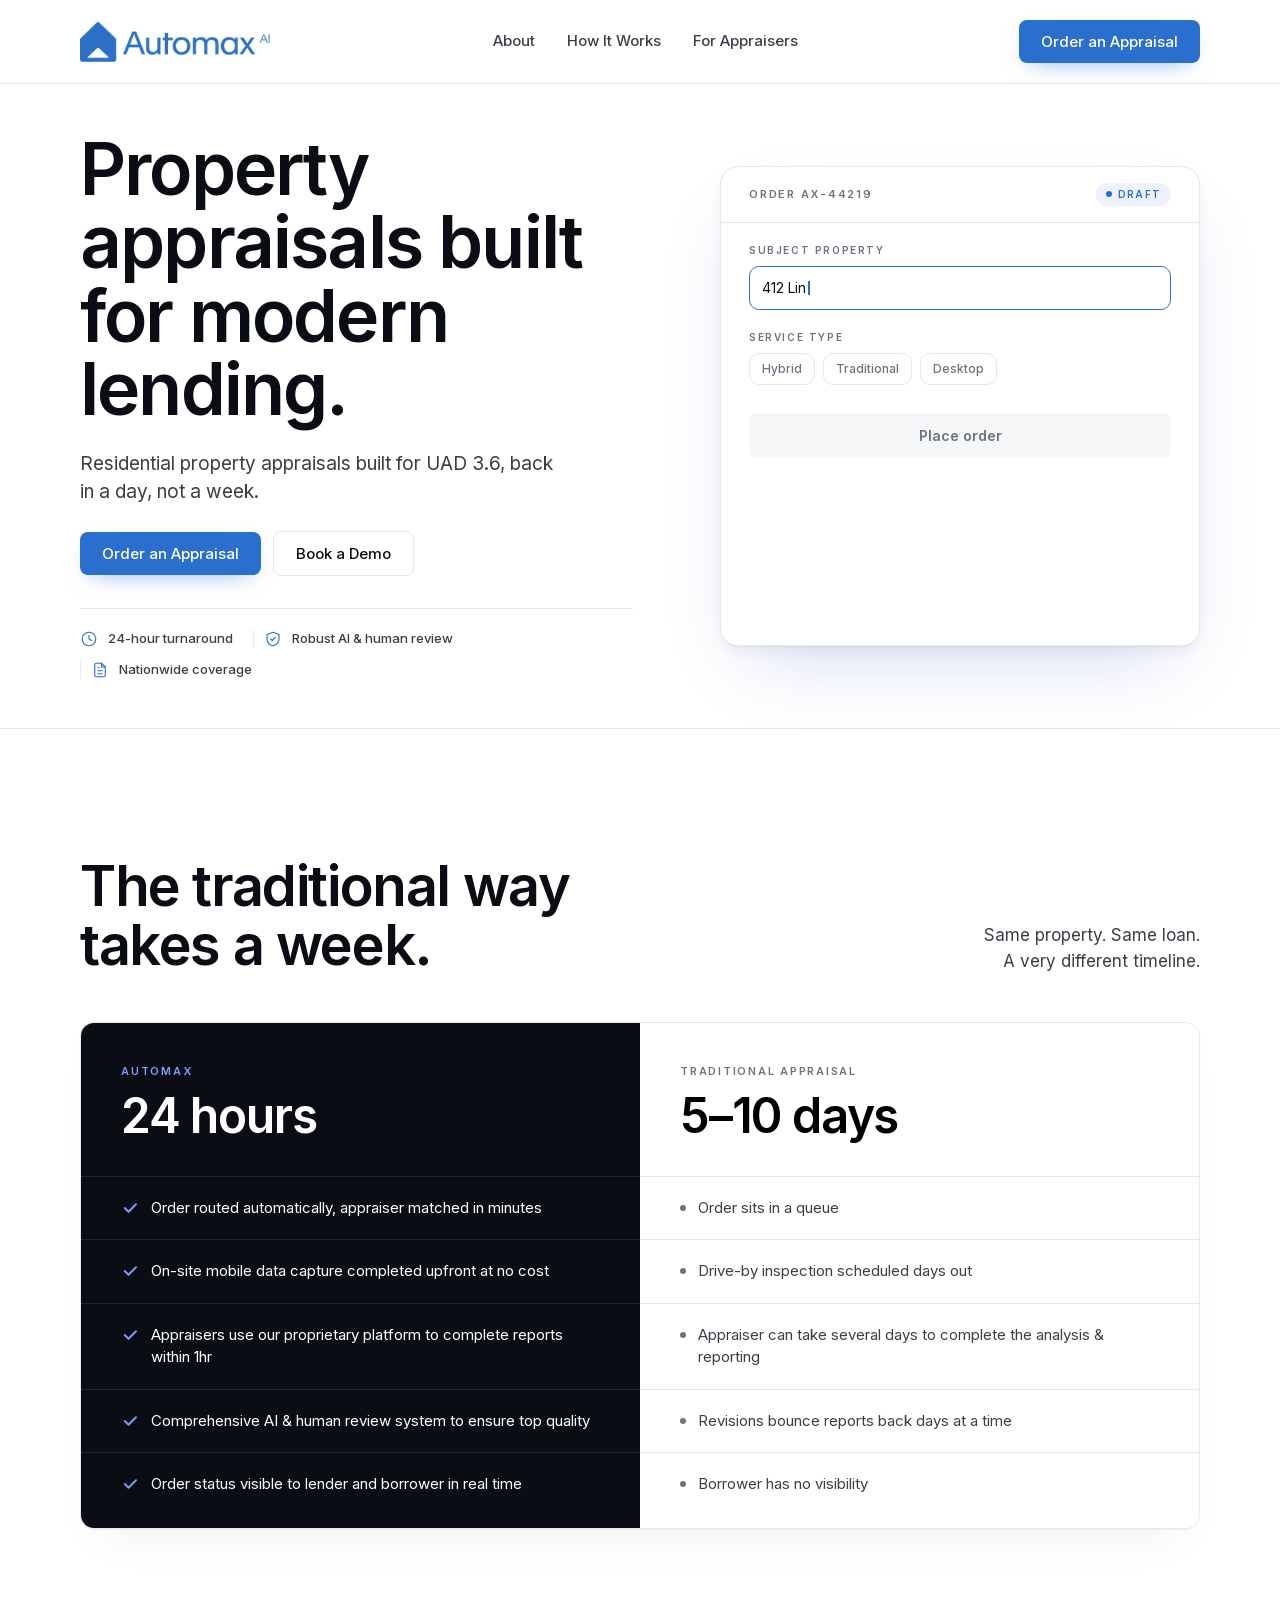
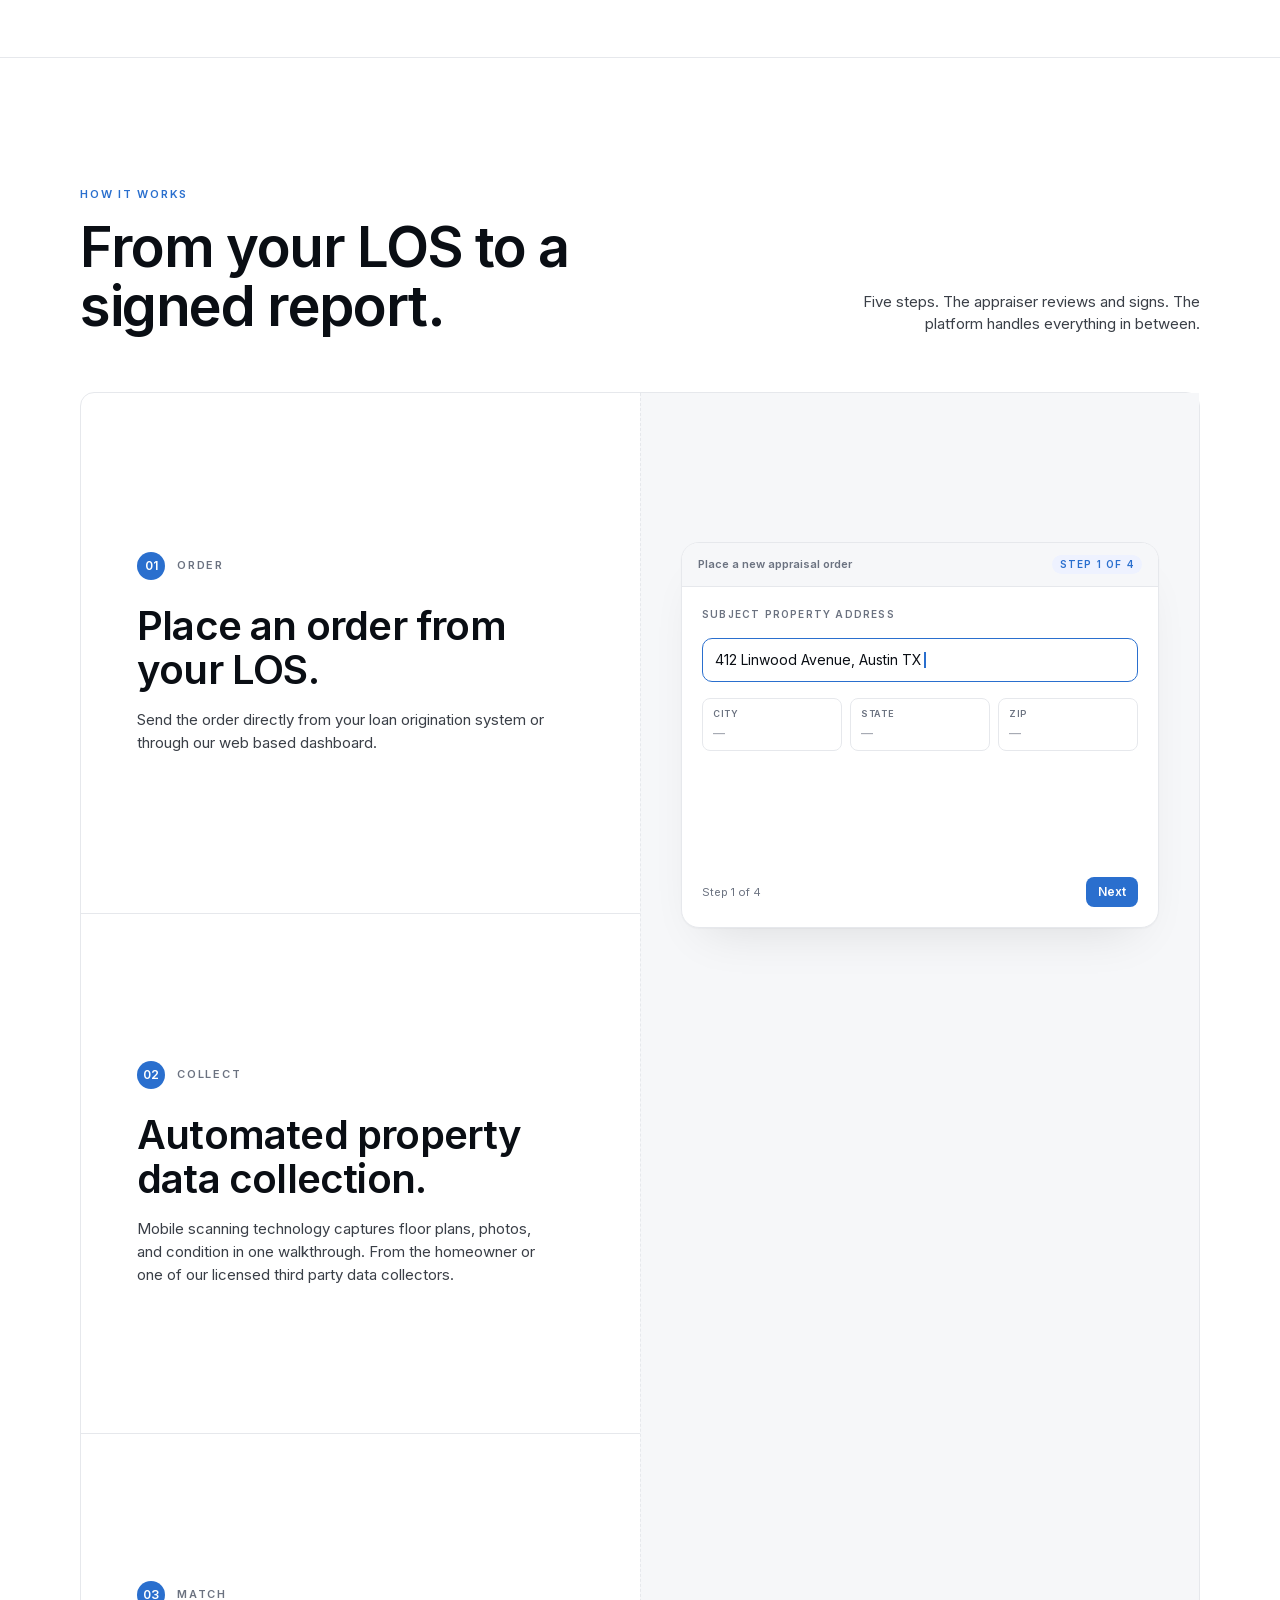
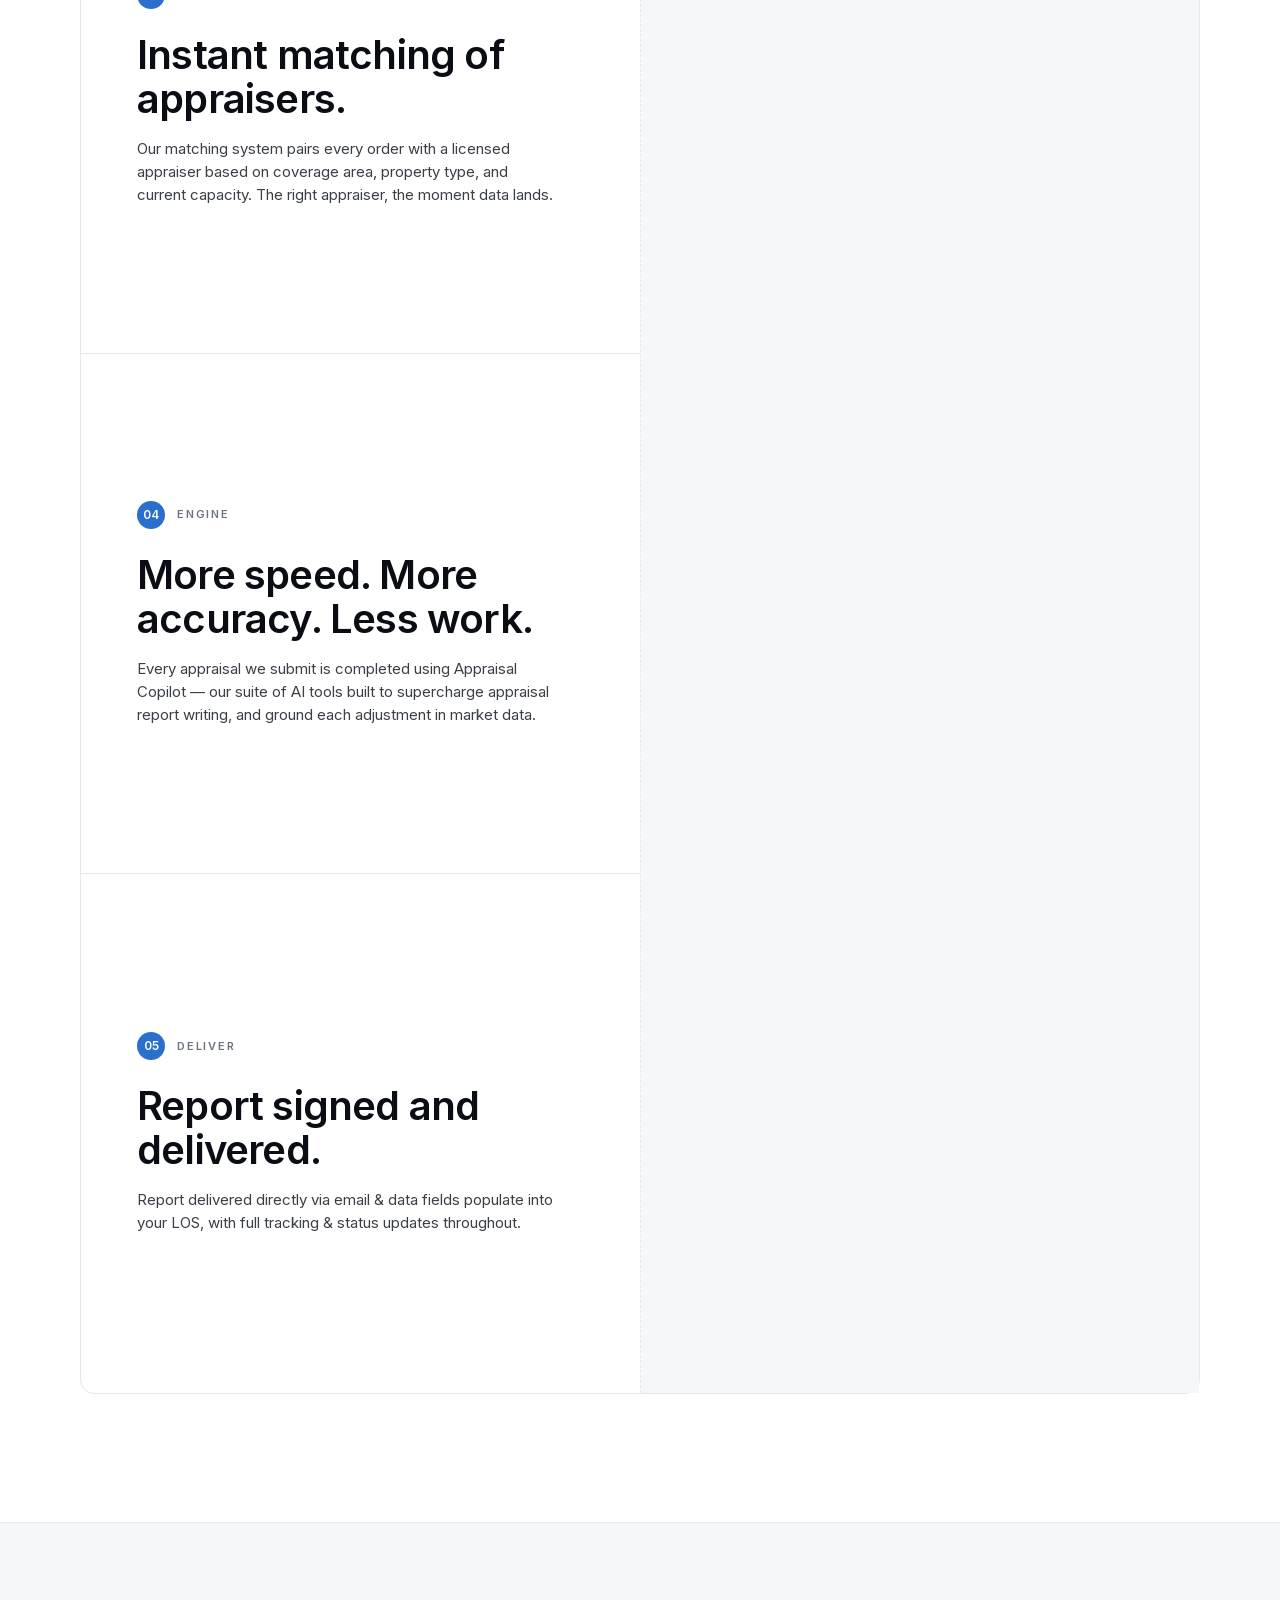
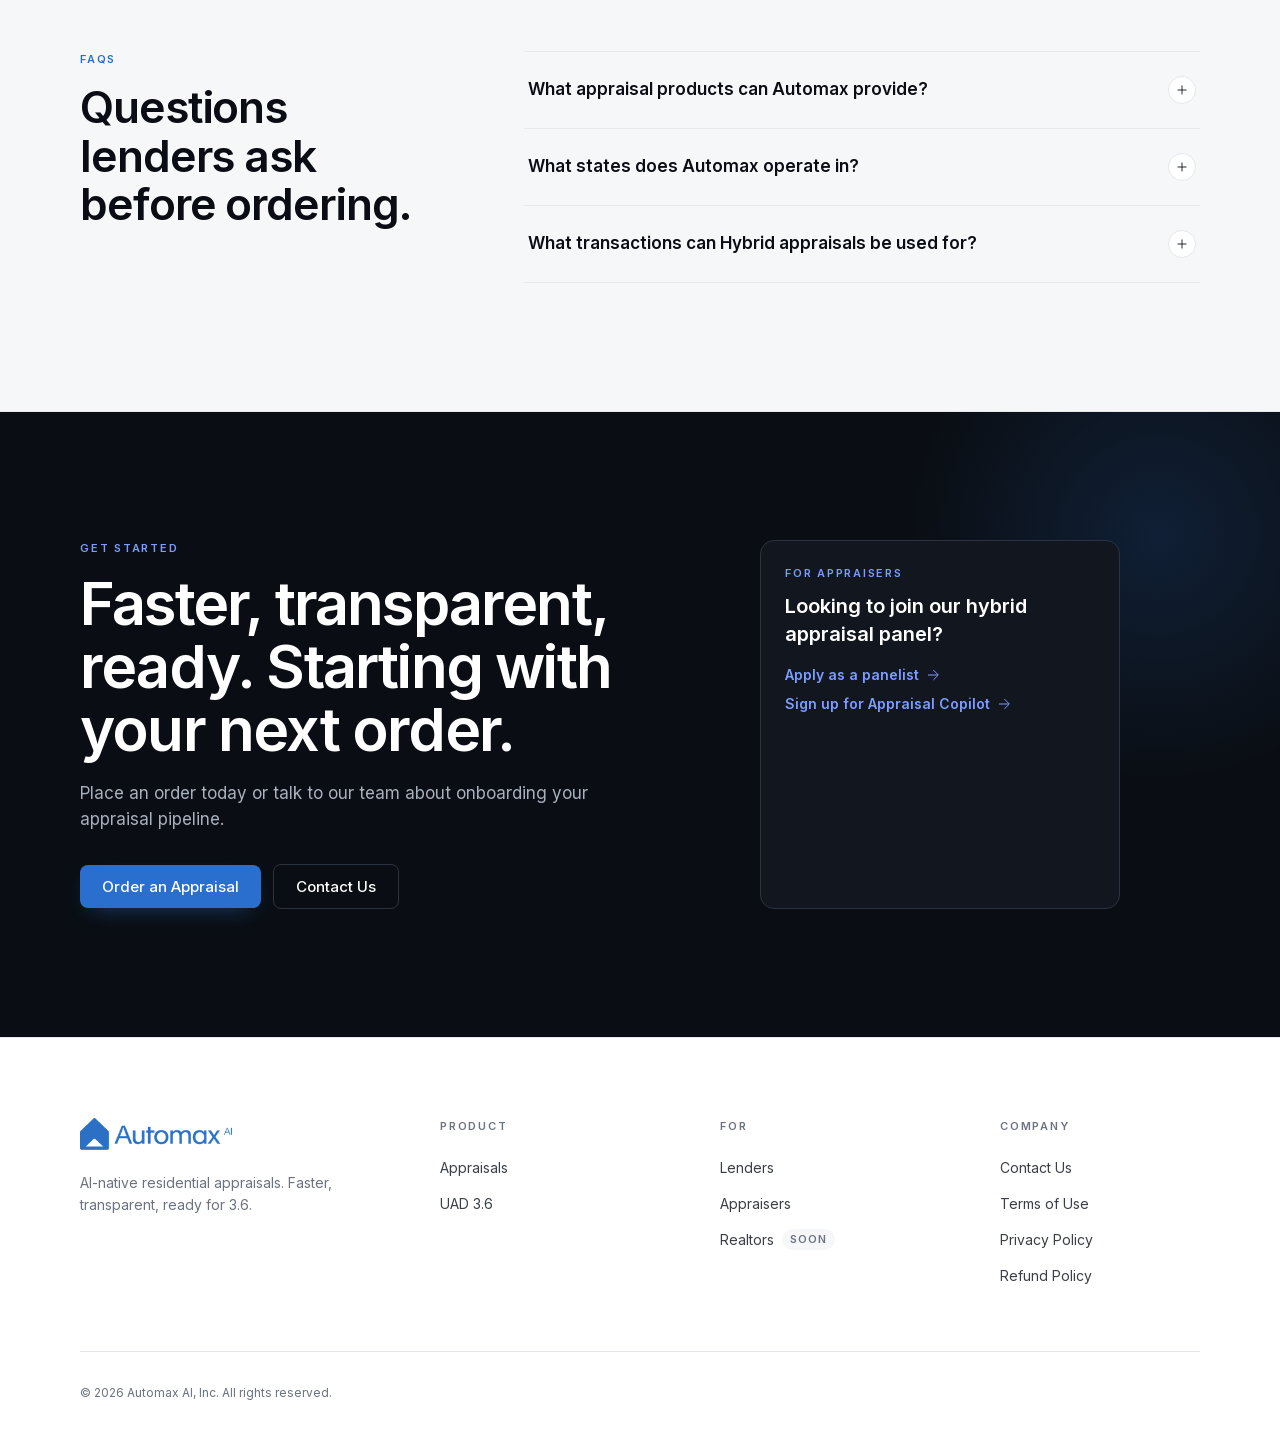
<file: index.html>
<!DOCTYPE html><html lang="en" class="inter_2fe1ab3d-module__-T-KAq__variable antialiased"><head><meta charset="utf-8"><meta name="viewport" content="width=device-width, initial-scale=1"><link rel="preload" href="assets/83afe278b6a6bb3c-s.p.0q-301v4kxxnr.woff2" as="font" crossorigin="" type="font/woff2"><link rel="preload" as="image" imagesrcset="assets/logo_256.png 1x, assets/logo_384.png 2x"><link rel="preload" as="image" imagesrcset="assets/page-01_640.png 640w, assets/page-01_750.png 750w, assets/page-01_828.png 828w, assets/page-01_1080.png 1080w, assets/page-01_1200.png 1200w, assets/page-01_1920.png 1920w, assets/page-01_2048.png 2048w, assets/page-01_3840.png 3840w" imagesizes="(min-width: 1024px) 760px, 100vw"><link rel="stylesheet" href="assets/120.5--c.7.uj.css" data-precedence="next"><link rel="preload" as="script" fetchpriority="low" href="assets/0x__2zp_lruqr.js"><script src="assets/0dgq26a5_oy.a.js" async=""></script><script src="assets/0m_p1bxtorv5i.js" async=""></script><script src="assets/02g3221oh_3le.js" async=""></script><script src="assets/turbopack-0g-m6sc5iikhi.js" async=""></script><script src="assets/0at0qasdhg6ej.js" async=""></script><script src="assets/0he_j2pdr4xqu.js" async=""></script><script src="assets/0d3shmwh5_nmn.js" async=""></script><script src="assets/157ujq-8259s4.js" async=""></script><script src="assets/0pr3nz14hlzcp.js" async=""></script><meta name="next-size-adjust" content=""><title>Automax AI</title><meta name="description" content="AI-assisted analysis. Licensed appraiser review. Ready for UAD 3.6. Order from your LOS and get signed residential appraisals back in days, not weeks."><meta name="application-name" content="Automax AI"><meta name="author" content="Automax AI"><meta name="keywords" content="residential appraisal,AI appraisal,hybrid appraisal,UAD 3.6,appraisal management,mortgage lending,AMC"><meta name="robots" content="index, follow"><meta name="googlebot" content="index, follow, max-video-preview:-1, max-image-preview:large, max-snippet:-1"><link rel="canonical" href="https://automax.ai"><meta property="og:title" content="Automax AI · Property appraisals built for modern lending."><meta property="og:description" content="AI-native residential appraisals. Faster, transparent, ready for 3.6."><meta property="og:url" content="https://automax.ai"><meta property="og:site_name" content="Automax AI"><meta property="og:image" content="https://automax.ai/og.png"><meta property="og:image:width" content="1200"><meta property="og:image:height" content="630"><meta property="og:image:alt" content="Automax AI — AI-native residential appraisals"><meta property="og:type" content="website"><meta name="twitter:card" content="summary_large_image"><meta name="twitter:title" content="Automax AI · Property appraisals built for modern lending."><meta name="twitter:description" content="AI-native residential appraisals. Faster, transparent, ready for 3.6."><meta name="twitter:image" content="https://automax.ai/og.png"><link rel="shortcut icon" href="assets/favicon-96x96.png"><link rel="icon" href="assets/favicon-96x96.png" type="image/png" sizes="96x96"><link rel="apple-touch-icon" href="assets/apple-touch-icon.png" sizes="256x256"><script src="assets/03_yq9q893hmn.js" nomodule=""></script><script src="assets/0nkdokzg2n6ad.js"></script><script src="assets/0-zvjyue1-io_.js"></script><script src="assets/17cfi-ds8s8f7.js"></script><script src="assets/03ubbsim4p4nb.js"></script></head><body class="min-h-screen bg-white text-body"><div hidden=""><!--$--><!--/$--></div><a href="#main-content" class="skip-link">Skip to content</a><header class="sticky top-0 z-50 border-b border-hairline bg-white/90 backdrop-blur-sm" style="opacity: 1; transform: none;"><div class="mx-auto flex w-full max-w-[1440px] items-center justify-between gap-6 px-6 py-4 lg:px-20 lg:py-5"><div class="flex items-center gap-3"><a class="inline-flex shrink-0 items-center" style="width:191px;height:40px" aria-label="Automax AI home" href="index.html"><img alt="Automax AI" width="191" height="40" decoding="async" data-nimg="1" class="block shrink-0" style="color:transparent;width:191px;height:40px" srcset="assets/logo_256.png 1x, assets/logo_384.png 2x" src="assets/logo_384.png"></a></div><nav aria-label="Primary" class="hidden items-center gap-8 text-[15px] font-medium text-body lg:flex"><a class="transition-colors hover:text-ink" href="index.html">About</a><a class="transition-colors hover:text-ink" href="index.html">How It Works</a><a class="transition-colors hover:text-ink" href="appraisers.html">For Appraisers</a></nav><div class="flex shrink-0 items-center gap-3"><button type="button" class="inline-flex items-center gap-2 rounded-button font-medium leading-none transition-colors duration-150 focus-visible:outline-none focus-visible:ring-2 focus-visible:ring-cobalt focus-visible:ring-offset-2 bg-cobalt text-white hover:bg-cobalt-ink shadow-[0_8px_24px_-12px_rgba(42,111,206,0.7)] px-[18px] py-[10px] text-[14px] whitespace-nowrap md:px-[22px] md:py-[14px] md:text-[15px]"><span class="md:hidden">Order</span><span class="hidden md:inline">Order an Appraisal</span></button><button type="button" aria-label="Open menu" aria-expanded="false" class="inline-flex h-10 w-10 items-center justify-center rounded-md border border-hairline text-ink lg:hidden"><svg width="20" height="20" viewBox="0 0 24 24" fill="none" stroke="currentColor" stroke-width="1.5" stroke-linecap="round" stroke-linejoin="round" aria-hidden="true" focusable="false"><path d="M4 7h16M4 12h16M4 17h16"></path></svg></button></div></div></header><main id="main-content"><section class="border-b border-hairline bg-white" aria-labelledby="hero-heading"><div class="mx-auto w-full max-w-[1440px] px-6 py-8 lg:px-20 lg:py-12"><div class="flex flex-col items-start gap-8 lg:flex-row lg:items-center lg:gap-16"><div class="flex w-full flex-col gap-6 lg:flex-[1.1]"><h1 id="hero-heading" class="font-semibold tracking-[-0.025em] text-ink" style="font-size:clamp(40px, 6vw, 72px);line-height:1.02">Property appraisals built for modern lending.</h1><p class="max-w-[480px] text-[19px] leading-[1.5] text-body">Residential property appraisals built for UAD 3.6, back in a day, not a week.</p><div class="flex flex-wrap items-center gap-3"><button type="button" class="inline-flex items-center gap-2 rounded-button font-medium leading-none transition-colors duration-150 focus-visible:outline-none focus-visible:ring-2 focus-visible:ring-cobalt focus-visible:ring-offset-2 bg-cobalt text-white hover:bg-cobalt-ink shadow-[0_8px_24px_-12px_rgba(42,111,206,0.7)] px-[22px] py-[14px] text-[15px]">Order an Appraisal</button><button type="button" class="inline-flex items-center gap-2 rounded-button font-medium leading-none transition-colors duration-150 focus-visible:outline-none focus-visible:ring-2 focus-visible:ring-cobalt focus-visible:ring-offset-2 bg-white text-ink border border-hairline hover:border-cobalt hover:text-cobalt px-[22px] py-[14px] text-[15px]">Book a Demo</button></div><div class="mt-2 flex flex-wrap items-center gap-x-5 gap-y-3 border-t border-hairline pt-5"><div class="flex items-center gap-2.5"><svg width="18" height="18" viewBox="0 0 24 24" fill="none" stroke="currentColor" stroke-width="1.5" stroke-linecap="round" stroke-linejoin="round" aria-hidden="true" focusable="false" class="text-cobalt"><circle cx="12" cy="12" r="9"></circle><path d="M12 7v5l3.5 2"></path></svg><span class="text-[13px] font-medium text-body">24-hour turnaround</span></div><div class="flex items-center gap-2.5"><span class="h-[18px] w-px bg-hairline" aria-hidden="true"></span><svg width="18" height="18" viewBox="0 0 24 24" fill="none" stroke="currentColor" stroke-width="1.5" stroke-linecap="round" stroke-linejoin="round" aria-hidden="true" focusable="false" class="text-cobalt"><path d="M12 3 4 6v6c0 4.5 3.4 8.4 8 9 4.6-.6 8-4.5 8-9V6l-8-3Z"></path><path d="m9 12 2 2 4-4"></path></svg><span class="text-[13px] font-medium text-body">Robust AI &amp; human review</span></div><div class="flex items-center gap-2.5"><span class="h-[18px] w-px bg-hairline" aria-hidden="true"></span><svg width="18" height="18" viewBox="0 0 24 24" fill="none" stroke="currentColor" stroke-width="1.5" stroke-linecap="round" stroke-linejoin="round" aria-hidden="true" focusable="false" class="text-cobalt"><path d="M14 3H7a2 2 0 0 0-2 2v14a2 2 0 0 0 2 2h10a2 2 0 0 0 2-2V8l-5-5Z"></path><path d="M14 3v5h5"></path><path d="M9 13h6M9 17h6M9 9h2"></path></svg><span class="text-[13px] font-medium text-body">Nationwide coverage</span></div></div></div><div class="w-full lg:flex-1"><div class="flex w-full justify-center lg:justify-end"><div class="relative w-full max-w-[480px]" aria-label="Order workflow animation"><div class="relative w-full overflow-hidden rounded-panel border border-hairline bg-white" style="box-shadow:0 1px 2px rgba(10,14,20,0.04), 0 8px 16px -4px rgba(10,14,20,0.06), 0 32px 80px -32px rgba(15,45,184,0.22);min-height:480px"><div class="flex items-center justify-between border-b border-hairline px-7 py-4"><span class="text-[11px] font-semibold uppercase tracking-[0.16em] text-muted">Order AX-44219</span><span class="inline-flex items-center gap-1.5 rounded-full bg-tint px-2.5 py-1 text-[10px] font-semibold uppercase tracking-[0.12em] text-cobalt"><span class="block shrink-0 grow-0 self-center rounded-full bg-cobalt" style="width:6px;height:6px" aria-hidden="true"></span>Draft</span></div><div class="relative"><div class="px-7 pb-7 pt-5" style="opacity: 1; transform: none;"><div class="flex flex-col gap-5"><div class="flex flex-col gap-2"><div class="text-[10px] font-semibold uppercase tracking-[0.16em] text-muted">Subject property</div><div class="flex h-11 items-center rounded-[10px] bg-white px-3 text-[14px] text-ink" style="border-style: solid; border-color: rgb(42, 111, 206); border-width: 1.5px;"><span>412 Lin</span><span aria-hidden="true" class="inline-block h-[14px] w-[1.5px] bg-cobalt ml-0.5" style="opacity: 1;"></span></div></div><div class="flex flex-col gap-2"><div class="text-[10px] font-semibold uppercase tracking-[0.16em] text-muted">Service type</div><div class="flex flex-wrap gap-2"><span class="inline-block rounded-pill px-3 py-1.5 text-[12px]" style="border-style: solid; background-color: rgb(255, 255, 255); border-color: rgb(230, 232, 236); border-width: 1px; color: rgb(107, 114, 128); font-weight: 500; transform: none;">Hybrid</span><span class="inline-block rounded-pill px-3 py-1.5 text-[12px]" style="border-style: solid; background-color: rgb(255, 255, 255); border-color: rgb(230, 232, 236); border-width: 1px; color: rgb(107, 114, 128); font-weight: 500; transform: none;">Traditional</span><span class="inline-block rounded-pill px-3 py-1.5 text-[12px]" style="border-style: solid; background-color: rgb(255, 255, 255); border-color: rgb(230, 232, 236); border-width: 1px; color: rgb(107, 114, 128); font-weight: 500; transform: none;">Desktop</span></div></div><button type="button" disabled="" class="mt-2 inline-flex w-full items-center justify-center gap-2 rounded-button px-4 py-3 text-[14px] font-semibold" style="background-color: rgb(246, 247, 249); color: rgb(107, 114, 128); box-shadow: rgba(0, 0, 0, 0) 0px 0px 0px; transform: none;">Place order</button></div></div></div></div></div></div></div></div></div></section><section class="border-b border-hairline bg-white" aria-labelledby="compare-heading"><div class="mx-auto w-full max-w-[1440px] px-6 py-24 lg:px-20 lg:py-32"><div class="flex flex-col items-start justify-between gap-6 md:flex-row md:items-end"><h2 id="compare-heading" class="max-w-[640px] font-semibold tracking-[-0.025em] text-ink" style="font-size:clamp(36px, 5vw, 56px);line-height:1.05">The traditional way takes a week.</h2><p class="max-w-[340px] text-[17px] leading-[1.5] text-body md:text-right">Same property. Same loan. A&nbsp;very&nbsp;different&nbsp;timeline.</p></div><div class="mt-12 grid grid-cols-1 overflow-hidden rounded-card border border-hairline md:grid-cols-2" style="box-shadow:0 1px 2px rgba(10,14,20,0.04), 0 24px 48px -24px rgba(10,14,20,0.08)"><div class="bg-dark-bg text-white"><div class="px-10 pt-10 pb-9"><div class="text-[11px] font-semibold uppercase tracking-[0.16em] text-cobalt-light">Automax</div><div class="mt-3 text-[48px] font-semibold leading-none tracking-[-0.025em] text-white">24 hours</div></div><ul class="border-t border-dark-hairline"><li class="flex items-start gap-3 px-10 py-5 border-b border-dark-hairline"><svg width="18" height="18" viewBox="0 0 24 24" fill="none" stroke="currentColor" stroke-width="2.5" stroke-linecap="round" stroke-linejoin="round" aria-hidden="true" focusable="false" class="mt-0.5 shrink-0 text-cobalt-light"><path d="m5 12 5 5L20 7"></path></svg><span class="text-[15px] leading-[1.5] text-white">Order routed automatically, appraiser matched in minutes</span></li><li class="flex items-start gap-3 px-10 py-5 border-b border-dark-hairline"><svg width="18" height="18" viewBox="0 0 24 24" fill="none" stroke="currentColor" stroke-width="2.5" stroke-linecap="round" stroke-linejoin="round" aria-hidden="true" focusable="false" class="mt-0.5 shrink-0 text-cobalt-light"><path d="m5 12 5 5L20 7"></path></svg><span class="text-[15px] leading-[1.5] text-white">On-site mobile data capture completed upfront at no cost</span></li><li class="flex items-start gap-3 px-10 py-5 border-b border-dark-hairline"><svg width="18" height="18" viewBox="0 0 24 24" fill="none" stroke="currentColor" stroke-width="2.5" stroke-linecap="round" stroke-linejoin="round" aria-hidden="true" focusable="false" class="mt-0.5 shrink-0 text-cobalt-light"><path d="m5 12 5 5L20 7"></path></svg><span class="text-[15px] leading-[1.5] text-white">Appraisers use our proprietary platform to complete reports within 1hr</span></li><li class="flex items-start gap-3 px-10 py-5 border-b border-dark-hairline"><svg width="18" height="18" viewBox="0 0 24 24" fill="none" stroke="currentColor" stroke-width="2.5" stroke-linecap="round" stroke-linejoin="round" aria-hidden="true" focusable="false" class="mt-0.5 shrink-0 text-cobalt-light"><path d="m5 12 5 5L20 7"></path></svg><span class="text-[15px] leading-[1.5] text-white">Comprehensive AI &amp; human review system to ensure top quality</span></li><li class="flex items-start gap-3 px-10 py-5 pb-8"><svg width="18" height="18" viewBox="0 0 24 24" fill="none" stroke="currentColor" stroke-width="2.5" stroke-linecap="round" stroke-linejoin="round" aria-hidden="true" focusable="false" class="mt-0.5 shrink-0 text-cobalt-light"><path d="m5 12 5 5L20 7"></path></svg><span class="text-[15px] leading-[1.5] text-white">Order status visible to lender and borrower in real time</span></li></ul></div><div style="background-color:#FFFFFF"><div class="px-10 pt-10 pb-9"><div class="text-[11px] font-semibold uppercase tracking-[0.16em] text-muted">Traditional appraisal</div><div class="mt-3 text-[48px] font-semibold leading-none tracking-[-0.025em] text-black">5–10 days</div></div><ul class="border-t border-hairline"><li class="flex items-start gap-3 px-10 py-5 border-b border-hairline"><span class="mt-2 h-1.5 w-1.5 shrink-0 rounded-full bg-muted" aria-hidden="true"></span><span class="text-[15px] leading-[1.5] text-body">Order sits in a queue</span></li><li class="flex items-start gap-3 px-10 py-5 border-b border-hairline"><span class="mt-2 h-1.5 w-1.5 shrink-0 rounded-full bg-muted" aria-hidden="true"></span><span class="text-[15px] leading-[1.5] text-body">Drive-by inspection scheduled days out</span></li><li class="flex items-start gap-3 px-10 py-5 border-b border-hairline"><span class="mt-2 h-1.5 w-1.5 shrink-0 rounded-full bg-muted" aria-hidden="true"></span><span class="text-[15px] leading-[1.5] text-body">Appraiser can take several days to complete the analysis &amp; reporting</span></li><li class="flex items-start gap-3 px-10 py-5 border-b border-hairline"><span class="mt-2 h-1.5 w-1.5 shrink-0 rounded-full bg-muted" aria-hidden="true"></span><span class="text-[15px] leading-[1.5] text-body">Revisions bounce reports back days at a time</span></li><li class="flex items-start gap-3 px-10 py-5 pb-8"><span class="mt-2 h-1.5 w-1.5 shrink-0 rounded-full bg-muted" aria-hidden="true"></span><span class="text-[15px] leading-[1.5] text-body">Borrower has no visibility</span></li></ul></div></div></div></section><section id="how-it-works" class="border-b border-hairline bg-white" aria-labelledby="hiw-heading"><div class="mx-auto w-full max-w-[1440px] px-6 py-24 lg:px-20 lg:py-32"><div class="flex flex-col items-start justify-between gap-6 md:flex-row md:items-end"><div><div class="text-[11px] font-semibold uppercase tracking-[0.16em] text-cobalt">How it works</div><h2 id="hiw-heading" class="mt-4 max-w-[640px] font-semibold tracking-[-0.025em] text-ink" style="font-size:clamp(36px, 5vw, 56px);line-height:1.05">From your LOS to a signed report.</h2></div><p class="max-w-[340px] text-[15px] leading-[1.5] text-body md:text-right">Five steps. The appraiser reviews and signs. The platform handles everything in between.</p></div><div class="mt-14 rounded-card border border-hairline"><div class="grid grid-cols-1 lg:grid-cols-2"><div><div class="flex flex-col justify-center px-6 py-12 lg:min-h-[520px] lg:px-14 lg:py-18 "><div class="flex items-center gap-3"><span class="flex h-7 w-7 items-center justify-center rounded-full bg-cobalt text-[12px] font-semibold text-white">01</span><span class="text-[11px] font-semibold uppercase tracking-[0.16em] text-muted">Order</span></div><h3 class="mt-6 max-w-[420px] font-semibold tracking-[-0.02em] text-ink" style="font-size:clamp(26px, 3.2vw, 40px);line-height:1.1">Place an order from your LOS.</h3><p class="mt-4 max-w-[420px] text-[15px] leading-[1.55] text-body">Send the order directly from your loan origination system or through our web based dashboard.</p><div class="mt-8 lg:hidden"><div class="mx-auto" style="width:480px;zoom:0.625"><div class="overflow-hidden rounded-panel border border-hairline bg-white" style="box-shadow:0 1px 2px rgba(10,14,20,0.04), 0 24px 48px -24px rgba(10,14,20,0.12)"><header class="flex items-center justify-between border-b border-hairline bg-surface px-4 py-3"><span class="text-[11px] font-semibold text-muted">Place a new appraisal order</span><span class="inline-flex items-center gap-1.5 rounded-full bg-tint px-2 py-0.5 text-[10px] font-semibold uppercase tracking-[0.12em] text-cobalt">Submitted</span></header><div class="relative min-h-[340px]"><div class="absolute inset-0 flex flex-col" style="opacity: 1; transform: none;"><div class="flex flex-1 flex-col items-center justify-center gap-3 px-6 py-10 text-center"><div class="relative flex items-center justify-center rounded-full" style="width:64px;height:64px"><svg width="64" height="64" viewBox="0 0 64 64"><circle cx="32" cy="32" r="30" fill="rgba(42,111,206,0.10)"></circle><circle cx="32" cy="32" r="30" fill="none" stroke="#2A6FCE" stroke-width="2.5" stroke-linecap="round" stroke-dasharray="188.49555921538757" stroke-dashoffset="0" style="transform:rotate(-90deg);transform-origin:center"></circle></svg><span class="absolute inline-flex text-cobalt" style="transform:none"><svg width="26" height="26" viewBox="0 0 24 24" fill="none" stroke="currentColor" stroke-width="3" stroke-linecap="round" stroke-linejoin="round" aria-hidden="true" focusable="false"><path d="m5 12 5 5L20 7"></path></svg></span></div><div class="flex flex-col gap-0.5"><span class="text-[15px] font-semibold text-ink">Order placed</span><span class="text-[12px] text-muted">Order AX-44219 · routing to capture team</span></div></div></div></div></div></div></div></div><div class="flex flex-col justify-center px-6 py-12 lg:min-h-[520px] lg:px-14 lg:py-18 border-t border-hairline"><div class="flex items-center gap-3"><span class="flex h-7 w-7 items-center justify-center rounded-full bg-cobalt text-[12px] font-semibold text-white">02</span><span class="text-[11px] font-semibold uppercase tracking-[0.16em] text-muted">Collect</span></div><h3 class="mt-6 max-w-[420px] font-semibold tracking-[-0.02em] text-ink" style="font-size:clamp(26px, 3.2vw, 40px);line-height:1.1">Automated property data collection.</h3><p class="mt-4 max-w-[420px] text-[15px] leading-[1.55] text-body">Mobile scanning technology captures floor plans, photos, and condition in one walkthrough. From the homeowner or one of our licensed third party data collectors.</p><div class="mt-8 lg:hidden"><div class="mx-auto" style="max-width:220px"><div class="rounded-panel border border-hairline p-3" style="background-color:#dee2e7;box-shadow:0 1px 2px rgba(10,14,20,0.04), 0 24px 48px -24px rgba(10,14,20,0.16)"><div class="relative overflow-hidden rounded-[14px] border border-hairline bg-black" style="aspect-ratio:540 / 1176"><img alt="Automated property data collection." loading="lazy" decoding="async" data-nimg="fill" class="object-cover" style="position:absolute;height:100%;width:100%;left:0;top:0;right:0;bottom:0;color:transparent" sizes="220px" srcset="assets/inspection-poster_32.jpg 32w, assets/inspection-poster_48.jpg 48w, assets/inspection-poster_64.jpg 64w, assets/inspection-poster_96.jpg 96w, assets/inspection-poster_128.jpg 128w, assets/inspection-poster_256.jpg 256w, assets/inspection-poster_384.jpg 384w, assets/inspection-poster_640.jpg 640w, assets/inspection-poster_750.jpg 750w, assets/inspection-poster_828.jpg 828w, assets/inspection-poster_1080.jpg 1080w, assets/inspection-poster_1200.jpg 1200w, assets/inspection-poster_1920.jpg 1920w, assets/inspection-poster_2048.jpg 2048w, assets/inspection-poster_3840.jpg 3840w" src="assets/inspection-poster_3840.jpg"></div></div></div></div></div><div class="flex flex-col justify-center px-6 py-12 lg:min-h-[520px] lg:px-14 lg:py-18 border-t border-hairline"><div class="flex items-center gap-3"><span class="flex h-7 w-7 items-center justify-center rounded-full bg-cobalt text-[12px] font-semibold text-white">03</span><span class="text-[11px] font-semibold uppercase tracking-[0.16em] text-muted">Match</span></div><h3 class="mt-6 max-w-[420px] font-semibold tracking-[-0.02em] text-ink" style="font-size:clamp(26px, 3.2vw, 40px);line-height:1.1">Instant matching of appraisers.</h3><p class="mt-4 max-w-[420px] text-[15px] leading-[1.55] text-body">Our matching system pairs every order with a licensed appraiser based on coverage area, property type, and current capacity. The right appraiser, the moment data lands.</p><div class="mt-8 lg:hidden"><div class="mx-auto" style="width:560px;zoom:0.5357142857142857"><div class="overflow-hidden rounded-panel border border-hairline bg-white" style="box-shadow:0 1px 2px rgba(10,14,20,0.04), 0 24px 48px -24px rgba(10,14,20,0.12)"><header class="flex items-center justify-between border-b border-hairline bg-surface px-4 py-3"><span class="text-[11px] font-semibold text-muted">Your Appraisals</span><span class="inline-flex items-center gap-1.5 rounded-full bg-tint px-2 py-0.5 text-[10px] font-semibold uppercase tracking-[0.12em] text-cobalt" style="opacity: 1; transform: none;"><span aria-hidden="true" class="inline-block rounded-full bg-cobalt" style="width:5px;height:5px"></span>0<!-- --> <!-- -->Offered</span></header><div class="relative flex flex-col gap-3 bg-[#fafbfc] p-3"><div class="overflow-hidden rounded-[12px] border border-hairline bg-white" style="border-left-color:#F59E0B;border-left-width:0"><div class="flex items-center gap-2 border-b border-hairline px-3 py-2.5"><span aria-hidden="true" class="inline-block rounded-full" style="width:7px;height:7px;background-color:#F59E0B"></span><span class="text-[12px] font-semibold text-ink">Offered Orders</span><span class="inline-flex h-4 min-w-[16px] items-center justify-center rounded-full bg-surface px-1 text-[10px] font-semibold tabular-nums text-muted" style="opacity: 1; transform: none;">0</span></div><div class="grid items-center gap-3 border-b border-hairline/60 bg-[#fafbfc] px-3 py-1.5" style="grid-template-columns:minmax(0, 1.4fr) auto auto auto auto"><span class="truncate whitespace-nowrap text-[9px] font-semibold uppercase tracking-[0.08em] text-muted">Address</span><span class="truncate whitespace-nowrap text-[9px] font-semibold uppercase tracking-[0.08em] text-muted">Report Type</span><span class="truncate whitespace-nowrap text-[9px] font-semibold uppercase tracking-[0.08em] text-muted">Appraisal Type</span><span class="truncate whitespace-nowrap text-[9px] font-semibold uppercase tracking-[0.08em] text-muted">Due Date</span><span class="truncate whitespace-nowrap text-[9px] font-semibold uppercase tracking-[0.08em] text-muted">Actions</span></div><div class="relative"><div style="pointer-events:none;opacity:0;transform:translateY(-12px)"><div class="grid items-center gap-3 border-l-[3px] px-3 py-2.5" style="border-left-color:#F59E0B;grid-template-columns:minmax(0, 1.4fr) auto auto auto auto"><div class="flex min-w-0 items-center gap-1.5"><span class="truncate text-[11.5px] font-semibold text-ink">412 Linwood Avenue</span><span class="shrink-0 text-muted/70" aria-hidden="true"><svg width="11" height="11" viewBox="0 0 24 24" fill="none" stroke="currentColor" stroke-width="1.8" stroke-linecap="round" stroke-linejoin="round" aria-hidden="true"><rect x="8" y="8" width="12" height="12" rx="2"></rect><path d="M16 8V6a2 2 0 0 0-2-2H6a2 2 0 0 0-2 2v8a2 2 0 0 0 2 2h2"></path></svg></span></div><div class="flex items-center gap-1.5 whitespace-nowrap"><span class="shrink-0 text-cobalt" aria-hidden="true"><svg width="12" height="12" viewBox="0 0 24 24" fill="currentColor" aria-hidden="true"><path d="M12 3 3 11h2v8h6v-5h2v5h6v-8h2L12 3Z"></path></svg></span><span class="text-[11px] text-ink">GP Form</span></div><span class="whitespace-nowrap text-[11px] text-ink">Hybrid Appraisal</span><span class="whitespace-nowrap text-[11px] text-muted">—</span><div class="flex items-center gap-1.5"><div class="relative"><span aria-hidden="true" class="absolute inset-0 rounded-[6px] ring-2 ring-cobalt/60" style="opacity:0;transform:none"></span><button type="button" aria-label="Accept" tabindex="-1" class="inline-flex items-center gap-1 rounded-[6px] bg-[#E8F6EE] px-2 py-1 text-[10px] font-semibold text-[#0F8A5F]" style="transform: none;"><svg width="10" height="10" viewBox="0 0 24 24" fill="none" stroke="currentColor" stroke-width="3" stroke-linecap="round" stroke-linejoin="round" aria-hidden="true"><path d="m5 12 5 5L20 7"></path></svg>Accept</button></div><span class="inline-flex items-center gap-1 rounded-[6px] bg-[#FCE9E9] px-2 py-1 text-[10px] font-semibold text-[#B43A3A]"><svg width="10" height="10" viewBox="0 0 24 24" fill="none" stroke="currentColor" stroke-width="3" stroke-linecap="round" stroke-linejoin="round" aria-hidden="true"><path d="M6 6l12 12M18 6 6 18"></path></svg>Decline</span></div></div></div></div></div><div class="overflow-hidden rounded-[12px] border border-hairline bg-white" style="border-left-color:var(--color-cobalt);border-left-width:0"><div class="flex items-center gap-2 border-b border-hairline px-3 py-2.5"><span aria-hidden="true" class="inline-block rounded-full" style="width:7px;height:7px;background-color:var(--color-cobalt)"></span><span class="text-[12px] font-semibold text-ink">Assigned Appraisals</span><span class="inline-flex h-4 min-w-[16px] items-center justify-center rounded-full bg-surface px-1 text-[10px] font-semibold tabular-nums text-muted" style="opacity: 1; transform: none;">1</span></div><div class="grid items-center gap-3 border-b border-hairline/60 bg-[#fafbfc] px-3 py-1.5" style="grid-template-columns:minmax(0, 1.4fr) auto auto auto auto auto"><span class="truncate whitespace-nowrap text-[9px] font-semibold uppercase tracking-[0.08em] text-muted">Address</span><span class="truncate whitespace-nowrap text-[9px] font-semibold uppercase tracking-[0.08em] text-muted">Report Type</span><span class="truncate whitespace-nowrap text-[9px] font-semibold uppercase tracking-[0.08em] text-muted">Appraisal Type</span><span class="truncate whitespace-nowrap text-[9px] font-semibold uppercase tracking-[0.08em] text-muted">Due Date</span><span class="truncate whitespace-nowrap text-[9px] font-semibold uppercase tracking-[0.08em] text-muted">Status</span><span class="truncate whitespace-nowrap text-[9px] font-semibold uppercase tracking-[0.08em] text-muted">Created</span></div><div class="relative min-h-[48px]"><div class="absolute inset-0 flex items-center justify-center px-3 py-3 text-[11px] text-muted" style="pointer-events:none;opacity:0">No assigned appraisals yet</div><div style="pointer-events:auto;opacity:1;transform:none"><div class="grid items-center gap-3 border-l-[3px] border-cobalt px-3 py-2.5" style="grid-template-columns:minmax(0, 1.4fr) auto auto auto auto auto;background-color:rgba(238,242,255,0)"><div class="flex min-w-0 items-center gap-1.5"><span class="truncate text-[11.5px] font-semibold text-ink">412 Linwood Avenue</span><span class="shrink-0 text-muted/70" aria-hidden="true"><svg width="11" height="11" viewBox="0 0 24 24" fill="none" stroke="currentColor" stroke-width="1.8" stroke-linecap="round" stroke-linejoin="round" aria-hidden="true"><rect x="8" y="8" width="12" height="12" rx="2"></rect><path d="M16 8V6a2 2 0 0 0-2-2H6a2 2 0 0 0-2 2v8a2 2 0 0 0 2 2h2"></path></svg></span></div><div class="flex items-center gap-1.5 whitespace-nowrap"><span class="shrink-0 text-cobalt" aria-hidden="true"><svg width="12" height="12" viewBox="0 0 24 24" fill="currentColor" aria-hidden="true"><path d="M12 3 3 11h2v8h6v-5h2v5h6v-8h2L12 3Z"></path></svg></span><span class="text-[11px] text-ink">GP Form</span></div><span class="whitespace-nowrap text-[11px] text-ink">Hybrid Appraisal</span><span class="whitespace-nowrap text-[11px] text-muted">—</span><div class="flex items-center gap-1.5 whitespace-nowrap"><span class="inline-flex items-center rounded-full bg-[#FFF1E0] px-1.5 py-0.5 text-[9.5px] font-semibold text-[#B45A0B]">Pending</span><span class="inline-flex items-center rounded-full bg-tint px-1.5 py-0.5 text-[9.5px] font-semibold text-cobalt">Inspected</span></div><div class="flex items-center gap-1.5 whitespace-nowrap"><svg width="12" height="12" viewBox="0 0 24 24" fill="none" stroke="currentColor" stroke-width="1.8" stroke-linecap="round" stroke-linejoin="round" aria-hidden="true" class="text-muted"><path d="M12 3v12"></path><path d="m7 10 5 5 5-5"></path><path d="M5 21h14"></path></svg><span class="text-[11px] text-ink">Apr 14, 2026</span><span class="ml-1 text-[#B43A3A]"><svg width="11" height="11" viewBox="0 0 24 24" fill="none" stroke="currentColor" stroke-width="1.8" stroke-linecap="round" stroke-linejoin="round" aria-hidden="true"><path d="M4 7h16"></path><path d="M10 11v6M14 11v6"></path><path d="M6 7v13a1 1 0 0 0 1 1h10a1 1 0 0 0 1-1V7"></path><path d="M9 7V4h6v3"></path></svg></span></div></div></div></div></div></div></div></div></div></div><div class="flex flex-col justify-center px-6 py-12 lg:min-h-[520px] lg:px-14 lg:py-18 border-t border-hairline"><div class="flex items-center gap-3"><span class="flex h-7 w-7 items-center justify-center rounded-full bg-cobalt text-[12px] font-semibold text-white">04</span><span class="text-[11px] font-semibold uppercase tracking-[0.16em] text-muted">Engine</span></div><h3 class="mt-6 max-w-[420px] font-semibold tracking-[-0.02em] text-ink" style="font-size:clamp(26px, 3.2vw, 40px);line-height:1.1">More speed. More accuracy. Less work.</h3><p class="mt-4 max-w-[420px] text-[15px] leading-[1.55] text-body">Every appraisal we submit is completed using Appraisal Copilot — our suite of AI tools built to supercharge appraisal report writing, and ground each adjustment in market data.</p><div class="mt-8 lg:hidden"><div class="mx-auto" style="width:520px;zoom:0.5769230769230769"><div class="overflow-hidden rounded-panel border border-hairline bg-white" style="box-shadow:0 1px 2px rgba(10,14,20,0.04), 0 24px 48px -24px rgba(10,14,20,0.12)"><header class="flex items-center justify-between border-b border-hairline bg-surface px-4 py-3"><span class="text-[11px] font-semibold text-muted">Analyze</span><span class="inline-flex items-center gap-1.5 rounded-full bg-tint px-2 py-0.5 text-[10px] font-semibold uppercase tracking-[0.12em] text-cobalt"><span class="inline-block rounded-full bg-cobalt" style="width:5px;height:5px" aria-hidden="true"></span>Cost approach</span></header><div class="overflow-hidden rounded-[10px] border border-hairline bg-white"><div class="px-3 py-3"><div class="grid grid-cols-[1.1fr_0.9fr_0.9fr_0.9fr_0.9fr] gap-1 border-b border-hairline pb-1.5 text-[9px] font-semibold uppercase tracking-[0.08em] text-muted"><span>Feature</span><span class="rounded-t-[6px] bg-tint/60 px-1.5 py-0.5 text-cobalt">Subject</span><span class="px-1.5">Comp 1</span><span class="px-1.5">Comp 2</span><span class="px-1.5">Comp 3</span></div><div class="flex flex-col"><div class="grid grid-cols-[1.1fr_0.9fr_0.9fr_0.9fr_0.9fr] items-start gap-1 py-2 border-b border-hairline/60" style="opacity:1;transform:none"><span class="px-0.5 text-[10px] font-semibold uppercase tracking-[0.05em] text-muted">Address</span><div class="flex flex-col gap-1 rounded-[6px] bg-tint/40 px-1.5 py-1"><span class="truncate text-[11px] font-medium tabular-nums text-ink" title="412 Linwood Ave">412 Linwood Ave</span></div><div class="flex flex-col gap-1 rounded-[6px] bg-white px-1.5 py-1"><span class="truncate text-[11px] font-medium tabular-nums text-ink" title="933 W Ferry St">933 W Ferry St</span></div><div class="flex flex-col gap-1 rounded-[6px] bg-white px-1.5 py-1"><span class="truncate text-[11px] font-medium tabular-nums text-ink" title="355 Linwood Ave">355 Linwood Ave</span></div><div class="flex flex-col gap-1 rounded-[6px] bg-white px-1.5 py-1"><span class="truncate text-[11px] font-medium tabular-nums text-ink" title="50 Chapin Pkwy">50 Chapin Pkwy</span></div></div><div class="grid grid-cols-[1.1fr_0.9fr_0.9fr_0.9fr_0.9fr] items-start gap-1 py-2 border-b border-hairline/60" style="opacity:1;transform:none"><span class="px-0.5 text-[10px] font-semibold uppercase tracking-[0.05em] text-muted">Sale Price</span><div class="flex flex-col gap-1 rounded-[6px] bg-tint/40 px-1.5 py-1"><span class="truncate text-[11px] font-medium tabular-nums text-muted" title="—">—</span></div><div class="flex flex-col gap-1 rounded-[6px] bg-white px-1.5 py-1"><span class="truncate text-[11px] font-medium tabular-nums text-ink" title="$210,000">$210,000</span></div><div class="flex flex-col gap-1 rounded-[6px] bg-white px-1.5 py-1"><span class="truncate text-[11px] font-medium tabular-nums text-ink" title="$915,000">$915,000</span></div><div class="flex flex-col gap-1 rounded-[6px] bg-white px-1.5 py-1"><span class="truncate text-[11px] font-medium tabular-nums text-ink" title="$1,046,000">$1,046,000</span></div></div><div class="grid grid-cols-[1.1fr_0.9fr_0.9fr_0.9fr_0.9fr] items-start gap-1 py-2 border-b border-hairline/60" style="opacity:1;transform:none"><span class="px-0.5 text-[10px] font-semibold uppercase tracking-[0.05em] text-muted">GLA</span><div class="flex flex-col gap-1 rounded-[6px] bg-tint/40 px-1.5 py-1"><span class="truncate text-[11px] font-medium tabular-nums text-ink" title="5,247 sf">5,247 sf</span></div><div class="flex flex-col gap-1 rounded-[6px] bg-white px-1.5 py-1"><span class="truncate text-[11px] font-medium tabular-nums text-ink" title="3,534 sf">3,534 sf</span><span class="inline-flex w-fit items-center rounded-full px-1.5 py-0.5 text-[9px] font-semibold tabular-nums bg-[#E8F6EE] text-[#0F8A5F]" style="opacity:1;transform:none">+$442,301</span></div><div class="flex flex-col gap-1 rounded-[6px] bg-white px-1.5 py-1"><span class="truncate text-[11px] font-medium tabular-nums text-ink" title="4,041 sf">4,041 sf</span><span class="inline-flex w-fit items-center rounded-full px-1.5 py-0.5 text-[9px] font-semibold tabular-nums bg-[#E8F6EE] text-[#0F8A5F]" style="opacity:1;transform:none">+$881,503</span></div><div class="flex flex-col gap-1 rounded-[6px] bg-white px-1.5 py-1"><span class="truncate text-[11px] font-medium tabular-nums text-ink" title="4,147 sf">4,147 sf</span><span class="inline-flex w-fit items-center rounded-full px-1.5 py-0.5 text-[9px] font-semibold tabular-nums bg-[#E8F6EE] text-[#0F8A5F]" style="opacity:1;transform:none">+$825,483</span></div></div><div class="grid grid-cols-[1.1fr_0.9fr_0.9fr_0.9fr_0.9fr] items-start gap-1 py-2 border-b border-hairline/60" style="opacity:1;transform:none"><span class="px-0.5 text-[10px] font-semibold uppercase tracking-[0.05em] text-muted">Full Baths</span><div class="flex flex-col gap-1 rounded-[6px] bg-tint/40 px-1.5 py-1"><span class="truncate text-[11px] font-medium tabular-nums text-ink" title="3">3</span></div><div class="flex flex-col gap-1 rounded-[6px] bg-white px-1.5 py-1"><span class="truncate text-[11px] font-medium tabular-nums text-ink" title="0">0</span></div><div class="flex flex-col gap-1 rounded-[6px] bg-white px-1.5 py-1"><span class="truncate text-[11px] font-medium tabular-nums text-ink" title="3">3</span><span class="inline-flex w-fit items-center rounded-full px-1.5 py-0.5 text-[9px] font-semibold tabular-nums bg-[#E8F6EE] text-[#0F8A5F]" style="opacity:1;transform:none">+$46,942</span></div><div class="flex flex-col gap-1 rounded-[6px] bg-white px-1.5 py-1"><span class="truncate text-[11px] font-medium tabular-nums text-ink" title="4">4</span><span class="inline-flex w-fit items-center rounded-full px-1.5 py-0.5 text-[9px] font-semibold tabular-nums bg-[#E8F6EE] text-[#0F8A5F]" style="opacity:1;transform:none">+$61,186</span></div></div><div class="grid grid-cols-[1.1fr_0.9fr_0.9fr_0.9fr_0.9fr] items-start gap-1 py-2 border-b border-hairline/60" style="opacity:1;transform:none"><span class="px-0.5 text-[10px] font-semibold uppercase tracking-[0.05em] text-muted">Quality</span><div class="flex flex-col gap-1 rounded-[6px] bg-tint/40 px-1.5 py-1"><span class="truncate text-[11px] font-medium tabular-nums text-ink" title="Q1.0">Q1.0</span></div><div class="flex flex-col gap-1 rounded-[6px] bg-white px-1.5 py-1"><span class="truncate text-[11px] font-medium tabular-nums text-ink" title="Q4.0">Q4.0</span></div><div class="flex flex-col gap-1 rounded-[6px] bg-white px-1.5 py-1"><span class="truncate text-[11px] font-medium tabular-nums text-ink" title="Q2.4">Q2.4</span></div><div class="flex flex-col gap-1 rounded-[6px] bg-white px-1.5 py-1"><span class="truncate text-[11px] font-medium tabular-nums text-ink" title="Q2.6">Q2.6</span></div></div><div class="grid grid-cols-[1.1fr_0.9fr_0.9fr_0.9fr_0.9fr] items-start gap-1 py-2 border-b border-hairline/60" style="opacity:1;transform:none"><span class="px-0.5 text-[10px] font-semibold uppercase tracking-[0.05em] text-muted">Site Value</span><div class="flex flex-col gap-1 rounded-[6px] bg-tint/40 px-1.5 py-1"><span class="truncate text-[11px] font-medium tabular-nums text-muted" title="—">—</span></div><div class="flex flex-col gap-1 rounded-[6px] bg-white px-1.5 py-1"><span class="truncate text-[11px] font-medium tabular-nums text-ink" title="$210,000">$210,000</span></div><div class="flex flex-col gap-1 rounded-[6px] bg-white px-1.5 py-1"><span class="truncate text-[11px] font-medium tabular-nums text-ink" title="$143,097">$143,097</span></div><div class="flex flex-col gap-1 rounded-[6px] bg-white px-1.5 py-1"><span class="truncate text-[11px] font-medium tabular-nums text-ink" title="$313,675">$313,675</span></div></div><div class="grid grid-cols-[1.1fr_0.9fr_0.9fr_0.9fr_0.9fr] items-start gap-1 py-2 mt-1 border-t border-hairline pt-3" style="opacity:1;transform:none"><span class="px-0.5 text-[10px] font-semibold uppercase tracking-[0.05em] text-muted">Indicated Cost Value</span><div class="flex flex-col gap-1 rounded-[6px] bg-tint/40 px-1.5 py-1"><span class="truncate text-[13px] font-bold tabular-nums text-cobalt" title="$2,424,743">$2,424,743</span></div><div class="flex flex-col gap-1 rounded-[6px] bg-white px-1.5 py-1"><span class="truncate text-[13px] font-bold tabular-nums text-ink" title="$210,000">$210,000</span></div><div class="flex flex-col gap-1 rounded-[6px] bg-white px-1.5 py-1"><span class="truncate text-[13px] font-bold tabular-nums text-ink" title="$915,000">$915,000</span></div><div class="flex flex-col gap-1 rounded-[6px] bg-white px-1.5 py-1"><span class="truncate text-[13px] font-bold tabular-nums text-ink" title="$1,046,000">$1,046,000</span></div></div></div></div></div></div></div></div></div><div class="flex flex-col justify-center px-6 py-12 lg:min-h-[520px] lg:px-14 lg:py-18 border-t border-hairline"><div class="flex items-center gap-3"><span class="flex h-7 w-7 items-center justify-center rounded-full bg-cobalt text-[12px] font-semibold text-white">05</span><span class="text-[11px] font-semibold uppercase tracking-[0.16em] text-muted">Deliver</span></div><h3 class="mt-6 max-w-[420px] font-semibold tracking-[-0.02em] text-ink" style="font-size:clamp(26px, 3.2vw, 40px);line-height:1.1">Report signed and delivered.</h3><p class="mt-4 max-w-[420px] text-[15px] leading-[1.55] text-body">Report delivered directly via email &amp; data fields populate into your LOS, with full tracking &amp; status updates throughout.</p><div class="mt-8 lg:hidden"><div class="mx-auto" style="width:600px;zoom:0.5"><div class="relative overflow-hidden rounded-panel border border-hairline bg-white" style="box-shadow:0 1px 2px rgba(10,14,20,0.04), 0 24px 48px -24px rgba(10,14,20,0.12)"><header class="flex items-center justify-between border-b border-hairline bg-surface px-4 py-3"><span class="text-[11px] font-semibold text-muted">Signed report</span><span class="inline-flex items-center gap-1.5 rounded-full bg-[#E7F6EE] px-2 py-0.5 text-[10px] font-semibold uppercase tracking-[0.12em] text-[#0B5C40]"><span aria-hidden="true" class="inline-block rounded-full bg-success" style="width:5px;height:5px"></span>Delivered</span></header><div class="relative overflow-hidden" style="height:380px;background-color:#ffffff"><div class="flex flex-col" aria-label="Signed residential appraisal report — pages 1 through 3" style="opacity:0;transform:translateY(-1440px)"><img alt="Signed appraisal report page 1" draggable="false" width="1275" height="1650" decoding="async" data-nimg="1" class="block h-auto w-full select-none" style="color:transparent" sizes="(min-width: 1024px) 760px, 100vw" srcset="assets/page-01_640.png 640w, assets/page-01_750.png 750w, assets/page-01_828.png 828w, assets/page-01_1080.png 1080w, assets/page-01_1200.png 1200w, assets/page-01_1920.png 1920w, assets/page-01_2048.png 2048w, assets/page-01_3840.png 3840w" src="assets/page-01_3840.png"><img alt="Signed appraisal report page 2" draggable="false" loading="lazy" width="1275" height="1650" decoding="async" data-nimg="1" class="block h-auto w-full select-none" style="color:transparent" sizes="(min-width: 1024px) 760px, 100vw" srcset="assets/page-02_640.png 640w, assets/page-02_750.png 750w, assets/page-02_828.png 828w, assets/page-02_1080.png 1080w, assets/page-02_1200.png 1200w, assets/page-02_1920.png 1920w, assets/page-02_2048.png 2048w, assets/page-02_3840.png 3840w" src="assets/page-02_3840.png"><img alt="Signed appraisal report page 3" draggable="false" loading="lazy" width="1275" height="1650" decoding="async" data-nimg="1" class="block h-auto w-full select-none" style="color:transparent" sizes="(min-width: 1024px) 760px, 100vw" srcset="assets/page-03_640.png 640w, assets/page-03_750.png 750w, assets/page-03_828.png 828w, assets/page-03_1080.png 1080w, assets/page-03_1200.png 1200w, assets/page-03_1920.png 1920w, assets/page-03_2048.png 2048w, assets/page-03_3840.png 3840w" src="assets/page-03_3840.png"></div><div class="absolute inset-0 flex flex-col items-center justify-center bg-white px-6 text-center" style="pointer-events:auto;opacity:1"><div class="relative flex items-end justify-center" style="width:160px;height:140px" aria-hidden="true"><span class="absolute left-1/2 top-0 -translate-x-1/2" style="width:2px;height:56px;background:linear-gradient(to bottom, rgba(42,111,206,0) 0%, rgba(42,111,206,0.55) 100%);border-radius:1px;opacity:0"></span><span class="absolute bottom-0 left-0 right-0" style="height:3px;background:#0a0e14;border-radius:1.5px"></span><div class="relative" style="width:140px;height:92px;margin-bottom:8px;opacity:1;transform:none"><svg width="140" height="92" viewBox="0 0 140 92" aria-hidden="true" style="filter:drop-shadow(0 6px 16px rgba(10,14,20,0.10))"><rect x="0.75" y="0.75" width="138.5" height="90.5" rx="6" ry="6" fill="#ffffff" stroke="#0a0e14" stroke-width="1.5"></rect><path d="M0.75 0.75 L70 64 L139.25 0.75" fill="none" stroke="#0a0e14" stroke-width="1.5" stroke-linejoin="round"></path></svg><div class="absolute" style="width:40px;height:40px;right:-10px;bottom:-10px;transform:none"><div class="flex h-full w-full items-center justify-center rounded-full bg-success text-white" style="border:3px solid #ffffff;box-shadow:0 6px 16px -2px rgba(15,138,95,0.45)"><svg width="18" height="18" viewBox="0 0 24 24" fill="none" stroke="currentColor" stroke-width="3" stroke-linecap="round" stroke-linejoin="round" aria-hidden="true" focusable="false"><path d="m5 12 5 5L20 7"></path></svg></div></div></div></div><div class="mt-3 text-[22px] font-semibold tracking-tight text-ink">Signed and delivered.</div><div class="mt-1 text-[13px] text-muted">Licensed appraiser review · final report</div></div></div></div></div></div></div></div><div class="relative hidden border-l border-dashed border-hairline bg-surface lg:block"><div class="sticky top-[14vh] flex h-[76vh] items-center justify-center p-10"><div class="w-full" style="max-width: 560px;"><div style="opacity: 1; transform: none;"><div class="overflow-hidden rounded-panel border border-hairline bg-white" style="box-shadow: rgba(10, 14, 20, 0.04) 0px 1px 2px, rgba(10, 14, 20, 0.12) 0px 24px 48px -24px;"><header class="flex items-center justify-between border-b border-hairline bg-surface px-4 py-3"><span class="text-[11px] font-semibold text-muted">Place a new appraisal order</span><span class="inline-flex items-center gap-1.5 rounded-full bg-tint px-2 py-0.5 text-[10px] font-semibold uppercase tracking-[0.12em] text-cobalt">Step 1 of 4</span></header><div class="relative min-h-[340px]"><div class="absolute inset-0 flex flex-col" style="opacity: 1; transform: none;"><div class="flex flex-1 flex-col gap-4 p-5"><span class="text-[10px] font-semibold uppercase tracking-[0.12em] text-muted">Subject property address</span><div class="flex h-11 items-center rounded-[10px] border border-cobalt bg-white px-3 text-[14px] text-ink"><span>412 Linwood Avenue, Austin TX</span><span class="ml-0.5 inline-block h-[16px] w-[1.5px] bg-cobalt" aria-hidden="true" style="animation: 1s steps(1) 0s infinite normal none running ax-blink;"></span></div><div class="grid grid-cols-3 gap-2"><div class="flex flex-col gap-1 rounded-[8px] border border-hairline bg-white px-2.5 py-2"><span class="text-[9px] font-semibold uppercase tracking-[0.08em] text-muted">City</span><span class="text-[12px] font-medium text-ink"><span class="text-muted/60">—</span></span></div><div class="flex flex-col gap-1 rounded-[8px] border border-hairline bg-white px-2.5 py-2"><span class="text-[9px] font-semibold uppercase tracking-[0.08em] text-muted">State</span><span class="text-[12px] font-medium text-ink"><span class="text-muted/60">—</span></span></div><div class="flex flex-col gap-1 rounded-[8px] border border-hairline bg-white px-2.5 py-2"><span class="text-[9px] font-semibold uppercase tracking-[0.08em] text-muted">Zip</span><span class="text-[12px] font-medium text-ink"><span class="text-muted/60">—</span></span></div></div><div class="mt-auto flex items-center justify-between gap-2 pt-2"><span class="text-[11px] text-muted">Step 1 of 4</span><span class="inline-flex items-center gap-1.5 rounded-[8px] px-3 py-1.5 text-[12px] font-semibold bg-cobalt text-white" style="transform: none;">Next</span></div></div></div></div></div></div></div></div></div></div></div></div></section><section id="faqs" class="border-b border-hairline bg-surface" aria-labelledby="faq-heading"><div class="mx-auto w-full max-w-[1440px] px-6 py-24 lg:px-20 lg:py-32"><div class="grid grid-cols-1 gap-16 lg:grid-cols-[0.7fr_1.3fr] lg:gap-20"><div><div class="text-[11px] font-semibold uppercase tracking-[0.16em] text-cobalt">FAQs</div><h2 id="faq-heading" class="mt-4 max-w-[420px] font-semibold tracking-[-0.025em] text-ink" style="font-size:clamp(32px, 4.5vw, 44px);line-height:1.1">Questions lenders ask before ordering.</h2></div><ul><li class="border-t border-hairline"><h3><button id="faq-button-0" type="button" aria-expanded="false" aria-controls="faq-panel-0" class="flex w-full items-center justify-between gap-4 border-b border-hairline px-1 py-6 text-left text-[17px] font-semibold leading-snug text-ink transition-colors hover:text-cobalt"><span>What appraisal products can Automax provide?</span><span class="flex h-7 w-7 shrink-0 items-center justify-center rounded-full border border-hairline bg-white text-ink" aria-hidden="true"><svg width="14" height="14" viewBox="0 0 24 24" fill="none" stroke="currentColor" stroke-width="1.5" stroke-linecap="round" stroke-linejoin="round" aria-hidden="true" focusable="false"><path d="M12 5v14M5 12h14"></path></svg></span></button></h3></li><li class=""><h3><button id="faq-button-1" type="button" aria-expanded="false" aria-controls="faq-panel-1" class="flex w-full items-center justify-between gap-4 border-b border-hairline px-1 py-6 text-left text-[17px] font-semibold leading-snug text-ink transition-colors hover:text-cobalt"><span>What states does Automax operate in?</span><span class="flex h-7 w-7 shrink-0 items-center justify-center rounded-full border border-hairline bg-white text-ink" aria-hidden="true"><svg width="14" height="14" viewBox="0 0 24 24" fill="none" stroke="currentColor" stroke-width="1.5" stroke-linecap="round" stroke-linejoin="round" aria-hidden="true" focusable="false"><path d="M12 5v14M5 12h14"></path></svg></span></button></h3></li><li class=""><h3><button id="faq-button-2" type="button" aria-expanded="false" aria-controls="faq-panel-2" class="flex w-full items-center justify-between gap-4 border-b border-hairline px-1 py-6 text-left text-[17px] font-semibold leading-snug text-ink transition-colors hover:text-cobalt"><span>What transactions can Hybrid appraisals be used for?</span><span class="flex h-7 w-7 shrink-0 items-center justify-center rounded-full border border-hairline bg-white text-ink" aria-hidden="true"><svg width="14" height="14" viewBox="0 0 24 24" fill="none" stroke="currentColor" stroke-width="1.5" stroke-linecap="round" stroke-linejoin="round" aria-hidden="true" focusable="false"><path d="M12 5v14M5 12h14"></path></svg></span></button></h3></li></ul></div></div></section><section id="contact" class="relative overflow-hidden bg-dark-bg text-white" aria-labelledby="cta-heading"><div aria-hidden="true" class="pointer-events-none absolute -right-32 -top-32 h-[500px] w-[500px] rounded-full" style="background:radial-gradient(circle, rgba(42,111,206,0.18) 0%, rgba(42,111,206,0) 70%)"></div><div class="relative mx-auto w-full max-w-[1440px] px-6 py-24 lg:px-20 lg:py-32"><div class="grid grid-cols-1 gap-12 lg:grid-cols-[1.4fr_1fr] lg:gap-16"><div><div class="text-[11px] font-semibold uppercase tracking-[0.16em] text-cobalt-light">Get started</div><h2 id="cta-heading" class="mt-4 max-w-[720px] font-semibold tracking-[-0.03em] text-white" style="font-size:clamp(40px, 5.5vw, 60px);line-height:1.05">Faster, transparent, ready. Starting with your next order.</h2><p class="mt-5 max-w-[520px] text-[17px] leading-[1.5] text-dark-body">Place an order today or talk to our team about onboarding your appraisal pipeline.</p><div class="mt-8 flex flex-wrap items-center gap-3"><button type="button" class="inline-flex items-center gap-2 rounded-button font-medium leading-none transition-colors duration-150 focus-visible:outline-none focus-visible:ring-2 focus-visible:ring-cobalt focus-visible:ring-offset-2 bg-cobalt text-white hover:bg-cobalt-ink shadow-[0_8px_24px_-12px_rgba(42,111,206,0.7)] px-[22px] py-[14px] text-[15px]">Order an Appraisal</button><a class="inline-flex items-center gap-2 rounded-button font-medium leading-none transition-colors duration-150 focus-visible:outline-none focus-visible:ring-2 focus-visible:ring-cobalt focus-visible:ring-offset-2 bg-transparent text-white border border-dark-border hover:border-cobalt-light hover:text-cobalt-light px-[22px] py-[14px] text-[15px]" href="contact.html">Contact Us</a></div></div><aside class="flex w-full flex-col items-start rounded-card border border-dark-border bg-dark-surface p-6 lg:max-w-[360px]"><div class="text-[11px] font-semibold uppercase tracking-[0.16em] text-cobalt-light">For appraisers</div><h3 class="mt-3 text-[20px] font-semibold leading-snug text-white">Looking to join our hybrid appraisal panel?</h3><a class="mt-4 inline-flex items-center gap-1.5 text-[14px] font-semibold text-cobalt-light hover:text-white" href="appraisers.html">Apply as a panelist<svg width="16" height="16" viewBox="0 0 24 24" fill="none" stroke="currentColor" stroke-width="1.5" stroke-linecap="round" stroke-linejoin="round" aria-hidden="true" focusable="false"><path d="M5 12h14"></path><path d="m13 5 7 7-7 7"></path></svg></a><a href="https://appraisers.automax.ai/page_xm9pc/" class="mt-2 inline-flex items-center gap-1.5 text-[14px] font-semibold text-cobalt-light hover:text-white">Sign up for Appraisal Copilot<svg width="16" height="16" viewBox="0 0 24 24" fill="none" stroke="currentColor" stroke-width="1.5" stroke-linecap="round" stroke-linejoin="round" aria-hidden="true" focusable="false"><path d="M5 12h14"></path><path d="m13 5 7 7-7 7"></path></svg></a></aside></div></div></section></main><footer class="border-t border-hairline bg-white"><div class="mx-auto w-full max-w-[1440px] px-6 pt-20 pb-10 lg:px-20"><div class="grid grid-cols-1 gap-12 md:grid-cols-2 lg:grid-cols-[1.4fr_1fr_1fr_1fr] lg:gap-20"><div><span class="inline-flex shrink-0 items-center" style="width:153px;height:32px"><img alt="Automax AI" width="153" height="32" decoding="async" data-nimg="1" class="block shrink-0" style="color:transparent;width:153px;height:32px" srcset="assets/logo_256.png 1x, assets/logo_384.png 2x" src="assets/logo_384.png"></span><p class="mt-4 max-w-[280px] text-[14px] leading-[1.55] text-muted">AI-native residential appraisals. Faster, transparent, ready for 3.6.</p></div><div><div class="text-[11px] font-semibold uppercase tracking-[0.16em] text-muted">Product</div><ul class="mt-5 flex flex-col gap-3"><li><a class="inline-flex items-center gap-2 text-[14px] text-body transition-colors hover:text-ink" href="index.html">Appraisals</a></li><li><span class="inline-flex items-center gap-2 text-[14px] text-body">UAD 3.6</span></li></ul></div><div><div class="text-[11px] font-semibold uppercase tracking-[0.16em] text-muted">For</div><ul class="mt-5 flex flex-col gap-3"><li><a class="inline-flex items-center gap-2 text-[14px] text-body transition-colors hover:text-ink" href="index.html">Lenders</a></li><li><a class="inline-flex items-center gap-2 text-[14px] text-body transition-colors hover:text-ink" href="appraisers.html">Appraisers</a></li><li><a class="inline-flex items-center gap-2 text-[14px] text-body transition-colors hover:text-ink" href="index.html">Realtors<span class="rounded-full bg-surface px-2 py-0.5 text-[11px] font-semibold uppercase tracking-[0.08em] text-muted">Soon</span></a></li></ul></div><div><div class="text-[11px] font-semibold uppercase tracking-[0.16em] text-muted">Company</div><ul class="mt-5 flex flex-col gap-3"><li><a class="inline-flex items-center gap-2 text-[14px] text-body transition-colors hover:text-ink" href="contact.html">Contact Us</a></li><li><a class="inline-flex items-center gap-2 text-[14px] text-body transition-colors hover:text-ink" href="terms.html">Terms of Use</a></li><li><a class="inline-flex items-center gap-2 text-[14px] text-body transition-colors hover:text-ink" href="privacy.html">Privacy Policy</a></li><li><a class="inline-flex items-center gap-2 text-[14px] text-body transition-colors hover:text-ink" href="refund-policy.html">Refund Policy</a></li></ul></div></div><div class="mt-16 border-t border-hairline pt-8"><p class="text-[12px] text-muted">© 2026 Automax AI, Inc. All rights reserved.</p></div></div></footer><!--$--><!--/$--><script src="assets/0x__2zp_lruqr.js" id="_R_" async=""></script><script>(self.__next_f=self.__next_f||[]).push([0])</script><script>self.__next_f.push([1,"1:\"$Sreact.fragment\"\n2:I[62705,[\"/_next/static/chunks/0at0qasdhg6ej.js\",\"/_next/static/chunks/0he~j2pdr4xqu.js\",\"/_next/static/chunks/0d3shmwh5_nmn.js\",\"/_next/static/chunks/157ujq-8259s4.js\",\"/_next/static/chunks/0pr3nz14hlzcp.js\"],\"BookModalProvider\"]\n3:I[39756,[\"/_next/static/chunks/0at0qasdhg6ej.js\",\"/_next/static/chunks/0he~j2pdr4xqu.js\",\"/_next/static/chunks/0d3shmwh5_nmn.js\"],\"default\"]\n4:I[37457,[\"/_next/static/chunks/0at0qasdhg6ej.js\",\"/_next/static/chunks/0he~j2pdr4xqu.js\",\"/_next/static/chunks/0d3shmwh5_nmn.js\"],\"default\"]\n5:I[79520,[\"/_next/static/chunks/0at0qasdhg6ej.js\",\"/_next/static/chunks/0he~j2pdr4xqu.js\",\"/_next/static/chunks/0d3shmwh5_nmn.js\"],\"\"]\n6:I[84834,[\"/_next/static/chunks/0at0qasdhg6ej.js\",\"/_next/static/chunks/0he~j2pdr4xqu.js\",\"/_next/static/chunks/0d3shmwh5_nmn.js\",\"/_next/static/chunks/157ujq-8259s4.js\",\"/_next/static/chunks/0pr3nz14hlzcp.js\"],\"Nav\"]\n7:I[62705,[\"/_next/static/chunks/0at0qasdhg6ej.js\",\"/_next/static/chunks/0he~j2pdr4xqu.js\",\"/_next/static/chunks/0d3shmwh5_nmn.js\",\"/_next/static/chunks/157ujq-8259s4.js\",\"/_next/static/chunks/0pr3nz14hlzcp.js\"],\"BookButton\"]\n15:I[68027,[\"/_next/static/chunks/0at0qasdhg6ej.js\",\"/_next/static/chunks/0he~j2pdr4xqu.js\",\"/_next/static/chunks/0d3shmwh5_nmn.js\"],\"default\",1]\n:HL[\"/_next/static/chunks/120.5--c.7.uj.css\",\"style\"]\n:HL[\"/_next/static/media/83afe278b6a6bb3c-s.p.0q-301v4kxxnr.woff2\",\"font\",{\"crossOrigin\":\"\",\"type\":\"font/woff2\"}]\n"])</script><script>self.__next_f.push([1,"0:{\"P\":null,\"c\":[\"\",\"\"],\"q\":\"\",\"i\":false,\"f\":[[[\"\",{\"children\":[\"__PAGE__\",{}]},\"$undefined\",\"$undefined\",16],[[\"$\",\"$1\",\"c\",{\"children\":[[[\"$\",\"link\",\"0\",{\"rel\":\"stylesheet\",\"href\":\"/_next/static/chunks/120.5--c.7.uj.css\",\"precedence\":\"next\",\"crossOrigin\":\"$undefined\",\"nonce\":\"$undefined\"}],[\"$\",\"script\",\"script-0\",{\"src\":\"/_next/static/chunks/0at0qasdhg6ej.js\",\"async\":true,\"nonce\":\"$undefined\"}],[\"$\",\"script\",\"script-1\",{\"src\":\"/_next/static/chunks/0he~j2pdr4xqu.js\",\"async\":true,\"nonce\":\"$undefined\"}],[\"$\",\"script\",\"script-2\",{\"src\":\"/_next/static/chunks/0d3shmwh5_nmn.js\",\"async\":true,\"nonce\":\"$undefined\"}]],[\"$\",\"html\",null,{\"lang\":\"en\",\"className\":\"inter_2fe1ab3d-module__-T-KAq__variable antialiased\",\"children\":[\"$\",\"body\",null,{\"className\":\"min-h-screen bg-white text-body\",\"children\":[[\"$\",\"a\",null,{\"href\":\"#main-content\",\"className\":\"skip-link\",\"children\":\"Skip to content\"}],[\"$\",\"$L2\",null,{\"children\":[\"$\",\"$L3\",null,{\"parallelRouterKey\":\"children\",\"error\":\"$undefined\",\"errorStyles\":\"$undefined\",\"errorScripts\":\"$undefined\",\"template\":[\"$\",\"$L4\",null,{}],\"templateStyles\":\"$undefined\",\"templateScripts\":\"$undefined\",\"notFound\":[[[\"$\",\"title\",null,{\"children\":\"404: This page could not be found.\"}],[\"$\",\"div\",null,{\"style\":{\"fontFamily\":\"system-ui,\\\"Segoe UI\\\",Roboto,Helvetica,Arial,sans-serif,\\\"Apple Color Emoji\\\",\\\"Segoe UI Emoji\\\"\",\"height\":\"100vh\",\"textAlign\":\"center\",\"display\":\"flex\",\"flexDirection\":\"column\",\"alignItems\":\"center\",\"justifyContent\":\"center\"},\"children\":[\"$\",\"div\",null,{\"children\":[[\"$\",\"style\",null,{\"dangerouslySetInnerHTML\":{\"__html\":\"body{color:#000;background:#fff;margin:0}.next-error-h1{border-right:1px solid rgba(0,0,0,.3)}@media (prefers-color-scheme:dark){body{color:#fff;background:#000}.next-error-h1{border-right:1px solid rgba(255,255,255,.3)}}\"}}],[\"$\",\"h1\",null,{\"className\":\"next-error-h1\",\"style\":{\"display\":\"inline-block\",\"margin\":\"0 20px 0 0\",\"padding\":\"0 23px 0 0\",\"fontSize\":24,\"fontWeight\":500,\"verticalAlign\":\"top\",\"lineHeight\":\"49px\"},\"children\":404}],[\"$\",\"div\",null,{\"style\":{\"display\":\"inline-block\"},\"children\":[\"$\",\"h2\",null,{\"style\":{\"fontSize\":14,\"fontWeight\":400,\"lineHeight\":\"49px\",\"margin\":0},\"children\":\"This page could not be found.\"}]}]]}]}]],[]],\"forbidden\":\"$undefined\",\"unauthorized\":\"$undefined\"}]}],[\"$\",\"$L5\",null,{\"id\":\"ld-org\",\"type\":\"application/ld+json\",\"strategy\":\"afterInteractive\",\"dangerouslySetInnerHTML\":{\"__html\":\"{\\\"@context\\\":\\\"https://schema.org\\\",\\\"@type\\\":\\\"Organization\\\",\\\"name\\\":\\\"Automax AI\\\",\\\"url\\\":\\\"https://automax.ai\\\",\\\"logo\\\":\\\"https://automax.ai/logo.png\\\",\\\"description\\\":\\\"AI-native residential appraisals. Faster, transparent, ready for 3.6.\\\",\\\"sameAs\\\":[]}\"}}],[\"$\",\"$L5\",null,{\"id\":\"ld-service\",\"type\":\"application/ld+json\",\"strategy\":\"afterInteractive\",\"dangerouslySetInnerHTML\":{\"__html\":\"{\\\"@context\\\":\\\"https://schema.org\\\",\\\"@type\\\":\\\"Service\\\",\\\"serviceType\\\":\\\"Residential Appraisal\\\",\\\"provider\\\":{\\\"@type\\\":\\\"Organization\\\",\\\"name\\\":\\\"Automax AI\\\",\\\"url\\\":\\\"https://automax.ai\\\"},\\\"areaServed\\\":\\\"United States\\\",\\\"description\\\":\\\"AI-native residential property appraisal with licensed appraiser review, ranked comparables, and UAD 3.6 structured fields.\\\"}\"}}]]}]}]]}],{\"children\":[[\"$\",\"$1\",\"c\",{\"children\":[[[\"$\",\"$L6\",null,{\"variant\":\"lender\"}],[\"$\",\"main\",null,{\"id\":\"main-content\",\"children\":[[\"$\",\"section\",null,{\"className\":\"border-b border-hairline bg-white\",\"aria-labelledby\":\"hero-heading\",\"children\":[\"$\",\"div\",null,{\"className\":\"mx-auto w-full max-w-[1440px] px-6 py-8 lg:px-20 lg:py-12\",\"children\":[\"$\",\"div\",null,{\"className\":\"flex flex-col items-start gap-8 lg:flex-row lg:items-center lg:gap-16\",\"children\":[[\"$\",\"div\",null,{\"className\":\"flex w-full flex-col gap-6 lg:flex-[1.1]\",\"children\":[[\"$\",\"h1\",null,{\"id\":\"hero-heading\",\"className\":\"font-semibold tracking-[-0.025em] text-ink\",\"style\":{\"fontSize\":\"clamp(40px, 6vw, 72px)\",\"lineHeight\":1.02},\"children\":\"Property appraisals built for modern lending.\"}],[\"$\",\"p\",null,{\"className\":\"max-w-[480px] text-[19px] leading-[1.5] text-body\",\"children\":\"Residential property appraisals built for UAD 3.6, back in a day, not a week.\"}],[\"$\",\"div\",null,{\"className\":\"flex flex-wrap items-center gap-3\",\"children\":[[\"$\",\"$L7\",null,{\"size\":\"lg\",\"children\":\"Order an Appraisal\"}],[\"$\",\"$L7\",null,{\"size\":\"lg\",\"variant\":\"secondary\",\"children\":\"Book a Demo\"}]]}],[\"$\",\"div\",null,{\"className\":\"mt-2 flex flex-wrap items-center gap-x-5 gap-y-3 border-t border-hairline pt-5\",\"children\":[\"$L8\",\"$L9\",\"$La\"]}]]}],\"$Lb\"]}]}]}],\"$Lc\",\"$Ld\",\"$Le\",\"$Lf\"]}],\"$L10\"],[\"$L11\",\"$L12\"],\"$L13\"]}],{},null,false,null]},null,false,null],\"$L14\",false]],\"m\":\"$undefined\",\"G\":[\"$15\",[\"$L16\"]],\"S\":true,\"h\":null,\"s\":\"$undefined\",\"l\":\"$undefined\",\"p\":\"$undefined\",\"d\":\"$undefined\",\"b\":\"wehBBd65pN9GnnLqZyUw8\"}\n"])</script><script>self.__next_f.push([1,"17:I[4152,[\"/_next/static/chunks/0at0qasdhg6ej.js\",\"/_next/static/chunks/0he~j2pdr4xqu.js\",\"/_next/static/chunks/0d3shmwh5_nmn.js\",\"/_next/static/chunks/157ujq-8259s4.js\",\"/_next/static/chunks/0pr3nz14hlzcp.js\"],\"HeroOrderPanel\"]\n1b:I[46655,[\"/_next/static/chunks/0at0qasdhg6ej.js\",\"/_next/static/chunks/0he~j2pdr4xqu.js\",\"/_next/static/chunks/0d3shmwh5_nmn.js\",\"/_next/static/chunks/157ujq-8259s4.js\",\"/_next/static/chunks/0pr3nz14hlzcp.js\"],\"HowItWorks\"]\n1c:I[39961,[\"/_next/static/chunks/0at0qasdhg6ej.js\",\"/_next/static/chunks/0he~j2pdr4xqu.js\",\"/_next/static/chunks/0d3shmwh5_nmn.js\",\"/_next/static/chunks/157ujq-8259s4.js\",\"/_next/static/chunks/0pr3nz14hlzcp.js\"],\"FAQ\"]\n1d:I[22016,[\"/_next/static/chunks/0at0qasdhg6ej.js\",\"/_next/static/chunks/0he~j2pdr4xqu.js\",\"/_next/static/chunks/0d3shmwh5_nmn.js\",\"/_next/static/chunks/157ujq-8259s4.js\",\"/_next/static/chunks/0pr3nz14hlzcp.js\"],\"\"]\n1e:I[85437,[\"/_next/static/chunks/0at0qasdhg6ej.js\",\"/_next/static/chunks/0he~j2pdr4xqu.js\",\"/_next/static/chunks/0d3shmwh5_nmn.js\",\"/_next/static/chunks/157ujq-8259s4.js\",\"/_next/static/chunks/0pr3nz14hlzcp.js\"],\"Image\"]\n1f:I[97367,[\"/_next/static/chunks/0at0qasdhg6ej.js\",\"/_next/static/chunks/0he~j2pdr4xqu.js\",\"/_next/static/chunks/0d3shmwh5_nmn.js\"],\"OutletBoundary\"]\n20:\"$Sreact.suspense\"\n22:I[97367,[\"/_next/static/chunks/0at0qasdhg6ej.js\",\"/_next/static/chunks/0he~j2pdr4xqu.js\",\"/_next/static/chunks/0d3shmwh5_nmn.js\"],\"ViewportBoundary\"]\n24:I[97367,[\"/_next/static/chunks/0at0qasdhg6ej.js\",\"/_next/static/chunks/0he~j2pdr4xqu.js\",\"/_next/static/chunks/0d3shmwh5_nmn.js\"],\"MetadataBoundary\"]\n8:[\"$\",\"div\",\"24-hour turnaround\",{\"className\":\"flex items-center gap-2.5\",\"children\":[false,[\"$\",\"svg\",null,{\"width\":18,\"height\":18,\"viewBox\":\"0 0 24 24\",\"fill\":\"none\",\"stroke\":\"currentColor\",\"strokeWidth\":1.5,\"strokeLinecap\":\"round\",\"strokeLinejoin\":\"round\",\"aria-hidden\":true,\"focusable\":false,\"className\":\"text-cobalt\",\"children\":[[\"$\",\"circle\",null,{\"cx\":\"12\",\"cy\":\"12\",\"r\":\"9\"}],[\"$\",\"path\",null,{\"d\":\"M12 7v5l3.5 2\"}]]}],[\"$\",\"span\",null,{\"className\":\"text-[13px] font-medium text-body\",\"children\":\"24-hour turnaround\"}]]}]\n9:[\"$\",\"div\",\"Robust AI \u0026 human review\",{\"className\":\"flex items-center gap-2.5\",\"children\":[[\"$\",\"span\",null,{\"className\":\"h-[18px] w-px bg-hairline\",\"aria-hidden\":true}],[\"$\",\"svg\",null,{\"width\":18,\"height\":18,\"viewBox\":\"0 0 24 24\",\"fill\":\"none\",\"stroke\":\"currentColor\",\"strokeWidth\":1.5,\"strokeLinecap\":\"round\",\"strokeLinejoin\":\"round\",\"aria-hidden\":true,\"focusable\":false,\"className\":\"text-cobalt\",\"children\":[[\"$\",\"path\",null,{\"d\":\"M12 3 4 6v6c0 4.5 3.4 8.4 8 9 4.6-.6 8-4.5 8-9V6l-8-3Z\"}],[\"$\",\"path\",null,{\"d\":\"m9 12 2 2 4-4\"}]]}],[\"$\",\"span\",null,{\"className\":\"text-[13px] font-medium text-body\",\"children\":\"Robust AI \u0026 human review\"}]]}]\na:[\"$\",\"div\",\"Nationwide coverage\",{\"className\":\"flex items-center gap-2.5\",\"children\":[[\"$\",\"span\",null,{\"className\":\"h-[18px] w-px bg-hairline\",\"aria-hidden\":true}],[\"$\",\"svg\",null,{\"width\":18,\"height\":18,\"viewBox\":\"0 0 24 24\",\"fill\":\"none\",\"stroke\":\"currentColor\",\"strokeWidth\":1.5,\"strokeLinecap\":\"round\",\"strokeLinejoin\":\"round\",\"aria-hidden\":true,\"focusable\":false,\"className\":\"text-cobalt\",\"children\":[[\"$\",\"path\",null,{\"d\":\"M14 3H7a2 2 0 0 0-2 2v14a2 2 0 0 0 2 2h10a2 2 0 0 0 2-2V8l-5-5Z\"}],[\"$\",\"path\",null,{\"d\":\"M14 3v5h5\"}],[\"$\",\"path\",null,{\"d\":\"M9 13h6M9 17h6M9 9h2\"}]]}],[\"$\",\"span\",null,{\"className\":\"text-[13px] font-medium text-body\",\"children\":\"Nationwide coverage\"}]]}]\nb:[\"$\",\"div\",null,{\"className\":\"w-full lg:flex-1\",\"children\":[\"$\",\"div\",null,{\"className\":\"flex w-full justify-center lg:justify-end\",\"children\":[\"$\",\"$L17\",null,{}]}]}]\n"])</script><script>self.__next_f.push([1,"c:[\"$\",\"section\",null,{\"className\":\"border-b border-hairline bg-white\",\"aria-labelledby\":\"compare-heading\",\"children\":[\"$\",\"div\",null,{\"className\":\"mx-auto w-full max-w-[1440px] px-6 py-24 lg:px-20 lg:py-32\",\"children\":[[\"$\",\"div\",null,{\"className\":\"flex flex-col items-start justify-between gap-6 md:flex-row md:items-end\",\"children\":[[\"$\",\"h2\",null,{\"id\":\"compare-heading\",\"className\":\"max-w-[640px] font-semibold tracking-[-0.025em] text-ink\",\"style\":{\"fontSize\":\"clamp(36px, 5vw, 56px)\",\"lineHeight\":1.05},\"children\":\"The traditional way takes a week.\"}],[\"$\",\"p\",null,{\"className\":\"max-w-[340px] text-[17px] leading-[1.5] text-body md:text-right\",\"children\":\"Same property. Same loan. A very different timeline.\"}]]}],[\"$\",\"div\",null,{\"className\":\"mt-12 grid grid-cols-1 overflow-hidden rounded-card border border-hairline md:grid-cols-2\",\"style\":{\"boxShadow\":\"0 1px 2px rgba(10,14,20,0.04), 0 24px 48px -24px rgba(10,14,20,0.08)\"},\"children\":[[\"$\",\"div\",null,{\"className\":\"bg-dark-bg text-white\",\"children\":[[\"$\",\"div\",null,{\"className\":\"px-10 pt-10 pb-9\",\"children\":[[\"$\",\"div\",null,{\"className\":\"text-[11px] font-semibold uppercase tracking-[0.16em] text-cobalt-light\",\"children\":\"Automax\"}],[\"$\",\"div\",null,{\"className\":\"mt-3 text-[48px] font-semibold leading-none tracking-[-0.025em] text-white\",\"children\":\"24 hours\"}]]}],[\"$\",\"ul\",null,{\"className\":\"border-t border-dark-hairline\",\"children\":[[\"$\",\"li\",\"Order routed automatically, appraiser matched in minutes\",{\"className\":\"flex items-start gap-3 px-10 py-5 border-b border-dark-hairline\",\"children\":[[\"$\",\"svg\",null,{\"width\":18,\"height\":18,\"viewBox\":\"0 0 24 24\",\"fill\":\"none\",\"stroke\":\"currentColor\",\"strokeWidth\":2.5,\"strokeLinecap\":\"round\",\"strokeLinejoin\":\"round\",\"aria-hidden\":true,\"focusable\":false,\"className\":\"mt-0.5 shrink-0 text-cobalt-light\",\"children\":[\"$\",\"path\",null,{\"d\":\"m5 12 5 5L20 7\"}]}],[\"$\",\"span\",null,{\"className\":\"text-[15px] leading-[1.5] text-white\",\"children\":\"Order routed automatically, appraiser matched in minutes\"}]]}],[\"$\",\"li\",\"On-site mobile data capture completed upfront at no cost\",{\"className\":\"flex items-start gap-3 px-10 py-5 border-b border-dark-hairline\",\"children\":[[\"$\",\"svg\",null,{\"width\":18,\"height\":18,\"viewBox\":\"0 0 24 24\",\"fill\":\"none\",\"stroke\":\"currentColor\",\"strokeWidth\":2.5,\"strokeLinecap\":\"round\",\"strokeLinejoin\":\"round\",\"aria-hidden\":true,\"focusable\":false,\"className\":\"mt-0.5 shrink-0 text-cobalt-light\",\"children\":[\"$\",\"path\",null,{\"d\":\"m5 12 5 5L20 7\"}]}],[\"$\",\"span\",null,{\"className\":\"text-[15px] leading-[1.5] text-white\",\"children\":\"On-site mobile data capture completed upfront at no cost\"}]]}],[\"$\",\"li\",\"Appraisers use our proprietary platform to complete reports within 1hr\",{\"className\":\"flex items-start gap-3 px-10 py-5 border-b border-dark-hairline\",\"children\":[[\"$\",\"svg\",null,{\"width\":18,\"height\":18,\"viewBox\":\"0 0 24 24\",\"fill\":\"none\",\"stroke\":\"currentColor\",\"strokeWidth\":2.5,\"strokeLinecap\":\"round\",\"strokeLinejoin\":\"round\",\"aria-hidden\":true,\"focusable\":false,\"className\":\"mt-0.5 shrink-0 text-cobalt-light\",\"children\":[\"$\",\"path\",null,{\"d\":\"m5 12 5 5L20 7\"}]}],[\"$\",\"span\",null,{\"className\":\"text-[15px] leading-[1.5] text-white\",\"children\":\"Appraisers use our proprietary platform to complete reports within 1hr\"}]]}],[\"$\",\"li\",\"Comprehensive AI \u0026 human review system to ensure top quality\",{\"className\":\"flex items-start gap-3 px-10 py-5 border-b border-dark-hairline\",\"children\":[[\"$\",\"svg\",null,{\"width\":18,\"height\":18,\"viewBox\":\"0 0 24 24\",\"fill\":\"none\",\"stroke\":\"currentColor\",\"strokeWidth\":2.5,\"strokeLinecap\":\"round\",\"strokeLinejoin\":\"round\",\"aria-hidden\":true,\"focusable\":false,\"className\":\"mt-0.5 shrink-0 text-cobalt-light\",\"children\":[\"$\",\"path\",null,{\"d\":\"m5 12 5 5L20 7\"}]}],[\"$\",\"span\",null,{\"className\":\"text-[15px] leading-[1.5] text-white\",\"children\":\"Comprehensive AI \u0026 human review system to ensure top quality\"}]]}],[\"$\",\"li\",\"Order status visible to lender and borrower in real time\",{\"className\":\"flex items-start gap-3 px-10 py-5 pb-8\",\"children\":[[\"$\",\"svg\",null,{\"width\":18,\"height\":18,\"viewBox\":\"0 0 24 24\",\"fill\":\"none\",\"stroke\":\"currentColor\",\"strokeWidth\":2.5,\"strokeLinecap\":\"round\",\"strokeLinejoin\":\"round\",\"aria-hidden\":true,\"focusable\":false,\"className\":\"mt-0.5 shrink-0 text-cobalt-light\",\"children\":\"$L18\"}],\"$L19\"]}]]}]]}],\"$L1a\"]}]]}]}]\n"])</script><script>self.__next_f.push([1,"d:[\"$\",\"$L1b\",null,{}]\ne:[\"$\",\"$L1c\",null,{}]\n"])</script><script>self.__next_f.push([1,"f:[\"$\",\"section\",null,{\"id\":\"contact\",\"className\":\"relative overflow-hidden bg-dark-bg text-white\",\"aria-labelledby\":\"cta-heading\",\"children\":[[\"$\",\"div\",null,{\"aria-hidden\":true,\"className\":\"pointer-events-none absolute -right-32 -top-32 h-[500px] w-[500px] rounded-full\",\"style\":{\"background\":\"radial-gradient(circle, rgba(42,111,206,0.18) 0%, rgba(42,111,206,0) 70%)\"}}],[\"$\",\"div\",null,{\"className\":\"relative mx-auto w-full max-w-[1440px] px-6 py-24 lg:px-20 lg:py-32\",\"children\":[\"$\",\"div\",null,{\"className\":\"grid grid-cols-1 gap-12 lg:grid-cols-[1.4fr_1fr] lg:gap-16\",\"children\":[[\"$\",\"div\",null,{\"children\":[[\"$\",\"div\",null,{\"className\":\"text-[11px] font-semibold uppercase tracking-[0.16em] text-cobalt-light\",\"children\":\"Get started\"}],[\"$\",\"h2\",null,{\"id\":\"cta-heading\",\"className\":\"mt-4 max-w-[720px] font-semibold tracking-[-0.03em] text-white\",\"style\":{\"fontSize\":\"clamp(40px, 5.5vw, 60px)\",\"lineHeight\":1.05},\"children\":\"Faster, transparent, ready. Starting with your next order.\"}],[\"$\",\"p\",null,{\"className\":\"mt-5 max-w-[520px] text-[17px] leading-[1.5] text-dark-body\",\"children\":\"Place an order today or talk to our team about onboarding your appraisal pipeline.\"}],[\"$\",\"div\",null,{\"className\":\"mt-8 flex flex-wrap items-center gap-3\",\"children\":[[\"$\",\"$L7\",null,{\"size\":\"lg\",\"children\":\"Order an Appraisal\"}],[\"$\",\"$L1d\",null,{\"href\":\"/contact\",\"className\":\"inline-flex items-center gap-2 rounded-button font-medium leading-none transition-colors duration-150 focus-visible:outline-none focus-visible:ring-2 focus-visible:ring-cobalt focus-visible:ring-offset-2 bg-transparent text-white border border-dark-border hover:border-cobalt-light hover:text-cobalt-light px-[22px] py-[14px] text-[15px]\",\"children\":\"Contact Us\"}]]}]]}],[\"$\",\"aside\",null,{\"className\":\"flex w-full flex-col items-start rounded-card border border-dark-border bg-dark-surface p-6 lg:max-w-[360px]\",\"children\":[[\"$\",\"div\",null,{\"className\":\"text-[11px] font-semibold uppercase tracking-[0.16em] text-cobalt-light\",\"children\":\"For appraisers\"}],[\"$\",\"h3\",null,{\"className\":\"mt-3 text-[20px] font-semibold leading-snug text-white\",\"children\":\"Looking to join our hybrid appraisal panel?\"}],[\"$\",\"$L1d\",null,{\"href\":\"/appraisers\",\"className\":\"mt-4 inline-flex items-center gap-1.5 text-[14px] font-semibold text-cobalt-light hover:text-white\",\"children\":[\"Apply as a panelist\",[\"$\",\"svg\",null,{\"width\":16,\"height\":16,\"viewBox\":\"0 0 24 24\",\"fill\":\"none\",\"stroke\":\"currentColor\",\"strokeWidth\":1.5,\"strokeLinecap\":\"round\",\"strokeLinejoin\":\"round\",\"aria-hidden\":true,\"focusable\":false,\"children\":[[\"$\",\"path\",null,{\"d\":\"M5 12h14\"}],[\"$\",\"path\",null,{\"d\":\"m13 5 7 7-7 7\"}]]}]]}],[\"$\",\"a\",null,{\"href\":\"https://appraisers.automax.ai/page_xm9pc/\",\"className\":\"mt-2 inline-flex items-center gap-1.5 text-[14px] font-semibold text-cobalt-light hover:text-white\",\"children\":[\"Sign up for Appraisal Copilot\",[\"$\",\"svg\",null,{\"width\":16,\"height\":16,\"viewBox\":\"0 0 24 24\",\"fill\":\"none\",\"stroke\":\"currentColor\",\"strokeWidth\":1.5,\"strokeLinecap\":\"round\",\"strokeLinejoin\":\"round\",\"aria-hidden\":true,\"focusable\":false,\"children\":[[\"$\",\"path\",null,{\"d\":\"M5 12h14\"}],[\"$\",\"path\",null,{\"d\":\"m13 5 7 7-7 7\"}]]}]]}]]}]]}]}]]}]\n"])</script><script>self.__next_f.push([1,"10:[\"$\",\"footer\",null,{\"className\":\"border-t border-hairline bg-white\",\"children\":[\"$\",\"div\",null,{\"className\":\"mx-auto w-full max-w-[1440px] px-6 pt-20 pb-10 lg:px-20\",\"children\":[[\"$\",\"div\",null,{\"className\":\"grid grid-cols-1 gap-12 md:grid-cols-2 lg:grid-cols-[1.4fr_1fr_1fr_1fr] lg:gap-20\",\"children\":[[\"$\",\"div\",null,{\"children\":[[\"$\",\"span\",null,{\"className\":\"inline-flex shrink-0 items-center\",\"style\":{\"width\":153,\"height\":32},\"children\":[\"$\",\"$L1e\",null,{\"src\":\"/logo.png\",\"alt\":\"Automax AI\",\"width\":153,\"height\":32,\"priority\":true,\"className\":\"block shrink-0\",\"style\":{\"width\":153,\"height\":32}}]}],[\"$\",\"p\",null,{\"className\":\"mt-4 max-w-[280px] text-[14px] leading-[1.55] text-muted\",\"children\":\"AI-native residential appraisals. Faster, transparent, ready for 3.6.\"}]]}],[[\"$\",\"div\",\"Product\",{\"children\":[[\"$\",\"div\",null,{\"className\":\"text-[11px] font-semibold uppercase tracking-[0.16em] text-muted\",\"children\":\"Product\"}],[\"$\",\"ul\",null,{\"className\":\"mt-5 flex flex-col gap-3\",\"children\":[[\"$\",\"li\",\"Appraisals\",{\"children\":[\"$\",\"$L1d\",null,{\"href\":\"/\",\"className\":\"inline-flex items-center gap-2 text-[14px] text-body transition-colors hover:text-ink\",\"children\":[\"Appraisals\",null]}]}],[\"$\",\"li\",\"UAD 3.6\",{\"children\":[\"$\",\"span\",null,{\"className\":\"inline-flex items-center gap-2 text-[14px] text-body\",\"children\":[\"UAD 3.6\",null]}]}]]}]]}],[\"$\",\"div\",\"For\",{\"children\":[[\"$\",\"div\",null,{\"className\":\"text-[11px] font-semibold uppercase tracking-[0.16em] text-muted\",\"children\":\"For\"}],[\"$\",\"ul\",null,{\"className\":\"mt-5 flex flex-col gap-3\",\"children\":[[\"$\",\"li\",\"Lenders\",{\"children\":[\"$\",\"$L1d\",null,{\"href\":\"/\",\"className\":\"inline-flex items-center gap-2 text-[14px] text-body transition-colors hover:text-ink\",\"children\":[\"Lenders\",null]}]}],[\"$\",\"li\",\"Appraisers\",{\"children\":[\"$\",\"$L1d\",null,{\"href\":\"/appraisers\",\"className\":\"inline-flex items-center gap-2 text-[14px] text-body transition-colors hover:text-ink\",\"children\":[\"Appraisers\",null]}]}],[\"$\",\"li\",\"Realtors\",{\"children\":[\"$\",\"$L1d\",null,{\"href\":\"/\",\"className\":\"inline-flex items-center gap-2 text-[14px] text-body transition-colors hover:text-ink\",\"children\":[\"Realtors\",[\"$\",\"span\",null,{\"className\":\"rounded-full bg-surface px-2 py-0.5 text-[11px] font-semibold uppercase tracking-[0.08em] text-muted\",\"children\":\"Soon\"}]]}]}]]}]]}],[\"$\",\"div\",\"Company\",{\"children\":[[\"$\",\"div\",null,{\"className\":\"text-[11px] font-semibold uppercase tracking-[0.16em] text-muted\",\"children\":\"Company\"}],[\"$\",\"ul\",null,{\"className\":\"mt-5 flex flex-col gap-3\",\"children\":[[\"$\",\"li\",\"Contact Us\",{\"children\":[\"$\",\"$L1d\",null,{\"href\":\"/contact\",\"className\":\"inline-flex items-center gap-2 text-[14px] text-body transition-colors hover:text-ink\",\"children\":[\"Contact Us\",null]}]}],[\"$\",\"li\",\"Terms of Use\",{\"children\":[\"$\",\"$L1d\",null,{\"href\":\"/terms\",\"className\":\"inline-flex items-center gap-2 text-[14px] text-body transition-colors hover:text-ink\",\"children\":[\"Terms of Use\",null]}]}],[\"$\",\"li\",\"Privacy Policy\",{\"children\":[\"$\",\"$L1d\",null,{\"href\":\"/privacy\",\"className\":\"inline-flex items-center gap-2 text-[14px] text-body transition-colors hover:text-ink\",\"children\":[\"Privacy Policy\",null]}]}],[\"$\",\"li\",\"Refund Policy\",{\"children\":[\"$\",\"$L1d\",null,{\"href\":\"/refund-policy\",\"className\":\"inline-flex items-center gap-2 text-[14px] text-body transition-colors hover:text-ink\",\"children\":[\"Refund Policy\",null]}]}]]}]]}]]]}],[\"$\",\"div\",null,{\"className\":\"mt-16 border-t border-hairline pt-8\",\"children\":[\"$\",\"p\",null,{\"className\":\"text-[12px] text-muted\",\"children\":\"© 2026 Automax AI, Inc. All rights reserved.\"}]}]]}]}]\n"])</script><script>self.__next_f.push([1,"11:[\"$\",\"script\",\"script-0\",{\"src\":\"/_next/static/chunks/157ujq-8259s4.js\",\"async\":true,\"nonce\":\"$undefined\"}]\n12:[\"$\",\"script\",\"script-1\",{\"src\":\"/_next/static/chunks/0pr3nz14hlzcp.js\",\"async\":true,\"nonce\":\"$undefined\"}]\n13:[\"$\",\"$L1f\",null,{\"children\":[\"$\",\"$20\",null,{\"name\":\"Next.MetadataOutlet\",\"children\":\"$@21\"}]}]\n14:[\"$\",\"$1\",\"h\",{\"children\":[null,[\"$\",\"$L22\",null,{\"children\":\"$L23\"}],[\"$\",\"div\",null,{\"hidden\":true,\"children\":[\"$\",\"$L24\",null,{\"children\":[\"$\",\"$20\",null,{\"name\":\"Next.Metadata\",\"children\":\"$L25\"}]}]}],[\"$\",\"meta\",null,{\"name\":\"next-size-adjust\",\"content\":\"\"}]]}]\n16:[\"$\",\"link\",\"0\",{\"rel\":\"stylesheet\",\"href\":\"/_next/static/chunks/120.5--c.7.uj.css\",\"precedence\":\"next\",\"crossOrigin\":\"$undefined\",\"nonce\":\"$undefined\"}]\n"])</script><script>self.__next_f.push([1,"18:[\"$\",\"path\",null,{\"d\":\"m5 12 5 5L20 7\"}]\n19:[\"$\",\"span\",null,{\"className\":\"text-[15px] leading-[1.5] text-white\",\"children\":\"Order status visible to lender and borrower in real time\"}]\n"])</script><script>self.__next_f.push([1,"1a:[\"$\",\"div\",null,{\"style\":{\"backgroundColor\":\"#FFFFFF\"},\"children\":[[\"$\",\"div\",null,{\"className\":\"px-10 pt-10 pb-9\",\"children\":[[\"$\",\"div\",null,{\"className\":\"text-[11px] font-semibold uppercase tracking-[0.16em] text-muted\",\"children\":\"Traditional appraisal\"}],[\"$\",\"div\",null,{\"className\":\"mt-3 text-[48px] font-semibold leading-none tracking-[-0.025em] text-black\",\"children\":\"5–10 days\"}]]}],[\"$\",\"ul\",null,{\"className\":\"border-t border-hairline\",\"children\":[[\"$\",\"li\",\"Order sits in a queue\",{\"className\":\"flex items-start gap-3 px-10 py-5 border-b border-hairline\",\"children\":[[\"$\",\"span\",null,{\"className\":\"mt-2 h-1.5 w-1.5 shrink-0 rounded-full bg-muted\",\"aria-hidden\":true}],[\"$\",\"span\",null,{\"className\":\"text-[15px] leading-[1.5] text-body\",\"children\":\"Order sits in a queue\"}]]}],[\"$\",\"li\",\"Drive-by inspection scheduled days out\",{\"className\":\"flex items-start gap-3 px-10 py-5 border-b border-hairline\",\"children\":[[\"$\",\"span\",null,{\"className\":\"mt-2 h-1.5 w-1.5 shrink-0 rounded-full bg-muted\",\"aria-hidden\":true}],[\"$\",\"span\",null,{\"className\":\"text-[15px] leading-[1.5] text-body\",\"children\":\"Drive-by inspection scheduled days out\"}]]}],[\"$\",\"li\",\"Appraiser can take several days to complete the analysis \u0026 reporting\",{\"className\":\"flex items-start gap-3 px-10 py-5 border-b border-hairline\",\"children\":[[\"$\",\"span\",null,{\"className\":\"mt-2 h-1.5 w-1.5 shrink-0 rounded-full bg-muted\",\"aria-hidden\":true}],[\"$\",\"span\",null,{\"className\":\"text-[15px] leading-[1.5] text-body\",\"children\":\"Appraiser can take several days to complete the analysis \u0026 reporting\"}]]}],[\"$\",\"li\",\"Revisions bounce reports back days at a time\",{\"className\":\"flex items-start gap-3 px-10 py-5 border-b border-hairline\",\"children\":[[\"$\",\"span\",null,{\"className\":\"mt-2 h-1.5 w-1.5 shrink-0 rounded-full bg-muted\",\"aria-hidden\":true}],[\"$\",\"span\",null,{\"className\":\"text-[15px] leading-[1.5] text-body\",\"children\":\"Revisions bounce reports back days at a time\"}]]}],[\"$\",\"li\",\"Borrower has no visibility\",{\"className\":\"flex items-start gap-3 px-10 py-5 pb-8\",\"children\":[[\"$\",\"span\",null,{\"className\":\"mt-2 h-1.5 w-1.5 shrink-0 rounded-full bg-muted\",\"aria-hidden\":true}],[\"$\",\"span\",null,{\"className\":\"text-[15px] leading-[1.5] text-body\",\"children\":\"Borrower has no visibility\"}]]}]]}]]}]\n"])</script><script>self.__next_f.push([1,"23:[[\"$\",\"meta\",\"0\",{\"charSet\":\"utf-8\"}],[\"$\",\"meta\",\"1\",{\"name\":\"viewport\",\"content\":\"width=device-width, initial-scale=1\"}]]\n"])</script><script>self.__next_f.push([1,"26:I[27201,[\"/_next/static/chunks/0at0qasdhg6ej.js\",\"/_next/static/chunks/0he~j2pdr4xqu.js\",\"/_next/static/chunks/0d3shmwh5_nmn.js\"],\"IconMark\"]\n21:null\n"])</script><script>self.__next_f.push([1,"25:[[\"$\",\"title\",\"0\",{\"children\":\"Automax AI\"}],[\"$\",\"meta\",\"1\",{\"name\":\"description\",\"content\":\"AI-assisted analysis. Licensed appraiser review. Ready for UAD 3.6. Order from your LOS and get signed residential appraisals back in days, not weeks.\"}],[\"$\",\"meta\",\"2\",{\"name\":\"application-name\",\"content\":\"Automax AI\"}],[\"$\",\"meta\",\"3\",{\"name\":\"author\",\"content\":\"Automax AI\"}],[\"$\",\"meta\",\"4\",{\"name\":\"keywords\",\"content\":\"residential appraisal,AI appraisal,hybrid appraisal,UAD 3.6,appraisal management,mortgage lending,AMC\"}],[\"$\",\"meta\",\"5\",{\"name\":\"robots\",\"content\":\"index, follow\"}],[\"$\",\"meta\",\"6\",{\"name\":\"googlebot\",\"content\":\"index, follow, max-video-preview:-1, max-image-preview:large, max-snippet:-1\"}],[\"$\",\"link\",\"7\",{\"rel\":\"canonical\",\"href\":\"https://automax.ai\"}],[\"$\",\"meta\",\"8\",{\"property\":\"og:title\",\"content\":\"Automax AI · Property appraisals built for modern lending.\"}],[\"$\",\"meta\",\"9\",{\"property\":\"og:description\",\"content\":\"AI-native residential appraisals. Faster, transparent, ready for 3.6.\"}],[\"$\",\"meta\",\"10\",{\"property\":\"og:url\",\"content\":\"https://automax.ai\"}],[\"$\",\"meta\",\"11\",{\"property\":\"og:site_name\",\"content\":\"Automax AI\"}],[\"$\",\"meta\",\"12\",{\"property\":\"og:image\",\"content\":\"https://automax.ai/og.png\"}],[\"$\",\"meta\",\"13\",{\"property\":\"og:image:width\",\"content\":\"1200\"}],[\"$\",\"meta\",\"14\",{\"property\":\"og:image:height\",\"content\":\"630\"}],[\"$\",\"meta\",\"15\",{\"property\":\"og:image:alt\",\"content\":\"Automax AI — AI-native residential appraisals\"}],[\"$\",\"meta\",\"16\",{\"property\":\"og:type\",\"content\":\"website\"}],[\"$\",\"meta\",\"17\",{\"name\":\"twitter:card\",\"content\":\"summary_large_image\"}],[\"$\",\"meta\",\"18\",{\"name\":\"twitter:title\",\"content\":\"Automax AI · Property appraisals built for modern lending.\"}],[\"$\",\"meta\",\"19\",{\"name\":\"twitter:description\",\"content\":\"AI-native residential appraisals. Faster, transparent, ready for 3.6.\"}],[\"$\",\"meta\",\"20\",{\"name\":\"twitter:image\",\"content\":\"https://automax.ai/og.png\"}],[\"$\",\"link\",\"21\",{\"rel\":\"shortcut icon\",\"href\":\"/favicon-96x96.png\"}],[\"$\",\"link\",\"22\",{\"rel\":\"icon\",\"href\":\"/favicon-96x96.png\",\"type\":\"image/png\",\"sizes\":\"96x96\"}],[\"$\",\"link\",\"23\",{\"rel\":\"apple-touch-icon\",\"href\":\"/apple-touch-icon.png\",\"sizes\":\"256x256\"}],[\"$\",\"$L26\",\"24\",{}]]\n"])</script><script id="ld-org" type="application/ld+json" data-nscript="afterInteractive">{"@context":"https://schema.org","@type":"Organization","name":"Automax AI","url":"https://automax.ai","logo":"https://automax.ai/logo.png","description":"AI-native residential appraisals. Faster, transparent, ready for 3.6.","sameAs":[]}</script><script id="ld-service" type="application/ld+json" data-nscript="afterInteractive">{"@context":"https://schema.org","@type":"Service","serviceType":"Residential Appraisal","provider":{"@type":"Organization","name":"Automax AI","url":"https://automax.ai"},"areaServed":"United States","description":"AI-native residential property appraisal with licensed appraiser review, ranked comparables, and UAD 3.6 structured fields."}</script><next-route-announcer style="position: absolute;"></next-route-announcer></body></html>
</file>
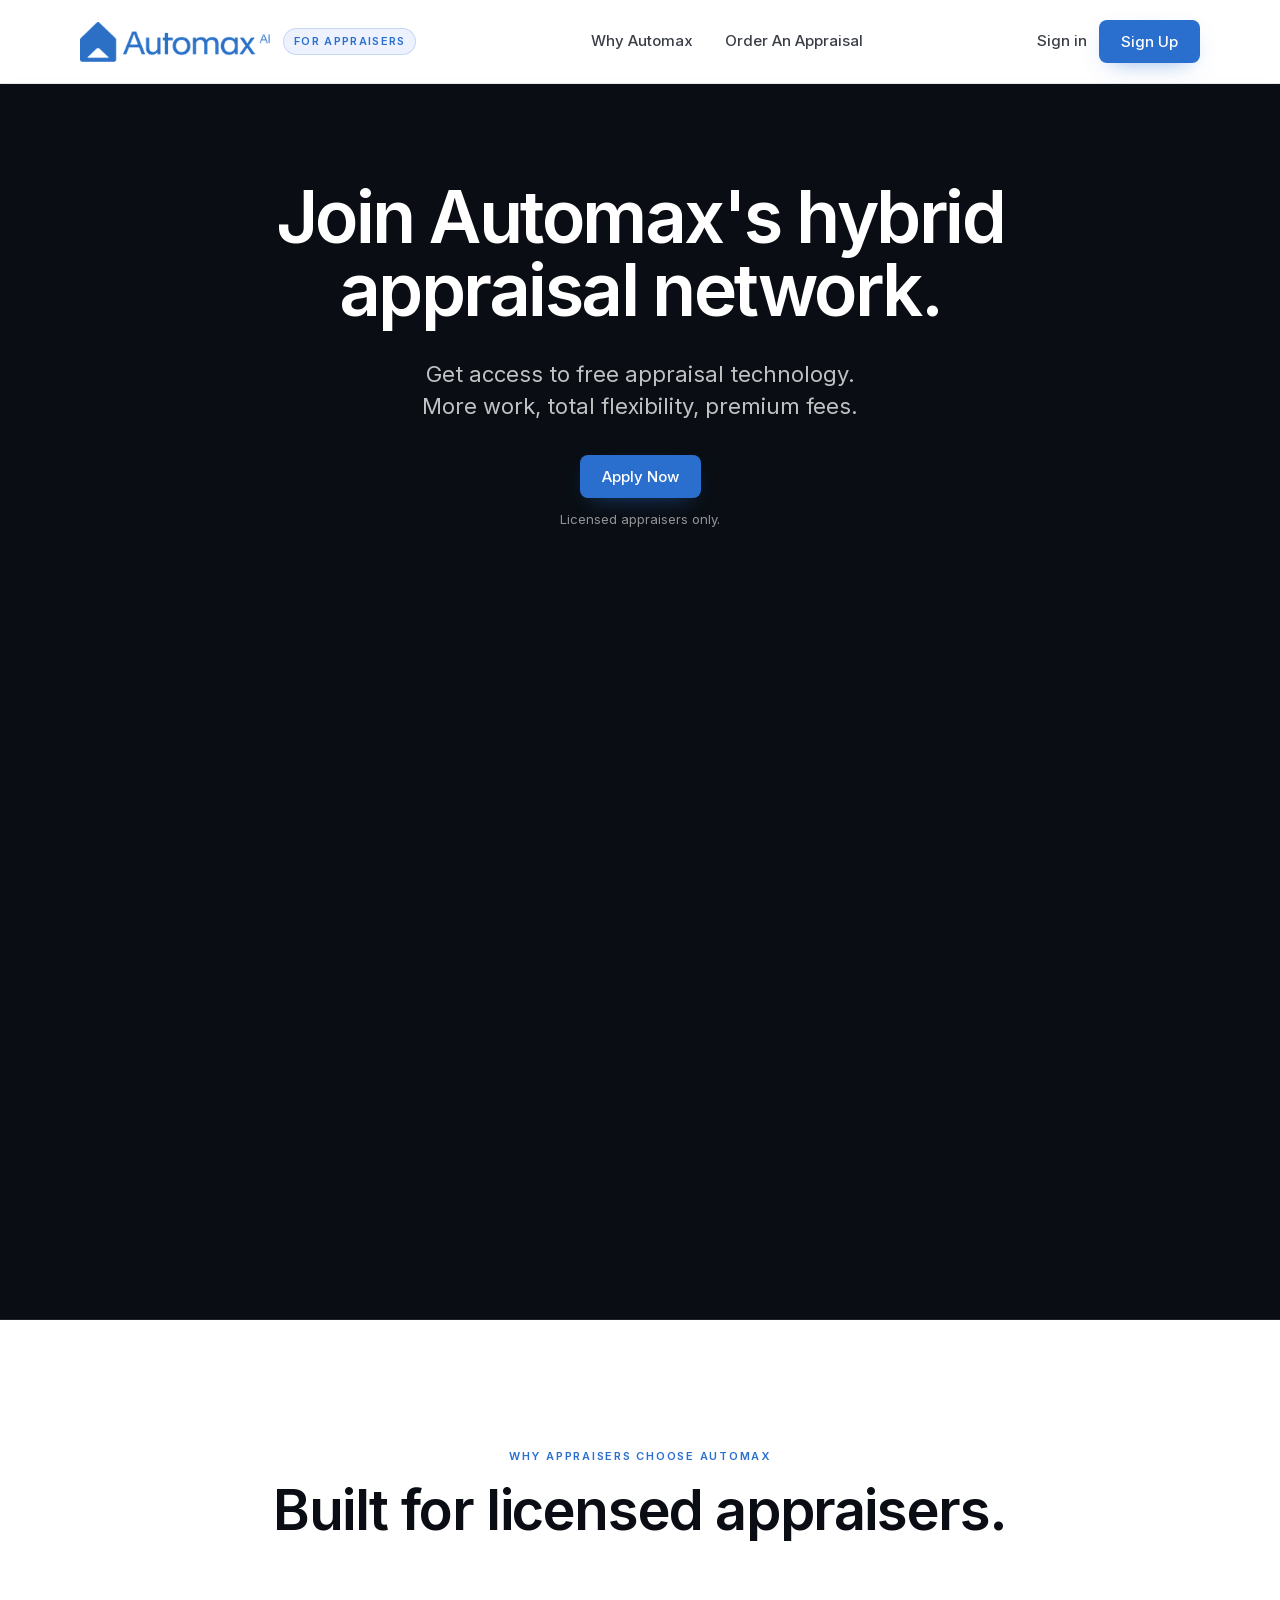
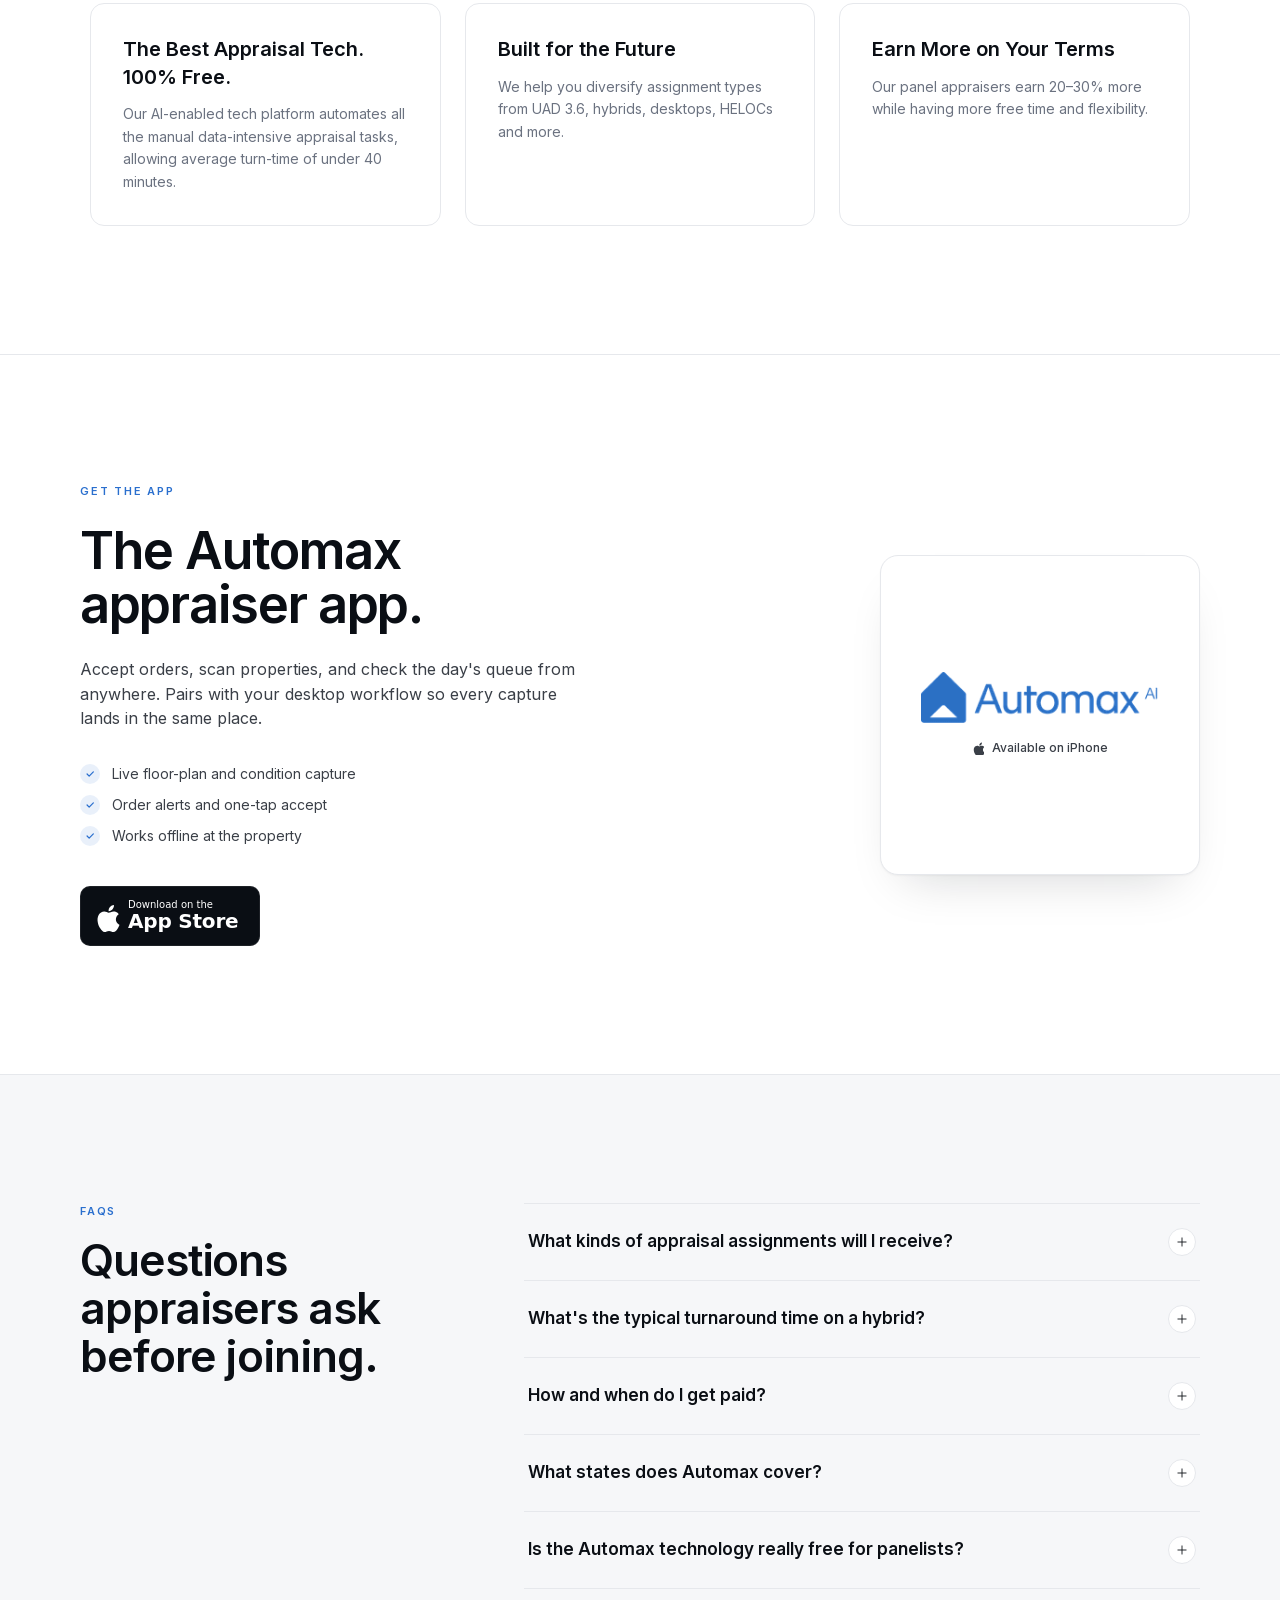
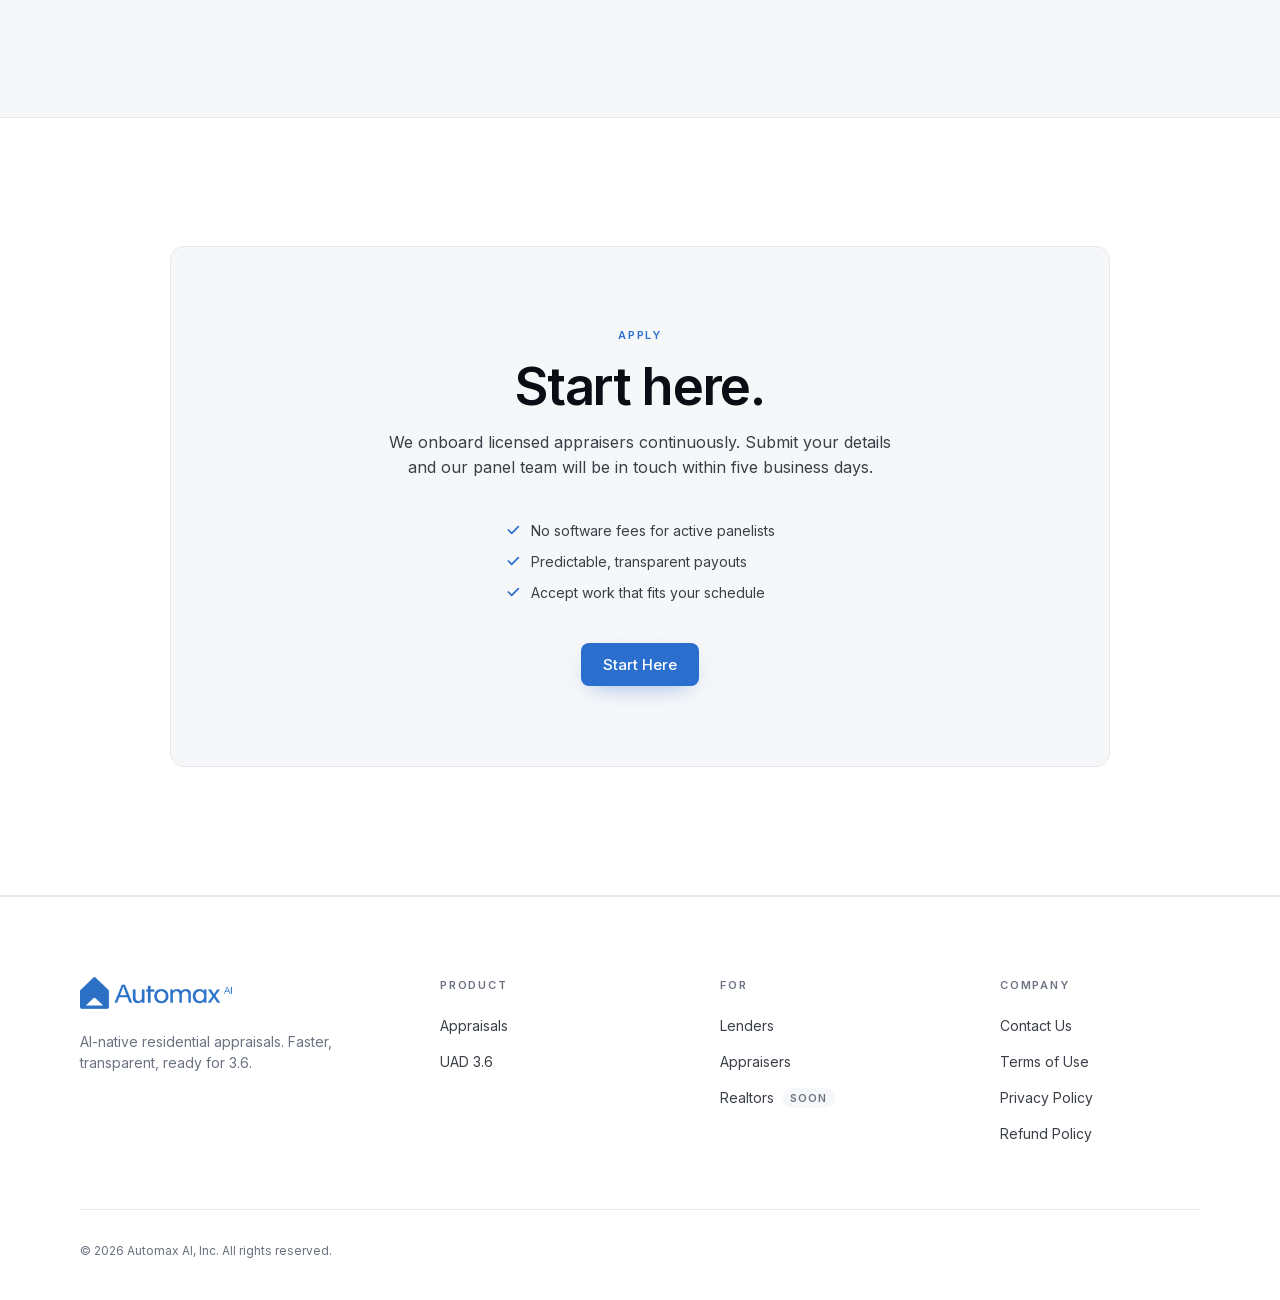
<file: appraisers.html>
<!DOCTYPE html><html lang="en" class="inter_2fe1ab3d-module__-T-KAq__variable antialiased"><head><meta charset="utf-8"><meta name="viewport" content="width=device-width, initial-scale=1"><link rel="preload" href="assets/83afe278b6a6bb3c-s.p.0q-301v4kxxnr.woff2" as="font" crossorigin="" type="font/woff2"><link rel="preload" as="image" imagesrcset="assets/logo_256.png 1x, assets/logo_384.png 2x"><link rel="stylesheet" href="assets/120.5--c.7.uj.css" data-precedence="next"><link rel="preload" as="script" fetchpriority="low" href="assets/0x__2zp_lruqr.js"><script src="assets/0dgq26a5_oy.a.js" async=""></script><script src="assets/0m_p1bxtorv5i.js" async=""></script><script src="assets/02g3221oh_3le.js" async=""></script><script src="assets/turbopack-0g-m6sc5iikhi.js" async=""></script><script src="assets/0at0qasdhg6ej.js" async=""></script><script src="assets/0he_j2pdr4xqu.js" async=""></script><script src="assets/0d3shmwh5_nmn.js" async=""></script><script src="assets/0nkdokzg2n6ad.js" async=""></script><meta name="next-size-adjust" content=""><title>Join Automax's hybrid appraisal network · Automax AI</title><meta name="description" content="Get access to free appraisal technology. More work, total flexibility, premium fees. Join the Automax AI hybrid appraisal panel — licensed appraisers only."><meta name="application-name" content="Automax AI"><meta name="author" content="Automax AI"><meta name="keywords" content="residential appraisal,AI appraisal,hybrid appraisal,UAD 3.6,appraisal management,mortgage lending,AMC"><meta name="robots" content="index, follow"><meta name="googlebot" content="index, follow, max-video-preview:-1, max-image-preview:large, max-snippet:-1"><link rel="canonical" href="https://automax.ai/appraisers"><meta property="og:title" content="Automax AI · Property appraisals built for modern lending."><meta property="og:description" content="AI-native residential appraisals. Faster, transparent, ready for 3.6."><meta property="og:url" content="https://automax.ai"><meta property="og:site_name" content="Automax AI"><meta property="og:image" content="https://automax.ai/og.png"><meta property="og:image:width" content="1200"><meta property="og:image:height" content="630"><meta property="og:image:alt" content="Automax AI — AI-native residential appraisals"><meta property="og:type" content="website"><meta name="twitter:card" content="summary_large_image"><meta name="twitter:title" content="Automax AI · Property appraisals built for modern lending."><meta name="twitter:description" content="AI-native residential appraisals. Faster, transparent, ready for 3.6."><meta name="twitter:image" content="https://automax.ai/og.png"><link rel="shortcut icon" href="assets/favicon-96x96.png"><link rel="icon" href="assets/favicon-96x96.png" type="image/png" sizes="96x96"><link rel="apple-touch-icon" href="assets/apple-touch-icon.png" sizes="256x256"><script src="assets/03_yq9q893hmn.js" nomodule=""></script><script src="assets/157ujq-8259s4.js"></script><script src="assets/0pr3nz14hlzcp.js"></script><script src="assets/0-zvjyue1-io_.js"></script><script src="assets/17cfi-ds8s8f7.js"></script><script src="assets/03ubbsim4p4nb.js"></script></head><body class="min-h-screen bg-white text-body"><div hidden=""><!--$--><!--/$--></div><a href="#main-content" class="skip-link">Skip to content</a><header class="sticky top-0 z-50 border-b border-hairline bg-white/90 backdrop-blur-sm" style="opacity: 1; transform: none;"><div class="mx-auto flex w-full max-w-[1440px] items-center justify-between gap-6 px-6 py-4 lg:px-20 lg:py-5"><div class="flex items-center gap-3"><a class="inline-flex shrink-0 items-center" style="width:191px;height:40px" aria-label="Automax AI home" href="index.html"><img alt="Automax AI" width="191" height="40" decoding="async" data-nimg="1" class="block shrink-0" style="color:transparent;width:191px;height:40px" srcset="assets/logo_256.png 1x, assets/logo_384.png 2x" src="assets/logo_384.png"></a><span class="hidden rounded-full border border-cobalt/20 bg-tint px-2.5 py-1 text-[11px] font-semibold uppercase tracking-[0.12em] text-cobalt md:inline-flex">For appraisers</span></div><nav aria-label="Primary" class="hidden items-center gap-8 text-[15px] font-medium text-body lg:flex"><a class="transition-colors hover:text-ink" href="appraisers.html">Why Automax</a><a class="transition-colors hover:text-ink" href="index.html">Order An Appraisal</a></nav><div class="flex shrink-0 items-center gap-3"><a target="_blank" rel="noopener noreferrer" class="hidden text-[15px] font-medium text-body transition-colors hover:text-ink md:inline-flex" href="https://copilot.automax.ai/">Sign in</a><a href="https://appraisers.automax.ai/page_xm9pc/" class="inline-flex items-center gap-2 rounded-button font-medium leading-none transition-colors duration-150 focus-visible:outline-none focus-visible:ring-2 focus-visible:ring-cobalt focus-visible:ring-offset-2 bg-cobalt text-white hover:bg-cobalt-ink shadow-[0_8px_24px_-12px_rgba(42,111,206,0.7)] px-[18px] py-[10px] text-[14px] whitespace-nowrap md:px-[22px] md:py-[14px] md:text-[15px]">Sign Up</a><button type="button" aria-label="Open menu" aria-expanded="false" class="inline-flex h-10 w-10 items-center justify-center rounded-md border border-hairline text-ink lg:hidden"><svg width="20" height="20" viewBox="0 0 24 24" fill="none" stroke="currentColor" stroke-width="1.5" stroke-linecap="round" stroke-linejoin="round" aria-hidden="true" focusable="false"><path d="M4 7h16M4 12h16M4 17h16"></path></svg></button></div></div></header><main id="main-content"><section class="border-b border-dark-hairline bg-dark-bg" aria-labelledby="appraiser-hero-heading"><div class="mx-auto w-full max-w-[1440px] px-6 pt-20 pb-16 lg:px-20 lg:pt-24 lg:pb-20"><div class="mx-auto flex w-full max-w-[900px] flex-col items-center gap-8 text-center"><h1 id="appraiser-hero-heading" class="font-semibold tracking-[-0.035em] text-white" style="font-size:clamp(40px, 6.5vw, 72px);line-height:1.02">Join Automax's hybrid appraisal network.</h1><p class="whitespace-pre-line text-white/75" style="font-size:clamp(17px, 2vw, 22px);line-height:1.45;max-width:720px">Get access to free appraisal technology.
More work, total flexibility, premium fees.</p><div class="flex flex-col items-center gap-3"><a href="https://appraisers.automax.ai/page_xm9pc/" class="inline-flex items-center gap-2 rounded-button font-medium leading-none transition-colors duration-150 focus-visible:outline-none focus-visible:ring-2 focus-visible:ring-cobalt focus-visible:ring-offset-2 bg-cobalt text-white hover:bg-cobalt-ink shadow-[0_8px_24px_-12px_rgba(42,111,206,0.7)] px-[22px] py-[14px] text-[15px]">Apply Now</a><p class="text-[13px] text-white/55">Licensed appraisers only.</p></div></div><div class="relative mx-auto mt-14 overflow-hidden rounded-panel lg:mt-20" style="aspect-ratio:16 / 9;max-width:1180px"><video src="assets/appraiser-platform.mp4" muted="" loop="" playsinline="" preload="metadata" aria-label="Walkthrough of the Automax appraiser platform showing market analysis, cost approach, and the tabbed workflow." class="absolute inset-0 h-full w-full" style="object-fit:cover"></video></div></div></section><section id="benefits" class="border-b border-hairline bg-white" aria-labelledby="appraiser-benefits-heading"><div class="mx-auto w-full max-w-[1440px] px-6 py-24 lg:px-20 lg:py-32"><div class="flex flex-col items-center gap-4 text-center"><span class="text-[11px] font-semibold uppercase tracking-[0.16em] text-cobalt">Why appraisers choose Automax</span><h2 id="appraiser-benefits-heading" class="max-w-[760px] font-semibold tracking-[-0.025em] text-ink" style="font-size:clamp(36px, 5vw, 56px);line-height:1.05">Built for licensed appraisers.</h2></div><div class="mx-auto mt-16 grid max-w-[1100px] grid-cols-1 gap-6 md:grid-cols-3"><div class="flex flex-col gap-3 rounded-card border border-hairline bg-white p-8"><h3 class="text-[20px] font-semibold leading-snug text-ink">The Best Appraisal Tech. 100% Free.</h3><p class="text-[14px] leading-[1.6] text-muted">Our AI-enabled tech platform automates all the manual data-intensive appraisal tasks, allowing average turn-time of under 40 minutes.</p></div><div class="flex flex-col gap-3 rounded-card border border-hairline bg-white p-8"><h3 class="text-[20px] font-semibold leading-snug text-ink">Built for the Future</h3><p class="text-[14px] leading-[1.6] text-muted">We help you diversify assignment types from UAD 3.6, hybrids, desktops, HELOCs and more.</p></div><div class="flex flex-col gap-3 rounded-card border border-hairline bg-white p-8"><h3 class="text-[20px] font-semibold leading-snug text-ink">Earn More on Your Terms</h3><p class="text-[14px] leading-[1.6] text-muted">Our panel appraisers earn 20–30% more while having more free time and flexibility.</p></div></div></div></section><section id="download" class="border-b border-hairline bg-white" aria-labelledby="appraiser-download-heading"><div class="mx-auto w-full max-w-[1440px] px-6 py-24 lg:px-20 lg:py-32"><div class="mx-auto grid max-w-[1180px] grid-cols-1 items-center gap-12 lg:grid-cols-[1fr_auto] lg:gap-20"><div class="flex flex-col items-start gap-6"><span class="text-[11px] font-semibold uppercase tracking-[0.16em] text-cobalt">Get the app</span><h2 id="appraiser-download-heading" class="max-w-[640px] text-balance font-semibold tracking-[-0.025em] text-ink" style="font-size:clamp(34px, 4.6vw, 52px);line-height:1.05">The Automax appraiser app.</h2><p class="max-w-[520px] text-[16px] leading-[1.55] text-body">Accept orders, scan properties, and check the day's queue from anywhere. Pairs with your desktop workflow so every capture lands in the same place.</p><ul class="mt-2 flex flex-col gap-2.5"><li class="flex items-center gap-3 text-[14px] text-body"><span aria-hidden="true" class="flex h-5 w-5 shrink-0 items-center justify-center rounded-full bg-cobalt/10 text-cobalt"><svg width="10" height="10" viewBox="0 0 24 24" fill="none" stroke="currentColor" stroke-width="3" stroke-linecap="round" stroke-linejoin="round"><path d="m5 12 5 5L20 7"></path></svg></span>Live floor-plan and condition capture</li><li class="flex items-center gap-3 text-[14px] text-body"><span aria-hidden="true" class="flex h-5 w-5 shrink-0 items-center justify-center rounded-full bg-cobalt/10 text-cobalt"><svg width="10" height="10" viewBox="0 0 24 24" fill="none" stroke="currentColor" stroke-width="3" stroke-linecap="round" stroke-linejoin="round"><path d="m5 12 5 5L20 7"></path></svg></span>Order alerts and one-tap accept</li><li class="flex items-center gap-3 text-[14px] text-body"><span aria-hidden="true" class="flex h-5 w-5 shrink-0 items-center justify-center rounded-full bg-cobalt/10 text-cobalt"><svg width="10" height="10" viewBox="0 0 24 24" fill="none" stroke="currentColor" stroke-width="3" stroke-linecap="round" stroke-linejoin="round"><path d="m5 12 5 5L20 7"></path></svg></span>Works offline at the property</li></ul><a href="https://apps.apple.com/us/app/automax-ai/id6751785889" target="_blank" rel="noopener noreferrer" aria-label="Download on the App Store" class="mt-4 inline-flex transition-transform hover:scale-[1.02]"><svg width="180" height="60" viewBox="0 0 180 60" xmlns="http://www.w3.org/2000/svg" role="img" aria-hidden="true"><rect x="0" y="0" width="180" height="60" rx="10" ry="10" fill="#0A0E14"></rect><rect x="0.5" y="0.5" width="179" height="59" rx="9.5" ry="9.5" fill="none" stroke="#FFFFFF" stroke-opacity="0.08"></rect><g transform="translate(14, 16)" fill="#FFFFFF"><path d="M21.94 17.36c-.03-3.42 2.79-5.06 2.92-5.14-1.59-2.33-4.07-2.65-4.95-2.69-2.11-.21-4.11 1.24-5.18 1.24-1.08 0-2.72-1.21-4.47-1.18-2.3.03-4.42 1.34-5.6 3.4-2.39 4.14-.61 10.27 1.71 13.63 1.13 1.65 2.48 3.5 4.24 3.43 1.71-.07 2.35-1.1 4.42-1.1 2.06 0 2.65 1.1 4.46 1.06 1.84-.03 3-1.66 4.12-3.32 1.3-1.9 1.84-3.75 1.87-3.85-.04-.02-3.58-1.37-3.62-5.47Zm-3.39-10.04c.93-1.14 1.56-2.71 1.39-4.29-1.34.05-2.97.89-3.93 2.01-.85 1-1.6 2.6-1.4 4.14 1.5.12 3.02-.76 3.94-1.86Z"></path></g><text x="48" y="22" fill="#FFFFFF" font-family="-apple-system, system-ui, sans-serif" font-size="10" font-weight="400">Download on the</text><text x="48" y="42" fill="#FFFFFF" font-family="-apple-system, system-ui, sans-serif" font-size="20" font-weight="600" letter-spacing="-0.01em">App Store</text></svg></a></div><div class="flex flex-col items-center justify-center gap-4 rounded-panel border border-hairline bg-white p-10" style="width:320px;height:320px;box-shadow:0 1px 2px rgba(10,14,20,0.04), 0 24px 48px -24px rgba(10,14,20,0.18)"><img alt="Automax AI" draggable="false" loading="lazy" width="1080" height="205" decoding="async" data-nimg="1" class="block h-auto w-[240px] select-none" style="color:transparent" sizes="240px" srcset="assets/logo_32.png 32w, assets/logo_48.png 48w, assets/logo_64.png 64w, assets/logo_96.png 96w, assets/logo_128.png 128w, assets/logo_256.png 256w, assets/logo_384.png 384w, assets/logo_640.png 640w, assets/logo_750.png 750w, assets/logo_828.png 828w, assets/logo_1080.png 1080w, assets/logo_1200.png 1200w, assets/logo_1920.png 1920w, assets/logo_2048.png 2048w, assets/logo_3840.png 3840w" src="assets/logo_3840.png"><div class="flex items-center gap-2 text-[12px] font-medium text-body"><svg width="12" height="14" viewBox="0 0 24 28" fill="currentColor" aria-hidden="true"><path d="M21.94 17.36c-.03-3.42 2.79-5.06 2.92-5.14-1.59-2.33-4.07-2.65-4.95-2.69-2.11-.21-4.11 1.24-5.18 1.24-1.08 0-2.72-1.21-4.47-1.18-2.3.03-4.42 1.34-5.6 3.4-2.39 4.14-.61 10.27 1.71 13.63 1.13 1.65 2.48 3.5 4.24 3.43 1.71-.07 2.35-1.1 4.42-1.1 2.06 0 2.65 1.1 4.46 1.06 1.84-.03 3-1.66 4.12-3.32 1.3-1.9 1.84-3.75 1.87-3.85-.04-.02-3.58-1.37-3.62-5.47Zm-3.39-10.04c.93-1.14 1.56-2.71 1.39-4.29-1.34.05-2.97.89-3.93 2.01-.85 1-1.6 2.6-1.4 4.14 1.5.12 3.02-.76 3.94-1.86Z"></path></svg>Available on iPhone</div></div></div></div></section><section id="faqs" class="border-b border-hairline bg-surface" aria-labelledby="appraiser-faq-heading"><div class="mx-auto w-full max-w-[1440px] px-6 py-24 lg:px-20 lg:py-32"><div class="grid grid-cols-1 gap-16 lg:grid-cols-[0.7fr_1.3fr] lg:gap-20"><div><div class="text-[11px] font-semibold uppercase tracking-[0.16em] text-cobalt">FAQs</div><h2 id="appraiser-faq-heading" class="mt-4 max-w-[420px] font-semibold tracking-[-0.025em] text-ink" style="font-size:clamp(32px, 4.5vw, 44px);line-height:1.1">Questions appraisers ask before joining.</h2></div><ul><li class="border-t border-hairline"><h3><button id="appraiser-faq-button-0" type="button" aria-expanded="false" aria-controls="appraiser-faq-panel-0" class="flex w-full items-center justify-between gap-4 border-b border-hairline px-1 py-6 text-left text-[17px] font-semibold leading-snug text-ink transition-colors hover:text-cobalt"><span>What kinds of appraisal assignments will I receive?</span><span class="flex h-7 w-7 shrink-0 items-center justify-center rounded-full border border-hairline bg-white text-ink" aria-hidden="true"><svg width="14" height="14" viewBox="0 0 24 24" fill="none" stroke="currentColor" stroke-width="1.5" stroke-linecap="round" stroke-linejoin="round" aria-hidden="true" focusable="false"><path d="M12 5v14M5 12h14"></path></svg></span></button></h3></li><li class=""><h3><button id="appraiser-faq-button-1" type="button" aria-expanded="false" aria-controls="appraiser-faq-panel-1" class="flex w-full items-center justify-between gap-4 border-b border-hairline px-1 py-6 text-left text-[17px] font-semibold leading-snug text-ink transition-colors hover:text-cobalt"><span>What's the typical turnaround time on a hybrid?</span><span class="flex h-7 w-7 shrink-0 items-center justify-center rounded-full border border-hairline bg-white text-ink" aria-hidden="true"><svg width="14" height="14" viewBox="0 0 24 24" fill="none" stroke="currentColor" stroke-width="1.5" stroke-linecap="round" stroke-linejoin="round" aria-hidden="true" focusable="false"><path d="M12 5v14M5 12h14"></path></svg></span></button></h3></li><li class=""><h3><button id="appraiser-faq-button-2" type="button" aria-expanded="false" aria-controls="appraiser-faq-panel-2" class="flex w-full items-center justify-between gap-4 border-b border-hairline px-1 py-6 text-left text-[17px] font-semibold leading-snug text-ink transition-colors hover:text-cobalt"><span>How and when do I get paid?</span><span class="flex h-7 w-7 shrink-0 items-center justify-center rounded-full border border-hairline bg-white text-ink" aria-hidden="true"><svg width="14" height="14" viewBox="0 0 24 24" fill="none" stroke="currentColor" stroke-width="1.5" stroke-linecap="round" stroke-linejoin="round" aria-hidden="true" focusable="false"><path d="M12 5v14M5 12h14"></path></svg></span></button></h3></li><li class=""><h3><button id="appraiser-faq-button-3" type="button" aria-expanded="false" aria-controls="appraiser-faq-panel-3" class="flex w-full items-center justify-between gap-4 border-b border-hairline px-1 py-6 text-left text-[17px] font-semibold leading-snug text-ink transition-colors hover:text-cobalt"><span>What states does Automax cover?</span><span class="flex h-7 w-7 shrink-0 items-center justify-center rounded-full border border-hairline bg-white text-ink" aria-hidden="true"><svg width="14" height="14" viewBox="0 0 24 24" fill="none" stroke="currentColor" stroke-width="1.5" stroke-linecap="round" stroke-linejoin="round" aria-hidden="true" focusable="false"><path d="M12 5v14M5 12h14"></path></svg></span></button></h3></li><li class=""><h3><button id="appraiser-faq-button-4" type="button" aria-expanded="false" aria-controls="appraiser-faq-panel-4" class="flex w-full items-center justify-between gap-4 border-b border-hairline px-1 py-6 text-left text-[17px] font-semibold leading-snug text-ink transition-colors hover:text-cobalt"><span>Is the Automax technology really free for panelists?</span><span class="flex h-7 w-7 shrink-0 items-center justify-center rounded-full border border-hairline bg-white text-ink" aria-hidden="true"><svg width="14" height="14" viewBox="0 0 24 24" fill="none" stroke="currentColor" stroke-width="1.5" stroke-linecap="round" stroke-linejoin="round" aria-hidden="true" focusable="false"><path d="M12 5v14M5 12h14"></path></svg></span></button></h3></li></ul></div></div></section><section id="apply" class="border-b border-hairline bg-white" aria-labelledby="apply-heading"><div class="mx-auto w-full max-w-[1100px] px-6 py-24 lg:px-20 lg:py-32"><div class="flex flex-col items-center gap-10 rounded-card border border-hairline bg-surface px-8 py-16 text-center lg:px-16 lg:py-20"><div class="flex flex-col items-center gap-4"><span class="text-[11px] font-semibold uppercase tracking-[0.16em] text-cobalt">Apply</span><h2 id="apply-heading" class="max-w-[640px] font-semibold tracking-[-0.025em] text-ink" style="font-size:clamp(32px, 4.4vw, 52px);line-height:1.05">Start here.</h2><p class="max-w-[520px] text-[16px] leading-[1.55] text-body">We onboard licensed appraisers continuously. Submit your details and our panel team will be in touch within five business days.</p></div><ul class="flex flex-col items-start gap-2.5"><li class="flex items-center gap-2.5 text-[14px] text-body"><svg width="16" height="16" viewBox="0 0 24 24" fill="none" stroke="currentColor" stroke-width="2.5" stroke-linecap="round" stroke-linejoin="round" aria-hidden="true" focusable="false" class="shrink-0 text-cobalt"><path d="m5 12 5 5L20 7"></path></svg>No software fees for active panelists</li><li class="flex items-center gap-2.5 text-[14px] text-body"><svg width="16" height="16" viewBox="0 0 24 24" fill="none" stroke="currentColor" stroke-width="2.5" stroke-linecap="round" stroke-linejoin="round" aria-hidden="true" focusable="false" class="shrink-0 text-cobalt"><path d="m5 12 5 5L20 7"></path></svg>Predictable, transparent payouts</li><li class="flex items-center gap-2.5 text-[14px] text-body"><svg width="16" height="16" viewBox="0 0 24 24" fill="none" stroke="currentColor" stroke-width="2.5" stroke-linecap="round" stroke-linejoin="round" aria-hidden="true" focusable="false" class="shrink-0 text-cobalt"><path d="m5 12 5 5L20 7"></path></svg>Accept work that fits your schedule</li></ul><a href="https://appraisers.automax.ai/page_xm9pc/" class="inline-flex items-center gap-2 rounded-button font-medium leading-none transition-colors duration-150 focus-visible:outline-none focus-visible:ring-2 focus-visible:ring-cobalt focus-visible:ring-offset-2 bg-cobalt text-white hover:bg-cobalt-ink shadow-[0_8px_24px_-12px_rgba(42,111,206,0.7)] px-[22px] py-[14px] text-[15px]">Start Here</a></div></div></section></main><footer class="border-t border-hairline bg-white"><div class="mx-auto w-full max-w-[1440px] px-6 pt-20 pb-10 lg:px-20"><div class="grid grid-cols-1 gap-12 md:grid-cols-2 lg:grid-cols-[1.4fr_1fr_1fr_1fr] lg:gap-20"><div><span class="inline-flex shrink-0 items-center" style="width:153px;height:32px"><img alt="Automax AI" width="153" height="32" decoding="async" data-nimg="1" class="block shrink-0" style="color:transparent;width:153px;height:32px" srcset="assets/logo_256.png 1x, assets/logo_384.png 2x" src="assets/logo_384.png"></span><p class="mt-4 max-w-[280px] text-[14px] leading-[1.55] text-muted">AI-native residential appraisals. Faster, transparent, ready for 3.6.</p></div><div><div class="text-[11px] font-semibold uppercase tracking-[0.16em] text-muted">Product</div><ul class="mt-5 flex flex-col gap-3"><li><a class="inline-flex items-center gap-2 text-[14px] text-body transition-colors hover:text-ink" href="index.html">Appraisals</a></li><li><span class="inline-flex items-center gap-2 text-[14px] text-body">UAD 3.6</span></li></ul></div><div><div class="text-[11px] font-semibold uppercase tracking-[0.16em] text-muted">For</div><ul class="mt-5 flex flex-col gap-3"><li><a class="inline-flex items-center gap-2 text-[14px] text-body transition-colors hover:text-ink" href="index.html">Lenders</a></li><li><a class="inline-flex items-center gap-2 text-[14px] text-body transition-colors hover:text-ink" href="appraisers.html">Appraisers</a></li><li><a class="inline-flex items-center gap-2 text-[14px] text-body transition-colors hover:text-ink" href="index.html">Realtors<span class="rounded-full bg-surface px-2 py-0.5 text-[11px] font-semibold uppercase tracking-[0.08em] text-muted">Soon</span></a></li></ul></div><div><div class="text-[11px] font-semibold uppercase tracking-[0.16em] text-muted">Company</div><ul class="mt-5 flex flex-col gap-3"><li><a class="inline-flex items-center gap-2 text-[14px] text-body transition-colors hover:text-ink" href="contact.html">Contact Us</a></li><li><a class="inline-flex items-center gap-2 text-[14px] text-body transition-colors hover:text-ink" href="terms.html">Terms of Use</a></li><li><a class="inline-flex items-center gap-2 text-[14px] text-body transition-colors hover:text-ink" href="privacy.html">Privacy Policy</a></li><li><a class="inline-flex items-center gap-2 text-[14px] text-body transition-colors hover:text-ink" href="refund-policy.html">Refund Policy</a></li></ul></div></div><div class="mt-16 border-t border-hairline pt-8"><p class="text-[12px] text-muted">© 2026 Automax AI, Inc. All rights reserved.</p></div></div></footer><!--$--><!--/$--><script src="assets/0x__2zp_lruqr.js" id="_R_" async=""></script><script>(self.__next_f=self.__next_f||[]).push([0])</script><script>self.__next_f.push([1,"1:\"$Sreact.fragment\"\n2:I[62705,[\"/_next/static/chunks/0at0qasdhg6ej.js\",\"/_next/static/chunks/0he~j2pdr4xqu.js\",\"/_next/static/chunks/0d3shmwh5_nmn.js\"],\"BookModalProvider\"]\n3:I[39756,[\"/_next/static/chunks/0at0qasdhg6ej.js\",\"/_next/static/chunks/0he~j2pdr4xqu.js\",\"/_next/static/chunks/0d3shmwh5_nmn.js\"],\"default\"]\n4:I[37457,[\"/_next/static/chunks/0at0qasdhg6ej.js\",\"/_next/static/chunks/0he~j2pdr4xqu.js\",\"/_next/static/chunks/0d3shmwh5_nmn.js\"],\"default\"]\n5:I[79520,[\"/_next/static/chunks/0at0qasdhg6ej.js\",\"/_next/static/chunks/0he~j2pdr4xqu.js\",\"/_next/static/chunks/0d3shmwh5_nmn.js\"],\"\"]\n6:I[84834,[\"/_next/static/chunks/0at0qasdhg6ej.js\",\"/_next/static/chunks/0he~j2pdr4xqu.js\",\"/_next/static/chunks/0d3shmwh5_nmn.js\",\"/_next/static/chunks/0nkdokzg2n6ad.js\"],\"Nav\"]\n7:I[59677,[\"/_next/static/chunks/0at0qasdhg6ej.js\",\"/_next/static/chunks/0he~j2pdr4xqu.js\",\"/_next/static/chunks/0d3shmwh5_nmn.js\",\"/_next/static/chunks/0nkdokzg2n6ad.js\"],\"AppraiserHero\"]\n14:I[68027,[\"/_next/static/chunks/0at0qasdhg6ej.js\",\"/_next/static/chunks/0he~j2pdr4xqu.js\",\"/_next/static/chunks/0d3shmwh5_nmn.js\"],\"default\",1]\n:HL[\"/_next/static/chunks/120.5--c.7.uj.css\",\"style\"]\n:HL[\"/_next/static/media/83afe278b6a6bb3c-s.p.0q-301v4kxxnr.woff2\",\"font\",{\"crossOrigin\":\"\",\"type\":\"font/woff2\"}]\n"])</script><script>self.__next_f.push([1,"0:{\"P\":null,\"c\":[\"\",\"appraisers\"],\"q\":\"\",\"i\":false,\"f\":[[[\"\",{\"children\":[\"appraisers\",{\"children\":[\"__PAGE__\",{}]}]},\"$undefined\",\"$undefined\",16],[[\"$\",\"$1\",\"c\",{\"children\":[[[\"$\",\"link\",\"0\",{\"rel\":\"stylesheet\",\"href\":\"/_next/static/chunks/120.5--c.7.uj.css\",\"precedence\":\"next\",\"crossOrigin\":\"$undefined\",\"nonce\":\"$undefined\"}],[\"$\",\"script\",\"script-0\",{\"src\":\"/_next/static/chunks/0at0qasdhg6ej.js\",\"async\":true,\"nonce\":\"$undefined\"}],[\"$\",\"script\",\"script-1\",{\"src\":\"/_next/static/chunks/0he~j2pdr4xqu.js\",\"async\":true,\"nonce\":\"$undefined\"}],[\"$\",\"script\",\"script-2\",{\"src\":\"/_next/static/chunks/0d3shmwh5_nmn.js\",\"async\":true,\"nonce\":\"$undefined\"}]],[\"$\",\"html\",null,{\"lang\":\"en\",\"className\":\"inter_2fe1ab3d-module__-T-KAq__variable antialiased\",\"children\":[\"$\",\"body\",null,{\"className\":\"min-h-screen bg-white text-body\",\"children\":[[\"$\",\"a\",null,{\"href\":\"#main-content\",\"className\":\"skip-link\",\"children\":\"Skip to content\"}],[\"$\",\"$L2\",null,{\"children\":[\"$\",\"$L3\",null,{\"parallelRouterKey\":\"children\",\"error\":\"$undefined\",\"errorStyles\":\"$undefined\",\"errorScripts\":\"$undefined\",\"template\":[\"$\",\"$L4\",null,{}],\"templateStyles\":\"$undefined\",\"templateScripts\":\"$undefined\",\"notFound\":[[[\"$\",\"title\",null,{\"children\":\"404: This page could not be found.\"}],[\"$\",\"div\",null,{\"style\":{\"fontFamily\":\"system-ui,\\\"Segoe UI\\\",Roboto,Helvetica,Arial,sans-serif,\\\"Apple Color Emoji\\\",\\\"Segoe UI Emoji\\\"\",\"height\":\"100vh\",\"textAlign\":\"center\",\"display\":\"flex\",\"flexDirection\":\"column\",\"alignItems\":\"center\",\"justifyContent\":\"center\"},\"children\":[\"$\",\"div\",null,{\"children\":[[\"$\",\"style\",null,{\"dangerouslySetInnerHTML\":{\"__html\":\"body{color:#000;background:#fff;margin:0}.next-error-h1{border-right:1px solid rgba(0,0,0,.3)}@media (prefers-color-scheme:dark){body{color:#fff;background:#000}.next-error-h1{border-right:1px solid rgba(255,255,255,.3)}}\"}}],[\"$\",\"h1\",null,{\"className\":\"next-error-h1\",\"style\":{\"display\":\"inline-block\",\"margin\":\"0 20px 0 0\",\"padding\":\"0 23px 0 0\",\"fontSize\":24,\"fontWeight\":500,\"verticalAlign\":\"top\",\"lineHeight\":\"49px\"},\"children\":404}],[\"$\",\"div\",null,{\"style\":{\"display\":\"inline-block\"},\"children\":[\"$\",\"h2\",null,{\"style\":{\"fontSize\":14,\"fontWeight\":400,\"lineHeight\":\"49px\",\"margin\":0},\"children\":\"This page could not be found.\"}]}]]}]}]],[]],\"forbidden\":\"$undefined\",\"unauthorized\":\"$undefined\"}]}],[\"$\",\"$L5\",null,{\"id\":\"ld-org\",\"type\":\"application/ld+json\",\"strategy\":\"afterInteractive\",\"dangerouslySetInnerHTML\":{\"__html\":\"{\\\"@context\\\":\\\"https://schema.org\\\",\\\"@type\\\":\\\"Organization\\\",\\\"name\\\":\\\"Automax AI\\\",\\\"url\\\":\\\"https://automax.ai\\\",\\\"logo\\\":\\\"https://automax.ai/logo.png\\\",\\\"description\\\":\\\"AI-native residential appraisals. Faster, transparent, ready for 3.6.\\\",\\\"sameAs\\\":[]}\"}}],[\"$\",\"$L5\",null,{\"id\":\"ld-service\",\"type\":\"application/ld+json\",\"strategy\":\"afterInteractive\",\"dangerouslySetInnerHTML\":{\"__html\":\"{\\\"@context\\\":\\\"https://schema.org\\\",\\\"@type\\\":\\\"Service\\\",\\\"serviceType\\\":\\\"Residential Appraisal\\\",\\\"provider\\\":{\\\"@type\\\":\\\"Organization\\\",\\\"name\\\":\\\"Automax AI\\\",\\\"url\\\":\\\"https://automax.ai\\\"},\\\"areaServed\\\":\\\"United States\\\",\\\"description\\\":\\\"AI-native residential property appraisal with licensed appraiser review, ranked comparables, and UAD 3.6 structured fields.\\\"}\"}}]]}]}]]}],{\"children\":[[\"$\",\"$1\",\"c\",{\"children\":[null,[\"$\",\"$L3\",null,{\"parallelRouterKey\":\"children\",\"error\":\"$undefined\",\"errorStyles\":\"$undefined\",\"errorScripts\":\"$undefined\",\"template\":[\"$\",\"$L4\",null,{}],\"templateStyles\":\"$undefined\",\"templateScripts\":\"$undefined\",\"notFound\":\"$undefined\",\"forbidden\":\"$undefined\",\"unauthorized\":\"$undefined\"}]]}],{\"children\":[[\"$\",\"$1\",\"c\",{\"children\":[[[\"$\",\"$L6\",null,{\"variant\":\"appraiser\"}],[\"$\",\"main\",null,{\"id\":\"main-content\",\"children\":[[\"$\",\"$L7\",null,{}],[\"$\",\"section\",null,{\"id\":\"benefits\",\"className\":\"border-b border-hairline bg-white\",\"aria-labelledby\":\"appraiser-benefits-heading\",\"children\":[\"$\",\"div\",null,{\"className\":\"mx-auto w-full max-w-[1440px] px-6 py-24 lg:px-20 lg:py-32\",\"children\":[[\"$\",\"div\",null,{\"className\":\"flex flex-col items-center gap-4 text-center\",\"children\":[[\"$\",\"span\",null,{\"className\":\"text-[11px] font-semibold uppercase tracking-[0.16em] text-cobalt\",\"children\":\"Why appraisers choose Automax\"}],[\"$\",\"h2\",null,{\"id\":\"appraiser-benefits-heading\",\"className\":\"max-w-[760px] font-semibold tracking-[-0.025em] text-ink\",\"style\":{\"fontSize\":\"clamp(36px, 5vw, 56px)\",\"lineHeight\":1.05},\"children\":\"Built for licensed appraisers.\"}]]}],[\"$\",\"div\",null,{\"className\":\"mx-auto mt-16 grid max-w-[1100px] grid-cols-1 gap-6 md:grid-cols-3\",\"children\":[[\"$\",\"div\",\"The Best Appraisal Tech. 100% Free.\",{\"className\":\"flex flex-col gap-3 rounded-card border border-hairline bg-white p-8\",\"children\":[\"$L8\",\"$L9\"]}],\"$La\",\"$Lb\"]}]]}]}],\"$Lc\",\"$Ld\",\"$Le\"]}],\"$Lf\"],[\"$L10\"],\"$L11\"]}],{},null,false,null]},null,false,\"$@12\"]},null,false,null],\"$L13\",false]],\"m\":\"$undefined\",\"G\":[\"$14\",[\"$L15\"]],\"S\":true,\"h\":null,\"s\":\"$undefined\",\"l\":\"$undefined\",\"p\":\"$undefined\",\"d\":\"$undefined\",\"b\":\"wehBBd65pN9GnnLqZyUw8\"}\n"])</script><script>self.__next_f.push([1,"17:I[55509,[\"/_next/static/chunks/0at0qasdhg6ej.js\",\"/_next/static/chunks/0he~j2pdr4xqu.js\",\"/_next/static/chunks/0d3shmwh5_nmn.js\",\"/_next/static/chunks/0nkdokzg2n6ad.js\"],\"AppraiserFAQ\"]\n18:I[50981,[\"/_next/static/chunks/0at0qasdhg6ej.js\",\"/_next/static/chunks/0he~j2pdr4xqu.js\",\"/_next/static/chunks/0d3shmwh5_nmn.js\",\"/_next/static/chunks/0nkdokzg2n6ad.js\"],\"ApplyNowButton\"]\n19:I[85437,[\"/_next/static/chunks/0at0qasdhg6ej.js\",\"/_next/static/chunks/0he~j2pdr4xqu.js\",\"/_next/static/chunks/0d3shmwh5_nmn.js\",\"/_next/static/chunks/0nkdokzg2n6ad.js\"],\"Image\"]\n1a:I[22016,[\"/_next/static/chunks/0at0qasdhg6ej.js\",\"/_next/static/chunks/0he~j2pdr4xqu.js\",\"/_next/static/chunks/0d3shmwh5_nmn.js\",\"/_next/static/chunks/0nkdokzg2n6ad.js\"],\"\"]\n1b:I[97367,[\"/_next/static/chunks/0at0qasdhg6ej.js\",\"/_next/static/chunks/0he~j2pdr4xqu.js\",\"/_next/static/chunks/0d3shmwh5_nmn.js\"],\"OutletBoundary\"]\n1c:\"$Sreact.suspense\"\n1f:I[97367,[\"/_next/static/chunks/0at0qasdhg6ej.js\",\"/_next/static/chunks/0he~j2pdr4xqu.js\",\"/_next/static/chunks/0d3shmwh5_nmn.js\"],\"ViewportBoundary\"]\n21:I[97367,[\"/_next/static/chunks/0at0qasdhg6ej.js\",\"/_next/static/chunks/0he~j2pdr4xqu.js\",\"/_next/static/chunks/0d3shmwh5_nmn.js\"],\"MetadataBoundary\"]\n8:[\"$\",\"h3\",null,{\"className\":\"text-[20px] font-semibold leading-snug text-ink\",\"children\":\"The Best Appraisal Tech. 100% Free.\"}]\n9:[\"$\",\"p\",null,{\"className\":\"text-[14px] leading-[1.6] text-muted\",\"children\":\"Our AI-enabled tech platform automates all the manual data-intensive appraisal tasks, allowing average turn-time of under 40 minutes.\"}]\na:[\"$\",\"div\",\"Built for the Future\",{\"className\":\"flex flex-col gap-3 rounded-card border border-hairline bg-white p-8\",\"children\":[[\"$\",\"h3\",null,{\"className\":\"text-[20px] font-semibold leading-snug text-ink\",\"children\":\"Built for the Future\"}],[\"$\",\"p\",null,{\"className\":\"text-[14px] leading-[1.6] text-muted\",\"children\":\"We help you diversify assignment types from UAD 3.6, hybrids, desktops, HELOCs and more.\"}]]}]\nb:[\"$\",\"div\",\"Earn More on Your Terms\",{\"className\":\"flex flex-col gap-3 rounded-card border border-hairline bg-white p-8\",\"children\":[[\"$\",\"h3\",null,{\"className\":\"text-[20px] font-semibold leading-snug text-ink\",\"children\":\"Earn More on Your Terms\"}],[\"$\",\"p\",null,{\"className\":\"text-[14px] leading-[1.6] text-muted\",\"children\":\"Our panel appraisers earn 20–30% more while having more free time and flexibility.\"}]]}]\n"])</script><script>self.__next_f.push([1,"c:[\"$\",\"section\",null,{\"id\":\"download\",\"className\":\"border-b border-hairline bg-white\",\"aria-labelledby\":\"appraiser-download-heading\",\"children\":[\"$\",\"div\",null,{\"className\":\"mx-auto w-full max-w-[1440px] px-6 py-24 lg:px-20 lg:py-32\",\"children\":[\"$\",\"div\",null,{\"className\":\"mx-auto grid max-w-[1180px] grid-cols-1 items-center gap-12 lg:grid-cols-[1fr_auto] lg:gap-20\",\"children\":[[\"$\",\"div\",null,{\"className\":\"flex flex-col items-start gap-6\",\"children\":[[\"$\",\"span\",null,{\"className\":\"text-[11px] font-semibold uppercase tracking-[0.16em] text-cobalt\",\"children\":\"Get the app\"}],[\"$\",\"h2\",null,{\"id\":\"appraiser-download-heading\",\"className\":\"max-w-[640px] text-balance font-semibold tracking-[-0.025em] text-ink\",\"style\":{\"fontSize\":\"clamp(34px, 4.6vw, 52px)\",\"lineHeight\":1.05},\"children\":\"The Automax appraiser app.\"}],[\"$\",\"p\",null,{\"className\":\"max-w-[520px] text-[16px] leading-[1.55] text-body\",\"children\":\"Accept orders, scan properties, and check the day's queue from anywhere. Pairs with your desktop workflow so every capture lands in the same place.\"}],[\"$\",\"ul\",null,{\"className\":\"mt-2 flex flex-col gap-2.5\",\"children\":[[\"$\",\"li\",\"Live floor-plan and condition capture\",{\"className\":\"flex items-center gap-3 text-[14px] text-body\",\"children\":[[\"$\",\"span\",null,{\"aria-hidden\":true,\"className\":\"flex h-5 w-5 shrink-0 items-center justify-center rounded-full bg-cobalt/10 text-cobalt\",\"children\":[\"$\",\"svg\",null,{\"width\":10,\"height\":10,\"viewBox\":\"0 0 24 24\",\"fill\":\"none\",\"stroke\":\"currentColor\",\"strokeWidth\":3,\"strokeLinecap\":\"round\",\"strokeLinejoin\":\"round\",\"children\":[\"$\",\"path\",null,{\"d\":\"m5 12 5 5L20 7\"}]}]}],\"Live floor-plan and condition capture\"]}],[\"$\",\"li\",\"Order alerts and one-tap accept\",{\"className\":\"flex items-center gap-3 text-[14px] text-body\",\"children\":[[\"$\",\"span\",null,{\"aria-hidden\":true,\"className\":\"flex h-5 w-5 shrink-0 items-center justify-center rounded-full bg-cobalt/10 text-cobalt\",\"children\":[\"$\",\"svg\",null,{\"width\":10,\"height\":10,\"viewBox\":\"0 0 24 24\",\"fill\":\"none\",\"stroke\":\"currentColor\",\"strokeWidth\":3,\"strokeLinecap\":\"round\",\"strokeLinejoin\":\"round\",\"children\":[\"$\",\"path\",null,{\"d\":\"m5 12 5 5L20 7\"}]}]}],\"Order alerts and one-tap accept\"]}],[\"$\",\"li\",\"Works offline at the property\",{\"className\":\"flex items-center gap-3 text-[14px] text-body\",\"children\":[[\"$\",\"span\",null,{\"aria-hidden\":true,\"className\":\"flex h-5 w-5 shrink-0 items-center justify-center rounded-full bg-cobalt/10 text-cobalt\",\"children\":[\"$\",\"svg\",null,{\"width\":10,\"height\":10,\"viewBox\":\"0 0 24 24\",\"fill\":\"none\",\"stroke\":\"currentColor\",\"strokeWidth\":3,\"strokeLinecap\":\"round\",\"strokeLinejoin\":\"round\",\"children\":[\"$\",\"path\",null,{\"d\":\"m5 12 5 5L20 7\"}]}]}],\"Works offline at the property\"]}]]}],[\"$\",\"a\",null,{\"href\":\"https://apps.apple.com/us/app/automax-ai/id6751785889\",\"target\":\"_blank\",\"rel\":\"noopener noreferrer\",\"aria-label\":\"Download on the App Store\",\"className\":\"mt-4 inline-flex transition-transform hover:scale-[1.02]\",\"children\":[\"$\",\"svg\",null,{\"width\":180,\"height\":60,\"viewBox\":\"0 0 180 60\",\"xmlns\":\"http://www.w3.org/2000/svg\",\"role\":\"img\",\"aria-hidden\":\"true\",\"children\":[[\"$\",\"rect\",null,{\"x\":0,\"y\":0,\"width\":180,\"height\":60,\"rx\":10,\"ry\":10,\"fill\":\"#0A0E14\"}],[\"$\",\"rect\",null,{\"x\":0.5,\"y\":0.5,\"width\":179,\"height\":59,\"rx\":9.5,\"ry\":9.5,\"fill\":\"none\",\"stroke\":\"#FFFFFF\",\"strokeOpacity\":0.08}],[\"$\",\"g\",null,{\"transform\":\"translate(14, 16)\",\"fill\":\"#FFFFFF\",\"children\":[\"$\",\"path\",null,{\"d\":\"M21.94 17.36c-.03-3.42 2.79-5.06 2.92-5.14-1.59-2.33-4.07-2.65-4.95-2.69-2.11-.21-4.11 1.24-5.18 1.24-1.08 0-2.72-1.21-4.47-1.18-2.3.03-4.42 1.34-5.6 3.4-2.39 4.14-.61 10.27 1.71 13.63 1.13 1.65 2.48 3.5 4.24 3.43 1.71-.07 2.35-1.1 4.42-1.1 2.06 0 2.65 1.1 4.46 1.06 1.84-.03 3-1.66 4.12-3.32 1.3-1.9 1.84-3.75 1.87-3.85-.04-.02-3.58-1.37-3.62-5.47Zm-3.39-10.04c.93-1.14 1.56-2.71 1.39-4.29-1.34.05-2.97.89-3.93 2.01-.85 1-1.6 2.6-1.4 4.14 1.5.12 3.02-.76 3.94-1.86Z\"}]}],[\"$\",\"text\",null,{\"x\":48,\"y\":22,\"fill\":\"#FFFFFF\",\"fontFamily\":\"-apple-system, system-ui, sans-serif\",\"fontSize\":10,\"fontWeight\":400,\"children\":\"Download on the\"}],[\"$\",\"text\",null,{\"x\":48,\"y\":42,\"fill\":\"#FFFFFF\",\"fontFamily\":\"-apple-system, system-ui, sans-serif\",\"fontSize\":20,\"fontWeight\":600,\"letterSpacing\":\"-0.01em\",\"children\":\"App Store\"}]]}]}]]}],\"$L16\"]}]}]}]\n"])</script><script>self.__next_f.push([1,"d:[\"$\",\"$L17\",null,{}]\n"])</script><script>self.__next_f.push([1,"e:[\"$\",\"section\",null,{\"id\":\"apply\",\"className\":\"border-b border-hairline bg-white\",\"aria-labelledby\":\"apply-heading\",\"children\":[\"$\",\"div\",null,{\"className\":\"mx-auto w-full max-w-[1100px] px-6 py-24 lg:px-20 lg:py-32\",\"children\":[\"$\",\"div\",null,{\"className\":\"flex flex-col items-center gap-10 rounded-card border border-hairline bg-surface px-8 py-16 text-center lg:px-16 lg:py-20\",\"children\":[[\"$\",\"div\",null,{\"className\":\"flex flex-col items-center gap-4\",\"children\":[[\"$\",\"span\",null,{\"className\":\"text-[11px] font-semibold uppercase tracking-[0.16em] text-cobalt\",\"children\":\"Apply\"}],[\"$\",\"h2\",null,{\"id\":\"apply-heading\",\"className\":\"max-w-[640px] font-semibold tracking-[-0.025em] text-ink\",\"style\":{\"fontSize\":\"clamp(32px, 4.4vw, 52px)\",\"lineHeight\":1.05},\"children\":\"Start here.\"}],[\"$\",\"p\",null,{\"className\":\"max-w-[520px] text-[16px] leading-[1.55] text-body\",\"children\":\"We onboard licensed appraisers continuously. Submit your details and our panel team will be in touch within five business days.\"}]]}],[\"$\",\"ul\",null,{\"className\":\"flex flex-col items-start gap-2.5\",\"children\":[[\"$\",\"li\",\"No software fees for active panelists\",{\"className\":\"flex items-center gap-2.5 text-[14px] text-body\",\"children\":[[\"$\",\"svg\",null,{\"width\":16,\"height\":16,\"viewBox\":\"0 0 24 24\",\"fill\":\"none\",\"stroke\":\"currentColor\",\"strokeWidth\":2.5,\"strokeLinecap\":\"round\",\"strokeLinejoin\":\"round\",\"aria-hidden\":true,\"focusable\":false,\"className\":\"shrink-0 text-cobalt\",\"children\":[\"$\",\"path\",null,{\"d\":\"m5 12 5 5L20 7\"}]}],\"No software fees for active panelists\"]}],[\"$\",\"li\",\"Predictable, transparent payouts\",{\"className\":\"flex items-center gap-2.5 text-[14px] text-body\",\"children\":[[\"$\",\"svg\",null,{\"width\":16,\"height\":16,\"viewBox\":\"0 0 24 24\",\"fill\":\"none\",\"stroke\":\"currentColor\",\"strokeWidth\":2.5,\"strokeLinecap\":\"round\",\"strokeLinejoin\":\"round\",\"aria-hidden\":true,\"focusable\":false,\"className\":\"shrink-0 text-cobalt\",\"children\":[\"$\",\"path\",null,{\"d\":\"m5 12 5 5L20 7\"}]}],\"Predictable, transparent payouts\"]}],[\"$\",\"li\",\"Accept work that fits your schedule\",{\"className\":\"flex items-center gap-2.5 text-[14px] text-body\",\"children\":[[\"$\",\"svg\",null,{\"width\":16,\"height\":16,\"viewBox\":\"0 0 24 24\",\"fill\":\"none\",\"stroke\":\"currentColor\",\"strokeWidth\":2.5,\"strokeLinecap\":\"round\",\"strokeLinejoin\":\"round\",\"aria-hidden\":true,\"focusable\":false,\"className\":\"shrink-0 text-cobalt\",\"children\":[\"$\",\"path\",null,{\"d\":\"m5 12 5 5L20 7\"}]}],\"Accept work that fits your schedule\"]}]]}],[\"$\",\"$L18\",null,{\"size\":\"lg\",\"children\":\"Start Here\"}]]}]}]}]\n"])</script><script>self.__next_f.push([1,"f:[\"$\",\"footer\",null,{\"className\":\"border-t border-hairline bg-white\",\"children\":[\"$\",\"div\",null,{\"className\":\"mx-auto w-full max-w-[1440px] px-6 pt-20 pb-10 lg:px-20\",\"children\":[[\"$\",\"div\",null,{\"className\":\"grid grid-cols-1 gap-12 md:grid-cols-2 lg:grid-cols-[1.4fr_1fr_1fr_1fr] lg:gap-20\",\"children\":[[\"$\",\"div\",null,{\"children\":[[\"$\",\"span\",null,{\"className\":\"inline-flex shrink-0 items-center\",\"style\":{\"width\":153,\"height\":32},\"children\":[\"$\",\"$L19\",null,{\"src\":\"/logo.png\",\"alt\":\"Automax AI\",\"width\":153,\"height\":32,\"priority\":true,\"className\":\"block shrink-0\",\"style\":{\"width\":153,\"height\":32}}]}],[\"$\",\"p\",null,{\"className\":\"mt-4 max-w-[280px] text-[14px] leading-[1.55] text-muted\",\"children\":\"AI-native residential appraisals. Faster, transparent, ready for 3.6.\"}]]}],[[\"$\",\"div\",\"Product\",{\"children\":[[\"$\",\"div\",null,{\"className\":\"text-[11px] font-semibold uppercase tracking-[0.16em] text-muted\",\"children\":\"Product\"}],[\"$\",\"ul\",null,{\"className\":\"mt-5 flex flex-col gap-3\",\"children\":[[\"$\",\"li\",\"Appraisals\",{\"children\":[\"$\",\"$L1a\",null,{\"href\":\"/\",\"className\":\"inline-flex items-center gap-2 text-[14px] text-body transition-colors hover:text-ink\",\"children\":[\"Appraisals\",null]}]}],[\"$\",\"li\",\"UAD 3.6\",{\"children\":[\"$\",\"span\",null,{\"className\":\"inline-flex items-center gap-2 text-[14px] text-body\",\"children\":[\"UAD 3.6\",null]}]}]]}]]}],[\"$\",\"div\",\"For\",{\"children\":[[\"$\",\"div\",null,{\"className\":\"text-[11px] font-semibold uppercase tracking-[0.16em] text-muted\",\"children\":\"For\"}],[\"$\",\"ul\",null,{\"className\":\"mt-5 flex flex-col gap-3\",\"children\":[[\"$\",\"li\",\"Lenders\",{\"children\":[\"$\",\"$L1a\",null,{\"href\":\"/\",\"className\":\"inline-flex items-center gap-2 text-[14px] text-body transition-colors hover:text-ink\",\"children\":[\"Lenders\",null]}]}],[\"$\",\"li\",\"Appraisers\",{\"children\":[\"$\",\"$L1a\",null,{\"href\":\"/appraisers\",\"className\":\"inline-flex items-center gap-2 text-[14px] text-body transition-colors hover:text-ink\",\"children\":[\"Appraisers\",null]}]}],[\"$\",\"li\",\"Realtors\",{\"children\":[\"$\",\"$L1a\",null,{\"href\":\"/\",\"className\":\"inline-flex items-center gap-2 text-[14px] text-body transition-colors hover:text-ink\",\"children\":[\"Realtors\",[\"$\",\"span\",null,{\"className\":\"rounded-full bg-surface px-2 py-0.5 text-[11px] font-semibold uppercase tracking-[0.08em] text-muted\",\"children\":\"Soon\"}]]}]}]]}]]}],[\"$\",\"div\",\"Company\",{\"children\":[[\"$\",\"div\",null,{\"className\":\"text-[11px] font-semibold uppercase tracking-[0.16em] text-muted\",\"children\":\"Company\"}],[\"$\",\"ul\",null,{\"className\":\"mt-5 flex flex-col gap-3\",\"children\":[[\"$\",\"li\",\"Contact Us\",{\"children\":[\"$\",\"$L1a\",null,{\"href\":\"/contact\",\"className\":\"inline-flex items-center gap-2 text-[14px] text-body transition-colors hover:text-ink\",\"children\":[\"Contact Us\",null]}]}],[\"$\",\"li\",\"Terms of Use\",{\"children\":[\"$\",\"$L1a\",null,{\"href\":\"/terms\",\"className\":\"inline-flex items-center gap-2 text-[14px] text-body transition-colors hover:text-ink\",\"children\":[\"Terms of Use\",null]}]}],[\"$\",\"li\",\"Privacy Policy\",{\"children\":[\"$\",\"$L1a\",null,{\"href\":\"/privacy\",\"className\":\"inline-flex items-center gap-2 text-[14px] text-body transition-colors hover:text-ink\",\"children\":[\"Privacy Policy\",null]}]}],[\"$\",\"li\",\"Refund Policy\",{\"children\":[\"$\",\"$L1a\",null,{\"href\":\"/refund-policy\",\"className\":\"inline-flex items-center gap-2 text-[14px] text-body transition-colors hover:text-ink\",\"children\":[\"Refund Policy\",null]}]}]]}]]}]]]}],[\"$\",\"div\",null,{\"className\":\"mt-16 border-t border-hairline pt-8\",\"children\":[\"$\",\"p\",null,{\"className\":\"text-[12px] text-muted\",\"children\":\"© 2026 Automax AI, Inc. All rights reserved.\"}]}]]}]}]\n"])</script><script>self.__next_f.push([1,"10:[\"$\",\"script\",\"script-0\",{\"src\":\"/_next/static/chunks/0nkdokzg2n6ad.js\",\"async\":true,\"nonce\":\"$undefined\"}]\n11:[\"$\",\"$L1b\",null,{\"children\":[\"$\",\"$1c\",null,{\"name\":\"Next.MetadataOutlet\",\"children\":\"$@1d\"}]}]\n1e:[]\n12:\"$W1e\"\n13:[\"$\",\"$1\",\"h\",{\"children\":[null,[\"$\",\"$L1f\",null,{\"children\":\"$L20\"}],[\"$\",\"div\",null,{\"hidden\":true,\"children\":[\"$\",\"$L21\",null,{\"children\":[\"$\",\"$1c\",null,{\"name\":\"Next.Metadata\",\"children\":\"$L22\"}]}]}],[\"$\",\"meta\",null,{\"name\":\"next-size-adjust\",\"content\":\"\"}]]}]\n15:[\"$\",\"link\",\"0\",{\"rel\":\"stylesheet\",\"href\":\"/_next/static/chunks/120.5--c.7.uj.css\",\"precedence\":\"next\",\"crossOrigin\":\"$undefined\",\"nonce\":\"$undefined\"}]\n"])</script><script>self.__next_f.push([1,"16:[\"$\",\"div\",null,{\"className\":\"flex flex-col items-center justify-center gap-4 rounded-panel border border-hairline bg-white p-10\",\"style\":{\"width\":320,\"height\":320,\"boxShadow\":\"0 1px 2px rgba(10,14,20,0.04), 0 24px 48px -24px rgba(10,14,20,0.18)\"},\"children\":[[\"$\",\"$L19\",null,{\"src\":\"/logo.png\",\"alt\":\"Automax AI\",\"width\":1080,\"height\":205,\"priority\":false,\"sizes\":\"240px\",\"className\":\"block h-auto w-[240px] select-none\",\"draggable\":false}],[\"$\",\"div\",null,{\"className\":\"flex items-center gap-2 text-[12px] font-medium text-body\",\"children\":[[\"$\",\"svg\",null,{\"width\":12,\"height\":14,\"viewBox\":\"0 0 24 28\",\"fill\":\"currentColor\",\"aria-hidden\":true,\"children\":[\"$\",\"path\",null,{\"d\":\"M21.94 17.36c-.03-3.42 2.79-5.06 2.92-5.14-1.59-2.33-4.07-2.65-4.95-2.69-2.11-.21-4.11 1.24-5.18 1.24-1.08 0-2.72-1.21-4.47-1.18-2.3.03-4.42 1.34-5.6 3.4-2.39 4.14-.61 10.27 1.71 13.63 1.13 1.65 2.48 3.5 4.24 3.43 1.71-.07 2.35-1.1 4.42-1.1 2.06 0 2.65 1.1 4.46 1.06 1.84-.03 3-1.66 4.12-3.32 1.3-1.9 1.84-3.75 1.87-3.85-.04-.02-3.58-1.37-3.62-5.47Zm-3.39-10.04c.93-1.14 1.56-2.71 1.39-4.29-1.34.05-2.97.89-3.93 2.01-.85 1-1.6 2.6-1.4 4.14 1.5.12 3.02-.76 3.94-1.86Z\"}]}],\"Available on iPhone\"]}]]}]\n"])</script><script>self.__next_f.push([1,"20:[[\"$\",\"meta\",\"0\",{\"charSet\":\"utf-8\"}],[\"$\",\"meta\",\"1\",{\"name\":\"viewport\",\"content\":\"width=device-width, initial-scale=1\"}]]\n"])</script><script>self.__next_f.push([1,"23:I[27201,[\"/_next/static/chunks/0at0qasdhg6ej.js\",\"/_next/static/chunks/0he~j2pdr4xqu.js\",\"/_next/static/chunks/0d3shmwh5_nmn.js\"],\"IconMark\"]\n1d:null\n"])</script><script>self.__next_f.push([1,"22:[[\"$\",\"title\",\"0\",{\"children\":\"Join Automax's hybrid appraisal network · Automax AI\"}],[\"$\",\"meta\",\"1\",{\"name\":\"description\",\"content\":\"Get access to free appraisal technology. More work, total flexibility, premium fees. Join the Automax AI hybrid appraisal panel — licensed appraisers only.\"}],[\"$\",\"meta\",\"2\",{\"name\":\"application-name\",\"content\":\"Automax AI\"}],[\"$\",\"meta\",\"3\",{\"name\":\"author\",\"content\":\"Automax AI\"}],[\"$\",\"meta\",\"4\",{\"name\":\"keywords\",\"content\":\"residential appraisal,AI appraisal,hybrid appraisal,UAD 3.6,appraisal management,mortgage lending,AMC\"}],[\"$\",\"meta\",\"5\",{\"name\":\"robots\",\"content\":\"index, follow\"}],[\"$\",\"meta\",\"6\",{\"name\":\"googlebot\",\"content\":\"index, follow, max-video-preview:-1, max-image-preview:large, max-snippet:-1\"}],[\"$\",\"link\",\"7\",{\"rel\":\"canonical\",\"href\":\"https://automax.ai/appraisers\"}],[\"$\",\"meta\",\"8\",{\"property\":\"og:title\",\"content\":\"Automax AI · Property appraisals built for modern lending.\"}],[\"$\",\"meta\",\"9\",{\"property\":\"og:description\",\"content\":\"AI-native residential appraisals. Faster, transparent, ready for 3.6.\"}],[\"$\",\"meta\",\"10\",{\"property\":\"og:url\",\"content\":\"https://automax.ai\"}],[\"$\",\"meta\",\"11\",{\"property\":\"og:site_name\",\"content\":\"Automax AI\"}],[\"$\",\"meta\",\"12\",{\"property\":\"og:image\",\"content\":\"https://automax.ai/og.png\"}],[\"$\",\"meta\",\"13\",{\"property\":\"og:image:width\",\"content\":\"1200\"}],[\"$\",\"meta\",\"14\",{\"property\":\"og:image:height\",\"content\":\"630\"}],[\"$\",\"meta\",\"15\",{\"property\":\"og:image:alt\",\"content\":\"Automax AI — AI-native residential appraisals\"}],[\"$\",\"meta\",\"16\",{\"property\":\"og:type\",\"content\":\"website\"}],[\"$\",\"meta\",\"17\",{\"name\":\"twitter:card\",\"content\":\"summary_large_image\"}],[\"$\",\"meta\",\"18\",{\"name\":\"twitter:title\",\"content\":\"Automax AI · Property appraisals built for modern lending.\"}],[\"$\",\"meta\",\"19\",{\"name\":\"twitter:description\",\"content\":\"AI-native residential appraisals. Faster, transparent, ready for 3.6.\"}],[\"$\",\"meta\",\"20\",{\"name\":\"twitter:image\",\"content\":\"https://automax.ai/og.png\"}],[\"$\",\"link\",\"21\",{\"rel\":\"shortcut icon\",\"href\":\"/favicon-96x96.png\"}],[\"$\",\"link\",\"22\",{\"rel\":\"icon\",\"href\":\"/favicon-96x96.png\",\"type\":\"image/png\",\"sizes\":\"96x96\"}],[\"$\",\"link\",\"23\",{\"rel\":\"apple-touch-icon\",\"href\":\"/apple-touch-icon.png\",\"sizes\":\"256x256\"}],[\"$\",\"$L23\",\"24\",{}]]\n"])</script><script id="ld-org" type="application/ld+json" data-nscript="afterInteractive">{"@context":"https://schema.org","@type":"Organization","name":"Automax AI","url":"https://automax.ai","logo":"https://automax.ai/logo.png","description":"AI-native residential appraisals. Faster, transparent, ready for 3.6.","sameAs":[]}</script><script id="ld-service" type="application/ld+json" data-nscript="afterInteractive">{"@context":"https://schema.org","@type":"Service","serviceType":"Residential Appraisal","provider":{"@type":"Organization","name":"Automax AI","url":"https://automax.ai"},"areaServed":"United States","description":"AI-native residential property appraisal with licensed appraiser review, ranked comparables, and UAD 3.6 structured fields."}</script><next-route-announcer style="position: absolute;"></next-route-announcer></body></html>
</file>
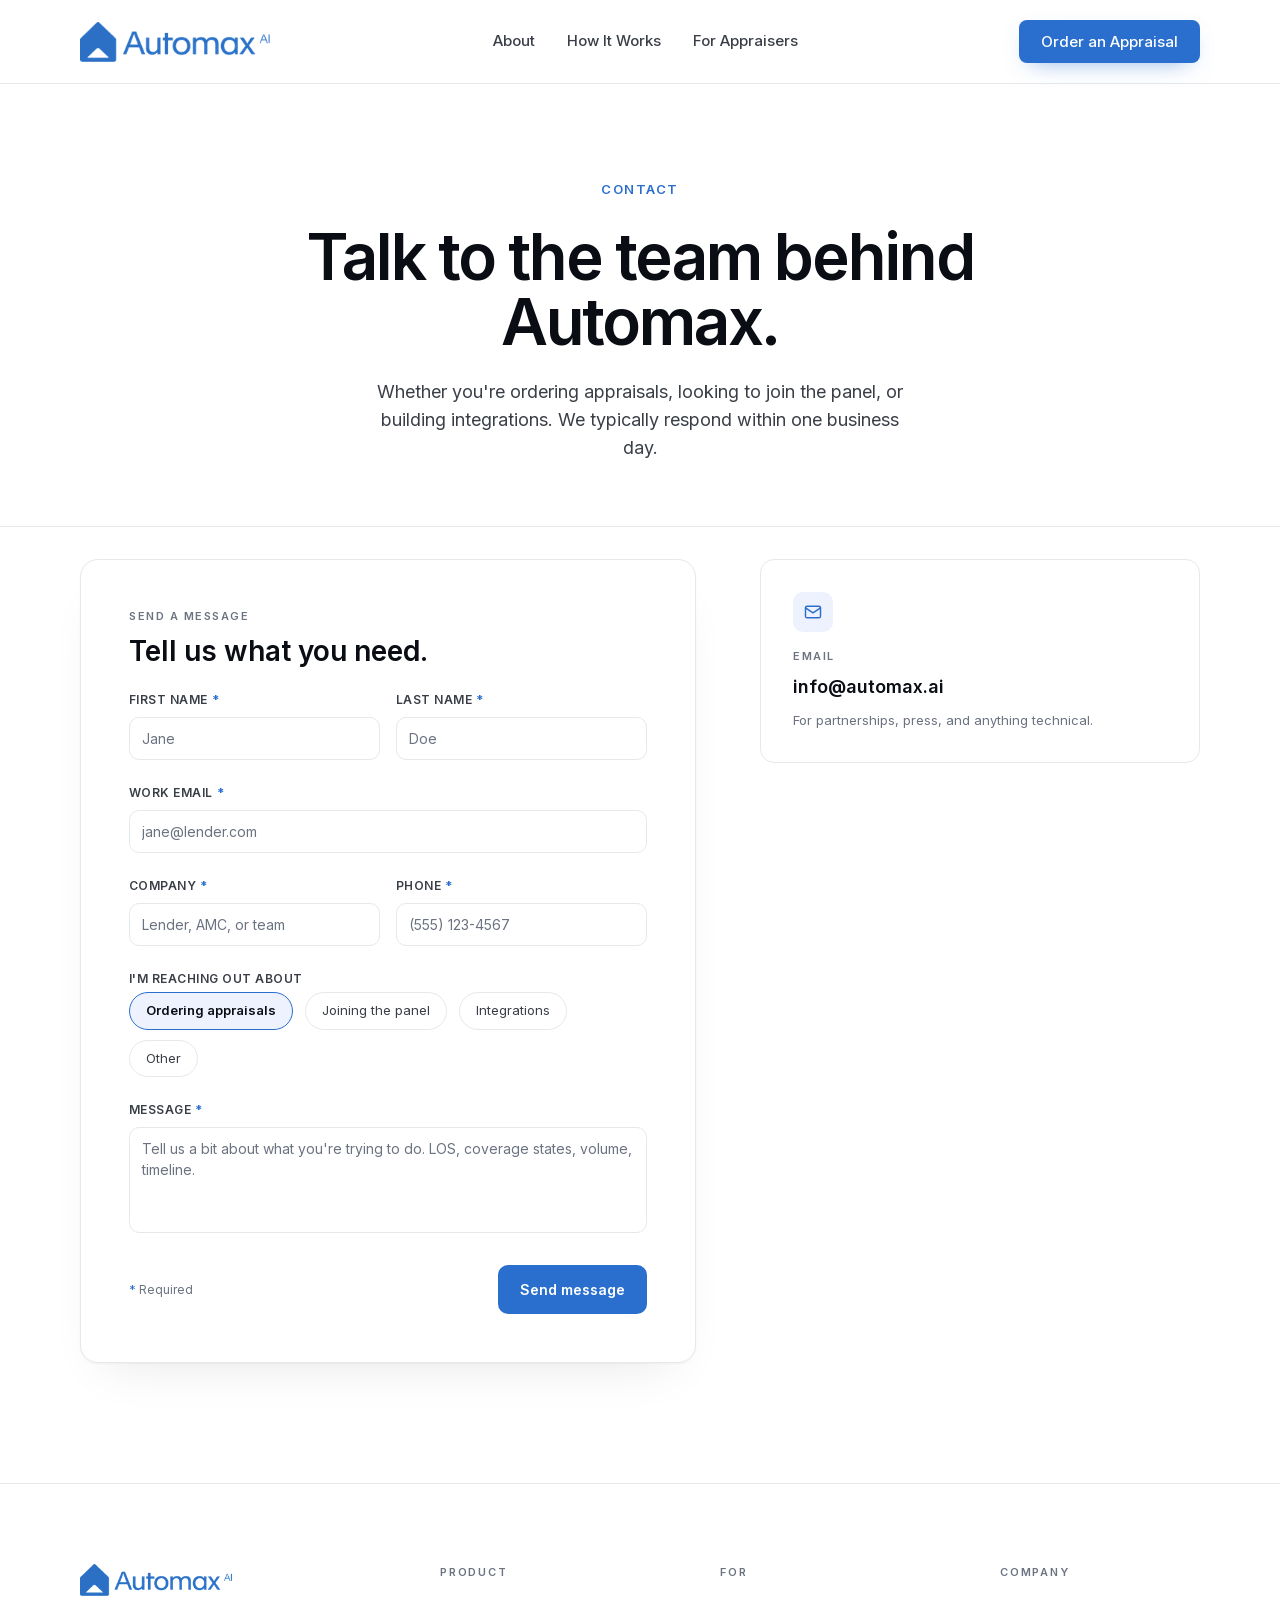
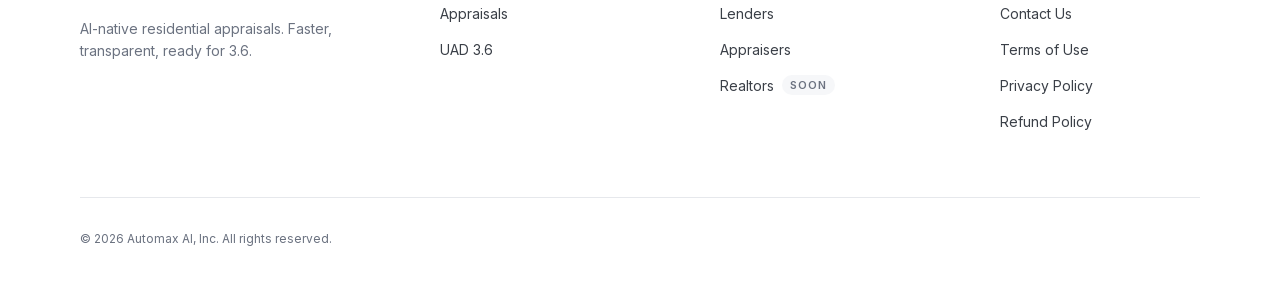
<file: contact.html>
<!DOCTYPE html><html lang="en" class="inter_2fe1ab3d-module__-T-KAq__variable antialiased"><head><meta charset="utf-8"><meta name="viewport" content="width=device-width, initial-scale=1"><link rel="preload" href="assets/83afe278b6a6bb3c-s.p.0q-301v4kxxnr.woff2" as="font" crossorigin="" type="font/woff2"><link rel="preload" as="image" imagesrcset="assets/logo_256.png 1x, assets/logo_384.png 2x"><link rel="stylesheet" href="assets/120.5--c.7.uj.css" data-precedence="next"><link rel="preload" as="script" fetchpriority="low" href="assets/0x__2zp_lruqr.js"><script src="assets/0dgq26a5_oy.a.js" async=""></script><script src="assets/0m_p1bxtorv5i.js" async=""></script><script src="assets/02g3221oh_3le.js" async=""></script><script src="assets/turbopack-0g-m6sc5iikhi.js" async=""></script><script src="assets/0at0qasdhg6ej.js" async=""></script><script src="assets/0he_j2pdr4xqu.js" async=""></script><script src="assets/0d3shmwh5_nmn.js" async=""></script><script src="assets/17cfi-ds8s8f7.js" async=""></script><script src="assets/03ubbsim4p4nb.js" async=""></script><meta name="next-size-adjust" content=""><title>Contact · Automax AI</title><meta name="description" content="Talk to the team behind Automax. Ordering appraisals, joining the panel, or building integrations — we typically respond within one business day."><meta name="application-name" content="Automax AI"><meta name="author" content="Automax AI"><meta name="keywords" content="residential appraisal,AI appraisal,hybrid appraisal,UAD 3.6,appraisal management,mortgage lending,AMC"><meta name="robots" content="index, follow"><meta name="googlebot" content="index, follow, max-video-preview:-1, max-image-preview:large, max-snippet:-1"><link rel="canonical" href="https://automax.ai/contact"><meta property="og:title" content="Automax AI · Property appraisals built for modern lending."><meta property="og:description" content="AI-native residential appraisals. Faster, transparent, ready for 3.6."><meta property="og:url" content="https://automax.ai"><meta property="og:site_name" content="Automax AI"><meta property="og:image" content="https://automax.ai/og.png"><meta property="og:image:width" content="1200"><meta property="og:image:height" content="630"><meta property="og:image:alt" content="Automax AI — AI-native residential appraisals"><meta property="og:type" content="website"><meta name="twitter:card" content="summary_large_image"><meta name="twitter:title" content="Automax AI · Property appraisals built for modern lending."><meta name="twitter:description" content="AI-native residential appraisals. Faster, transparent, ready for 3.6."><meta name="twitter:image" content="https://automax.ai/og.png"><link rel="shortcut icon" href="assets/favicon-96x96.png"><link rel="icon" href="assets/favicon-96x96.png" type="image/png" sizes="96x96"><link rel="apple-touch-icon" href="assets/apple-touch-icon.png" sizes="256x256"><script src="assets/03_yq9q893hmn.js" nomodule=""></script><script src="assets/157ujq-8259s4.js"></script><script src="assets/0pr3nz14hlzcp.js"></script><script src="assets/0nkdokzg2n6ad.js"></script><script src="assets/0-zvjyue1-io_.js"></script></head><body class="min-h-screen bg-white text-body"><div hidden=""><!--$--><!--/$--></div><a href="#main-content" class="skip-link">Skip to content</a><header class="sticky top-0 z-50 border-b border-hairline bg-white/90 backdrop-blur-sm" style="opacity: 1; transform: none;"><div class="mx-auto flex w-full max-w-[1440px] items-center justify-between gap-6 px-6 py-4 lg:px-20 lg:py-5"><div class="flex items-center gap-3"><a class="inline-flex shrink-0 items-center" style="width:191px;height:40px" aria-label="Automax AI home" href="index.html"><img alt="Automax AI" width="191" height="40" decoding="async" data-nimg="1" class="block shrink-0" style="color:transparent;width:191px;height:40px" srcset="assets/logo_256.png 1x, assets/logo_384.png 2x" src="assets/logo_384.png"></a></div><nav aria-label="Primary" class="hidden items-center gap-8 text-[15px] font-medium text-body lg:flex"><a class="transition-colors hover:text-ink" href="index.html">About</a><a class="transition-colors hover:text-ink" href="index.html">How It Works</a><a class="transition-colors hover:text-ink" href="appraisers.html">For Appraisers</a></nav><div class="flex shrink-0 items-center gap-3"><button type="button" class="inline-flex items-center gap-2 rounded-button font-medium leading-none transition-colors duration-150 focus-visible:outline-none focus-visible:ring-2 focus-visible:ring-cobalt focus-visible:ring-offset-2 bg-cobalt text-white hover:bg-cobalt-ink shadow-[0_8px_24px_-12px_rgba(42,111,206,0.7)] px-[18px] py-[10px] text-[14px] whitespace-nowrap md:px-[22px] md:py-[14px] md:text-[15px]"><span class="md:hidden">Order</span><span class="hidden md:inline">Order an Appraisal</span></button><button type="button" aria-label="Open menu" aria-expanded="false" class="inline-flex h-10 w-10 items-center justify-center rounded-md border border-hairline text-ink lg:hidden"><svg width="20" height="20" viewBox="0 0 24 24" fill="none" stroke="currentColor" stroke-width="1.5" stroke-linecap="round" stroke-linejoin="round" aria-hidden="true" focusable="false"><path d="M4 7h16M4 12h16M4 17h16"></path></svg></button></div></div></header><main id="main-content" class="bg-white"><section class="border-b border-hairline" aria-labelledby="contact-heading"><div class="mx-auto flex w-full max-w-[1440px] flex-col items-center gap-6 px-6 pt-16 pb-12 text-center lg:px-20 lg:pt-24 lg:pb-16"><div class="text-[13px] font-semibold uppercase tracking-[0.12em] text-cobalt">Contact</div><h1 id="contact-heading" class="max-w-[760px] font-semibold tracking-[-0.035em] text-ink" style="font-size:clamp(36px, 5.5vw, 64px);line-height:1.02">Talk to the team behind Automax.</h1><p class="max-w-[540px] text-[18px] leading-[1.55] text-body">Whether you're ordering appraisals, looking to join the panel, or building integrations. We typically respond within one business day.</p></div></section><section class="bg-white" aria-labelledby="contact-form-heading"><div class="mx-auto flex w-full max-w-[1440px] flex-col gap-12 px-6 pt-8 pb-24 lg:flex-row lg:gap-16 lg:px-20 lg:pt-8 lg:pb-[120px]"><div class="lg:flex-[1.4]"><form class="flex flex-col gap-6 rounded-[18px] border border-hairline bg-white p-8 md:p-12" style="box-shadow:0 1px 2px rgba(10,14,20,0.04), 0 24px 48px -24px rgba(10,14,20,0.10)"><header class="flex flex-col gap-3"><div class="text-[11px] font-semibold uppercase tracking-[0.14em] text-muted">Send a message</div><h2 id="contact-form-heading" class="text-[28px] font-semibold leading-[1.1] text-ink">Tell us what you need.</h2></header><div class="grid grid-cols-1 gap-4 md:grid-cols-2"><label class="flex flex-col gap-2"><span class="text-[12px] font-semibold uppercase tracking-[0.04em] text-body">First name<span class="ml-1 text-cobalt">*</span></span><input type="text" required="" autocomplete="given-name" placeholder="Jane" class="rounded-[10px] border bg-white px-3 py-2.5 text-[14px] text-ink placeholder:text-muted focus:outline-none border-hairline focus:border-cobalt" name="firstName"></label><label class="flex flex-col gap-2"><span class="text-[12px] font-semibold uppercase tracking-[0.04em] text-body">Last name<span class="ml-1 text-cobalt">*</span></span><input type="text" required="" autocomplete="family-name" placeholder="Doe" class="rounded-[10px] border bg-white px-3 py-2.5 text-[14px] text-ink placeholder:text-muted focus:outline-none border-hairline focus:border-cobalt" name="lastName"></label></div><label class="flex flex-col gap-2"><span class="text-[12px] font-semibold uppercase tracking-[0.04em] text-body">Work email<span class="ml-1 text-cobalt">*</span></span><input type="email" required="" autocomplete="email" placeholder="jane@lender.com" class="rounded-[10px] border bg-white px-3 py-2.5 text-[14px] text-ink placeholder:text-muted focus:outline-none border-hairline focus:border-cobalt" name="email" value=""></label><div class="grid grid-cols-1 gap-4 md:grid-cols-2"><label class="flex flex-col gap-2"><span class="text-[12px] font-semibold uppercase tracking-[0.04em] text-body">Company<span class="ml-1 text-cobalt">*</span></span><input type="text" required="" autocomplete="organization" placeholder="Lender, AMC, or team" class="rounded-[10px] border bg-white px-3 py-2.5 text-[14px] text-ink placeholder:text-muted focus:outline-none border-hairline focus:border-cobalt" name="company"></label><label class="flex flex-col gap-2"><span class="text-[12px] font-semibold uppercase tracking-[0.04em] text-body">Phone<span class="ml-1 text-cobalt">*</span></span><input type="tel" required="" autocomplete="tel" placeholder="(555) 123-4567" class="rounded-[10px] border bg-white px-3 py-2.5 text-[14px] text-ink placeholder:text-muted focus:outline-none border-hairline focus:border-cobalt" name="phone" value=""></label></div><fieldset class="flex flex-col gap-4"><legend class="mb-1 text-[12px] font-semibold uppercase tracking-[0.04em] text-body">I'm reaching out about</legend><div class="flex flex-wrap gap-x-3 gap-y-2.5"><label class="inline-flex cursor-pointer items-center rounded-full px-4 py-2.5 text-[13px] leading-[1.2] transition-colors focus-within:outline-none focus-within:ring-2 focus-within:ring-cobalt focus-within:ring-offset-2 border-[1.5px] border-cobalt bg-tint font-semibold text-ink"><input type="radio" class="sr-only" name="reason" checked="" value="Ordering appraisals">Ordering appraisals</label><label class="inline-flex cursor-pointer items-center rounded-full px-4 py-2.5 text-[13px] leading-[1.2] transition-colors focus-within:outline-none focus-within:ring-2 focus-within:ring-cobalt focus-within:ring-offset-2 border border-hairline bg-white text-body hover:border-cobalt/40 hover:text-ink"><input type="radio" class="sr-only" name="reason" value="Joining the panel">Joining the panel</label><label class="inline-flex cursor-pointer items-center rounded-full px-4 py-2.5 text-[13px] leading-[1.2] transition-colors focus-within:outline-none focus-within:ring-2 focus-within:ring-cobalt focus-within:ring-offset-2 border border-hairline bg-white text-body hover:border-cobalt/40 hover:text-ink"><input type="radio" class="sr-only" name="reason" value="Integrations">Integrations</label><label class="inline-flex cursor-pointer items-center rounded-full px-4 py-2.5 text-[13px] leading-[1.2] transition-colors focus-within:outline-none focus-within:ring-2 focus-within:ring-cobalt focus-within:ring-offset-2 border border-hairline bg-white text-body hover:border-cobalt/40 hover:text-ink"><input type="radio" class="sr-only" name="reason" value="Other">Other</label></div></fieldset><label class="flex flex-col gap-2"><span class="text-[12px] font-semibold uppercase tracking-[0.04em]" style="color:#3A3F47">Message <span class="text-cobalt">*</span></span><textarea name="message" rows="4" required="" placeholder="Tell us a bit about what you're trying to do. LOS, coverage states, volume, timeline." class="resize-none rounded-[10px] border border-hairline bg-white px-3 py-2.5 text-[14px] text-ink placeholder:text-muted focus:border-cobalt focus:outline-none"></textarea></label><input type="checkbox" tabindex="-1" autocomplete="off" aria-hidden="true" class="hidden" name="botcheck"><div class="mt-2 flex flex-col-reverse items-stretch justify-between gap-4 sm:flex-row sm:items-center"><p class="text-[12px] text-muted"><span class="text-cobalt">*</span> Required</p><button type="submit" class="inline-flex items-center justify-center gap-2 rounded-[10px] bg-cobalt px-[22px] py-[14px] text-[14px] font-semibold text-white transition-colors hover:bg-cobalt-ink focus-visible:outline-none focus-visible:ring-2 focus-visible:ring-cobalt focus-visible:ring-offset-2 disabled:cursor-not-allowed disabled:opacity-60">Send message</button></div></form></div><aside class="flex flex-col gap-5 lg:flex-1" aria-label="Contact details"><div class="flex flex-col gap-3 rounded-[14px] border border-hairline bg-white p-8"><div class="mb-1 inline-flex h-10 w-10 items-center justify-center rounded-[10px] bg-tint"><svg width="20" height="20" viewBox="0 0 24 24" fill="none" stroke="currentColor" stroke-width="1.75" stroke-linecap="round" stroke-linejoin="round" aria-hidden="true" focusable="false" class="text-cobalt"><rect x="3" y="5" width="18" height="14" rx="2"></rect><path d="m3 7 9 6 9-6"></path></svg></div><div class="text-[11px] font-semibold uppercase tracking-[0.14em] text-muted">Email</div><a href="mailto:info@automax.ai" class="text-[18px] font-semibold leading-tight text-ink transition-colors hover:text-cobalt">info@automax.ai</a><p class="text-[13px] leading-[1.5] text-muted">For partnerships, press, and anything technical.</p></div></aside></div></section></main><footer class="border-t border-hairline bg-white"><div class="mx-auto w-full max-w-[1440px] px-6 pt-20 pb-10 lg:px-20"><div class="grid grid-cols-1 gap-12 md:grid-cols-2 lg:grid-cols-[1.4fr_1fr_1fr_1fr] lg:gap-20"><div><span class="inline-flex shrink-0 items-center" style="width:153px;height:32px"><img alt="Automax AI" width="153" height="32" decoding="async" data-nimg="1" class="block shrink-0" style="color:transparent;width:153px;height:32px" srcset="assets/logo_256.png 1x, assets/logo_384.png 2x" src="assets/logo_384.png"></span><p class="mt-4 max-w-[280px] text-[14px] leading-[1.55] text-muted">AI-native residential appraisals. Faster, transparent, ready for 3.6.</p></div><div><div class="text-[11px] font-semibold uppercase tracking-[0.16em] text-muted">Product</div><ul class="mt-5 flex flex-col gap-3"><li><a class="inline-flex items-center gap-2 text-[14px] text-body transition-colors hover:text-ink" href="index.html">Appraisals</a></li><li><span class="inline-flex items-center gap-2 text-[14px] text-body">UAD 3.6</span></li></ul></div><div><div class="text-[11px] font-semibold uppercase tracking-[0.16em] text-muted">For</div><ul class="mt-5 flex flex-col gap-3"><li><a class="inline-flex items-center gap-2 text-[14px] text-body transition-colors hover:text-ink" href="index.html">Lenders</a></li><li><a class="inline-flex items-center gap-2 text-[14px] text-body transition-colors hover:text-ink" href="appraisers.html">Appraisers</a></li><li><a class="inline-flex items-center gap-2 text-[14px] text-body transition-colors hover:text-ink" href="index.html">Realtors<span class="rounded-full bg-surface px-2 py-0.5 text-[11px] font-semibold uppercase tracking-[0.08em] text-muted">Soon</span></a></li></ul></div><div><div class="text-[11px] font-semibold uppercase tracking-[0.16em] text-muted">Company</div><ul class="mt-5 flex flex-col gap-3"><li><a class="inline-flex items-center gap-2 text-[14px] text-body transition-colors hover:text-ink" href="contact.html">Contact Us</a></li><li><a class="inline-flex items-center gap-2 text-[14px] text-body transition-colors hover:text-ink" href="terms.html">Terms of Use</a></li><li><a class="inline-flex items-center gap-2 text-[14px] text-body transition-colors hover:text-ink" href="privacy.html">Privacy Policy</a></li><li><a class="inline-flex items-center gap-2 text-[14px] text-body transition-colors hover:text-ink" href="refund-policy.html">Refund Policy</a></li></ul></div></div><div class="mt-16 border-t border-hairline pt-8"><p class="text-[12px] text-muted">© 2026 Automax AI, Inc. All rights reserved.</p></div></div></footer><!--$--><!--/$--><script src="assets/0x__2zp_lruqr.js" id="_R_" async=""></script><script>(self.__next_f=self.__next_f||[]).push([0])</script><script>self.__next_f.push([1,"1:\"$Sreact.fragment\"\n2:I[62705,[\"/_next/static/chunks/0at0qasdhg6ej.js\",\"/_next/static/chunks/0he~j2pdr4xqu.js\",\"/_next/static/chunks/0d3shmwh5_nmn.js\"],\"BookModalProvider\"]\n3:I[39756,[\"/_next/static/chunks/0at0qasdhg6ej.js\",\"/_next/static/chunks/0he~j2pdr4xqu.js\",\"/_next/static/chunks/0d3shmwh5_nmn.js\"],\"default\"]\n4:I[37457,[\"/_next/static/chunks/0at0qasdhg6ej.js\",\"/_next/static/chunks/0he~j2pdr4xqu.js\",\"/_next/static/chunks/0d3shmwh5_nmn.js\"],\"default\"]\n5:I[79520,[\"/_next/static/chunks/0at0qasdhg6ej.js\",\"/_next/static/chunks/0he~j2pdr4xqu.js\",\"/_next/static/chunks/0d3shmwh5_nmn.js\"],\"\"]\n6:I[84834,[\"/_next/static/chunks/0at0qasdhg6ej.js\",\"/_next/static/chunks/0he~j2pdr4xqu.js\",\"/_next/static/chunks/0d3shmwh5_nmn.js\",\"/_next/static/chunks/17cfi-ds8s8f7.js\",\"/_next/static/chunks/03ubbsim4p4nb.js\"],\"Nav\"]\ne:I[68027,[\"/_next/static/chunks/0at0qasdhg6ej.js\",\"/_next/static/chunks/0he~j2pdr4xqu.js\",\"/_next/static/chunks/0d3shmwh5_nmn.js\"],\"default\",1]\n:HL[\"/_next/static/chunks/120.5--c.7.uj.css\",\"style\"]\n:HL[\"/_next/static/media/83afe278b6a6bb3c-s.p.0q-301v4kxxnr.woff2\",\"font\",{\"crossOrigin\":\"\",\"type\":\"font/woff2\"}]\n"])</script><script>self.__next_f.push([1,"0:{\"P\":null,\"c\":[\"\",\"contact\"],\"q\":\"\",\"i\":false,\"f\":[[[\"\",{\"children\":[\"contact\",{\"children\":[\"__PAGE__\",{}]}]},\"$undefined\",\"$undefined\",16],[[\"$\",\"$1\",\"c\",{\"children\":[[[\"$\",\"link\",\"0\",{\"rel\":\"stylesheet\",\"href\":\"/_next/static/chunks/120.5--c.7.uj.css\",\"precedence\":\"next\",\"crossOrigin\":\"$undefined\",\"nonce\":\"$undefined\"}],[\"$\",\"script\",\"script-0\",{\"src\":\"/_next/static/chunks/0at0qasdhg6ej.js\",\"async\":true,\"nonce\":\"$undefined\"}],[\"$\",\"script\",\"script-1\",{\"src\":\"/_next/static/chunks/0he~j2pdr4xqu.js\",\"async\":true,\"nonce\":\"$undefined\"}],[\"$\",\"script\",\"script-2\",{\"src\":\"/_next/static/chunks/0d3shmwh5_nmn.js\",\"async\":true,\"nonce\":\"$undefined\"}]],[\"$\",\"html\",null,{\"lang\":\"en\",\"className\":\"inter_2fe1ab3d-module__-T-KAq__variable antialiased\",\"children\":[\"$\",\"body\",null,{\"className\":\"min-h-screen bg-white text-body\",\"children\":[[\"$\",\"a\",null,{\"href\":\"#main-content\",\"className\":\"skip-link\",\"children\":\"Skip to content\"}],[\"$\",\"$L2\",null,{\"children\":[\"$\",\"$L3\",null,{\"parallelRouterKey\":\"children\",\"error\":\"$undefined\",\"errorStyles\":\"$undefined\",\"errorScripts\":\"$undefined\",\"template\":[\"$\",\"$L4\",null,{}],\"templateStyles\":\"$undefined\",\"templateScripts\":\"$undefined\",\"notFound\":[[[\"$\",\"title\",null,{\"children\":\"404: This page could not be found.\"}],[\"$\",\"div\",null,{\"style\":{\"fontFamily\":\"system-ui,\\\"Segoe UI\\\",Roboto,Helvetica,Arial,sans-serif,\\\"Apple Color Emoji\\\",\\\"Segoe UI Emoji\\\"\",\"height\":\"100vh\",\"textAlign\":\"center\",\"display\":\"flex\",\"flexDirection\":\"column\",\"alignItems\":\"center\",\"justifyContent\":\"center\"},\"children\":[\"$\",\"div\",null,{\"children\":[[\"$\",\"style\",null,{\"dangerouslySetInnerHTML\":{\"__html\":\"body{color:#000;background:#fff;margin:0}.next-error-h1{border-right:1px solid rgba(0,0,0,.3)}@media (prefers-color-scheme:dark){body{color:#fff;background:#000}.next-error-h1{border-right:1px solid rgba(255,255,255,.3)}}\"}}],[\"$\",\"h1\",null,{\"className\":\"next-error-h1\",\"style\":{\"display\":\"inline-block\",\"margin\":\"0 20px 0 0\",\"padding\":\"0 23px 0 0\",\"fontSize\":24,\"fontWeight\":500,\"verticalAlign\":\"top\",\"lineHeight\":\"49px\"},\"children\":404}],[\"$\",\"div\",null,{\"style\":{\"display\":\"inline-block\"},\"children\":[\"$\",\"h2\",null,{\"style\":{\"fontSize\":14,\"fontWeight\":400,\"lineHeight\":\"49px\",\"margin\":0},\"children\":\"This page could not be found.\"}]}]]}]}]],[]],\"forbidden\":\"$undefined\",\"unauthorized\":\"$undefined\"}]}],[\"$\",\"$L5\",null,{\"id\":\"ld-org\",\"type\":\"application/ld+json\",\"strategy\":\"afterInteractive\",\"dangerouslySetInnerHTML\":{\"__html\":\"{\\\"@context\\\":\\\"https://schema.org\\\",\\\"@type\\\":\\\"Organization\\\",\\\"name\\\":\\\"Automax AI\\\",\\\"url\\\":\\\"https://automax.ai\\\",\\\"logo\\\":\\\"https://automax.ai/logo.png\\\",\\\"description\\\":\\\"AI-native residential appraisals. Faster, transparent, ready for 3.6.\\\",\\\"sameAs\\\":[]}\"}}],[\"$\",\"$L5\",null,{\"id\":\"ld-service\",\"type\":\"application/ld+json\",\"strategy\":\"afterInteractive\",\"dangerouslySetInnerHTML\":{\"__html\":\"{\\\"@context\\\":\\\"https://schema.org\\\",\\\"@type\\\":\\\"Service\\\",\\\"serviceType\\\":\\\"Residential Appraisal\\\",\\\"provider\\\":{\\\"@type\\\":\\\"Organization\\\",\\\"name\\\":\\\"Automax AI\\\",\\\"url\\\":\\\"https://automax.ai\\\"},\\\"areaServed\\\":\\\"United States\\\",\\\"description\\\":\\\"AI-native residential property appraisal with licensed appraiser review, ranked comparables, and UAD 3.6 structured fields.\\\"}\"}}]]}]}]]}],{\"children\":[[\"$\",\"$1\",\"c\",{\"children\":[null,[\"$\",\"$L3\",null,{\"parallelRouterKey\":\"children\",\"error\":\"$undefined\",\"errorStyles\":\"$undefined\",\"errorScripts\":\"$undefined\",\"template\":[\"$\",\"$L4\",null,{}],\"templateStyles\":\"$undefined\",\"templateScripts\":\"$undefined\",\"notFound\":\"$undefined\",\"forbidden\":\"$undefined\",\"unauthorized\":\"$undefined\"}]]}],{\"children\":[[\"$\",\"$1\",\"c\",{\"children\":[[[\"$\",\"$L6\",null,{\"variant\":\"lender\"}],[\"$\",\"main\",null,{\"id\":\"main-content\",\"className\":\"bg-white\",\"children\":[[\"$\",\"section\",null,{\"className\":\"border-b border-hairline\",\"aria-labelledby\":\"contact-heading\",\"children\":[\"$\",\"div\",null,{\"className\":\"mx-auto flex w-full max-w-[1440px] flex-col items-center gap-6 px-6 pt-16 pb-12 text-center lg:px-20 lg:pt-24 lg:pb-16\",\"children\":[[\"$\",\"div\",null,{\"className\":\"text-[13px] font-semibold uppercase tracking-[0.12em] text-cobalt\",\"children\":\"Contact\"}],[\"$\",\"h1\",null,{\"id\":\"contact-heading\",\"className\":\"max-w-[760px] font-semibold tracking-[-0.035em] text-ink\",\"style\":{\"fontSize\":\"clamp(36px, 5.5vw, 64px)\",\"lineHeight\":1.02},\"children\":\"Talk to the team behind Automax.\"}],[\"$\",\"p\",null,{\"className\":\"max-w-[540px] text-[18px] leading-[1.55] text-body\",\"children\":\"Whether you're ordering appraisals, looking to join the panel, or building integrations. We typically respond within one business day.\"}]]}]}],\"$L7\"]}],\"$L8\"],[\"$L9\",\"$La\"],\"$Lb\"]}],{},null,false,null]},null,false,\"$@c\"]},null,false,null],\"$Ld\",false]],\"m\":\"$undefined\",\"G\":[\"$e\",[\"$Lf\"]],\"S\":true,\"h\":null,\"s\":\"$undefined\",\"l\":\"$undefined\",\"p\":\"$undefined\",\"d\":\"$undefined\",\"b\":\"wehBBd65pN9GnnLqZyUw8\"}\n"])</script><script>self.__next_f.push([1,"10:I[4381,[\"/_next/static/chunks/0at0qasdhg6ej.js\",\"/_next/static/chunks/0he~j2pdr4xqu.js\",\"/_next/static/chunks/0d3shmwh5_nmn.js\",\"/_next/static/chunks/17cfi-ds8s8f7.js\",\"/_next/static/chunks/03ubbsim4p4nb.js\"],\"ContactBody\"]\n11:I[85437,[\"/_next/static/chunks/0at0qasdhg6ej.js\",\"/_next/static/chunks/0he~j2pdr4xqu.js\",\"/_next/static/chunks/0d3shmwh5_nmn.js\",\"/_next/static/chunks/17cfi-ds8s8f7.js\",\"/_next/static/chunks/03ubbsim4p4nb.js\"],\"Image\"]\n12:I[22016,[\"/_next/static/chunks/0at0qasdhg6ej.js\",\"/_next/static/chunks/0he~j2pdr4xqu.js\",\"/_next/static/chunks/0d3shmwh5_nmn.js\",\"/_next/static/chunks/17cfi-ds8s8f7.js\",\"/_next/static/chunks/03ubbsim4p4nb.js\"],\"\"]\n13:I[97367,[\"/_next/static/chunks/0at0qasdhg6ej.js\",\"/_next/static/chunks/0he~j2pdr4xqu.js\",\"/_next/static/chunks/0d3shmwh5_nmn.js\"],\"OutletBoundary\"]\n14:\"$Sreact.suspense\"\n17:I[97367,[\"/_next/static/chunks/0at0qasdhg6ej.js\",\"/_next/static/chunks/0he~j2pdr4xqu.js\",\"/_next/static/chunks/0d3shmwh5_nmn.js\"],\"ViewportBoundary\"]\n19:I[97367,[\"/_next/static/chunks/0at0qasdhg6ej.js\",\"/_next/static/chunks/0he~j2pdr4xqu.js\",\"/_next/static/chunks/0d3shmwh5_nmn.js\"],\"MetadataBoundary\"]\n7:[\"$\",\"$L10\",null,{}]\n"])</script><script>self.__next_f.push([1,"8:[\"$\",\"footer\",null,{\"className\":\"border-t border-hairline bg-white\",\"children\":[\"$\",\"div\",null,{\"className\":\"mx-auto w-full max-w-[1440px] px-6 pt-20 pb-10 lg:px-20\",\"children\":[[\"$\",\"div\",null,{\"className\":\"grid grid-cols-1 gap-12 md:grid-cols-2 lg:grid-cols-[1.4fr_1fr_1fr_1fr] lg:gap-20\",\"children\":[[\"$\",\"div\",null,{\"children\":[[\"$\",\"span\",null,{\"className\":\"inline-flex shrink-0 items-center\",\"style\":{\"width\":153,\"height\":32},\"children\":[\"$\",\"$L11\",null,{\"src\":\"/logo.png\",\"alt\":\"Automax AI\",\"width\":153,\"height\":32,\"priority\":true,\"className\":\"block shrink-0\",\"style\":{\"width\":153,\"height\":32}}]}],[\"$\",\"p\",null,{\"className\":\"mt-4 max-w-[280px] text-[14px] leading-[1.55] text-muted\",\"children\":\"AI-native residential appraisals. Faster, transparent, ready for 3.6.\"}]]}],[[\"$\",\"div\",\"Product\",{\"children\":[[\"$\",\"div\",null,{\"className\":\"text-[11px] font-semibold uppercase tracking-[0.16em] text-muted\",\"children\":\"Product\"}],[\"$\",\"ul\",null,{\"className\":\"mt-5 flex flex-col gap-3\",\"children\":[[\"$\",\"li\",\"Appraisals\",{\"children\":[\"$\",\"$L12\",null,{\"href\":\"/\",\"className\":\"inline-flex items-center gap-2 text-[14px] text-body transition-colors hover:text-ink\",\"children\":[\"Appraisals\",null]}]}],[\"$\",\"li\",\"UAD 3.6\",{\"children\":[\"$\",\"span\",null,{\"className\":\"inline-flex items-center gap-2 text-[14px] text-body\",\"children\":[\"UAD 3.6\",null]}]}]]}]]}],[\"$\",\"div\",\"For\",{\"children\":[[\"$\",\"div\",null,{\"className\":\"text-[11px] font-semibold uppercase tracking-[0.16em] text-muted\",\"children\":\"For\"}],[\"$\",\"ul\",null,{\"className\":\"mt-5 flex flex-col gap-3\",\"children\":[[\"$\",\"li\",\"Lenders\",{\"children\":[\"$\",\"$L12\",null,{\"href\":\"/\",\"className\":\"inline-flex items-center gap-2 text-[14px] text-body transition-colors hover:text-ink\",\"children\":[\"Lenders\",null]}]}],[\"$\",\"li\",\"Appraisers\",{\"children\":[\"$\",\"$L12\",null,{\"href\":\"/appraisers\",\"className\":\"inline-flex items-center gap-2 text-[14px] text-body transition-colors hover:text-ink\",\"children\":[\"Appraisers\",null]}]}],[\"$\",\"li\",\"Realtors\",{\"children\":[\"$\",\"$L12\",null,{\"href\":\"/\",\"className\":\"inline-flex items-center gap-2 text-[14px] text-body transition-colors hover:text-ink\",\"children\":[\"Realtors\",[\"$\",\"span\",null,{\"className\":\"rounded-full bg-surface px-2 py-0.5 text-[11px] font-semibold uppercase tracking-[0.08em] text-muted\",\"children\":\"Soon\"}]]}]}]]}]]}],[\"$\",\"div\",\"Company\",{\"children\":[[\"$\",\"div\",null,{\"className\":\"text-[11px] font-semibold uppercase tracking-[0.16em] text-muted\",\"children\":\"Company\"}],[\"$\",\"ul\",null,{\"className\":\"mt-5 flex flex-col gap-3\",\"children\":[[\"$\",\"li\",\"Contact Us\",{\"children\":[\"$\",\"$L12\",null,{\"href\":\"/contact\",\"className\":\"inline-flex items-center gap-2 text-[14px] text-body transition-colors hover:text-ink\",\"children\":[\"Contact Us\",null]}]}],[\"$\",\"li\",\"Terms of Use\",{\"children\":[\"$\",\"$L12\",null,{\"href\":\"/terms\",\"className\":\"inline-flex items-center gap-2 text-[14px] text-body transition-colors hover:text-ink\",\"children\":[\"Terms of Use\",null]}]}],[\"$\",\"li\",\"Privacy Policy\",{\"children\":[\"$\",\"$L12\",null,{\"href\":\"/privacy\",\"className\":\"inline-flex items-center gap-2 text-[14px] text-body transition-colors hover:text-ink\",\"children\":[\"Privacy Policy\",null]}]}],[\"$\",\"li\",\"Refund Policy\",{\"children\":[\"$\",\"$L12\",null,{\"href\":\"/refund-policy\",\"className\":\"inline-flex items-center gap-2 text-[14px] text-body transition-colors hover:text-ink\",\"children\":[\"Refund Policy\",null]}]}]]}]]}]]]}],[\"$\",\"div\",null,{\"className\":\"mt-16 border-t border-hairline pt-8\",\"children\":[\"$\",\"p\",null,{\"className\":\"text-[12px] text-muted\",\"children\":\"© 2026 Automax AI, Inc. All rights reserved.\"}]}]]}]}]\n"])</script><script>self.__next_f.push([1,"9:[\"$\",\"script\",\"script-0\",{\"src\":\"/_next/static/chunks/17cfi-ds8s8f7.js\",\"async\":true,\"nonce\":\"$undefined\"}]\na:[\"$\",\"script\",\"script-1\",{\"src\":\"/_next/static/chunks/03ubbsim4p4nb.js\",\"async\":true,\"nonce\":\"$undefined\"}]\nb:[\"$\",\"$L13\",null,{\"children\":[\"$\",\"$14\",null,{\"name\":\"Next.MetadataOutlet\",\"children\":\"$@15\"}]}]\n16:[]\nc:\"$W16\"\nd:[\"$\",\"$1\",\"h\",{\"children\":[null,[\"$\",\"$L17\",null,{\"children\":\"$L18\"}],[\"$\",\"div\",null,{\"hidden\":true,\"children\":[\"$\",\"$L19\",null,{\"children\":[\"$\",\"$14\",null,{\"name\":\"Next.Metadata\",\"children\":\"$L1a\"}]}]}],[\"$\",\"meta\",null,{\"name\":\"next-size-adjust\",\"content\":\"\"}]]}]\nf:[\"$\",\"link\",\"0\",{\"rel\":\"stylesheet\",\"href\":\"/_next/static/chunks/120.5--c.7.uj.css\",\"precedence\":\"next\",\"crossOrigin\":\"$undefined\",\"nonce\":\"$undefined\"}]\n"])</script><script>self.__next_f.push([1,"18:[[\"$\",\"meta\",\"0\",{\"charSet\":\"utf-8\"}],[\"$\",\"meta\",\"1\",{\"name\":\"viewport\",\"content\":\"width=device-width, initial-scale=1\"}]]\n"])</script><script>self.__next_f.push([1,"1b:I[27201,[\"/_next/static/chunks/0at0qasdhg6ej.js\",\"/_next/static/chunks/0he~j2pdr4xqu.js\",\"/_next/static/chunks/0d3shmwh5_nmn.js\"],\"IconMark\"]\n15:null\n"])</script><script>self.__next_f.push([1,"1a:[[\"$\",\"title\",\"0\",{\"children\":\"Contact · Automax AI\"}],[\"$\",\"meta\",\"1\",{\"name\":\"description\",\"content\":\"Talk to the team behind Automax. Ordering appraisals, joining the panel, or building integrations — we typically respond within one business day.\"}],[\"$\",\"meta\",\"2\",{\"name\":\"application-name\",\"content\":\"Automax AI\"}],[\"$\",\"meta\",\"3\",{\"name\":\"author\",\"content\":\"Automax AI\"}],[\"$\",\"meta\",\"4\",{\"name\":\"keywords\",\"content\":\"residential appraisal,AI appraisal,hybrid appraisal,UAD 3.6,appraisal management,mortgage lending,AMC\"}],[\"$\",\"meta\",\"5\",{\"name\":\"robots\",\"content\":\"index, follow\"}],[\"$\",\"meta\",\"6\",{\"name\":\"googlebot\",\"content\":\"index, follow, max-video-preview:-1, max-image-preview:large, max-snippet:-1\"}],[\"$\",\"link\",\"7\",{\"rel\":\"canonical\",\"href\":\"https://automax.ai/contact\"}],[\"$\",\"meta\",\"8\",{\"property\":\"og:title\",\"content\":\"Automax AI · Property appraisals built for modern lending.\"}],[\"$\",\"meta\",\"9\",{\"property\":\"og:description\",\"content\":\"AI-native residential appraisals. Faster, transparent, ready for 3.6.\"}],[\"$\",\"meta\",\"10\",{\"property\":\"og:url\",\"content\":\"https://automax.ai\"}],[\"$\",\"meta\",\"11\",{\"property\":\"og:site_name\",\"content\":\"Automax AI\"}],[\"$\",\"meta\",\"12\",{\"property\":\"og:image\",\"content\":\"https://automax.ai/og.png\"}],[\"$\",\"meta\",\"13\",{\"property\":\"og:image:width\",\"content\":\"1200\"}],[\"$\",\"meta\",\"14\",{\"property\":\"og:image:height\",\"content\":\"630\"}],[\"$\",\"meta\",\"15\",{\"property\":\"og:image:alt\",\"content\":\"Automax AI — AI-native residential appraisals\"}],[\"$\",\"meta\",\"16\",{\"property\":\"og:type\",\"content\":\"website\"}],[\"$\",\"meta\",\"17\",{\"name\":\"twitter:card\",\"content\":\"summary_large_image\"}],[\"$\",\"meta\",\"18\",{\"name\":\"twitter:title\",\"content\":\"Automax AI · Property appraisals built for modern lending.\"}],[\"$\",\"meta\",\"19\",{\"name\":\"twitter:description\",\"content\":\"AI-native residential appraisals. Faster, transparent, ready for 3.6.\"}],[\"$\",\"meta\",\"20\",{\"name\":\"twitter:image\",\"content\":\"https://automax.ai/og.png\"}],[\"$\",\"link\",\"21\",{\"rel\":\"shortcut icon\",\"href\":\"/favicon-96x96.png\"}],[\"$\",\"link\",\"22\",{\"rel\":\"icon\",\"href\":\"/favicon-96x96.png\",\"type\":\"image/png\",\"sizes\":\"96x96\"}],[\"$\",\"link\",\"23\",{\"rel\":\"apple-touch-icon\",\"href\":\"/apple-touch-icon.png\",\"sizes\":\"256x256\"}],[\"$\",\"$L1b\",\"24\",{}]]\n"])</script><script id="ld-org" type="application/ld+json" data-nscript="afterInteractive">{"@context":"https://schema.org","@type":"Organization","name":"Automax AI","url":"https://automax.ai","logo":"https://automax.ai/logo.png","description":"AI-native residential appraisals. Faster, transparent, ready for 3.6.","sameAs":[]}</script><script id="ld-service" type="application/ld+json" data-nscript="afterInteractive">{"@context":"https://schema.org","@type":"Service","serviceType":"Residential Appraisal","provider":{"@type":"Organization","name":"Automax AI","url":"https://automax.ai"},"areaServed":"United States","description":"AI-native residential property appraisal with licensed appraiser review, ranked comparables, and UAD 3.6 structured fields."}</script><next-route-announcer style="position: absolute;"></next-route-announcer></body></html>
</file>
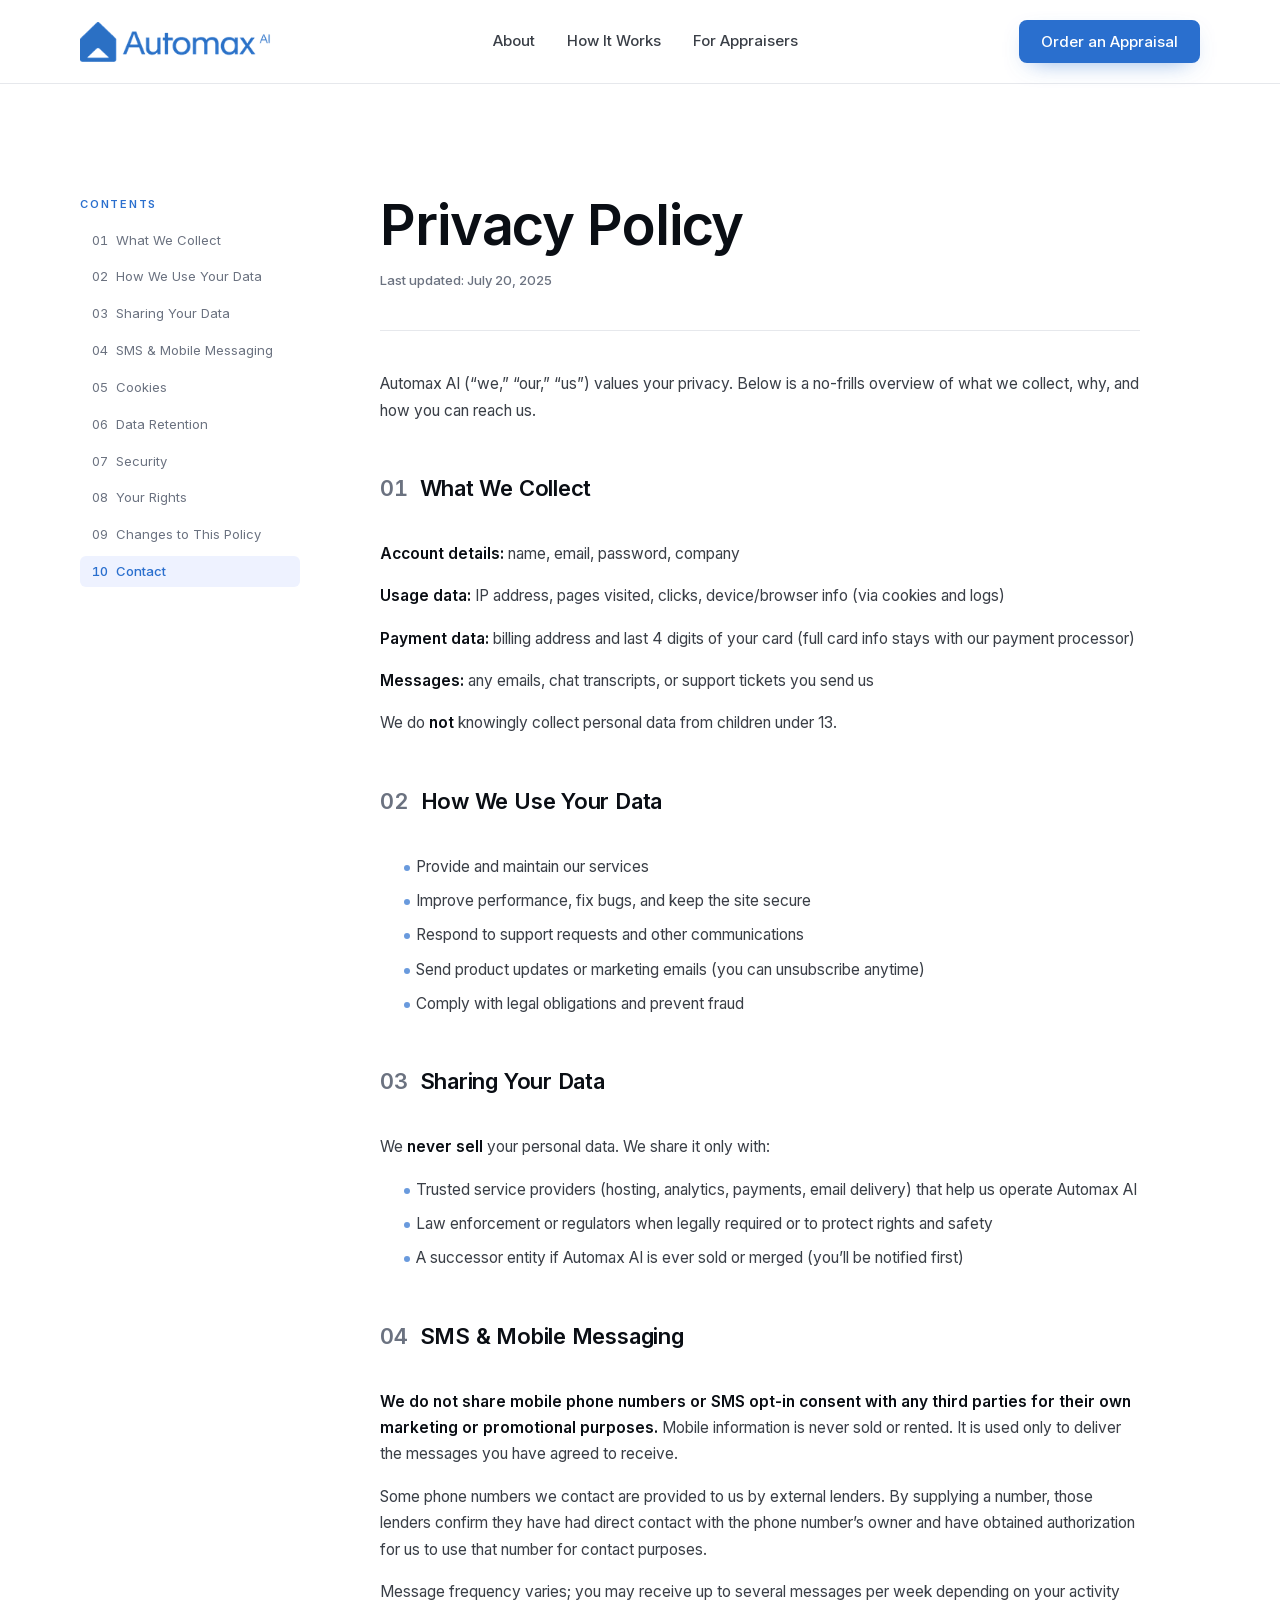
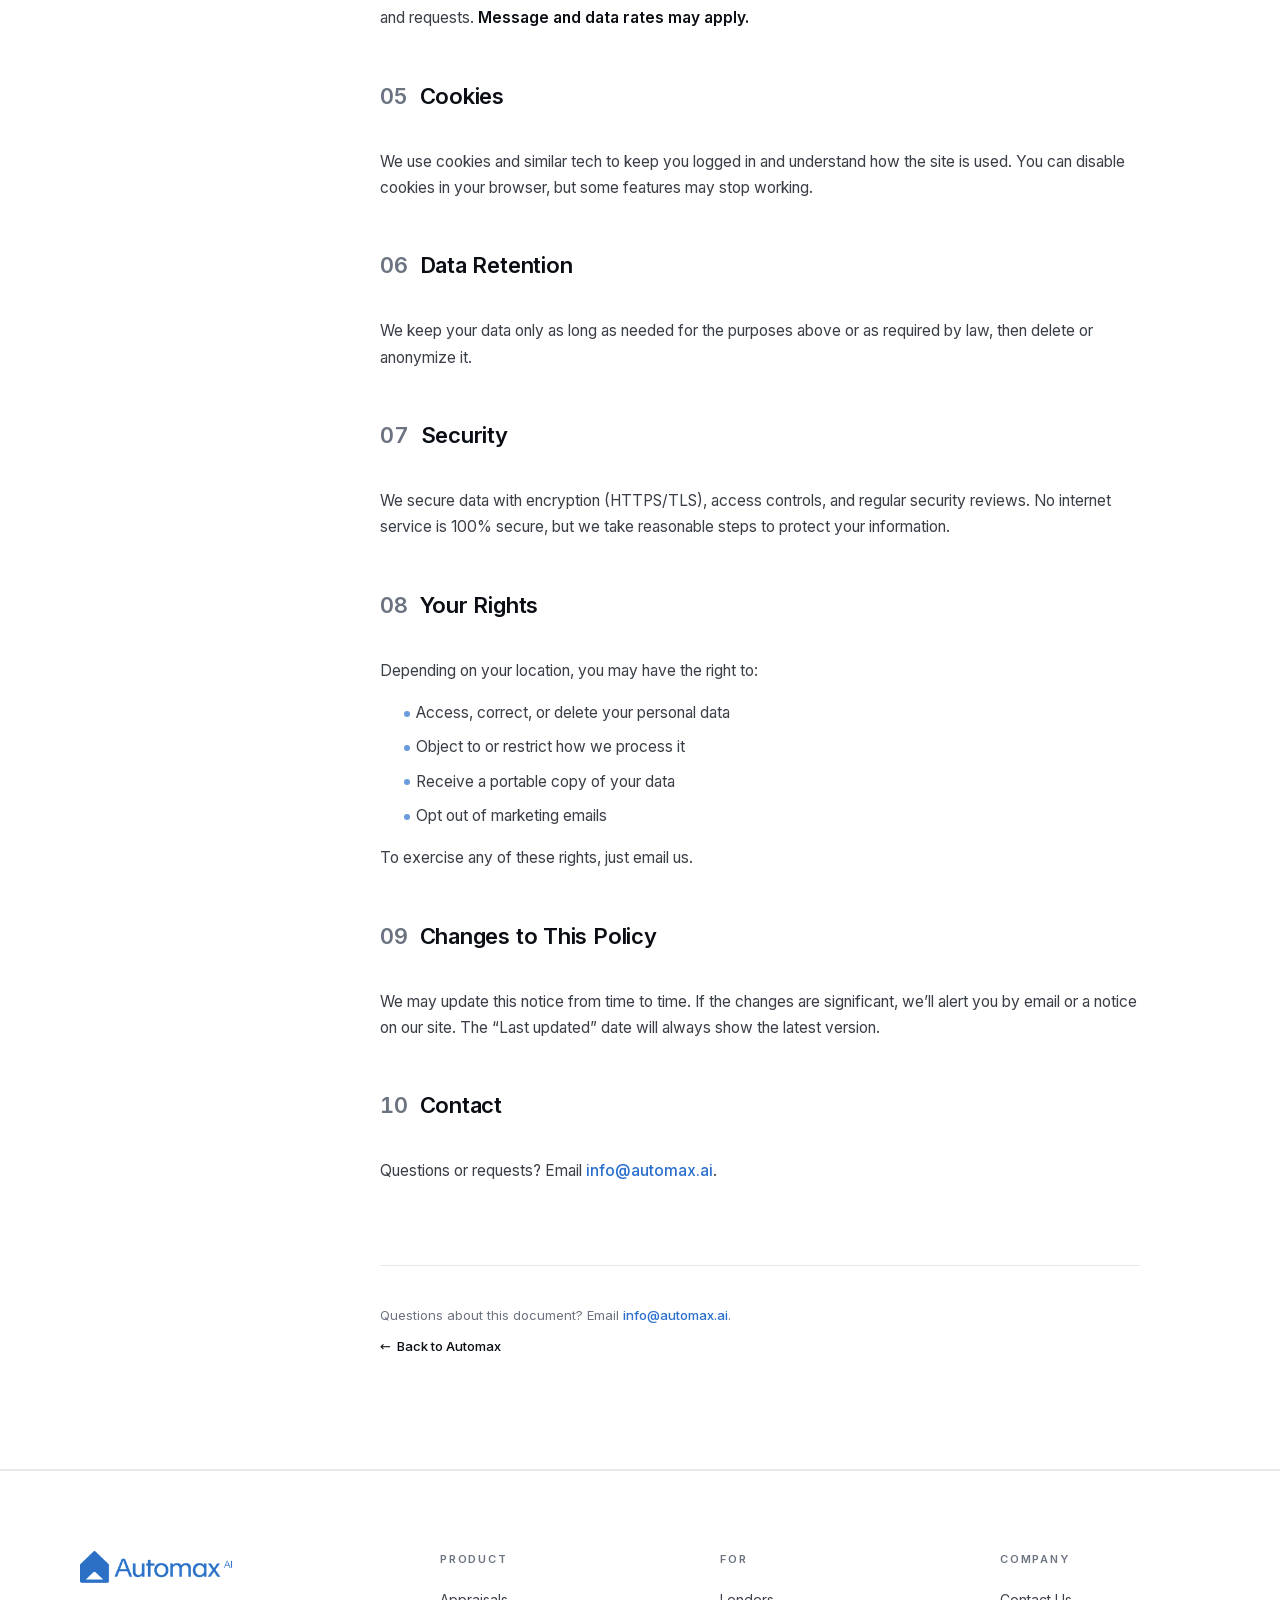
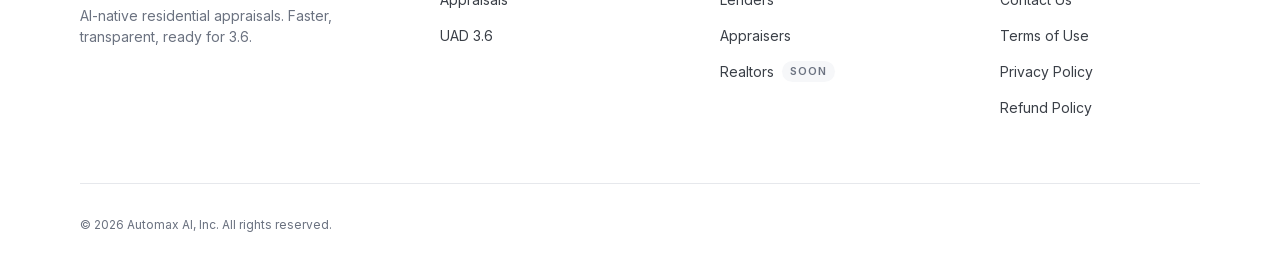
<file: privacy.html>
<!DOCTYPE html><html lang="en" class="inter_2fe1ab3d-module__-T-KAq__variable antialiased"><head><meta charset="utf-8"><meta name="viewport" content="width=device-width, initial-scale=1"><link rel="preload" href="assets/83afe278b6a6bb3c-s.p.0q-301v4kxxnr.woff2" as="font" crossorigin="" type="font/woff2"><link rel="preload" as="image" imagesrcset="assets/logo_256.png 1x, assets/logo_384.png 2x"><link rel="stylesheet" href="assets/120.5--c.7.uj.css" data-precedence="next"><link rel="preload" as="script" fetchpriority="low" href="assets/0x__2zp_lruqr.js"><script src="assets/0dgq26a5_oy.a.js" async=""></script><script src="assets/0m_p1bxtorv5i.js" async=""></script><script src="assets/02g3221oh_3le.js" async=""></script><script src="assets/turbopack-0g-m6sc5iikhi.js" async=""></script><script src="assets/0at0qasdhg6ej.js" async=""></script><script src="assets/0he_j2pdr4xqu.js" async=""></script><script src="assets/0d3shmwh5_nmn.js" async=""></script><script src="assets/0-zvjyue1-io_.js" async=""></script><meta name="next-size-adjust" content=""><title>Privacy Policy · Automax AI</title><meta name="description" content="How Automax AI collects, uses, shares, and protects your information."><meta name="application-name" content="Automax AI"><meta name="author" content="Automax AI"><meta name="keywords" content="residential appraisal,AI appraisal,hybrid appraisal,UAD 3.6,appraisal management,mortgage lending,AMC"><meta name="robots" content="index, follow"><meta name="googlebot" content="index, follow, max-video-preview:-1, max-image-preview:large, max-snippet:-1"><link rel="canonical" href="https://automax.ai/privacy"><meta property="og:title" content="Automax AI · Property appraisals built for modern lending."><meta property="og:description" content="AI-native residential appraisals. Faster, transparent, ready for 3.6."><meta property="og:url" content="https://automax.ai"><meta property="og:site_name" content="Automax AI"><meta property="og:image" content="https://automax.ai/og.png"><meta property="og:image:width" content="1200"><meta property="og:image:height" content="630"><meta property="og:image:alt" content="Automax AI — AI-native residential appraisals"><meta property="og:type" content="website"><meta name="twitter:card" content="summary_large_image"><meta name="twitter:title" content="Automax AI · Property appraisals built for modern lending."><meta name="twitter:description" content="AI-native residential appraisals. Faster, transparent, ready for 3.6."><meta name="twitter:image" content="https://automax.ai/og.png"><link rel="shortcut icon" href="assets/favicon-96x96.png"><link rel="icon" href="assets/favicon-96x96.png" type="image/png" sizes="96x96"><link rel="apple-touch-icon" href="assets/apple-touch-icon.png" sizes="256x256"><script src="assets/03_yq9q893hmn.js" nomodule=""></script><script src="assets/157ujq-8259s4.js"></script><script src="assets/0pr3nz14hlzcp.js"></script><script src="assets/0nkdokzg2n6ad.js"></script><script src="assets/17cfi-ds8s8f7.js"></script><script src="assets/03ubbsim4p4nb.js"></script></head><body class="min-h-screen bg-white text-body"><div hidden=""><!--$--><!--/$--></div><a href="#main-content" class="skip-link">Skip to content</a><header class="sticky top-0 z-50 border-b border-hairline bg-white/90 backdrop-blur-sm" style="opacity: 1; transform: none;"><div class="mx-auto flex w-full max-w-[1440px] items-center justify-between gap-6 px-6 py-4 lg:px-20 lg:py-5"><div class="flex items-center gap-3"><a class="inline-flex shrink-0 items-center" style="width:191px;height:40px" aria-label="Automax AI home" href="index.html"><img alt="Automax AI" width="191" height="40" decoding="async" data-nimg="1" class="block shrink-0" style="color:transparent;width:191px;height:40px" srcset="assets/logo_256.png 1x, assets/logo_384.png 2x" src="assets/logo_384.png"></a></div><nav aria-label="Primary" class="hidden items-center gap-8 text-[15px] font-medium text-body lg:flex"><a class="transition-colors hover:text-ink" href="index.html">About</a><a class="transition-colors hover:text-ink" href="index.html">How It Works</a><a class="transition-colors hover:text-ink" href="appraisers.html">For Appraisers</a></nav><div class="flex shrink-0 items-center gap-3"><button type="button" class="inline-flex items-center gap-2 rounded-button font-medium leading-none transition-colors duration-150 focus-visible:outline-none focus-visible:ring-2 focus-visible:ring-cobalt focus-visible:ring-offset-2 bg-cobalt text-white hover:bg-cobalt-ink shadow-[0_8px_24px_-12px_rgba(42,111,206,0.7)] px-[18px] py-[10px] text-[14px] whitespace-nowrap md:px-[22px] md:py-[14px] md:text-[15px]"><span class="md:hidden">Order</span><span class="hidden md:inline">Order an Appraisal</span></button><button type="button" aria-label="Open menu" aria-expanded="false" class="inline-flex h-10 w-10 items-center justify-center rounded-md border border-hairline text-ink lg:hidden"><svg width="20" height="20" viewBox="0 0 24 24" fill="none" stroke="currentColor" stroke-width="1.5" stroke-linecap="round" stroke-linejoin="round" aria-hidden="true" focusable="false"><path d="M4 7h16M4 12h16M4 17h16"></path></svg></button></div></div></header><main id="main-content" class="border-b border-hairline bg-white" aria-labelledby="legal-page-title"><div class="mx-auto w-full max-w-[1440px] px-6 py-20 lg:px-20 lg:py-28"><div class="grid grid-cols-1 gap-12 lg:grid-cols-[220px_minmax(0,1fr)] lg:gap-20"><aside class="hidden lg:block" aria-label="Table of contents"><nav class="sticky top-28 flex flex-col gap-3"><span class="text-[11px] font-semibold uppercase tracking-[0.16em] text-cobalt">Contents</span><ol class="flex flex-col gap-1.5"><li><a href="#what-we-collect" class="block rounded-md px-3 py-1.5 text-[13px] leading-[1.45] transition-colors text-muted hover:bg-surface hover:text-ink"><span class="mr-2 tabular-nums">01</span>What We Collect</a></li><li><a href="#how-we-use-your-data" class="block rounded-md px-3 py-1.5 text-[13px] leading-[1.45] transition-colors text-muted hover:bg-surface hover:text-ink"><span class="mr-2 tabular-nums">02</span>How We Use Your Data</a></li><li><a href="#sharing-your-data" class="block rounded-md px-3 py-1.5 text-[13px] leading-[1.45] transition-colors text-muted hover:bg-surface hover:text-ink"><span class="mr-2 tabular-nums">03</span>Sharing Your Data</a></li><li><a href="#sms-mobile-messaging" class="block rounded-md px-3 py-1.5 text-[13px] leading-[1.45] transition-colors text-muted hover:bg-surface hover:text-ink"><span class="mr-2 tabular-nums">04</span>SMS &amp; Mobile Messaging</a></li><li><a href="#cookies" class="block rounded-md px-3 py-1.5 text-[13px] leading-[1.45] transition-colors text-muted hover:bg-surface hover:text-ink"><span class="mr-2 tabular-nums">05</span>Cookies</a></li><li><a href="#data-retention" class="block rounded-md px-3 py-1.5 text-[13px] leading-[1.45] transition-colors text-muted hover:bg-surface hover:text-ink"><span class="mr-2 tabular-nums">06</span>Data Retention</a></li><li><a href="#security" class="block rounded-md px-3 py-1.5 text-[13px] leading-[1.45] transition-colors text-muted hover:bg-surface hover:text-ink"><span class="mr-2 tabular-nums">07</span>Security</a></li><li><a href="#your-rights" class="block rounded-md px-3 py-1.5 text-[13px] leading-[1.45] transition-colors text-muted hover:bg-surface hover:text-ink"><span class="mr-2 tabular-nums">08</span>Your Rights</a></li><li><a href="#changes-to-this-policy" class="block rounded-md px-3 py-1.5 text-[13px] leading-[1.45] transition-colors text-muted hover:bg-surface hover:text-ink"><span class="mr-2 tabular-nums">09</span>Changes to This Policy</a></li><li><a href="#contact" class="block rounded-md px-3 py-1.5 text-[13px] leading-[1.45] transition-colors bg-tint font-medium text-cobalt"><span class="mr-2 tabular-nums">10</span>Contact</a></li></ol></nav></aside><article class="max-w-[760px]"><header class="flex flex-col gap-4 border-b border-hairline pb-10"><h1 id="legal-page-title" class="font-semibold tracking-[-0.02em] text-ink" style="font-size:clamp(36px, 5vw, 56px);line-height:1.05">Privacy Policy</h1><p class="text-[13px] font-medium text-muted">Last updated: July 20, 2025</p></header><div class="flex flex-col gap-4 pt-10"><p class="text-[15.5px] leading-[1.7] text-body">Automax AI (“we,” “our,” “us”) values your privacy. Below is a no-frills overview of what we collect, why, and how you can reach us.</p></div><section id="what-we-collect" class="flex flex-col gap-4 scroll-mt-28 pt-12" aria-labelledby="what-we-collect-heading"><h2 id="what-we-collect-heading" class="mb-5 text-[22px] font-semibold tracking-[-0.01em] text-ink"><span class="mr-3 text-muted tabular-nums">01</span>What We Collect</h2><p class="text-[15.5px] leading-[1.7] text-body"><span class="font-semibold text-ink">Account details<!-- -->:</span> <!-- -->name, email, password, company</p><p class="text-[15.5px] leading-[1.7] text-body"><span class="font-semibold text-ink">Usage data<!-- -->:</span> <!-- -->IP address, pages visited, clicks, device/browser info (via cookies and logs)</p><p class="text-[15.5px] leading-[1.7] text-body"><span class="font-semibold text-ink">Payment data<!-- -->:</span> <!-- -->billing address and last 4 digits of your card (full card info stays with our payment processor)</p><p class="text-[15.5px] leading-[1.7] text-body"><span class="font-semibold text-ink">Messages<!-- -->:</span> <!-- -->any emails, chat transcripts, or support tickets you send us</p><p class="text-[15.5px] leading-[1.7] text-body">We do <span class="font-semibold text-ink">not</span> knowingly collect personal data from children under 13.</p></section><section id="how-we-use-your-data" class="flex flex-col gap-4 scroll-mt-28 pt-12" aria-labelledby="how-we-use-your-data-heading"><h2 id="how-we-use-your-data-heading" class="mb-5 text-[22px] font-semibold tracking-[-0.01em] text-ink"><span class="mr-3 text-muted tabular-nums">02</span>How We Use Your Data</h2><ul class="ml-1 flex flex-col gap-2 pl-5"><li class="relative pl-3 text-[15.5px] leading-[1.7] text-body before:absolute before:left-0 before:top-[0.7em] before:h-1.5 before:w-1.5 before:rounded-full before:bg-cobalt/70">Provide and maintain our services</li><li class="relative pl-3 text-[15.5px] leading-[1.7] text-body before:absolute before:left-0 before:top-[0.7em] before:h-1.5 before:w-1.5 before:rounded-full before:bg-cobalt/70">Improve performance, fix bugs, and keep the site secure</li><li class="relative pl-3 text-[15.5px] leading-[1.7] text-body before:absolute before:left-0 before:top-[0.7em] before:h-1.5 before:w-1.5 before:rounded-full before:bg-cobalt/70">Respond to support requests and other communications</li><li class="relative pl-3 text-[15.5px] leading-[1.7] text-body before:absolute before:left-0 before:top-[0.7em] before:h-1.5 before:w-1.5 before:rounded-full before:bg-cobalt/70">Send product updates or marketing emails (you can unsubscribe anytime)</li><li class="relative pl-3 text-[15.5px] leading-[1.7] text-body before:absolute before:left-0 before:top-[0.7em] before:h-1.5 before:w-1.5 before:rounded-full before:bg-cobalt/70">Comply with legal obligations and prevent fraud</li></ul></section><section id="sharing-your-data" class="flex flex-col gap-4 scroll-mt-28 pt-12" aria-labelledby="sharing-your-data-heading"><h2 id="sharing-your-data-heading" class="mb-5 text-[22px] font-semibold tracking-[-0.01em] text-ink"><span class="mr-3 text-muted tabular-nums">03</span>Sharing Your Data</h2><p class="text-[15.5px] leading-[1.7] text-body">We <span class="font-semibold text-ink">never sell</span> your personal data. We share it only with:</p><ul class="ml-1 flex flex-col gap-2 pl-5"><li class="relative pl-3 text-[15.5px] leading-[1.7] text-body before:absolute before:left-0 before:top-[0.7em] before:h-1.5 before:w-1.5 before:rounded-full before:bg-cobalt/70">Trusted service providers (hosting, analytics, payments, email delivery) that help us operate Automax AI</li><li class="relative pl-3 text-[15.5px] leading-[1.7] text-body before:absolute before:left-0 before:top-[0.7em] before:h-1.5 before:w-1.5 before:rounded-full before:bg-cobalt/70">Law enforcement or regulators when legally required or to protect rights and safety</li><li class="relative pl-3 text-[15.5px] leading-[1.7] text-body before:absolute before:left-0 before:top-[0.7em] before:h-1.5 before:w-1.5 before:rounded-full before:bg-cobalt/70">A successor entity if Automax AI is ever sold or merged (you’ll be notified first)</li></ul></section><section id="sms-mobile-messaging" class="flex flex-col gap-4 scroll-mt-28 pt-12" aria-labelledby="sms-mobile-messaging-heading"><h2 id="sms-mobile-messaging-heading" class="mb-5 text-[22px] font-semibold tracking-[-0.01em] text-ink"><span class="mr-3 text-muted tabular-nums">04</span>SMS &amp; Mobile Messaging</h2><p class="text-[15.5px] leading-[1.7] text-body"><span class="font-semibold text-ink">We do not share mobile phone numbers or SMS opt-in consent with any third parties for their own marketing or promotional purposes.</span> <!-- -->Mobile information is never sold or rented. It is used only to deliver the messages you have agreed to receive.</p><p class="text-[15.5px] leading-[1.7] text-body">Some phone numbers we contact are provided to us by external lenders. By supplying a number, those lenders confirm they have had direct contact with the phone number’s owner and have obtained authorization for us to use that number for contact purposes.</p><p class="text-[15.5px] leading-[1.7] text-body">Message frequency varies; you may receive up to several messages per week depending on your activity and requests.<!-- --> <span class="font-semibold text-ink">Message and data rates may apply.</span></p></section><section id="cookies" class="flex flex-col gap-4 scroll-mt-28 pt-12" aria-labelledby="cookies-heading"><h2 id="cookies-heading" class="mb-5 text-[22px] font-semibold tracking-[-0.01em] text-ink"><span class="mr-3 text-muted tabular-nums">05</span>Cookies</h2><p class="text-[15.5px] leading-[1.7] text-body">We use cookies and similar tech to keep you logged in and understand how the site is used. You can disable cookies in your browser, but some features may stop working.</p></section><section id="data-retention" class="flex flex-col gap-4 scroll-mt-28 pt-12" aria-labelledby="data-retention-heading"><h2 id="data-retention-heading" class="mb-5 text-[22px] font-semibold tracking-[-0.01em] text-ink"><span class="mr-3 text-muted tabular-nums">06</span>Data Retention</h2><p class="text-[15.5px] leading-[1.7] text-body">We keep your data only as long as needed for the purposes above or as required by law, then delete or anonymize it.</p></section><section id="security" class="flex flex-col gap-4 scroll-mt-28 pt-12" aria-labelledby="security-heading"><h2 id="security-heading" class="mb-5 text-[22px] font-semibold tracking-[-0.01em] text-ink"><span class="mr-3 text-muted tabular-nums">07</span>Security</h2><p class="text-[15.5px] leading-[1.7] text-body">We secure data with encryption (HTTPS/TLS), access controls, and regular security reviews. No internet service is 100% secure, but we take reasonable steps to protect your information.</p></section><section id="your-rights" class="flex flex-col gap-4 scroll-mt-28 pt-12" aria-labelledby="your-rights-heading"><h2 id="your-rights-heading" class="mb-5 text-[22px] font-semibold tracking-[-0.01em] text-ink"><span class="mr-3 text-muted tabular-nums">08</span>Your Rights</h2><p class="text-[15.5px] leading-[1.7] text-body">Depending on your location, you may have the right to:</p><ul class="ml-1 flex flex-col gap-2 pl-5"><li class="relative pl-3 text-[15.5px] leading-[1.7] text-body before:absolute before:left-0 before:top-[0.7em] before:h-1.5 before:w-1.5 before:rounded-full before:bg-cobalt/70">Access, correct, or delete your personal data</li><li class="relative pl-3 text-[15.5px] leading-[1.7] text-body before:absolute before:left-0 before:top-[0.7em] before:h-1.5 before:w-1.5 before:rounded-full before:bg-cobalt/70">Object to or restrict how we process it</li><li class="relative pl-3 text-[15.5px] leading-[1.7] text-body before:absolute before:left-0 before:top-[0.7em] before:h-1.5 before:w-1.5 before:rounded-full before:bg-cobalt/70">Receive a portable copy of your data</li><li class="relative pl-3 text-[15.5px] leading-[1.7] text-body before:absolute before:left-0 before:top-[0.7em] before:h-1.5 before:w-1.5 before:rounded-full before:bg-cobalt/70">Opt out of marketing emails</li></ul><p class="text-[15.5px] leading-[1.7] text-body">To exercise any of these rights, just email us.</p></section><section id="changes-to-this-policy" class="flex flex-col gap-4 scroll-mt-28 pt-12" aria-labelledby="changes-to-this-policy-heading"><h2 id="changes-to-this-policy-heading" class="mb-5 text-[22px] font-semibold tracking-[-0.01em] text-ink"><span class="mr-3 text-muted tabular-nums">09</span>Changes to This Policy</h2><p class="text-[15.5px] leading-[1.7] text-body">We may update this notice from time to time. If the changes are significant, we’ll alert you by email or a notice on our site. The “Last updated” date will always show the latest version.</p></section><section id="contact" class="flex flex-col gap-4 scroll-mt-28 pt-12" aria-labelledby="contact-heading"><h2 id="contact-heading" class="mb-5 text-[22px] font-semibold tracking-[-0.01em] text-ink"><span class="mr-3 text-muted tabular-nums">10</span>Contact</h2><p class="text-[15.5px] leading-[1.7] text-body">Questions or requests? Email <a href="mailto:info@automax.ai" class="font-medium text-cobalt hover:underline">info@automax.ai</a>.</p></section><footer class="mt-20 flex flex-col gap-3 border-t border-hairline pt-10 text-[13px] text-muted"><p>Questions about this document? Email<!-- --> <a href="mailto:info@automax.ai" class="font-medium text-cobalt hover:underline">info@automax.ai</a>.</p><a class="inline-flex w-fit items-center gap-1.5 text-[13px] font-medium text-ink hover:text-cobalt" href="index.html"><span aria-hidden="true">←</span> Back to Automax</a></footer></article></div></div></main><footer class="border-t border-hairline bg-white"><div class="mx-auto w-full max-w-[1440px] px-6 pt-20 pb-10 lg:px-20"><div class="grid grid-cols-1 gap-12 md:grid-cols-2 lg:grid-cols-[1.4fr_1fr_1fr_1fr] lg:gap-20"><div><span class="inline-flex shrink-0 items-center" style="width:153px;height:32px"><img alt="Automax AI" width="153" height="32" decoding="async" data-nimg="1" class="block shrink-0" style="color:transparent;width:153px;height:32px" srcset="assets/logo_256.png 1x, assets/logo_384.png 2x" src="assets/logo_384.png"></span><p class="mt-4 max-w-[280px] text-[14px] leading-[1.55] text-muted">AI-native residential appraisals. Faster, transparent, ready for 3.6.</p></div><div><div class="text-[11px] font-semibold uppercase tracking-[0.16em] text-muted">Product</div><ul class="mt-5 flex flex-col gap-3"><li><a class="inline-flex items-center gap-2 text-[14px] text-body transition-colors hover:text-ink" href="index.html">Appraisals</a></li><li><span class="inline-flex items-center gap-2 text-[14px] text-body">UAD 3.6</span></li></ul></div><div><div class="text-[11px] font-semibold uppercase tracking-[0.16em] text-muted">For</div><ul class="mt-5 flex flex-col gap-3"><li><a class="inline-flex items-center gap-2 text-[14px] text-body transition-colors hover:text-ink" href="index.html">Lenders</a></li><li><a class="inline-flex items-center gap-2 text-[14px] text-body transition-colors hover:text-ink" href="appraisers.html">Appraisers</a></li><li><a class="inline-flex items-center gap-2 text-[14px] text-body transition-colors hover:text-ink" href="index.html">Realtors<span class="rounded-full bg-surface px-2 py-0.5 text-[11px] font-semibold uppercase tracking-[0.08em] text-muted">Soon</span></a></li></ul></div><div><div class="text-[11px] font-semibold uppercase tracking-[0.16em] text-muted">Company</div><ul class="mt-5 flex flex-col gap-3"><li><a class="inline-flex items-center gap-2 text-[14px] text-body transition-colors hover:text-ink" href="contact.html">Contact Us</a></li><li><a class="inline-flex items-center gap-2 text-[14px] text-body transition-colors hover:text-ink" href="terms.html">Terms of Use</a></li><li><a class="inline-flex items-center gap-2 text-[14px] text-body transition-colors hover:text-ink" href="privacy.html">Privacy Policy</a></li><li><a class="inline-flex items-center gap-2 text-[14px] text-body transition-colors hover:text-ink" href="refund-policy.html">Refund Policy</a></li></ul></div></div><div class="mt-16 border-t border-hairline pt-8"><p class="text-[12px] text-muted">© 2026 Automax AI, Inc. All rights reserved.</p></div></div></footer><!--$--><!--/$--><script src="assets/0x__2zp_lruqr.js" id="_R_" async=""></script><script>(self.__next_f=self.__next_f||[]).push([0])</script><script>self.__next_f.push([1,"1:\"$Sreact.fragment\"\n2:I[62705,[\"/_next/static/chunks/0at0qasdhg6ej.js\",\"/_next/static/chunks/0he~j2pdr4xqu.js\",\"/_next/static/chunks/0d3shmwh5_nmn.js\"],\"BookModalProvider\"]\n3:I[39756,[\"/_next/static/chunks/0at0qasdhg6ej.js\",\"/_next/static/chunks/0he~j2pdr4xqu.js\",\"/_next/static/chunks/0d3shmwh5_nmn.js\"],\"default\"]\n4:I[37457,[\"/_next/static/chunks/0at0qasdhg6ej.js\",\"/_next/static/chunks/0he~j2pdr4xqu.js\",\"/_next/static/chunks/0d3shmwh5_nmn.js\"],\"default\"]\n5:I[79520,[\"/_next/static/chunks/0at0qasdhg6ej.js\",\"/_next/static/chunks/0he~j2pdr4xqu.js\",\"/_next/static/chunks/0d3shmwh5_nmn.js\"],\"\"]\n6:I[84834,[\"/_next/static/chunks/0at0qasdhg6ej.js\",\"/_next/static/chunks/0he~j2pdr4xqu.js\",\"/_next/static/chunks/0d3shmwh5_nmn.js\",\"/_next/static/chunks/0-zvjyue1-io_.js\"],\"Nav\"]\n7:I[51193,[\"/_next/static/chunks/0at0qasdhg6ej.js\",\"/_next/static/chunks/0he~j2pdr4xqu.js\",\"/_next/static/chunks/0d3shmwh5_nmn.js\",\"/_next/static/chunks/0-zvjyue1-io_.js\"],\"LegalLayout\"]\n19:I[68027,[\"/_next/static/chunks/0at0qasdhg6ej.js\",\"/_next/static/chunks/0he~j2pdr4xqu.js\",\"/_next/static/chunks/0d3shmwh5_nmn.js\"],\"default\",1]\n:HL[\"/_next/static/chunks/120.5--c.7.uj.css\",\"style\"]\n:HL[\"/_next/static/media/83afe278b6a6bb3c-s.p.0q-301v4kxxnr.woff2\",\"font\",{\"crossOrigin\":\"\",\"type\":\"font/woff2\"}]\n"])</script><script>self.__next_f.push([1,"0:{\"P\":null,\"c\":[\"\",\"privacy\"],\"q\":\"\",\"i\":false,\"f\":[[[\"\",{\"children\":[\"privacy\",{\"children\":[\"__PAGE__\",{}]}]},\"$undefined\",\"$undefined\",16],[[\"$\",\"$1\",\"c\",{\"children\":[[[\"$\",\"link\",\"0\",{\"rel\":\"stylesheet\",\"href\":\"/_next/static/chunks/120.5--c.7.uj.css\",\"precedence\":\"next\",\"crossOrigin\":\"$undefined\",\"nonce\":\"$undefined\"}],[\"$\",\"script\",\"script-0\",{\"src\":\"/_next/static/chunks/0at0qasdhg6ej.js\",\"async\":true,\"nonce\":\"$undefined\"}],[\"$\",\"script\",\"script-1\",{\"src\":\"/_next/static/chunks/0he~j2pdr4xqu.js\",\"async\":true,\"nonce\":\"$undefined\"}],[\"$\",\"script\",\"script-2\",{\"src\":\"/_next/static/chunks/0d3shmwh5_nmn.js\",\"async\":true,\"nonce\":\"$undefined\"}]],[\"$\",\"html\",null,{\"lang\":\"en\",\"className\":\"inter_2fe1ab3d-module__-T-KAq__variable antialiased\",\"children\":[\"$\",\"body\",null,{\"className\":\"min-h-screen bg-white text-body\",\"children\":[[\"$\",\"a\",null,{\"href\":\"#main-content\",\"className\":\"skip-link\",\"children\":\"Skip to content\"}],[\"$\",\"$L2\",null,{\"children\":[\"$\",\"$L3\",null,{\"parallelRouterKey\":\"children\",\"error\":\"$undefined\",\"errorStyles\":\"$undefined\",\"errorScripts\":\"$undefined\",\"template\":[\"$\",\"$L4\",null,{}],\"templateStyles\":\"$undefined\",\"templateScripts\":\"$undefined\",\"notFound\":[[[\"$\",\"title\",null,{\"children\":\"404: This page could not be found.\"}],[\"$\",\"div\",null,{\"style\":{\"fontFamily\":\"system-ui,\\\"Segoe UI\\\",Roboto,Helvetica,Arial,sans-serif,\\\"Apple Color Emoji\\\",\\\"Segoe UI Emoji\\\"\",\"height\":\"100vh\",\"textAlign\":\"center\",\"display\":\"flex\",\"flexDirection\":\"column\",\"alignItems\":\"center\",\"justifyContent\":\"center\"},\"children\":[\"$\",\"div\",null,{\"children\":[[\"$\",\"style\",null,{\"dangerouslySetInnerHTML\":{\"__html\":\"body{color:#000;background:#fff;margin:0}.next-error-h1{border-right:1px solid rgba(0,0,0,.3)}@media (prefers-color-scheme:dark){body{color:#fff;background:#000}.next-error-h1{border-right:1px solid rgba(255,255,255,.3)}}\"}}],[\"$\",\"h1\",null,{\"className\":\"next-error-h1\",\"style\":{\"display\":\"inline-block\",\"margin\":\"0 20px 0 0\",\"padding\":\"0 23px 0 0\",\"fontSize\":24,\"fontWeight\":500,\"verticalAlign\":\"top\",\"lineHeight\":\"49px\"},\"children\":404}],[\"$\",\"div\",null,{\"style\":{\"display\":\"inline-block\"},\"children\":[\"$\",\"h2\",null,{\"style\":{\"fontSize\":14,\"fontWeight\":400,\"lineHeight\":\"49px\",\"margin\":0},\"children\":\"This page could not be found.\"}]}]]}]}]],[]],\"forbidden\":\"$undefined\",\"unauthorized\":\"$undefined\"}]}],[\"$\",\"$L5\",null,{\"id\":\"ld-org\",\"type\":\"application/ld+json\",\"strategy\":\"afterInteractive\",\"dangerouslySetInnerHTML\":{\"__html\":\"{\\\"@context\\\":\\\"https://schema.org\\\",\\\"@type\\\":\\\"Organization\\\",\\\"name\\\":\\\"Automax AI\\\",\\\"url\\\":\\\"https://automax.ai\\\",\\\"logo\\\":\\\"https://automax.ai/logo.png\\\",\\\"description\\\":\\\"AI-native residential appraisals. Faster, transparent, ready for 3.6.\\\",\\\"sameAs\\\":[]}\"}}],[\"$\",\"$L5\",null,{\"id\":\"ld-service\",\"type\":\"application/ld+json\",\"strategy\":\"afterInteractive\",\"dangerouslySetInnerHTML\":{\"__html\":\"{\\\"@context\\\":\\\"https://schema.org\\\",\\\"@type\\\":\\\"Service\\\",\\\"serviceType\\\":\\\"Residential Appraisal\\\",\\\"provider\\\":{\\\"@type\\\":\\\"Organization\\\",\\\"name\\\":\\\"Automax AI\\\",\\\"url\\\":\\\"https://automax.ai\\\"},\\\"areaServed\\\":\\\"United States\\\",\\\"description\\\":\\\"AI-native residential property appraisal with licensed appraiser review, ranked comparables, and UAD 3.6 structured fields.\\\"}\"}}]]}]}]]}],{\"children\":[[\"$\",\"$1\",\"c\",{\"children\":[null,[\"$\",\"$L3\",null,{\"parallelRouterKey\":\"children\",\"error\":\"$undefined\",\"errorStyles\":\"$undefined\",\"errorScripts\":\"$undefined\",\"template\":[\"$\",\"$L4\",null,{}],\"templateStyles\":\"$undefined\",\"templateScripts\":\"$undefined\",\"notFound\":\"$undefined\",\"forbidden\":\"$undefined\",\"unauthorized\":\"$undefined\"}]]}],{\"children\":[[\"$\",\"$1\",\"c\",{\"children\":[[[\"$\",\"$L6\",null,{\"variant\":\"lender\"}],[\"$\",\"$L7\",null,{\"title\":\"Privacy Policy\",\"metaLine\":\"Last updated: July 20, 2025\",\"intro\":[\"$\",\"p\",null,{\"className\":\"text-[15.5px] leading-[1.7] text-body\",\"children\":\"Automax AI (“we,” “our,” “us”) values your privacy. Below is a no-frills overview of what we collect, why, and how you can reach us.\"}],\"sections\":[{\"slug\":\"what-we-collect\",\"title\":\"What We Collect\",\"content\":[[\"$\",\"p\",null,{\"className\":\"text-[15.5px] leading-[1.7] text-body\",\"children\":[[\"$\",\"span\",null,{\"className\":\"font-semibold text-ink\",\"children\":[\"Account details\",\":\"]}],\" \",\"name, email, password, company\"]}],[\"$\",\"p\",null,{\"className\":\"text-[15.5px] leading-[1.7] text-body\",\"children\":[[\"$\",\"span\",null,{\"className\":\"font-semibold text-ink\",\"children\":[\"Usage data\",\":\"]}],\" \",\"IP address, pages visited, clicks, device/browser info (via cookies and logs)\"]}],[\"$\",\"p\",null,{\"className\":\"text-[15.5px] leading-[1.7] text-body\",\"children\":[\"$L8\",\" \",\"billing address and last 4 digits of your card (full card info stays with our payment processor)\"]}],\"$L9\",\"$La\"]},{\"slug\":\"how-we-use-your-data\",\"title\":\"How We Use Your Data\",\"content\":\"$Lb\"},{\"slug\":\"sharing-your-data\",\"title\":\"Sharing Your Data\",\"content\":\"$Lc\"},{\"slug\":\"sms-mobile-messaging\",\"title\":\"SMS \u0026 Mobile Messaging\",\"content\":\"$Ld\"},{\"slug\":\"cookies\",\"title\":\"Cookies\",\"content\":\"$Le\"},{\"slug\":\"data-retention\",\"title\":\"Data Retention\",\"content\":\"$Lf\"},{\"slug\":\"security\",\"title\":\"Security\",\"content\":\"$L10\"},{\"slug\":\"your-rights\",\"title\":\"Your Rights\",\"content\":\"$L11\"},{\"slug\":\"changes-to-this-policy\",\"title\":\"Changes to This Policy\",\"content\":\"$L12\"},{\"slug\":\"contact\",\"title\":\"Contact\",\"content\":\"$L13\"}]}],\"$L14\"],[\"$L15\"],\"$L16\"]}],{},null,false,null]},null,false,\"$@17\"]},null,false,null],\"$L18\",false]],\"m\":\"$undefined\",\"G\":[\"$19\",[\"$L1a\"]],\"S\":true,\"h\":null,\"s\":\"$undefined\",\"l\":\"$undefined\",\"p\":\"$undefined\",\"d\":\"$undefined\",\"b\":\"wehBBd65pN9GnnLqZyUw8\"}\n"])</script><script>self.__next_f.push([1,"1b:I[85437,[\"/_next/static/chunks/0at0qasdhg6ej.js\",\"/_next/static/chunks/0he~j2pdr4xqu.js\",\"/_next/static/chunks/0d3shmwh5_nmn.js\",\"/_next/static/chunks/0-zvjyue1-io_.js\"],\"Image\"]\n1c:I[22016,[\"/_next/static/chunks/0at0qasdhg6ej.js\",\"/_next/static/chunks/0he~j2pdr4xqu.js\",\"/_next/static/chunks/0d3shmwh5_nmn.js\",\"/_next/static/chunks/0-zvjyue1-io_.js\"],\"\"]\n1d:I[97367,[\"/_next/static/chunks/0at0qasdhg6ej.js\",\"/_next/static/chunks/0he~j2pdr4xqu.js\",\"/_next/static/chunks/0d3shmwh5_nmn.js\"],\"OutletBoundary\"]\n1e:\"$Sreact.suspense\"\n21:I[97367,[\"/_next/static/chunks/0at0qasdhg6ej.js\",\"/_next/static/chunks/0he~j2pdr4xqu.js\",\"/_next/static/chunks/0d3shmwh5_nmn.js\"],\"ViewportBoundary\"]\n23:I[97367,[\"/_next/static/chunks/0at0qasdhg6ej.js\",\"/_next/static/chunks/0he~j2pdr4xqu.js\",\"/_next/static/chunks/0d3shmwh5_nmn.js\"],\"MetadataBoundary\"]\n8:[\"$\",\"span\",null,{\"className\":\"font-semibold text-ink\",\"children\":[\"Payment data\",\":\"]}]\n9:[\"$\",\"p\",null,{\"className\":\"text-[15.5px] leading-[1.7] text-body\",\"children\":[[\"$\",\"span\",null,{\"className\":\"font-semibold text-ink\",\"children\":[\"Messages\",\":\"]}],\" \",\"any emails, chat transcripts, or support tickets you send us\"]}]\na:[\"$\",\"p\",null,{\"className\":\"text-[15.5px] leading-[1.7] text-body\",\"children\":[\"We do \",[\"$\",\"span\",null,{\"className\":\"font-semibold text-ink\",\"children\":\"not\"}],\" knowingly collect personal data from children under 13.\"]}]\n"])</script><script>self.__next_f.push([1,"b:[\"$\",\"ul\",null,{\"className\":\"ml-1 flex flex-col gap-2 pl-5\",\"children\":[[\"$\",\"li\",null,{\"className\":\"relative pl-3 text-[15.5px] leading-[1.7] text-body before:absolute before:left-0 before:top-[0.7em] before:h-1.5 before:w-1.5 before:rounded-full before:bg-cobalt/70\",\"children\":\"Provide and maintain our services\"}],[\"$\",\"li\",null,{\"className\":\"relative pl-3 text-[15.5px] leading-[1.7] text-body before:absolute before:left-0 before:top-[0.7em] before:h-1.5 before:w-1.5 before:rounded-full before:bg-cobalt/70\",\"children\":\"Improve performance, fix bugs, and keep the site secure\"}],[\"$\",\"li\",null,{\"className\":\"relative pl-3 text-[15.5px] leading-[1.7] text-body before:absolute before:left-0 before:top-[0.7em] before:h-1.5 before:w-1.5 before:rounded-full before:bg-cobalt/70\",\"children\":\"Respond to support requests and other communications\"}],[\"$\",\"li\",null,{\"className\":\"relative pl-3 text-[15.5px] leading-[1.7] text-body before:absolute before:left-0 before:top-[0.7em] before:h-1.5 before:w-1.5 before:rounded-full before:bg-cobalt/70\",\"children\":\"Send product updates or marketing emails (you can unsubscribe anytime)\"}],[\"$\",\"li\",null,{\"className\":\"relative pl-3 text-[15.5px] leading-[1.7] text-body before:absolute before:left-0 before:top-[0.7em] before:h-1.5 before:w-1.5 before:rounded-full before:bg-cobalt/70\",\"children\":\"Comply with legal obligations and prevent fraud\"}]]}]\n"])</script><script>self.__next_f.push([1,"c:[[\"$\",\"p\",null,{\"className\":\"text-[15.5px] leading-[1.7] text-body\",\"children\":[\"We \",[\"$\",\"span\",null,{\"className\":\"font-semibold text-ink\",\"children\":\"never sell\"}],\" your personal data. We share it only with:\"]}],[\"$\",\"ul\",null,{\"className\":\"ml-1 flex flex-col gap-2 pl-5\",\"children\":[[\"$\",\"li\",null,{\"className\":\"relative pl-3 text-[15.5px] leading-[1.7] text-body before:absolute before:left-0 before:top-[0.7em] before:h-1.5 before:w-1.5 before:rounded-full before:bg-cobalt/70\",\"children\":\"Trusted service providers (hosting, analytics, payments, email delivery) that help us operate Automax AI\"}],[\"$\",\"li\",null,{\"className\":\"relative pl-3 text-[15.5px] leading-[1.7] text-body before:absolute before:left-0 before:top-[0.7em] before:h-1.5 before:w-1.5 before:rounded-full before:bg-cobalt/70\",\"children\":\"Law enforcement or regulators when legally required or to protect rights and safety\"}],[\"$\",\"li\",null,{\"className\":\"relative pl-3 text-[15.5px] leading-[1.7] text-body before:absolute before:left-0 before:top-[0.7em] before:h-1.5 before:w-1.5 before:rounded-full before:bg-cobalt/70\",\"children\":\"A successor entity if Automax AI is ever sold or merged (you’ll be notified first)\"}]]}]]\nd:[[\"$\",\"p\",null,{\"className\":\"text-[15.5px] leading-[1.7] text-body\",\"children\":[[\"$\",\"span\",null,{\"className\":\"font-semibold text-ink\",\"children\":\"We do not share mobile phone numbers or SMS opt-in consent with any third parties for their own marketing or promotional purposes.\"}],\" \",\"Mobile information is never sold or rented. It is used only to deliver the messages you have agreed to receive.\"]}],[\"$\",\"p\",null,{\"className\":\"text-[15.5px] leading-[1.7] text-body\",\"children\":\"Some phone numbers we contact are provided to us by external lenders. By supplying a number, those lenders confirm they have had direct contact with the phone number’s owner and have obtained authorization for us to use that number for contact purposes.\"}],[\"$\",\"p\",null,{\"className\":\"text-[15.5px] leading-[1.7] text-body\",\"children\":[\"Message frequency varies; you may receive up to several messages per week depending on your activity and requests.\",\" \",[\"$\",\"span\",null,{\"className\":\"font-semibold text-ink\",\"children\":\"Message and data rates may apply.\"}]]}]]\ne:[\"$\",\"p\",null,{\"className\":\"text-[15.5px] leading-[1.7] text-body\",\"children\":\"We use cookies and similar tech to keep you logged in and understand how the site is used. You can disable cookies in your browser, but some features may stop working.\"}]\nf:[\"$\",\"p\",null,{\"className\":\"text-[15.5px] leading-[1.7] text-body\",\"children\":\"We keep your data only as long as needed for the purposes above or as required by law, then delete or anonymize it.\"}]\n10:[\"$\",\"p\",null,{\"className\":\"text-[15.5px] leading-[1.7] text-body\",\"children\":\"We secure data with encryption (HTTPS/TLS), access controls, and regular security reviews. No internet service is 100% secure, but we take reasonable steps to protect your information.\"}]\n11:[[\"$\",\"p\",null,{\"className\":\"text-[15.5px] leading-[1.7] text-body\",\"children\":\"Depending on your location, you may have the right to:\"}],[\"$\",\"ul\",null,{\"className\":\"ml-1 flex flex-col gap-2 pl-5\",\"children\":[[\"$\",\"li\",null,{\"className\":\"relative pl-3 text-[15.5px] leading-[1.7] text-body before:absolute before:left-0 before:top-[0.7em] before:h-1.5 before:w-1.5 before:rounded-full before:bg-cobalt/70\",\"children\":\"Access, correct, or delete your personal data\"}],[\"$\",\"li\",null,{\"className\":\"relative pl-3 text-[15.5px] leading-[1.7] text-body before:absolute before:left-0 before:top-[0.7em] before:h-1.5 before:w-1.5 before:rounded-full before:bg-cobalt/70\",\"children\":\"Object to or restrict how we process it\"}],[\"$\",\"li\",null,{\"className\":\"relative pl-3 text-[15.5px] leading-[1.7] text-body before:absolute before:left-0 before:top-[0.7em] before:h-1.5 before:w-1.5 before:rounded-full before:bg-cobalt/70\",\"children\":\"Receive a portable copy of your data\"}],[\"$\",\"li\",null,{\"className\":\"relative pl-3 text-[15.5px] leading-[1.7] text-body before:absolute before:left-0 before:top-[0.7em] before:h-1.5 befor"])</script><script>self.__next_f.push([1,"e:w-1.5 before:rounded-full before:bg-cobalt/70\",\"children\":\"Opt out of marketing emails\"}]]}],[\"$\",\"p\",null,{\"className\":\"text-[15.5px] leading-[1.7] text-body\",\"children\":\"To exercise any of these rights, just email us.\"}]]\n12:[\"$\",\"p\",null,{\"className\":\"text-[15.5px] leading-[1.7] text-body\",\"children\":\"We may update this notice from time to time. If the changes are significant, we’ll alert you by email or a notice on our site. The “Last updated” date will always show the latest version.\"}]\n13:[\"$\",\"p\",null,{\"className\":\"text-[15.5px] leading-[1.7] text-body\",\"children\":[\"Questions or requests? Email \",[\"$\",\"a\",null,{\"href\":\"mailto:info@automax.ai\",\"className\":\"font-medium text-cobalt hover:underline\",\"children\":\"info@automax.ai\"}],\".\"]}]\n"])</script><script>self.__next_f.push([1,"14:[\"$\",\"footer\",null,{\"className\":\"border-t border-hairline bg-white\",\"children\":[\"$\",\"div\",null,{\"className\":\"mx-auto w-full max-w-[1440px] px-6 pt-20 pb-10 lg:px-20\",\"children\":[[\"$\",\"div\",null,{\"className\":\"grid grid-cols-1 gap-12 md:grid-cols-2 lg:grid-cols-[1.4fr_1fr_1fr_1fr] lg:gap-20\",\"children\":[[\"$\",\"div\",null,{\"children\":[[\"$\",\"span\",null,{\"className\":\"inline-flex shrink-0 items-center\",\"style\":{\"width\":153,\"height\":32},\"children\":[\"$\",\"$L1b\",null,{\"src\":\"/logo.png\",\"alt\":\"Automax AI\",\"width\":153,\"height\":32,\"priority\":true,\"className\":\"block shrink-0\",\"style\":{\"width\":153,\"height\":32}}]}],[\"$\",\"p\",null,{\"className\":\"mt-4 max-w-[280px] text-[14px] leading-[1.55] text-muted\",\"children\":\"AI-native residential appraisals. Faster, transparent, ready for 3.6.\"}]]}],[[\"$\",\"div\",\"Product\",{\"children\":[[\"$\",\"div\",null,{\"className\":\"text-[11px] font-semibold uppercase tracking-[0.16em] text-muted\",\"children\":\"Product\"}],[\"$\",\"ul\",null,{\"className\":\"mt-5 flex flex-col gap-3\",\"children\":[[\"$\",\"li\",\"Appraisals\",{\"children\":[\"$\",\"$L1c\",null,{\"href\":\"/\",\"className\":\"inline-flex items-center gap-2 text-[14px] text-body transition-colors hover:text-ink\",\"children\":[\"Appraisals\",null]}]}],[\"$\",\"li\",\"UAD 3.6\",{\"children\":[\"$\",\"span\",null,{\"className\":\"inline-flex items-center gap-2 text-[14px] text-body\",\"children\":[\"UAD 3.6\",null]}]}]]}]]}],[\"$\",\"div\",\"For\",{\"children\":[[\"$\",\"div\",null,{\"className\":\"text-[11px] font-semibold uppercase tracking-[0.16em] text-muted\",\"children\":\"For\"}],[\"$\",\"ul\",null,{\"className\":\"mt-5 flex flex-col gap-3\",\"children\":[[\"$\",\"li\",\"Lenders\",{\"children\":[\"$\",\"$L1c\",null,{\"href\":\"/\",\"className\":\"inline-flex items-center gap-2 text-[14px] text-body transition-colors hover:text-ink\",\"children\":[\"Lenders\",null]}]}],[\"$\",\"li\",\"Appraisers\",{\"children\":[\"$\",\"$L1c\",null,{\"href\":\"/appraisers\",\"className\":\"inline-flex items-center gap-2 text-[14px] text-body transition-colors hover:text-ink\",\"children\":[\"Appraisers\",null]}]}],[\"$\",\"li\",\"Realtors\",{\"children\":[\"$\",\"$L1c\",null,{\"href\":\"/\",\"className\":\"inline-flex items-center gap-2 text-[14px] text-body transition-colors hover:text-ink\",\"children\":[\"Realtors\",[\"$\",\"span\",null,{\"className\":\"rounded-full bg-surface px-2 py-0.5 text-[11px] font-semibold uppercase tracking-[0.08em] text-muted\",\"children\":\"Soon\"}]]}]}]]}]]}],[\"$\",\"div\",\"Company\",{\"children\":[[\"$\",\"div\",null,{\"className\":\"text-[11px] font-semibold uppercase tracking-[0.16em] text-muted\",\"children\":\"Company\"}],[\"$\",\"ul\",null,{\"className\":\"mt-5 flex flex-col gap-3\",\"children\":[[\"$\",\"li\",\"Contact Us\",{\"children\":[\"$\",\"$L1c\",null,{\"href\":\"/contact\",\"className\":\"inline-flex items-center gap-2 text-[14px] text-body transition-colors hover:text-ink\",\"children\":[\"Contact Us\",null]}]}],[\"$\",\"li\",\"Terms of Use\",{\"children\":[\"$\",\"$L1c\",null,{\"href\":\"/terms\",\"className\":\"inline-flex items-center gap-2 text-[14px] text-body transition-colors hover:text-ink\",\"children\":[\"Terms of Use\",null]}]}],[\"$\",\"li\",\"Privacy Policy\",{\"children\":[\"$\",\"$L1c\",null,{\"href\":\"/privacy\",\"className\":\"inline-flex items-center gap-2 text-[14px] text-body transition-colors hover:text-ink\",\"children\":[\"Privacy Policy\",null]}]}],[\"$\",\"li\",\"Refund Policy\",{\"children\":[\"$\",\"$L1c\",null,{\"href\":\"/refund-policy\",\"className\":\"inline-flex items-center gap-2 text-[14px] text-body transition-colors hover:text-ink\",\"children\":[\"Refund Policy\",null]}]}]]}]]}]]]}],[\"$\",\"div\",null,{\"className\":\"mt-16 border-t border-hairline pt-8\",\"children\":[\"$\",\"p\",null,{\"className\":\"text-[12px] text-muted\",\"children\":\"© 2026 Automax AI, Inc. All rights reserved.\"}]}]]}]}]\n"])</script><script>self.__next_f.push([1,"15:[\"$\",\"script\",\"script-0\",{\"src\":\"/_next/static/chunks/0-zvjyue1-io_.js\",\"async\":true,\"nonce\":\"$undefined\"}]\n16:[\"$\",\"$L1d\",null,{\"children\":[\"$\",\"$1e\",null,{\"name\":\"Next.MetadataOutlet\",\"children\":\"$@1f\"}]}]\n20:[]\n17:\"$W20\"\n18:[\"$\",\"$1\",\"h\",{\"children\":[null,[\"$\",\"$L21\",null,{\"children\":\"$L22\"}],[\"$\",\"div\",null,{\"hidden\":true,\"children\":[\"$\",\"$L23\",null,{\"children\":[\"$\",\"$1e\",null,{\"name\":\"Next.Metadata\",\"children\":\"$L24\"}]}]}],[\"$\",\"meta\",null,{\"name\":\"next-size-adjust\",\"content\":\"\"}]]}]\n1a:[\"$\",\"link\",\"0\",{\"rel\":\"stylesheet\",\"href\":\"/_next/static/chunks/120.5--c.7.uj.css\",\"precedence\":\"next\",\"crossOrigin\":\"$undefined\",\"nonce\":\"$undefined\"}]\n"])</script><script>self.__next_f.push([1,"22:[[\"$\",\"meta\",\"0\",{\"charSet\":\"utf-8\"}],[\"$\",\"meta\",\"1\",{\"name\":\"viewport\",\"content\":\"width=device-width, initial-scale=1\"}]]\n"])</script><script>self.__next_f.push([1,"25:I[27201,[\"/_next/static/chunks/0at0qasdhg6ej.js\",\"/_next/static/chunks/0he~j2pdr4xqu.js\",\"/_next/static/chunks/0d3shmwh5_nmn.js\"],\"IconMark\"]\n1f:null\n"])</script><script>self.__next_f.push([1,"24:[[\"$\",\"title\",\"0\",{\"children\":\"Privacy Policy · Automax AI\"}],[\"$\",\"meta\",\"1\",{\"name\":\"description\",\"content\":\"How Automax AI collects, uses, shares, and protects your information.\"}],[\"$\",\"meta\",\"2\",{\"name\":\"application-name\",\"content\":\"Automax AI\"}],[\"$\",\"meta\",\"3\",{\"name\":\"author\",\"content\":\"Automax AI\"}],[\"$\",\"meta\",\"4\",{\"name\":\"keywords\",\"content\":\"residential appraisal,AI appraisal,hybrid appraisal,UAD 3.6,appraisal management,mortgage lending,AMC\"}],[\"$\",\"meta\",\"5\",{\"name\":\"robots\",\"content\":\"index, follow\"}],[\"$\",\"meta\",\"6\",{\"name\":\"googlebot\",\"content\":\"index, follow, max-video-preview:-1, max-image-preview:large, max-snippet:-1\"}],[\"$\",\"link\",\"7\",{\"rel\":\"canonical\",\"href\":\"https://automax.ai/privacy\"}],[\"$\",\"meta\",\"8\",{\"property\":\"og:title\",\"content\":\"Automax AI · Property appraisals built for modern lending.\"}],[\"$\",\"meta\",\"9\",{\"property\":\"og:description\",\"content\":\"AI-native residential appraisals. Faster, transparent, ready for 3.6.\"}],[\"$\",\"meta\",\"10\",{\"property\":\"og:url\",\"content\":\"https://automax.ai\"}],[\"$\",\"meta\",\"11\",{\"property\":\"og:site_name\",\"content\":\"Automax AI\"}],[\"$\",\"meta\",\"12\",{\"property\":\"og:image\",\"content\":\"https://automax.ai/og.png\"}],[\"$\",\"meta\",\"13\",{\"property\":\"og:image:width\",\"content\":\"1200\"}],[\"$\",\"meta\",\"14\",{\"property\":\"og:image:height\",\"content\":\"630\"}],[\"$\",\"meta\",\"15\",{\"property\":\"og:image:alt\",\"content\":\"Automax AI — AI-native residential appraisals\"}],[\"$\",\"meta\",\"16\",{\"property\":\"og:type\",\"content\":\"website\"}],[\"$\",\"meta\",\"17\",{\"name\":\"twitter:card\",\"content\":\"summary_large_image\"}],[\"$\",\"meta\",\"18\",{\"name\":\"twitter:title\",\"content\":\"Automax AI · Property appraisals built for modern lending.\"}],[\"$\",\"meta\",\"19\",{\"name\":\"twitter:description\",\"content\":\"AI-native residential appraisals. Faster, transparent, ready for 3.6.\"}],[\"$\",\"meta\",\"20\",{\"name\":\"twitter:image\",\"content\":\"https://automax.ai/og.png\"}],[\"$\",\"link\",\"21\",{\"rel\":\"shortcut icon\",\"href\":\"/favicon-96x96.png\"}],[\"$\",\"link\",\"22\",{\"rel\":\"icon\",\"href\":\"/favicon-96x96.png\",\"type\":\"image/png\",\"sizes\":\"96x96\"}],[\"$\",\"link\",\"23\",{\"rel\":\"apple-touch-icon\",\"href\":\"/apple-touch-icon.png\",\"sizes\":\"256x256\"}],[\"$\",\"$L25\",\"24\",{}]]\n"])</script><script id="ld-org" type="application/ld+json" data-nscript="afterInteractive">{"@context":"https://schema.org","@type":"Organization","name":"Automax AI","url":"https://automax.ai","logo":"https://automax.ai/logo.png","description":"AI-native residential appraisals. Faster, transparent, ready for 3.6.","sameAs":[]}</script><script id="ld-service" type="application/ld+json" data-nscript="afterInteractive">{"@context":"https://schema.org","@type":"Service","serviceType":"Residential Appraisal","provider":{"@type":"Organization","name":"Automax AI","url":"https://automax.ai"},"areaServed":"United States","description":"AI-native residential property appraisal with licensed appraiser review, ranked comparables, and UAD 3.6 structured fields."}</script><next-route-announcer style="position: absolute;"></next-route-announcer></body></html>
</file>
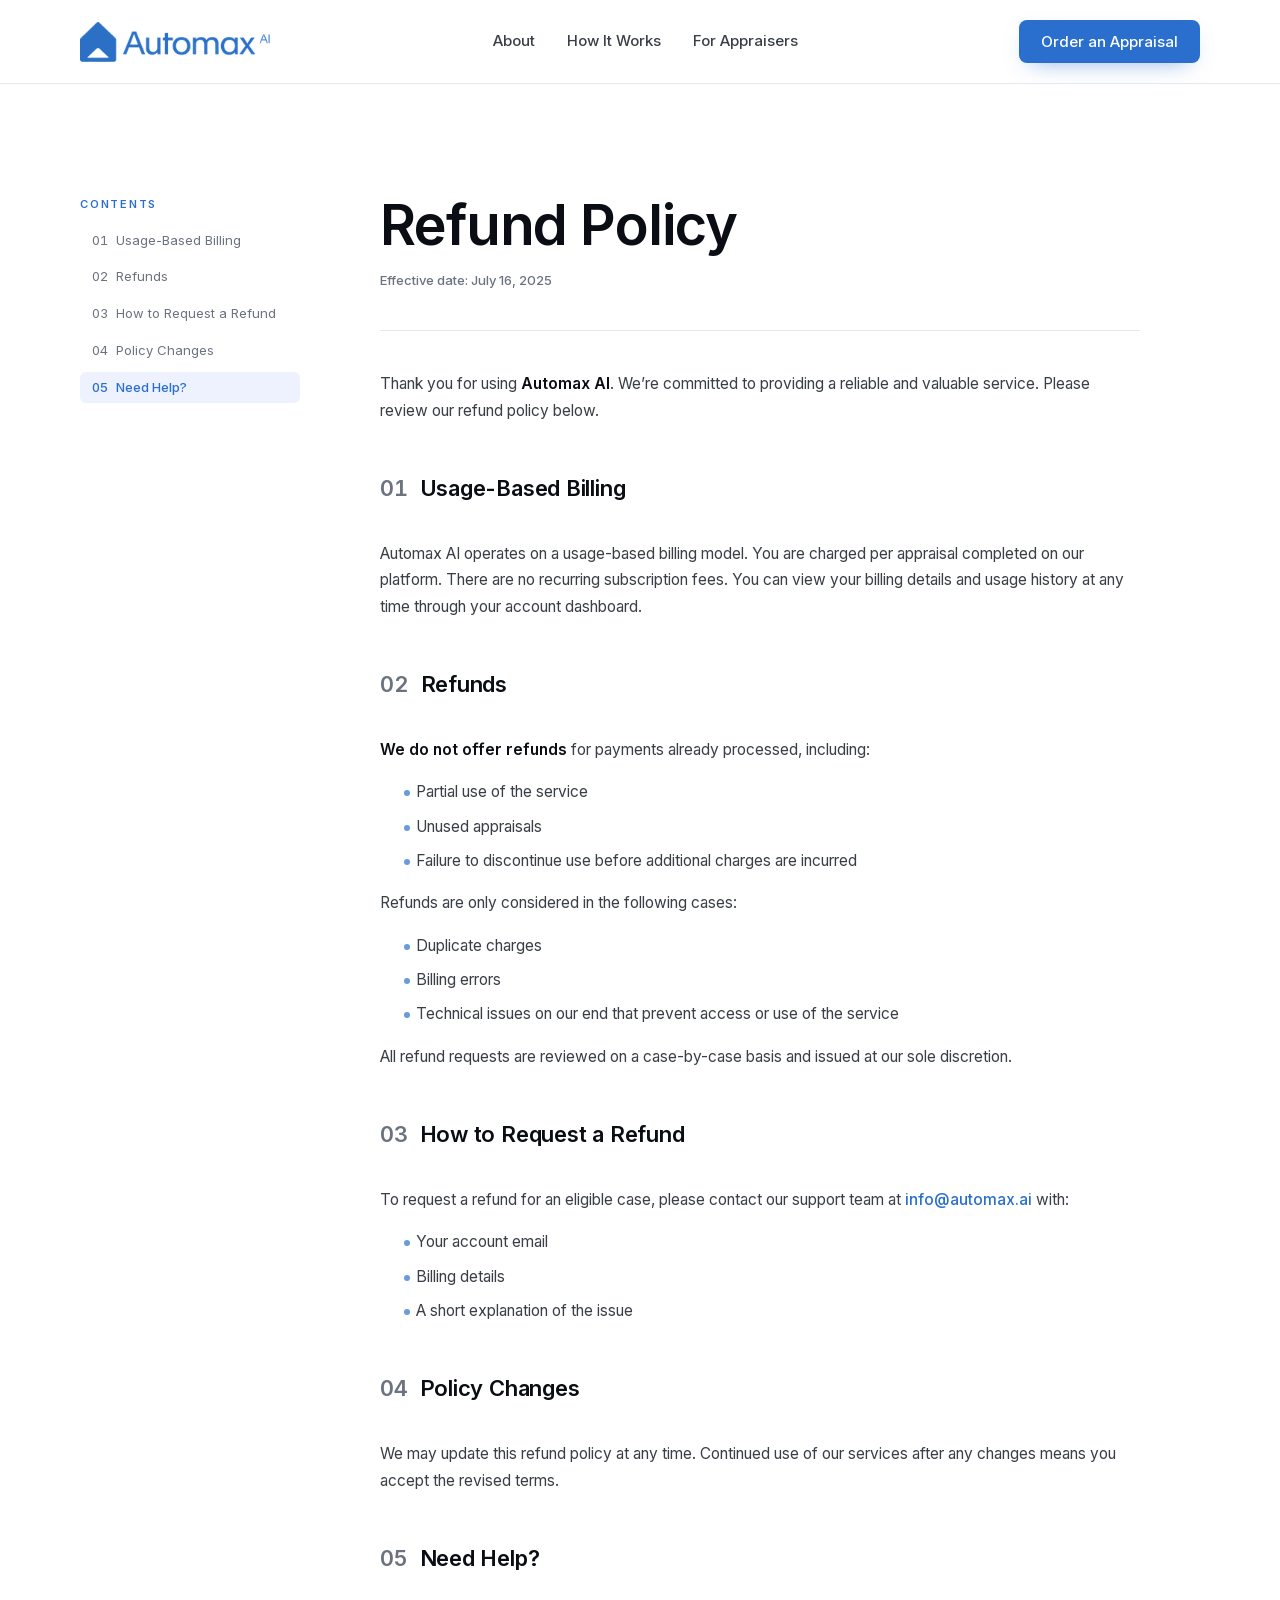
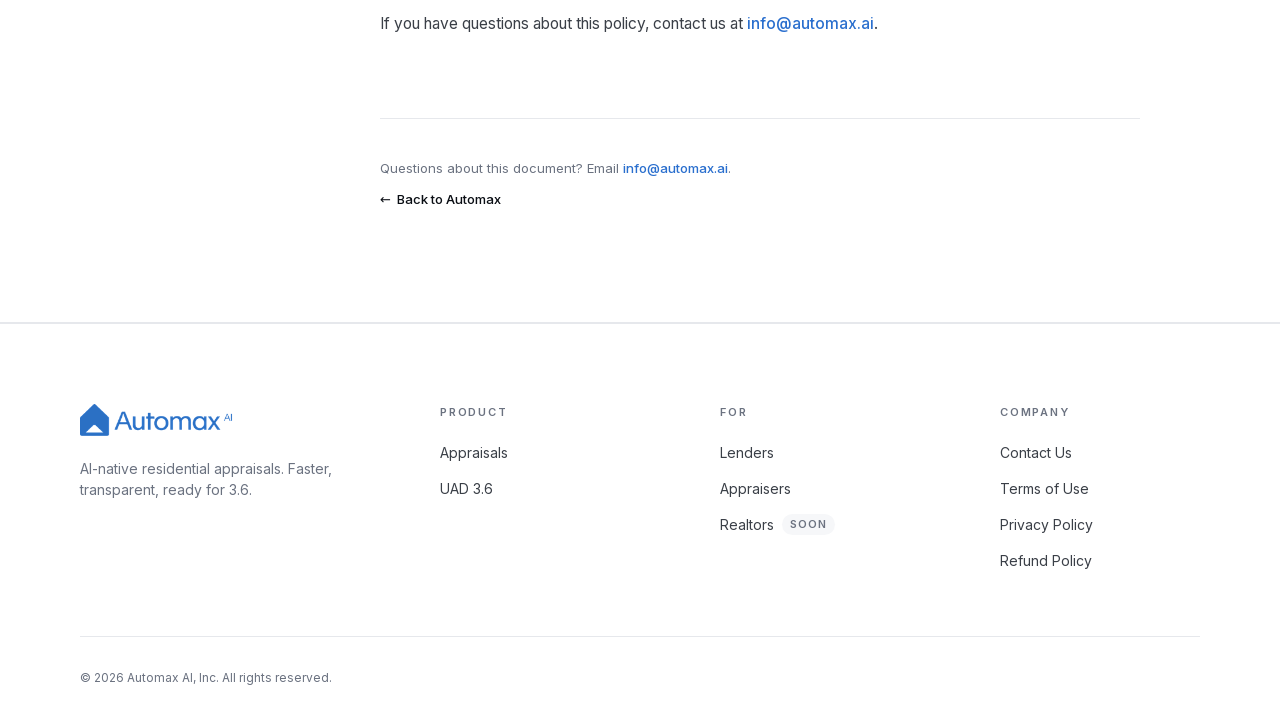
<file: refund-policy.html>
<!DOCTYPE html><html lang="en" class="inter_2fe1ab3d-module__-T-KAq__variable antialiased"><head><meta charset="utf-8"><meta name="viewport" content="width=device-width, initial-scale=1"><link rel="preload" href="assets/83afe278b6a6bb3c-s.p.0q-301v4kxxnr.woff2" as="font" crossorigin="" type="font/woff2"><link rel="preload" as="image" imagesrcset="assets/logo_256.png 1x, assets/logo_384.png 2x"><link rel="stylesheet" href="assets/120.5--c.7.uj.css" data-precedence="next"><link rel="preload" as="script" fetchpriority="low" href="assets/0x__2zp_lruqr.js"><script src="assets/0dgq26a5_oy.a.js" async=""></script><script src="assets/0m_p1bxtorv5i.js" async=""></script><script src="assets/02g3221oh_3le.js" async=""></script><script src="assets/turbopack-0g-m6sc5iikhi.js" async=""></script><script src="assets/0at0qasdhg6ej.js" async=""></script><script src="assets/0he_j2pdr4xqu.js" async=""></script><script src="assets/0d3shmwh5_nmn.js" async=""></script><script src="assets/0-zvjyue1-io_.js" async=""></script><meta name="next-size-adjust" content=""><title>Refund Policy · Automax AI</title><meta name="description" content="Automax AI uses usage-based billing. Here's how charges, refunds, and refund requests work."><meta name="application-name" content="Automax AI"><meta name="author" content="Automax AI"><meta name="keywords" content="residential appraisal,AI appraisal,hybrid appraisal,UAD 3.6,appraisal management,mortgage lending,AMC"><meta name="robots" content="index, follow"><meta name="googlebot" content="index, follow, max-video-preview:-1, max-image-preview:large, max-snippet:-1"><link rel="canonical" href="https://automax.ai/refund-policy"><meta property="og:title" content="Automax AI · Property appraisals built for modern lending."><meta property="og:description" content="AI-native residential appraisals. Faster, transparent, ready for 3.6."><meta property="og:url" content="https://automax.ai"><meta property="og:site_name" content="Automax AI"><meta property="og:image" content="https://automax.ai/og.png"><meta property="og:image:width" content="1200"><meta property="og:image:height" content="630"><meta property="og:image:alt" content="Automax AI — AI-native residential appraisals"><meta property="og:type" content="website"><meta name="twitter:card" content="summary_large_image"><meta name="twitter:title" content="Automax AI · Property appraisals built for modern lending."><meta name="twitter:description" content="AI-native residential appraisals. Faster, transparent, ready for 3.6."><meta name="twitter:image" content="https://automax.ai/og.png"><link rel="shortcut icon" href="assets/favicon-96x96.png"><link rel="icon" href="assets/favicon-96x96.png" type="image/png" sizes="96x96"><link rel="apple-touch-icon" href="assets/apple-touch-icon.png" sizes="256x256"><script src="assets/03_yq9q893hmn.js" nomodule=""></script><script src="assets/0nkdokzg2n6ad.js"></script><script src="assets/157ujq-8259s4.js"></script><script src="assets/0pr3nz14hlzcp.js"></script><script src="assets/17cfi-ds8s8f7.js"></script><script src="assets/03ubbsim4p4nb.js"></script></head><body class="min-h-screen bg-white text-body"><div hidden=""><!--$--><!--/$--></div><a href="#main-content" class="skip-link">Skip to content</a><header class="sticky top-0 z-50 border-b border-hairline bg-white/90 backdrop-blur-sm" style="opacity: 1; transform: none;"><div class="mx-auto flex w-full max-w-[1440px] items-center justify-between gap-6 px-6 py-4 lg:px-20 lg:py-5"><div class="flex items-center gap-3"><a class="inline-flex shrink-0 items-center" style="width:191px;height:40px" aria-label="Automax AI home" href="index.html"><img alt="Automax AI" width="191" height="40" decoding="async" data-nimg="1" class="block shrink-0" style="color:transparent;width:191px;height:40px" srcset="assets/logo_256.png 1x, assets/logo_384.png 2x" src="assets/logo_384.png"></a></div><nav aria-label="Primary" class="hidden items-center gap-8 text-[15px] font-medium text-body lg:flex"><a class="transition-colors hover:text-ink" href="index.html">About</a><a class="transition-colors hover:text-ink" href="index.html">How It Works</a><a class="transition-colors hover:text-ink" href="appraisers.html">For Appraisers</a></nav><div class="flex shrink-0 items-center gap-3"><button type="button" class="inline-flex items-center gap-2 rounded-button font-medium leading-none transition-colors duration-150 focus-visible:outline-none focus-visible:ring-2 focus-visible:ring-cobalt focus-visible:ring-offset-2 bg-cobalt text-white hover:bg-cobalt-ink shadow-[0_8px_24px_-12px_rgba(42,111,206,0.7)] px-[18px] py-[10px] text-[14px] whitespace-nowrap md:px-[22px] md:py-[14px] md:text-[15px]"><span class="md:hidden">Order</span><span class="hidden md:inline">Order an Appraisal</span></button><button type="button" aria-label="Open menu" aria-expanded="false" class="inline-flex h-10 w-10 items-center justify-center rounded-md border border-hairline text-ink lg:hidden"><svg width="20" height="20" viewBox="0 0 24 24" fill="none" stroke="currentColor" stroke-width="1.5" stroke-linecap="round" stroke-linejoin="round" aria-hidden="true" focusable="false"><path d="M4 7h16M4 12h16M4 17h16"></path></svg></button></div></div></header><main id="main-content" class="border-b border-hairline bg-white" aria-labelledby="legal-page-title"><div class="mx-auto w-full max-w-[1440px] px-6 py-20 lg:px-20 lg:py-28"><div class="grid grid-cols-1 gap-12 lg:grid-cols-[220px_minmax(0,1fr)] lg:gap-20"><aside class="hidden lg:block" aria-label="Table of contents"><nav class="sticky top-28 flex flex-col gap-3"><span class="text-[11px] font-semibold uppercase tracking-[0.16em] text-cobalt">Contents</span><ol class="flex flex-col gap-1.5"><li><a href="#usage-based-billing" class="block rounded-md px-3 py-1.5 text-[13px] leading-[1.45] transition-colors text-muted hover:bg-surface hover:text-ink"><span class="mr-2 tabular-nums">01</span>Usage-Based Billing</a></li><li><a href="#refunds" class="block rounded-md px-3 py-1.5 text-[13px] leading-[1.45] transition-colors text-muted hover:bg-surface hover:text-ink"><span class="mr-2 tabular-nums">02</span>Refunds</a></li><li><a href="#how-to-request-a-refund" class="block rounded-md px-3 py-1.5 text-[13px] leading-[1.45] transition-colors text-muted hover:bg-surface hover:text-ink"><span class="mr-2 tabular-nums">03</span>How to Request a Refund</a></li><li><a href="#policy-changes" class="block rounded-md px-3 py-1.5 text-[13px] leading-[1.45] transition-colors text-muted hover:bg-surface hover:text-ink"><span class="mr-2 tabular-nums">04</span>Policy Changes</a></li><li><a href="#need-help" class="block rounded-md px-3 py-1.5 text-[13px] leading-[1.45] transition-colors bg-tint font-medium text-cobalt"><span class="mr-2 tabular-nums">05</span>Need Help?</a></li></ol></nav></aside><article class="max-w-[760px]"><header class="flex flex-col gap-4 border-b border-hairline pb-10"><h1 id="legal-page-title" class="font-semibold tracking-[-0.02em] text-ink" style="font-size:clamp(36px, 5vw, 56px);line-height:1.05">Refund Policy</h1><p class="text-[13px] font-medium text-muted">Effective date: July 16, 2025</p></header><div class="flex flex-col gap-4 pt-10"><p class="text-[15.5px] leading-[1.7] text-body">Thank you for using <span class="font-semibold text-ink">Automax AI</span>. We’re committed to providing a reliable and valuable service. Please review our refund policy below.</p></div><section id="usage-based-billing" class="flex flex-col gap-4 scroll-mt-28 pt-12" aria-labelledby="usage-based-billing-heading"><h2 id="usage-based-billing-heading" class="mb-5 text-[22px] font-semibold tracking-[-0.01em] text-ink"><span class="mr-3 text-muted tabular-nums">01</span>Usage-Based Billing</h2><p class="text-[15.5px] leading-[1.7] text-body">Automax AI operates on a usage-based billing model. You are charged per appraisal completed on our platform. There are no recurring subscription fees. You can view your billing details and usage history at any time through your account dashboard.</p></section><section id="refunds" class="flex flex-col gap-4 scroll-mt-28 pt-12" aria-labelledby="refunds-heading"><h2 id="refunds-heading" class="mb-5 text-[22px] font-semibold tracking-[-0.01em] text-ink"><span class="mr-3 text-muted tabular-nums">02</span>Refunds</h2><p class="text-[15.5px] leading-[1.7] text-body"><span class="font-semibold text-ink">We do not offer refunds</span> for payments already processed, including:</p><ul class="ml-1 flex flex-col gap-2 pl-5"><li class="relative pl-3 text-[15.5px] leading-[1.7] text-body before:absolute before:left-0 before:top-[0.7em] before:h-1.5 before:w-1.5 before:rounded-full before:bg-cobalt/70">Partial use of the service</li><li class="relative pl-3 text-[15.5px] leading-[1.7] text-body before:absolute before:left-0 before:top-[0.7em] before:h-1.5 before:w-1.5 before:rounded-full before:bg-cobalt/70">Unused appraisals</li><li class="relative pl-3 text-[15.5px] leading-[1.7] text-body before:absolute before:left-0 before:top-[0.7em] before:h-1.5 before:w-1.5 before:rounded-full before:bg-cobalt/70">Failure to discontinue use before additional charges are incurred</li></ul><p class="text-[15.5px] leading-[1.7] text-body">Refunds are only considered in the following cases:</p><ul class="ml-1 flex flex-col gap-2 pl-5"><li class="relative pl-3 text-[15.5px] leading-[1.7] text-body before:absolute before:left-0 before:top-[0.7em] before:h-1.5 before:w-1.5 before:rounded-full before:bg-cobalt/70">Duplicate charges</li><li class="relative pl-3 text-[15.5px] leading-[1.7] text-body before:absolute before:left-0 before:top-[0.7em] before:h-1.5 before:w-1.5 before:rounded-full before:bg-cobalt/70">Billing errors</li><li class="relative pl-3 text-[15.5px] leading-[1.7] text-body before:absolute before:left-0 before:top-[0.7em] before:h-1.5 before:w-1.5 before:rounded-full before:bg-cobalt/70">Technical issues on our end that prevent access or use of the service</li></ul><p class="text-[15.5px] leading-[1.7] text-body">All refund requests are reviewed on a case-by-case basis and issued at our sole discretion.</p></section><section id="how-to-request-a-refund" class="flex flex-col gap-4 scroll-mt-28 pt-12" aria-labelledby="how-to-request-a-refund-heading"><h2 id="how-to-request-a-refund-heading" class="mb-5 text-[22px] font-semibold tracking-[-0.01em] text-ink"><span class="mr-3 text-muted tabular-nums">03</span>How to Request a Refund</h2><p class="text-[15.5px] leading-[1.7] text-body">To request a refund for an eligible case, please contact our support team at <a href="mailto:info@automax.ai" class="font-medium text-cobalt hover:underline">info@automax.ai</a> with:</p><ul class="ml-1 flex flex-col gap-2 pl-5"><li class="relative pl-3 text-[15.5px] leading-[1.7] text-body before:absolute before:left-0 before:top-[0.7em] before:h-1.5 before:w-1.5 before:rounded-full before:bg-cobalt/70">Your account email</li><li class="relative pl-3 text-[15.5px] leading-[1.7] text-body before:absolute before:left-0 before:top-[0.7em] before:h-1.5 before:w-1.5 before:rounded-full before:bg-cobalt/70">Billing details</li><li class="relative pl-3 text-[15.5px] leading-[1.7] text-body before:absolute before:left-0 before:top-[0.7em] before:h-1.5 before:w-1.5 before:rounded-full before:bg-cobalt/70">A short explanation of the issue</li></ul></section><section id="policy-changes" class="flex flex-col gap-4 scroll-mt-28 pt-12" aria-labelledby="policy-changes-heading"><h2 id="policy-changes-heading" class="mb-5 text-[22px] font-semibold tracking-[-0.01em] text-ink"><span class="mr-3 text-muted tabular-nums">04</span>Policy Changes</h2><p class="text-[15.5px] leading-[1.7] text-body">We may update this refund policy at any time. Continued use of our services after any changes means you accept the revised terms.</p></section><section id="need-help" class="flex flex-col gap-4 scroll-mt-28 pt-12" aria-labelledby="need-help-heading"><h2 id="need-help-heading" class="mb-5 text-[22px] font-semibold tracking-[-0.01em] text-ink"><span class="mr-3 text-muted tabular-nums">05</span>Need Help?</h2><p class="text-[15.5px] leading-[1.7] text-body">If you have questions about this policy, contact us at<!-- --> <a href="mailto:info@automax.ai" class="font-medium text-cobalt hover:underline">info@automax.ai</a>.</p></section><footer class="mt-20 flex flex-col gap-3 border-t border-hairline pt-10 text-[13px] text-muted"><p>Questions about this document? Email<!-- --> <a href="mailto:info@automax.ai" class="font-medium text-cobalt hover:underline">info@automax.ai</a>.</p><a class="inline-flex w-fit items-center gap-1.5 text-[13px] font-medium text-ink hover:text-cobalt" href="index.html"><span aria-hidden="true">←</span> Back to Automax</a></footer></article></div></div></main><footer class="border-t border-hairline bg-white"><div class="mx-auto w-full max-w-[1440px] px-6 pt-20 pb-10 lg:px-20"><div class="grid grid-cols-1 gap-12 md:grid-cols-2 lg:grid-cols-[1.4fr_1fr_1fr_1fr] lg:gap-20"><div><span class="inline-flex shrink-0 items-center" style="width:153px;height:32px"><img alt="Automax AI" width="153" height="32" decoding="async" data-nimg="1" class="block shrink-0" style="color:transparent;width:153px;height:32px" srcset="assets/logo_256.png 1x, assets/logo_384.png 2x" src="assets/logo_384.png"></span><p class="mt-4 max-w-[280px] text-[14px] leading-[1.55] text-muted">AI-native residential appraisals. Faster, transparent, ready for 3.6.</p></div><div><div class="text-[11px] font-semibold uppercase tracking-[0.16em] text-muted">Product</div><ul class="mt-5 flex flex-col gap-3"><li><a class="inline-flex items-center gap-2 text-[14px] text-body transition-colors hover:text-ink" href="index.html">Appraisals</a></li><li><span class="inline-flex items-center gap-2 text-[14px] text-body">UAD 3.6</span></li></ul></div><div><div class="text-[11px] font-semibold uppercase tracking-[0.16em] text-muted">For</div><ul class="mt-5 flex flex-col gap-3"><li><a class="inline-flex items-center gap-2 text-[14px] text-body transition-colors hover:text-ink" href="index.html">Lenders</a></li><li><a class="inline-flex items-center gap-2 text-[14px] text-body transition-colors hover:text-ink" href="appraisers.html">Appraisers</a></li><li><a class="inline-flex items-center gap-2 text-[14px] text-body transition-colors hover:text-ink" href="index.html">Realtors<span class="rounded-full bg-surface px-2 py-0.5 text-[11px] font-semibold uppercase tracking-[0.08em] text-muted">Soon</span></a></li></ul></div><div><div class="text-[11px] font-semibold uppercase tracking-[0.16em] text-muted">Company</div><ul class="mt-5 flex flex-col gap-3"><li><a class="inline-flex items-center gap-2 text-[14px] text-body transition-colors hover:text-ink" href="contact.html">Contact Us</a></li><li><a class="inline-flex items-center gap-2 text-[14px] text-body transition-colors hover:text-ink" href="terms.html">Terms of Use</a></li><li><a class="inline-flex items-center gap-2 text-[14px] text-body transition-colors hover:text-ink" href="privacy.html">Privacy Policy</a></li><li><a class="inline-flex items-center gap-2 text-[14px] text-body transition-colors hover:text-ink" href="refund-policy.html">Refund Policy</a></li></ul></div></div><div class="mt-16 border-t border-hairline pt-8"><p class="text-[12px] text-muted">© 2026 Automax AI, Inc. All rights reserved.</p></div></div></footer><!--$--><!--/$--><script src="assets/0x__2zp_lruqr.js" id="_R_" async=""></script><script>(self.__next_f=self.__next_f||[]).push([0])</script><script>self.__next_f.push([1,"1:\"$Sreact.fragment\"\n2:I[62705,[\"/_next/static/chunks/0at0qasdhg6ej.js\",\"/_next/static/chunks/0he~j2pdr4xqu.js\",\"/_next/static/chunks/0d3shmwh5_nmn.js\"],\"BookModalProvider\"]\n3:I[39756,[\"/_next/static/chunks/0at0qasdhg6ej.js\",\"/_next/static/chunks/0he~j2pdr4xqu.js\",\"/_next/static/chunks/0d3shmwh5_nmn.js\"],\"default\"]\n4:I[37457,[\"/_next/static/chunks/0at0qasdhg6ej.js\",\"/_next/static/chunks/0he~j2pdr4xqu.js\",\"/_next/static/chunks/0d3shmwh5_nmn.js\"],\"default\"]\n5:I[79520,[\"/_next/static/chunks/0at0qasdhg6ej.js\",\"/_next/static/chunks/0he~j2pdr4xqu.js\",\"/_next/static/chunks/0d3shmwh5_nmn.js\"],\"\"]\n6:I[84834,[\"/_next/static/chunks/0at0qasdhg6ej.js\",\"/_next/static/chunks/0he~j2pdr4xqu.js\",\"/_next/static/chunks/0d3shmwh5_nmn.js\",\"/_next/static/chunks/0-zvjyue1-io_.js\"],\"Nav\"]\n7:I[51193,[\"/_next/static/chunks/0at0qasdhg6ej.js\",\"/_next/static/chunks/0he~j2pdr4xqu.js\",\"/_next/static/chunks/0d3shmwh5_nmn.js\",\"/_next/static/chunks/0-zvjyue1-io_.js\"],\"LegalLayout\"]\n15:I[68027,[\"/_next/static/chunks/0at0qasdhg6ej.js\",\"/_next/static/chunks/0he~j2pdr4xqu.js\",\"/_next/static/chunks/0d3shmwh5_nmn.js\"],\"default\",1]\n:HL[\"/_next/static/chunks/120.5--c.7.uj.css\",\"style\"]\n:HL[\"/_next/static/media/83afe278b6a6bb3c-s.p.0q-301v4kxxnr.woff2\",\"font\",{\"crossOrigin\":\"\",\"type\":\"font/woff2\"}]\n"])</script><script>self.__next_f.push([1,"0:{\"P\":null,\"c\":[\"\",\"refund-policy\"],\"q\":\"\",\"i\":false,\"f\":[[[\"\",{\"children\":[\"refund-policy\",{\"children\":[\"__PAGE__\",{}]}]},\"$undefined\",\"$undefined\",16],[[\"$\",\"$1\",\"c\",{\"children\":[[[\"$\",\"link\",\"0\",{\"rel\":\"stylesheet\",\"href\":\"/_next/static/chunks/120.5--c.7.uj.css\",\"precedence\":\"next\",\"crossOrigin\":\"$undefined\",\"nonce\":\"$undefined\"}],[\"$\",\"script\",\"script-0\",{\"src\":\"/_next/static/chunks/0at0qasdhg6ej.js\",\"async\":true,\"nonce\":\"$undefined\"}],[\"$\",\"script\",\"script-1\",{\"src\":\"/_next/static/chunks/0he~j2pdr4xqu.js\",\"async\":true,\"nonce\":\"$undefined\"}],[\"$\",\"script\",\"script-2\",{\"src\":\"/_next/static/chunks/0d3shmwh5_nmn.js\",\"async\":true,\"nonce\":\"$undefined\"}]],[\"$\",\"html\",null,{\"lang\":\"en\",\"className\":\"inter_2fe1ab3d-module__-T-KAq__variable antialiased\",\"children\":[\"$\",\"body\",null,{\"className\":\"min-h-screen bg-white text-body\",\"children\":[[\"$\",\"a\",null,{\"href\":\"#main-content\",\"className\":\"skip-link\",\"children\":\"Skip to content\"}],[\"$\",\"$L2\",null,{\"children\":[\"$\",\"$L3\",null,{\"parallelRouterKey\":\"children\",\"error\":\"$undefined\",\"errorStyles\":\"$undefined\",\"errorScripts\":\"$undefined\",\"template\":[\"$\",\"$L4\",null,{}],\"templateStyles\":\"$undefined\",\"templateScripts\":\"$undefined\",\"notFound\":[[[\"$\",\"title\",null,{\"children\":\"404: This page could not be found.\"}],[\"$\",\"div\",null,{\"style\":{\"fontFamily\":\"system-ui,\\\"Segoe UI\\\",Roboto,Helvetica,Arial,sans-serif,\\\"Apple Color Emoji\\\",\\\"Segoe UI Emoji\\\"\",\"height\":\"100vh\",\"textAlign\":\"center\",\"display\":\"flex\",\"flexDirection\":\"column\",\"alignItems\":\"center\",\"justifyContent\":\"center\"},\"children\":[\"$\",\"div\",null,{\"children\":[[\"$\",\"style\",null,{\"dangerouslySetInnerHTML\":{\"__html\":\"body{color:#000;background:#fff;margin:0}.next-error-h1{border-right:1px solid rgba(0,0,0,.3)}@media (prefers-color-scheme:dark){body{color:#fff;background:#000}.next-error-h1{border-right:1px solid rgba(255,255,255,.3)}}\"}}],[\"$\",\"h1\",null,{\"className\":\"next-error-h1\",\"style\":{\"display\":\"inline-block\",\"margin\":\"0 20px 0 0\",\"padding\":\"0 23px 0 0\",\"fontSize\":24,\"fontWeight\":500,\"verticalAlign\":\"top\",\"lineHeight\":\"49px\"},\"children\":404}],[\"$\",\"div\",null,{\"style\":{\"display\":\"inline-block\"},\"children\":[\"$\",\"h2\",null,{\"style\":{\"fontSize\":14,\"fontWeight\":400,\"lineHeight\":\"49px\",\"margin\":0},\"children\":\"This page could not be found.\"}]}]]}]}]],[]],\"forbidden\":\"$undefined\",\"unauthorized\":\"$undefined\"}]}],[\"$\",\"$L5\",null,{\"id\":\"ld-org\",\"type\":\"application/ld+json\",\"strategy\":\"afterInteractive\",\"dangerouslySetInnerHTML\":{\"__html\":\"{\\\"@context\\\":\\\"https://schema.org\\\",\\\"@type\\\":\\\"Organization\\\",\\\"name\\\":\\\"Automax AI\\\",\\\"url\\\":\\\"https://automax.ai\\\",\\\"logo\\\":\\\"https://automax.ai/logo.png\\\",\\\"description\\\":\\\"AI-native residential appraisals. Faster, transparent, ready for 3.6.\\\",\\\"sameAs\\\":[]}\"}}],[\"$\",\"$L5\",null,{\"id\":\"ld-service\",\"type\":\"application/ld+json\",\"strategy\":\"afterInteractive\",\"dangerouslySetInnerHTML\":{\"__html\":\"{\\\"@context\\\":\\\"https://schema.org\\\",\\\"@type\\\":\\\"Service\\\",\\\"serviceType\\\":\\\"Residential Appraisal\\\",\\\"provider\\\":{\\\"@type\\\":\\\"Organization\\\",\\\"name\\\":\\\"Automax AI\\\",\\\"url\\\":\\\"https://automax.ai\\\"},\\\"areaServed\\\":\\\"United States\\\",\\\"description\\\":\\\"AI-native residential property appraisal with licensed appraiser review, ranked comparables, and UAD 3.6 structured fields.\\\"}\"}}]]}]}]]}],{\"children\":[[\"$\",\"$1\",\"c\",{\"children\":[null,[\"$\",\"$L3\",null,{\"parallelRouterKey\":\"children\",\"error\":\"$undefined\",\"errorStyles\":\"$undefined\",\"errorScripts\":\"$undefined\",\"template\":[\"$\",\"$L4\",null,{}],\"templateStyles\":\"$undefined\",\"templateScripts\":\"$undefined\",\"notFound\":\"$undefined\",\"forbidden\":\"$undefined\",\"unauthorized\":\"$undefined\"}]]}],{\"children\":[[\"$\",\"$1\",\"c\",{\"children\":[[[\"$\",\"$L6\",null,{\"variant\":\"lender\"}],[\"$\",\"$L7\",null,{\"title\":\"Refund Policy\",\"metaLine\":\"Effective date: July 16, 2025\",\"intro\":[\"$\",\"p\",null,{\"className\":\"text-[15.5px] leading-[1.7] text-body\",\"children\":[\"Thank you for using \",[\"$\",\"span\",null,{\"className\":\"font-semibold text-ink\",\"children\":\"Automax AI\"}],\". We’re committed to providing a reliable and valuable service. Please review our refund policy below.\"]}],\"sections\":[{\"slug\":\"usage-based-billing\",\"title\":\"Usage-Based Billing\",\"content\":[\"$\",\"p\",null,{\"className\":\"text-[15.5px] leading-[1.7] text-body\",\"children\":\"Automax AI operates on a usage-based billing model. You are charged per appraisal completed on our platform. There are no recurring subscription fees. You can view your billing details and usage history at any time through your account dashboard.\"}]},{\"slug\":\"refunds\",\"title\":\"Refunds\",\"content\":[\"$L8\",\"$L9\",\"$La\",\"$Lb\",\"$Lc\"]},{\"slug\":\"how-to-request-a-refund\",\"title\":\"How to Request a Refund\",\"content\":\"$Ld\"},{\"slug\":\"policy-changes\",\"title\":\"Policy Changes\",\"content\":\"$Le\"},{\"slug\":\"need-help\",\"title\":\"Need Help?\",\"content\":\"$Lf\"}]}],\"$L10\"],[\"$L11\"],\"$L12\"]}],{},null,false,null]},null,false,\"$@13\"]},null,false,null],\"$L14\",false]],\"m\":\"$undefined\",\"G\":[\"$15\",[\"$L16\"]],\"S\":true,\"h\":null,\"s\":\"$undefined\",\"l\":\"$undefined\",\"p\":\"$undefined\",\"d\":\"$undefined\",\"b\":\"wehBBd65pN9GnnLqZyUw8\"}\n"])</script><script>self.__next_f.push([1,"17:I[85437,[\"/_next/static/chunks/0at0qasdhg6ej.js\",\"/_next/static/chunks/0he~j2pdr4xqu.js\",\"/_next/static/chunks/0d3shmwh5_nmn.js\",\"/_next/static/chunks/0-zvjyue1-io_.js\"],\"Image\"]\n18:I[22016,[\"/_next/static/chunks/0at0qasdhg6ej.js\",\"/_next/static/chunks/0he~j2pdr4xqu.js\",\"/_next/static/chunks/0d3shmwh5_nmn.js\",\"/_next/static/chunks/0-zvjyue1-io_.js\"],\"\"]\n19:I[97367,[\"/_next/static/chunks/0at0qasdhg6ej.js\",\"/_next/static/chunks/0he~j2pdr4xqu.js\",\"/_next/static/chunks/0d3shmwh5_nmn.js\"],\"OutletBoundary\"]\n1a:\"$Sreact.suspense\"\n1d:I[97367,[\"/_next/static/chunks/0at0qasdhg6ej.js\",\"/_next/static/chunks/0he~j2pdr4xqu.js\",\"/_next/static/chunks/0d3shmwh5_nmn.js\"],\"ViewportBoundary\"]\n1f:I[97367,[\"/_next/static/chunks/0at0qasdhg6ej.js\",\"/_next/static/chunks/0he~j2pdr4xqu.js\",\"/_next/static/chunks/0d3shmwh5_nmn.js\"],\"MetadataBoundary\"]\n8:[\"$\",\"p\",null,{\"className\":\"text-[15.5px] leading-[1.7] text-body\",\"children\":[[\"$\",\"span\",null,{\"className\":\"font-semibold text-ink\",\"children\":\"We do not offer refunds\"}],\" for payments already processed, including:\"]}]\n9:[\"$\",\"ul\",null,{\"className\":\"ml-1 flex flex-col gap-2 pl-5\",\"children\":[[\"$\",\"li\",null,{\"className\":\"relative pl-3 text-[15.5px] leading-[1.7] text-body before:absolute before:left-0 before:top-[0.7em] before:h-1.5 before:w-1.5 before:rounded-full before:bg-cobalt/70\",\"children\":\"Partial use of the service\"}],[\"$\",\"li\",null,{\"className\":\"relative pl-3 text-[15.5px] leading-[1.7] text-body before:absolute before:left-0 before:top-[0.7em] before:h-1.5 before:w-1.5 before:rounded-full before:bg-cobalt/70\",\"children\":\"Unused appraisals\"}],[\"$\",\"li\",null,{\"className\":\"relative pl-3 text-[15.5px] leading-[1.7] text-body before:absolute before:left-0 before:top-[0.7em] before:h-1.5 before:w-1.5 before:rounded-full before:bg-cobalt/70\",\"children\":\"Failure to discontinue use before additional charges are incurred\"}]]}]\na:[\"$\",\"p\",null,{\"className\":\"text-[15.5px] leading-[1.7] text-body\",\"children\":\"Refunds are only considered in the following cases:\"}]\nb:[\"$\",\"ul\",null,{\"className\":\"ml-1 flex flex-col gap-2 pl-5\",\"children\":[[\"$\",\"li\",null,{\"className\":\"relative pl-3 text-[15.5px] leading-[1.7] text-body before:absolute before:left-0 before:top-[0.7em] before:h-1.5 before:w-1.5 before:rounded-full before:bg-cobalt/70\",\"children\":\"Duplicate charges\"}],[\"$\",\"li\",null,{\"className\":\"relative pl-3 text-[15.5px] leading-[1.7] text-body before:absolute before:left-0 before:top-[0.7em] before:h-1.5 before:w-1.5 before:rounded-full before:bg-cobalt/70\",\"children\":\"Billing errors\"}],[\"$\",\"li\",null,{\"className\":\"relative pl-3 text-[15.5px] leading-[1.7] text-body before:absolute before:left-0 before:top-[0.7em] before:h-1.5 before:w-1.5 before:rounded-full before:bg-cobalt/70\",\"children\":\"Technical issues on our end that prevent access or use of the service\"}]]}]\nc:[\"$\",\"p\",null,{\"className\":\"text-[15.5px] leading-[1.7] text-body\",\"children\":\"All refund requests are reviewed on a case-by-case basis and issued at our sole discretion.\"}]\nd:[[\"$\",\"p\",null,{\"className\":\"text-[15.5px] leading-[1.7] text-body\",\"children\":[\"To request a refund for an eligible case, please contact our support team at \",[\"$\",\"a\",null,{\"href\":\"mailto:info@automax.ai\",\"className\":\"font-medium text-cobalt hover:underline\",\"children\":\"info@automax.ai\"}],\" with:\"]}],[\"$\",\"ul\",null,{\"className\":\"ml-1 flex flex-col gap-2 pl-5\",\"children\":[[\"$\",\"li\",null,{\"className\":\"relative pl-3 text-[15.5px] leading-[1.7] text-body before:absolute before:left-0 before:top-[0.7em] before:h-1.5 before:w-1.5 before:rounded-full before:bg-cobalt/70\",\"children\":\"Your account email\"}],[\"$\",\"li\",null,{\"className\":\"relative pl-3 text-[15.5px] leading-[1.7] text-body before:absolute before:left-0 before:top-[0.7em] before:h-1.5 before:w-1.5 before:rounded-full before:bg-cobalt/70\",\"children\":\"Billing details\"}],[\"$\",\"li\",null,{\"className\":\"relative pl-3 text-[15.5px] leading-[1.7] text-body before:absolute before:left-0 before:top-[0.7em] before:h-1.5 before:w-1.5 before:rounded-full before:bg-cobalt/70\",\"children\":\"A short explanation of the issue\"}]]"])</script><script>self.__next_f.push([1,"}]]\ne:[\"$\",\"p\",null,{\"className\":\"text-[15.5px] leading-[1.7] text-body\",\"children\":\"We may update this refund policy at any time. Continued use of our services after any changes means you accept the revised terms.\"}]\nf:[\"$\",\"p\",null,{\"className\":\"text-[15.5px] leading-[1.7] text-body\",\"children\":[\"If you have questions about this policy, contact us at\",\" \",[\"$\",\"a\",null,{\"href\":\"mailto:info@automax.ai\",\"className\":\"font-medium text-cobalt hover:underline\",\"children\":\"info@automax.ai\"}],\".\"]}]\n"])</script><script>self.__next_f.push([1,"10:[\"$\",\"footer\",null,{\"className\":\"border-t border-hairline bg-white\",\"children\":[\"$\",\"div\",null,{\"className\":\"mx-auto w-full max-w-[1440px] px-6 pt-20 pb-10 lg:px-20\",\"children\":[[\"$\",\"div\",null,{\"className\":\"grid grid-cols-1 gap-12 md:grid-cols-2 lg:grid-cols-[1.4fr_1fr_1fr_1fr] lg:gap-20\",\"children\":[[\"$\",\"div\",null,{\"children\":[[\"$\",\"span\",null,{\"className\":\"inline-flex shrink-0 items-center\",\"style\":{\"width\":153,\"height\":32},\"children\":[\"$\",\"$L17\",null,{\"src\":\"/logo.png\",\"alt\":\"Automax AI\",\"width\":153,\"height\":32,\"priority\":true,\"className\":\"block shrink-0\",\"style\":{\"width\":153,\"height\":32}}]}],[\"$\",\"p\",null,{\"className\":\"mt-4 max-w-[280px] text-[14px] leading-[1.55] text-muted\",\"children\":\"AI-native residential appraisals. Faster, transparent, ready for 3.6.\"}]]}],[[\"$\",\"div\",\"Product\",{\"children\":[[\"$\",\"div\",null,{\"className\":\"text-[11px] font-semibold uppercase tracking-[0.16em] text-muted\",\"children\":\"Product\"}],[\"$\",\"ul\",null,{\"className\":\"mt-5 flex flex-col gap-3\",\"children\":[[\"$\",\"li\",\"Appraisals\",{\"children\":[\"$\",\"$L18\",null,{\"href\":\"/\",\"className\":\"inline-flex items-center gap-2 text-[14px] text-body transition-colors hover:text-ink\",\"children\":[\"Appraisals\",null]}]}],[\"$\",\"li\",\"UAD 3.6\",{\"children\":[\"$\",\"span\",null,{\"className\":\"inline-flex items-center gap-2 text-[14px] text-body\",\"children\":[\"UAD 3.6\",null]}]}]]}]]}],[\"$\",\"div\",\"For\",{\"children\":[[\"$\",\"div\",null,{\"className\":\"text-[11px] font-semibold uppercase tracking-[0.16em] text-muted\",\"children\":\"For\"}],[\"$\",\"ul\",null,{\"className\":\"mt-5 flex flex-col gap-3\",\"children\":[[\"$\",\"li\",\"Lenders\",{\"children\":[\"$\",\"$L18\",null,{\"href\":\"/\",\"className\":\"inline-flex items-center gap-2 text-[14px] text-body transition-colors hover:text-ink\",\"children\":[\"Lenders\",null]}]}],[\"$\",\"li\",\"Appraisers\",{\"children\":[\"$\",\"$L18\",null,{\"href\":\"/appraisers\",\"className\":\"inline-flex items-center gap-2 text-[14px] text-body transition-colors hover:text-ink\",\"children\":[\"Appraisers\",null]}]}],[\"$\",\"li\",\"Realtors\",{\"children\":[\"$\",\"$L18\",null,{\"href\":\"/\",\"className\":\"inline-flex items-center gap-2 text-[14px] text-body transition-colors hover:text-ink\",\"children\":[\"Realtors\",[\"$\",\"span\",null,{\"className\":\"rounded-full bg-surface px-2 py-0.5 text-[11px] font-semibold uppercase tracking-[0.08em] text-muted\",\"children\":\"Soon\"}]]}]}]]}]]}],[\"$\",\"div\",\"Company\",{\"children\":[[\"$\",\"div\",null,{\"className\":\"text-[11px] font-semibold uppercase tracking-[0.16em] text-muted\",\"children\":\"Company\"}],[\"$\",\"ul\",null,{\"className\":\"mt-5 flex flex-col gap-3\",\"children\":[[\"$\",\"li\",\"Contact Us\",{\"children\":[\"$\",\"$L18\",null,{\"href\":\"/contact\",\"className\":\"inline-flex items-center gap-2 text-[14px] text-body transition-colors hover:text-ink\",\"children\":[\"Contact Us\",null]}]}],[\"$\",\"li\",\"Terms of Use\",{\"children\":[\"$\",\"$L18\",null,{\"href\":\"/terms\",\"className\":\"inline-flex items-center gap-2 text-[14px] text-body transition-colors hover:text-ink\",\"children\":[\"Terms of Use\",null]}]}],[\"$\",\"li\",\"Privacy Policy\",{\"children\":[\"$\",\"$L18\",null,{\"href\":\"/privacy\",\"className\":\"inline-flex items-center gap-2 text-[14px] text-body transition-colors hover:text-ink\",\"children\":[\"Privacy Policy\",null]}]}],[\"$\",\"li\",\"Refund Policy\",{\"children\":[\"$\",\"$L18\",null,{\"href\":\"/refund-policy\",\"className\":\"inline-flex items-center gap-2 text-[14px] text-body transition-colors hover:text-ink\",\"children\":[\"Refund Policy\",null]}]}]]}]]}]]]}],[\"$\",\"div\",null,{\"className\":\"mt-16 border-t border-hairline pt-8\",\"children\":[\"$\",\"p\",null,{\"className\":\"text-[12px] text-muted\",\"children\":\"© 2026 Automax AI, Inc. All rights reserved.\"}]}]]}]}]\n"])</script><script>self.__next_f.push([1,"11:[\"$\",\"script\",\"script-0\",{\"src\":\"/_next/static/chunks/0-zvjyue1-io_.js\",\"async\":true,\"nonce\":\"$undefined\"}]\n12:[\"$\",\"$L19\",null,{\"children\":[\"$\",\"$1a\",null,{\"name\":\"Next.MetadataOutlet\",\"children\":\"$@1b\"}]}]\n1c:[]\n13:\"$W1c\"\n14:[\"$\",\"$1\",\"h\",{\"children\":[null,[\"$\",\"$L1d\",null,{\"children\":\"$L1e\"}],[\"$\",\"div\",null,{\"hidden\":true,\"children\":[\"$\",\"$L1f\",null,{\"children\":[\"$\",\"$1a\",null,{\"name\":\"Next.Metadata\",\"children\":\"$L20\"}]}]}],[\"$\",\"meta\",null,{\"name\":\"next-size-adjust\",\"content\":\"\"}]]}]\n16:[\"$\",\"link\",\"0\",{\"rel\":\"stylesheet\",\"href\":\"/_next/static/chunks/120.5--c.7.uj.css\",\"precedence\":\"next\",\"crossOrigin\":\"$undefined\",\"nonce\":\"$undefined\"}]\n"])</script><script>self.__next_f.push([1,"1e:[[\"$\",\"meta\",\"0\",{\"charSet\":\"utf-8\"}],[\"$\",\"meta\",\"1\",{\"name\":\"viewport\",\"content\":\"width=device-width, initial-scale=1\"}]]\n"])</script><script>self.__next_f.push([1,"21:I[27201,[\"/_next/static/chunks/0at0qasdhg6ej.js\",\"/_next/static/chunks/0he~j2pdr4xqu.js\",\"/_next/static/chunks/0d3shmwh5_nmn.js\"],\"IconMark\"]\n1b:null\n"])</script><script>self.__next_f.push([1,"20:[[\"$\",\"title\",\"0\",{\"children\":\"Refund Policy · Automax AI\"}],[\"$\",\"meta\",\"1\",{\"name\":\"description\",\"content\":\"Automax AI uses usage-based billing. Here's how charges, refunds, and refund requests work.\"}],[\"$\",\"meta\",\"2\",{\"name\":\"application-name\",\"content\":\"Automax AI\"}],[\"$\",\"meta\",\"3\",{\"name\":\"author\",\"content\":\"Automax AI\"}],[\"$\",\"meta\",\"4\",{\"name\":\"keywords\",\"content\":\"residential appraisal,AI appraisal,hybrid appraisal,UAD 3.6,appraisal management,mortgage lending,AMC\"}],[\"$\",\"meta\",\"5\",{\"name\":\"robots\",\"content\":\"index, follow\"}],[\"$\",\"meta\",\"6\",{\"name\":\"googlebot\",\"content\":\"index, follow, max-video-preview:-1, max-image-preview:large, max-snippet:-1\"}],[\"$\",\"link\",\"7\",{\"rel\":\"canonical\",\"href\":\"https://automax.ai/refund-policy\"}],[\"$\",\"meta\",\"8\",{\"property\":\"og:title\",\"content\":\"Automax AI · Property appraisals built for modern lending.\"}],[\"$\",\"meta\",\"9\",{\"property\":\"og:description\",\"content\":\"AI-native residential appraisals. Faster, transparent, ready for 3.6.\"}],[\"$\",\"meta\",\"10\",{\"property\":\"og:url\",\"content\":\"https://automax.ai\"}],[\"$\",\"meta\",\"11\",{\"property\":\"og:site_name\",\"content\":\"Automax AI\"}],[\"$\",\"meta\",\"12\",{\"property\":\"og:image\",\"content\":\"https://automax.ai/og.png\"}],[\"$\",\"meta\",\"13\",{\"property\":\"og:image:width\",\"content\":\"1200\"}],[\"$\",\"meta\",\"14\",{\"property\":\"og:image:height\",\"content\":\"630\"}],[\"$\",\"meta\",\"15\",{\"property\":\"og:image:alt\",\"content\":\"Automax AI — AI-native residential appraisals\"}],[\"$\",\"meta\",\"16\",{\"property\":\"og:type\",\"content\":\"website\"}],[\"$\",\"meta\",\"17\",{\"name\":\"twitter:card\",\"content\":\"summary_large_image\"}],[\"$\",\"meta\",\"18\",{\"name\":\"twitter:title\",\"content\":\"Automax AI · Property appraisals built for modern lending.\"}],[\"$\",\"meta\",\"19\",{\"name\":\"twitter:description\",\"content\":\"AI-native residential appraisals. Faster, transparent, ready for 3.6.\"}],[\"$\",\"meta\",\"20\",{\"name\":\"twitter:image\",\"content\":\"https://automax.ai/og.png\"}],[\"$\",\"link\",\"21\",{\"rel\":\"shortcut icon\",\"href\":\"/favicon-96x96.png\"}],[\"$\",\"link\",\"22\",{\"rel\":\"icon\",\"href\":\"/favicon-96x96.png\",\"type\":\"image/png\",\"sizes\":\"96x96\"}],[\"$\",\"link\",\"23\",{\"rel\":\"apple-touch-icon\",\"href\":\"/apple-touch-icon.png\",\"sizes\":\"256x256\"}],[\"$\",\"$L21\",\"24\",{}]]\n"])</script><script id="ld-org" type="application/ld+json" data-nscript="afterInteractive">{"@context":"https://schema.org","@type":"Organization","name":"Automax AI","url":"https://automax.ai","logo":"https://automax.ai/logo.png","description":"AI-native residential appraisals. Faster, transparent, ready for 3.6.","sameAs":[]}</script><script id="ld-service" type="application/ld+json" data-nscript="afterInteractive">{"@context":"https://schema.org","@type":"Service","serviceType":"Residential Appraisal","provider":{"@type":"Organization","name":"Automax AI","url":"https://automax.ai"},"areaServed":"United States","description":"AI-native residential property appraisal with licensed appraiser review, ranked comparables, and UAD 3.6 structured fields."}</script><next-route-announcer style="position: absolute;"></next-route-announcer></body></html>
</file>
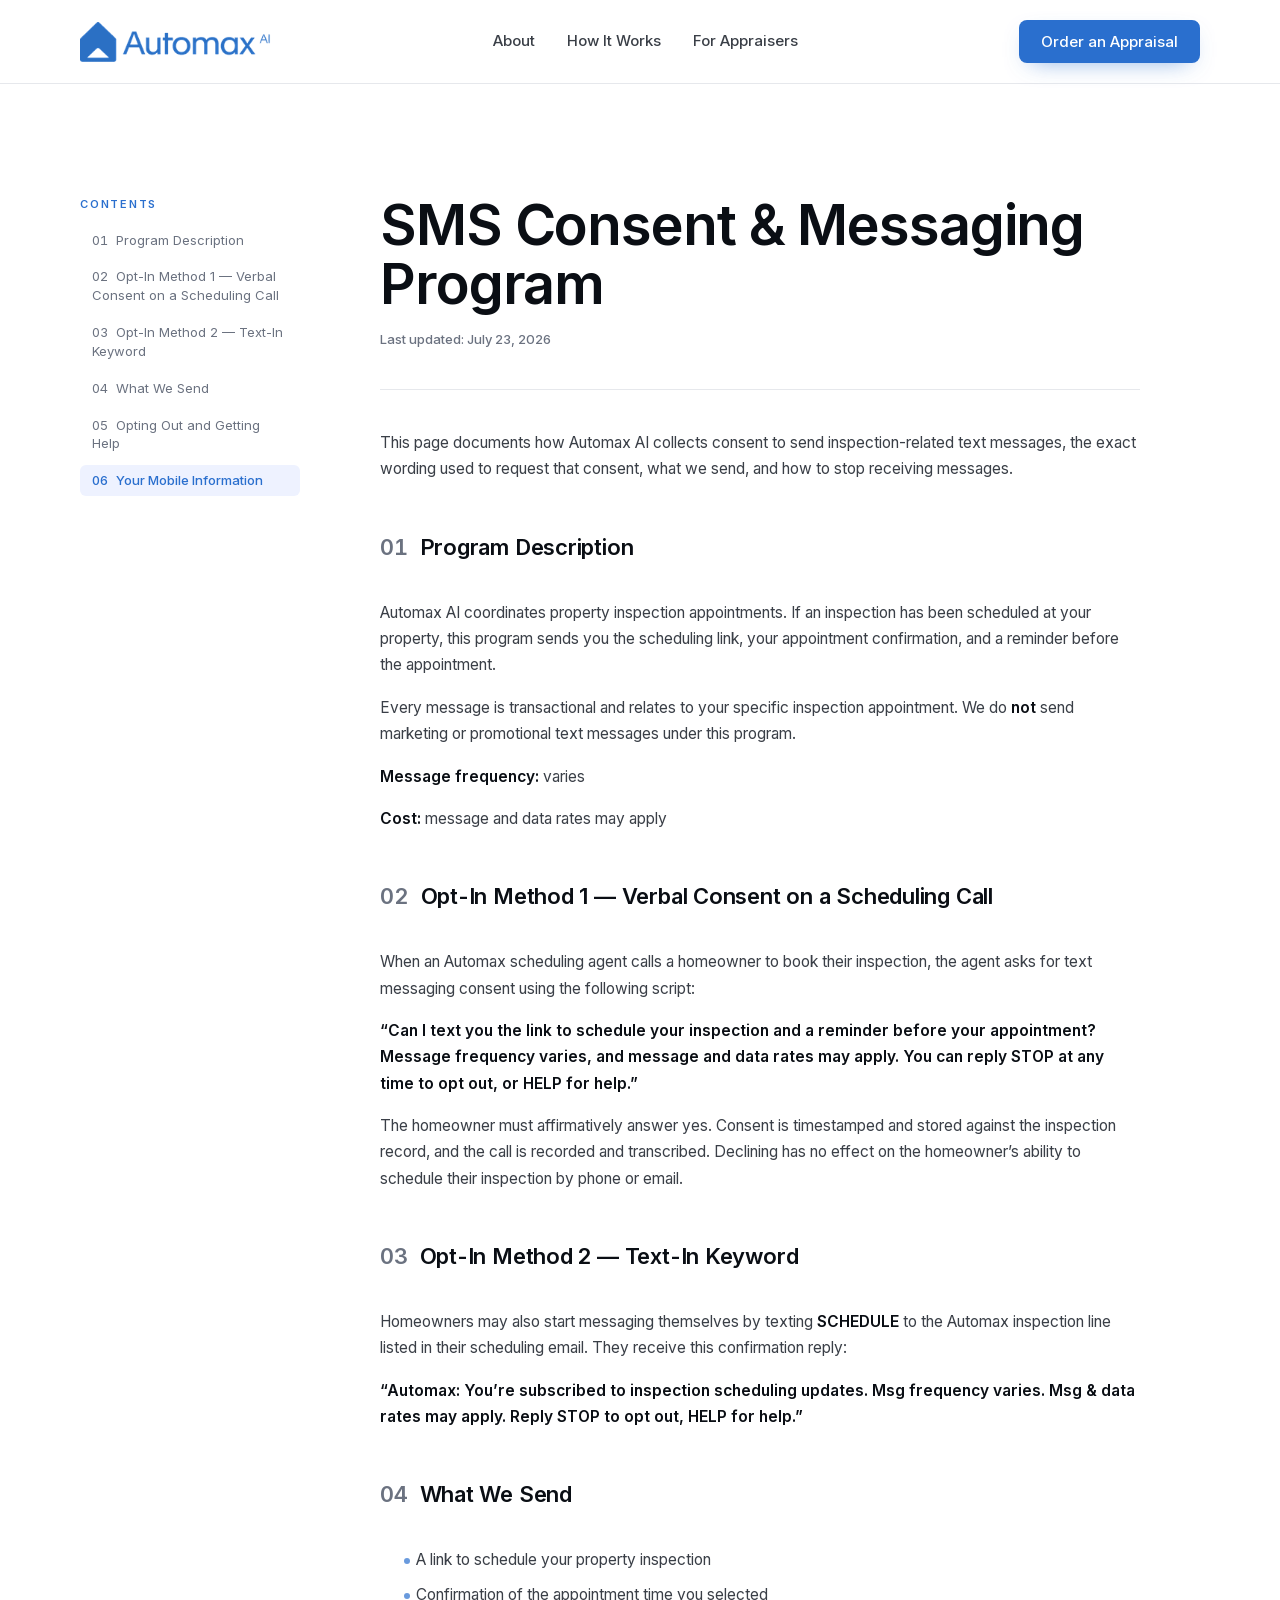
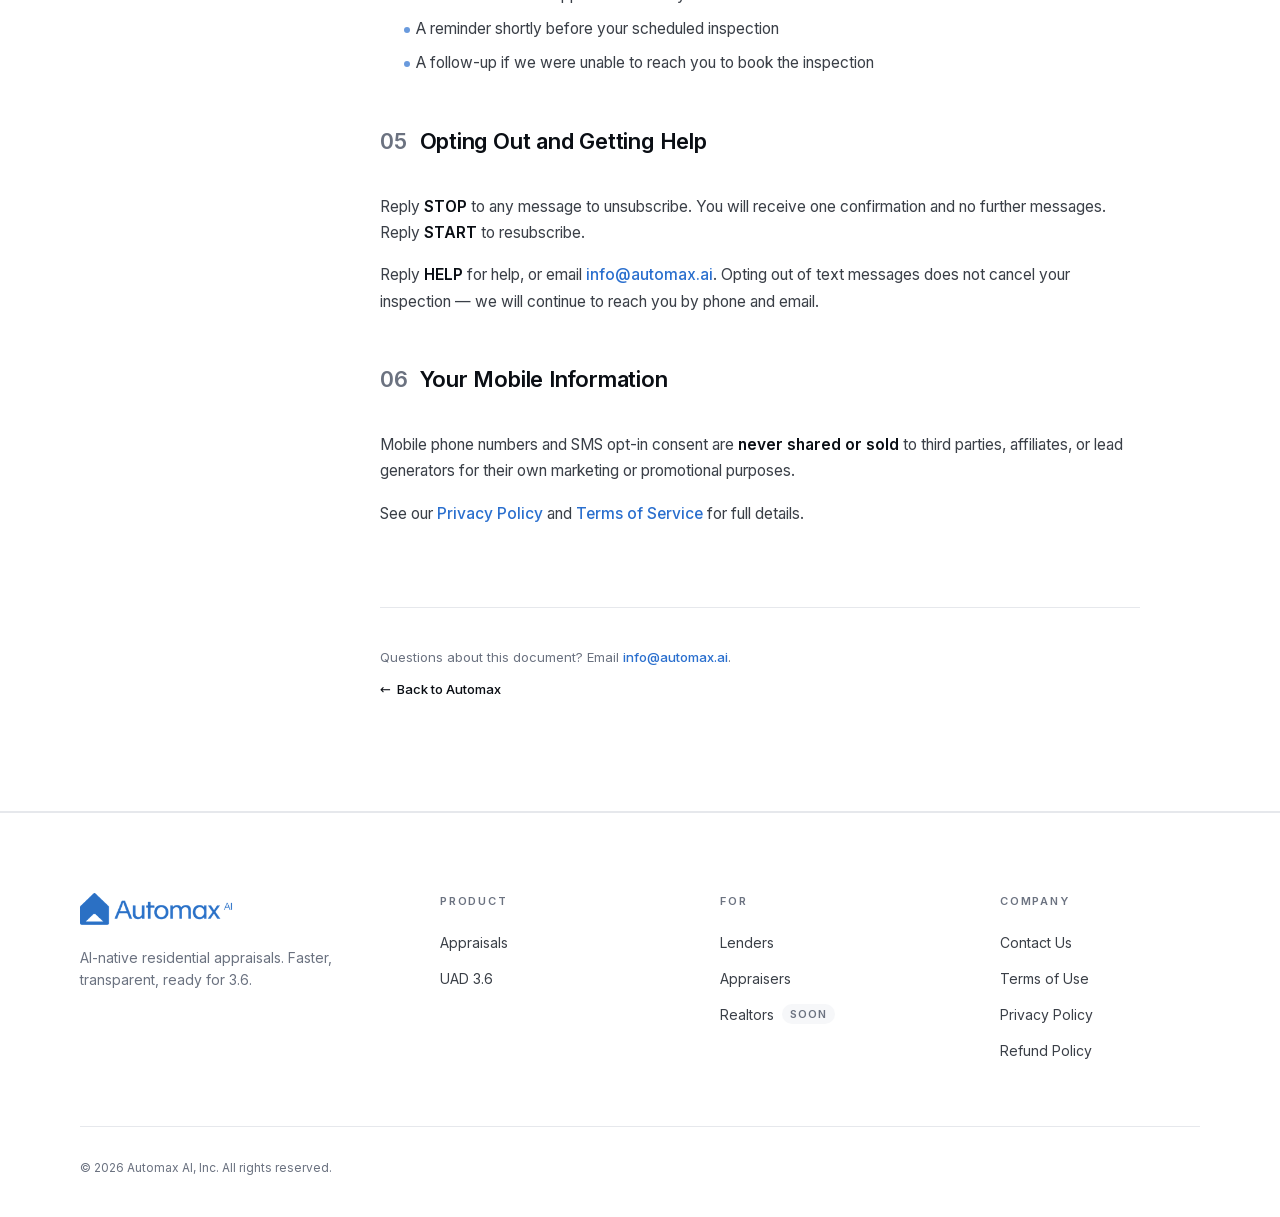
<file: sms-consent.html>
<!DOCTYPE html><html lang="en" class="inter_2fe1ab3d-module__-T-KAq__variable antialiased"><head><meta charset="utf-8"><meta name="viewport" content="width=device-width, initial-scale=1"><link rel="preload" href="assets/83afe278b6a6bb3c-s.p.0q-301v4kxxnr.woff2" as="font" crossorigin="" type="font/woff2"><link rel="preload" as="image" imagesrcset="assets/logo_256.png 1x, assets/logo_384.png 2x"><link rel="stylesheet" href="assets/120.5--c.7.uj.css" data-precedence="next"><link rel="preload" as="script" fetchpriority="low" href="assets/0x__2zp_lruqr.js"><script src="assets/0dgq26a5_oy.a.js" async=""></script><script src="assets/0m_p1bxtorv5i.js" async=""></script><script src="assets/02g3221oh_3le.js" async=""></script><script src="assets/turbopack-0g-m6sc5iikhi.js" async=""></script><script src="assets/0at0qasdhg6ej.js" async=""></script><script src="assets/0he_j2pdr4xqu.js" async=""></script><script src="assets/0d3shmwh5_nmn.js" async=""></script><script src="assets/0-zvjyue1-io_.js" async=""></script><meta name="next-size-adjust" content=""><title>SMS Consent &amp; Messaging Program · Automax AI</title><meta name="description" content="How Automax AI collects consent to send inspection scheduling text messages, what we send, and how to opt out."><meta name="application-name" content="Automax AI"><meta name="author" content="Automax AI"><meta name="keywords" content="residential appraisal,AI appraisal,hybrid appraisal,UAD 3.6,appraisal management,mortgage lending,AMC"><meta name="robots" content="index, follow"><meta name="googlebot" content="index, follow, max-video-preview:-1, max-image-preview:large, max-snippet:-1"><link rel="canonical" href="https://automax.ai/sms-consent"><meta property="og:title" content="Automax AI · Property appraisals built for modern lending."><meta property="og:description" content="AI-native residential appraisals. Faster, transparent, ready for 3.6."><meta property="og:url" content="https://automax.ai"><meta property="og:site_name" content="Automax AI"><meta property="og:image" content="https://automax.ai/og.png"><meta property="og:image:width" content="1200"><meta property="og:image:height" content="630"><meta property="og:image:alt" content="Automax AI — AI-native residential appraisals"><meta property="og:type" content="website"><meta name="twitter:card" content="summary_large_image"><meta name="twitter:title" content="Automax AI · Property appraisals built for modern lending."><meta name="twitter:description" content="AI-native residential appraisals. Faster, transparent, ready for 3.6."><meta name="twitter:image" content="https://automax.ai/og.png"><link rel="shortcut icon" href="assets/favicon-96x96.png"><link rel="icon" href="assets/favicon-96x96.png" type="image/png" sizes="96x96"><link rel="apple-touch-icon" href="assets/apple-touch-icon.png" sizes="256x256"><script src="assets/03_yq9q893hmn.js" nomodule=""></script><script src="assets/0nkdokzg2n6ad.js"></script><script src="assets/157ujq-8259s4.js"></script><script src="assets/0pr3nz14hlzcp.js"></script><script src="assets/17cfi-ds8s8f7.js"></script><script src="assets/03ubbsim4p4nb.js"></script></head><body class="min-h-screen bg-white text-body"><div hidden=""><!--$--><!--/$--></div><a href="#main-content" class="skip-link">Skip to content</a><header class="sticky top-0 z-50 border-b border-hairline bg-white/90 backdrop-blur-sm" style="opacity: 1; transform: none;"><div class="mx-auto flex w-full max-w-[1440px] items-center justify-between gap-6 px-6 py-4 lg:px-20 lg:py-5"><div class="flex items-center gap-3"><a class="inline-flex shrink-0 items-center" style="width:191px;height:40px" aria-label="Automax AI home" href="index.html"><img alt="Automax AI" width="191" height="40" decoding="async" data-nimg="1" class="block shrink-0" style="color:transparent;width:191px;height:40px" srcset="assets/logo_256.png 1x, assets/logo_384.png 2x" src="assets/logo_384.png"></a></div><nav aria-label="Primary" class="hidden items-center gap-8 text-[15px] font-medium text-body lg:flex"><a class="transition-colors hover:text-ink" href="index.html">About</a><a class="transition-colors hover:text-ink" href="index.html">How It Works</a><a class="transition-colors hover:text-ink" href="appraisers.html">For Appraisers</a></nav><div class="flex shrink-0 items-center gap-3"><button type="button" class="inline-flex items-center gap-2 rounded-button font-medium leading-none transition-colors duration-150 focus-visible:outline-none focus-visible:ring-2 focus-visible:ring-cobalt focus-visible:ring-offset-2 bg-cobalt text-white hover:bg-cobalt-ink shadow-[0_8px_24px_-12px_rgba(42,111,206,0.7)] px-[18px] py-[10px] text-[14px] whitespace-nowrap md:px-[22px] md:py-[14px] md:text-[15px]"><span class="md:hidden">Order</span><span class="hidden md:inline">Order an Appraisal</span></button><button type="button" aria-label="Open menu" aria-expanded="false" class="inline-flex h-10 w-10 items-center justify-center rounded-md border border-hairline text-ink lg:hidden"><svg width="20" height="20" viewBox="0 0 24 24" fill="none" stroke="currentColor" stroke-width="1.5" stroke-linecap="round" stroke-linejoin="round" aria-hidden="true" focusable="false"><path d="M4 7h16M4 12h16M4 17h16"></path></svg></button></div></div></header><main id="main-content" class="border-b border-hairline bg-white" aria-labelledby="legal-page-title"><div class="mx-auto w-full max-w-[1440px] px-6 py-20 lg:px-20 lg:py-28"><div class="grid grid-cols-1 gap-12 lg:grid-cols-[220px_minmax(0,1fr)] lg:gap-20"><aside class="hidden lg:block" aria-label="Table of contents"><nav class="sticky top-28 flex flex-col gap-3"><span class="text-[11px] font-semibold uppercase tracking-[0.16em] text-cobalt">Contents</span><ol class="flex flex-col gap-1.5"><li><a href="#program" class="block rounded-md px-3 py-1.5 text-[13px] leading-[1.45] transition-colors text-muted hover:bg-surface hover:text-ink"><span class="mr-2 tabular-nums">01</span>Program Description</a></li><li><a href="#verbal-opt-in" class="block rounded-md px-3 py-1.5 text-[13px] leading-[1.45] transition-colors text-muted hover:bg-surface hover:text-ink"><span class="mr-2 tabular-nums">02</span>Opt-In Method 1 — Verbal Consent on a Scheduling Call</a></li><li><a href="#keyword-opt-in" class="block rounded-md px-3 py-1.5 text-[13px] leading-[1.45] transition-colors text-muted hover:bg-surface hover:text-ink"><span class="mr-2 tabular-nums">03</span>Opt-In Method 2 — Text-In Keyword</a></li><li><a href="#what-we-send" class="block rounded-md px-3 py-1.5 text-[13px] leading-[1.45] transition-colors text-muted hover:bg-surface hover:text-ink"><span class="mr-2 tabular-nums">04</span>What We Send</a></li><li><a href="#opt-out" class="block rounded-md px-3 py-1.5 text-[13px] leading-[1.45] transition-colors text-muted hover:bg-surface hover:text-ink"><span class="mr-2 tabular-nums">05</span>Opting Out and Getting Help</a></li><li><a href="#privacy" class="block rounded-md px-3 py-1.5 text-[13px] leading-[1.45] transition-colors bg-tint font-medium text-cobalt"><span class="mr-2 tabular-nums">06</span>Your Mobile Information</a></li></ol></nav></aside><article class="max-w-[760px]"><header class="flex flex-col gap-4 border-b border-hairline pb-10"><h1 id="legal-page-title" class="font-semibold tracking-[-0.02em] text-ink" style="font-size:clamp(36px, 5vw, 56px);line-height:1.05">SMS Consent &amp; Messaging Program</h1><p class="text-[13px] font-medium text-muted">Last updated: July 23, 2026</p></header><div class="flex flex-col gap-4 pt-10"><p class="text-[15.5px] leading-[1.7] text-body">This page documents how Automax AI collects consent to send inspection-related text messages, the exact wording used to request that consent, what we send, and how to stop receiving messages.</p></div><section id="program" class="flex flex-col gap-4 scroll-mt-28 pt-12" aria-labelledby="program-heading"><h2 id="program-heading" class="mb-5 text-[22px] font-semibold tracking-[-0.01em] text-ink"><span class="mr-3 text-muted tabular-nums">01</span>Program Description</h2><p class="text-[15.5px] leading-[1.7] text-body">Automax AI coordinates property inspection appointments. If an inspection has been scheduled at your property, this program sends you the scheduling link, your appointment confirmation, and a reminder before the appointment.</p><p class="text-[15.5px] leading-[1.7] text-body">Every message is transactional and relates to your specific inspection appointment. We do <span class="font-semibold text-ink">not</span> send marketing or promotional text messages under this program.</p><p class="text-[15.5px] leading-[1.7] text-body"><span class="font-semibold text-ink">Message frequency<!-- -->:</span> <!-- -->varies</p><p class="text-[15.5px] leading-[1.7] text-body"><span class="font-semibold text-ink">Cost<!-- -->:</span> <!-- -->message and data rates may apply</p></section><section id="verbal-opt-in" class="flex flex-col gap-4 scroll-mt-28 pt-12" aria-labelledby="verbal-opt-in-heading"><h2 id="verbal-opt-in-heading" class="mb-5 text-[22px] font-semibold tracking-[-0.01em] text-ink"><span class="mr-3 text-muted tabular-nums">02</span>Opt-In Method 1 — Verbal Consent on a Scheduling Call</h2><p class="text-[15.5px] leading-[1.7] text-body">When an Automax scheduling agent calls a homeowner to book their inspection, the agent asks for text messaging consent using the following script:</p><p class="text-[15.5px] leading-[1.7] text-body"><span class="font-semibold text-ink">“Can I text you the link to schedule your inspection and a reminder before your appointment? Message frequency varies, and message and data rates may apply. You can reply STOP at any time to opt out, or HELP for help.”</span></p><p class="text-[15.5px] leading-[1.7] text-body">The homeowner must affirmatively answer yes. Consent is timestamped and stored against the inspection record, and the call is recorded and transcribed. Declining has no effect on the homeowner’s ability to schedule their inspection by phone or email.</p></section><section id="keyword-opt-in" class="flex flex-col gap-4 scroll-mt-28 pt-12" aria-labelledby="keyword-opt-in-heading"><h2 id="keyword-opt-in-heading" class="mb-5 text-[22px] font-semibold tracking-[-0.01em] text-ink"><span class="mr-3 text-muted tabular-nums">03</span>Opt-In Method 2 — Text-In Keyword</h2><p class="text-[15.5px] leading-[1.7] text-body">Homeowners may also start messaging themselves by texting<!-- --> <span class="font-semibold text-ink">SCHEDULE</span> to the Automax inspection line listed in their scheduling email. They receive this confirmation reply:</p><p class="text-[15.5px] leading-[1.7] text-body"><span class="font-semibold text-ink">“Automax: You’re subscribed to inspection scheduling updates. Msg frequency varies. Msg &amp; data rates may apply. Reply STOP to opt out, HELP for help.”</span></p></section><section id="what-we-send" class="flex flex-col gap-4 scroll-mt-28 pt-12" aria-labelledby="what-we-send-heading"><h2 id="what-we-send-heading" class="mb-5 text-[22px] font-semibold tracking-[-0.01em] text-ink"><span class="mr-3 text-muted tabular-nums">04</span>What We Send</h2><ul class="ml-1 flex flex-col gap-2 pl-5"><li class="relative pl-3 text-[15.5px] leading-[1.7] text-body before:absolute before:left-0 before:top-[0.7em] before:h-1.5 before:w-1.5 before:rounded-full before:bg-cobalt/70">A link to schedule your property inspection</li><li class="relative pl-3 text-[15.5px] leading-[1.7] text-body before:absolute before:left-0 before:top-[0.7em] before:h-1.5 before:w-1.5 before:rounded-full before:bg-cobalt/70">Confirmation of the appointment time you selected</li><li class="relative pl-3 text-[15.5px] leading-[1.7] text-body before:absolute before:left-0 before:top-[0.7em] before:h-1.5 before:w-1.5 before:rounded-full before:bg-cobalt/70">A reminder shortly before your scheduled inspection</li><li class="relative pl-3 text-[15.5px] leading-[1.7] text-body before:absolute before:left-0 before:top-[0.7em] before:h-1.5 before:w-1.5 before:rounded-full before:bg-cobalt/70">A follow-up if we were unable to reach you to book the inspection</li></ul></section><section id="opt-out" class="flex flex-col gap-4 scroll-mt-28 pt-12" aria-labelledby="opt-out-heading"><h2 id="opt-out-heading" class="mb-5 text-[22px] font-semibold tracking-[-0.01em] text-ink"><span class="mr-3 text-muted tabular-nums">05</span>Opting Out and Getting Help</h2><p class="text-[15.5px] leading-[1.7] text-body">Reply <span class="font-semibold text-ink">STOP</span> to any message to unsubscribe. You will receive one confirmation and no further messages. Reply<!-- --> <span class="font-semibold text-ink">START</span> to resubscribe.</p><p class="text-[15.5px] leading-[1.7] text-body">Reply <span class="font-semibold text-ink">HELP</span> for help, or email<!-- --> <a href="mailto:info@automax.ai" class="font-medium text-cobalt hover:underline">info@automax.ai</a>. Opting out of text messages does not cancel your inspection — we will continue to reach you by phone and email.</p></section><section id="privacy" class="flex flex-col gap-4 scroll-mt-28 pt-12" aria-labelledby="privacy-heading"><h2 id="privacy-heading" class="mb-5 text-[22px] font-semibold tracking-[-0.01em] text-ink"><span class="mr-3 text-muted tabular-nums">06</span>Your Mobile Information</h2><p class="text-[15.5px] leading-[1.7] text-body">Mobile phone numbers and SMS opt-in consent are<!-- --> <span class="font-semibold text-ink">never shared or sold</span> to third parties, affiliates, or lead generators for their own marketing or promotional purposes.</p><p class="text-[15.5px] leading-[1.7] text-body">See our <a class="font-medium text-cobalt hover:underline" href="privacy.html">Privacy Policy</a> and<!-- --> <a class="font-medium text-cobalt hover:underline" href="terms.html">Terms of Service</a> for full details.</p></section><footer class="mt-20 flex flex-col gap-3 border-t border-hairline pt-10 text-[13px] text-muted"><p>Questions about this document? Email<!-- --> <a href="mailto:info@automax.ai" class="font-medium text-cobalt hover:underline">info@automax.ai</a>.</p><a class="inline-flex w-fit items-center gap-1.5 text-[13px] font-medium text-ink hover:text-cobalt" href="index.html"><span aria-hidden="true">←</span> Back to Automax</a></footer></article></div></div></main><footer class="border-t border-hairline bg-white"><div class="mx-auto w-full max-w-[1440px] px-6 pt-20 pb-10 lg:px-20"><div class="grid grid-cols-1 gap-12 md:grid-cols-2 lg:grid-cols-[1.4fr_1fr_1fr_1fr] lg:gap-20"><div><span class="inline-flex shrink-0 items-center" style="width:153px;height:32px"><img alt="Automax AI" width="153" height="32" decoding="async" data-nimg="1" class="block shrink-0" style="color:transparent;width:153px;height:32px" srcset="assets/logo_256.png 1x, assets/logo_384.png 2x" src="assets/logo_384.png"></span><p class="mt-4 max-w-[280px] text-[14px] leading-[1.55] text-muted">AI-native residential appraisals. Faster, transparent, ready for 3.6.</p></div><div><div class="text-[11px] font-semibold uppercase tracking-[0.16em] text-muted">Product</div><ul class="mt-5 flex flex-col gap-3"><li><a class="inline-flex items-center gap-2 text-[14px] text-body transition-colors hover:text-ink" href="index.html">Appraisals</a></li><li><span class="inline-flex items-center gap-2 text-[14px] text-body">UAD 3.6</span></li></ul></div><div><div class="text-[11px] font-semibold uppercase tracking-[0.16em] text-muted">For</div><ul class="mt-5 flex flex-col gap-3"><li><a class="inline-flex items-center gap-2 text-[14px] text-body transition-colors hover:text-ink" href="index.html">Lenders</a></li><li><a class="inline-flex items-center gap-2 text-[14px] text-body transition-colors hover:text-ink" href="appraisers.html">Appraisers</a></li><li><a class="inline-flex items-center gap-2 text-[14px] text-body transition-colors hover:text-ink" href="index.html">Realtors<span class="rounded-full bg-surface px-2 py-0.5 text-[11px] font-semibold uppercase tracking-[0.08em] text-muted">Soon</span></a></li></ul></div><div><div class="text-[11px] font-semibold uppercase tracking-[0.16em] text-muted">Company</div><ul class="mt-5 flex flex-col gap-3"><li><a class="inline-flex items-center gap-2 text-[14px] text-body transition-colors hover:text-ink" href="contact.html">Contact Us</a></li><li><a class="inline-flex items-center gap-2 text-[14px] text-body transition-colors hover:text-ink" href="terms.html">Terms of Use</a></li><li><a class="inline-flex items-center gap-2 text-[14px] text-body transition-colors hover:text-ink" href="privacy.html">Privacy Policy</a></li><li><a class="inline-flex items-center gap-2 text-[14px] text-body transition-colors hover:text-ink" href="refund-policy.html">Refund Policy</a></li></ul></div></div><div class="mt-16 border-t border-hairline pt-8"><p class="text-[12px] text-muted">© 2026 Automax AI, Inc. All rights reserved.</p></div></div></footer><!--$--><!--/$--><script src="assets/0x__2zp_lruqr.js" id="_R_" async=""></script><script>(self.__next_f=self.__next_f||[]).push([0])</script><script>self.__next_f.push([1,"1:\"$Sreact.fragment\"\n2:I[62705,[\"/_next/static/chunks/0at0qasdhg6ej.js\",\"/_next/static/chunks/0he~j2pdr4xqu.js\",\"/_next/static/chunks/0d3shmwh5_nmn.js\"],\"BookModalProvider\"]\n3:I[39756,[\"/_next/static/chunks/0at0qasdhg6ej.js\",\"/_next/static/chunks/0he~j2pdr4xqu.js\",\"/_next/static/chunks/0d3shmwh5_nmn.js\"],\"default\"]\n4:I[37457,[\"/_next/static/chunks/0at0qasdhg6ej.js\",\"/_next/static/chunks/0he~j2pdr4xqu.js\",\"/_next/static/chunks/0d3shmwh5_nmn.js\"],\"default\"]\n5:I[79520,[\"/_next/static/chunks/0at0qasdhg6ej.js\",\"/_next/static/chunks/0he~j2pdr4xqu.js\",\"/_next/static/chunks/0d3shmwh5_nmn.js\"],\"\"]\n6:I[84834,[\"/_next/static/chunks/0at0qasdhg6ej.js\",\"/_next/static/chunks/0he~j2pdr4xqu.js\",\"/_next/static/chunks/0d3shmwh5_nmn.js\",\"/_next/static/chunks/0-zvjyue1-io_.js\"],\"Nav\"]\n7:I[51193,[\"/_next/static/chunks/0at0qasdhg6ej.js\",\"/_next/static/chunks/0he~j2pdr4xqu.js\",\"/_next/static/chunks/0d3shmwh5_nmn.js\",\"/_next/static/chunks/0-zvjyue1-io_.js\"],\"LegalLayout\"]\n15:I[68027,[\"/_next/static/chunks/0at0qasdhg6ej.js\",\"/_next/static/chunks/0he~j2pdr4xqu.js\",\"/_next/static/chunks/0d3shmwh5_nmn.js\"],\"default\",1]\n:HL[\"/_next/static/chunks/120.5--c.7.uj.css\",\"style\"]\n:HL[\"/_next/static/media/83afe278b6a6bb3c-s.p.0q-301v4kxxnr.woff2\",\"font\",{\"crossOrigin\":\"\",\"type\":\"font/woff2\"}]\n"])</script><script>self.__next_f.push([1,"0:{\"P\":null,\"c\":[\"\",\"sms-consent\"],\"q\":\"\",\"i\":false,\"f\":[[[\"\",{\"children\":[\"sms-consent\",{\"children\":[\"__PAGE__\",{}]}]},\"$undefined\",\"$undefined\",16],[[\"$\",\"$1\",\"c\",{\"children\":[[[\"$\",\"link\",\"0\",{\"rel\":\"stylesheet\",\"href\":\"/_next/static/chunks/120.5--c.7.uj.css\",\"precedence\":\"next\",\"crossOrigin\":\"$undefined\",\"nonce\":\"$undefined\"}],[\"$\",\"script\",\"script-0\",{\"src\":\"/_next/static/chunks/0at0qasdhg6ej.js\",\"async\":true,\"nonce\":\"$undefined\"}],[\"$\",\"script\",\"script-1\",{\"src\":\"/_next/static/chunks/0he~j2pdr4xqu.js\",\"async\":true,\"nonce\":\"$undefined\"}],[\"$\",\"script\",\"script-2\",{\"src\":\"/_next/static/chunks/0d3shmwh5_nmn.js\",\"async\":true,\"nonce\":\"$undefined\"}]],[\"$\",\"html\",null,{\"lang\":\"en\",\"className\":\"inter_2fe1ab3d-module__-T-KAq__variable antialiased\",\"children\":[\"$\",\"body\",null,{\"className\":\"min-h-screen bg-white text-body\",\"children\":[[\"$\",\"a\",null,{\"href\":\"#main-content\",\"className\":\"skip-link\",\"children\":\"Skip to content\"}],[\"$\",\"$L2\",null,{\"children\":[\"$\",\"$L3\",null,{\"parallelRouterKey\":\"children\",\"error\":\"$undefined\",\"errorStyles\":\"$undefined\",\"errorScripts\":\"$undefined\",\"template\":[\"$\",\"$L4\",null,{}],\"templateStyles\":\"$undefined\",\"templateScripts\":\"$undefined\",\"notFound\":[[[\"$\",\"title\",null,{\"children\":\"404: This page could not be found.\"}],[\"$\",\"div\",null,{\"style\":{\"fontFamily\":\"system-ui,\\\"Segoe UI\\\",Roboto,Helvetica,Arial,sans-serif,\\\"Apple Color Emoji\\\",\\\"Segoe UI Emoji\\\"\",\"height\":\"100vh\",\"textAlign\":\"center\",\"display\":\"flex\",\"flexDirection\":\"column\",\"alignItems\":\"center\",\"justifyContent\":\"center\"},\"children\":[\"$\",\"div\",null,{\"children\":[[\"$\",\"style\",null,{\"dangerouslySetInnerHTML\":{\"__html\":\"body{color:#000;background:#fff;margin:0}.next-error-h1{border-right:1px solid rgba(0,0,0,.3)}@media (prefers-color-scheme:dark){body{color:#fff;background:#000}.next-error-h1{border-right:1px solid rgba(255,255,255,.3)}}\"}}],[\"$\",\"h1\",null,{\"className\":\"next-error-h1\",\"style\":{\"display\":\"inline-block\",\"margin\":\"0 20px 0 0\",\"padding\":\"0 23px 0 0\",\"fontSize\":24,\"fontWeight\":500,\"verticalAlign\":\"top\",\"lineHeight\":\"49px\"},\"children\":404}],[\"$\",\"div\",null,{\"style\":{\"display\":\"inline-block\"},\"children\":[\"$\",\"h2\",null,{\"style\":{\"fontSize\":14,\"fontWeight\":400,\"lineHeight\":\"49px\",\"margin\":0},\"children\":\"This page could not be found.\"}]}]]}]}]],[]],\"forbidden\":\"$undefined\",\"unauthorized\":\"$undefined\"}]}],[\"$\",\"$L5\",null,{\"id\":\"ld-org\",\"type\":\"application/ld+json\",\"strategy\":\"afterInteractive\",\"dangerouslySetInnerHTML\":{\"__html\":\"{\\\"@context\\\":\\\"https://schema.org\\\",\\\"@type\\\":\\\"Organization\\\",\\\"name\\\":\\\"Automax AI\\\",\\\"url\\\":\\\"https://automax.ai\\\",\\\"logo\\\":\\\"https://automax.ai/logo.png\\\",\\\"description\\\":\\\"AI-native residential appraisals. Faster, transparent, ready for 3.6.\\\",\\\"sameAs\\\":[]}\"}}],[\"$\",\"$L5\",null,{\"id\":\"ld-service\",\"type\":\"application/ld+json\",\"strategy\":\"afterInteractive\",\"dangerouslySetInnerHTML\":{\"__html\":\"{\\\"@context\\\":\\\"https://schema.org\\\",\\\"@type\\\":\\\"Service\\\",\\\"serviceType\\\":\\\"Residential Appraisal\\\",\\\"provider\\\":{\\\"@type\\\":\\\"Organization\\\",\\\"name\\\":\\\"Automax AI\\\",\\\"url\\\":\\\"https://automax.ai\\\"},\\\"areaServed\\\":\\\"United States\\\",\\\"description\\\":\\\"AI-native residential property appraisal with licensed appraiser review, ranked comparables, and UAD 3.6 structured fields.\\\"}\"}}]]}]}]]}],{\"children\":[[\"$\",\"$1\",\"c\",{\"children\":[null,[\"$\",\"$L3\",null,{\"parallelRouterKey\":\"children\",\"error\":\"$undefined\",\"errorStyles\":\"$undefined\",\"errorScripts\":\"$undefined\",\"template\":[\"$\",\"$L4\",null,{}],\"templateStyles\":\"$undefined\",\"templateScripts\":\"$undefined\",\"notFound\":\"$undefined\",\"forbidden\":\"$undefined\",\"unauthorized\":\"$undefined\"}]]}],{\"children\":[[\"$\",\"$1\",\"c\",{\"children\":[[[\"$\",\"$L6\",null,{\"variant\":\"lender\"}],[\"$\",\"$L7\",null,{\"title\":\"SMS Consent \u0026 Messaging Program\",\"metaLine\":\"Last updated: July 23, 2026\",\"intro\":[\"$\",\"p\",null,{\"className\":\"text-[15.5px] leading-[1.7] text-body\",\"children\":\"This page documents how Automax AI collects consent to send inspection-related text messages, the exact wording used to request that consent, what we send, and how to stop receiving messages.\"}],\"sections\":[{\"slug\":\"program\",\"title\":\"Program Description\",\"content\":[[\"$\",\"p\",null,{\"className\":\"text-[15.5px] leading-[1.7] text-body\",\"children\":\"Automax AI coordinates property inspection appointments. If an inspection has been scheduled at your property, this program sends you the scheduling link, your appointment confirmation, and a reminder before the appointment.\"}],[\"$\",\"p\",null,{\"className\":\"text-[15.5px] leading-[1.7] text-body\",\"children\":[\"Every message is transactional and relates to your specific inspection appointment. We do \",\"$L8\",\" send marketing or promotional text messages under this program.\"]}],\"$L9\",\"$La\"]},{\"slug\":\"verbal-opt-in\",\"title\":\"Opt-In Method 1 — Verbal Consent on a Scheduling Call\",\"content\":\"$Lb\"},{\"slug\":\"keyword-opt-in\",\"title\":\"Opt-In Method 2 — Text-In Keyword\",\"content\":\"$Lc\"},{\"slug\":\"what-we-send\",\"title\":\"What We Send\",\"content\":\"$Ld\"},{\"slug\":\"opt-out\",\"title\":\"Opting Out and Getting Help\",\"content\":\"$Le\"},{\"slug\":\"privacy\",\"title\":\"Your Mobile Information\",\"content\":\"$Lf\"}]}],\"$L10\"],[\"$L11\"],\"$L12\"]}],{},null,false,null]},null,false,\"$@13\"]},null,false,null],\"$L14\",false]],\"m\":\"$undefined\",\"G\":[\"$15\",[\"$L16\"]],\"S\":true,\"h\":null,\"s\":\"$undefined\",\"l\":\"$undefined\",\"p\":\"$undefined\",\"d\":\"$undefined\",\"b\":\"wehBBd65pN9GnnLqZyUw8\"}\n"])</script><script>self.__next_f.push([1,"17:I[22016,[\"/_next/static/chunks/0at0qasdhg6ej.js\",\"/_next/static/chunks/0he~j2pdr4xqu.js\",\"/_next/static/chunks/0d3shmwh5_nmn.js\",\"/_next/static/chunks/0-zvjyue1-io_.js\"],\"\"]\n18:I[85437,[\"/_next/static/chunks/0at0qasdhg6ej.js\",\"/_next/static/chunks/0he~j2pdr4xqu.js\",\"/_next/static/chunks/0d3shmwh5_nmn.js\",\"/_next/static/chunks/0-zvjyue1-io_.js\"],\"Image\"]\n19:I[97367,[\"/_next/static/chunks/0at0qasdhg6ej.js\",\"/_next/static/chunks/0he~j2pdr4xqu.js\",\"/_next/static/chunks/0d3shmwh5_nmn.js\"],\"OutletBoundary\"]\n1a:\"$Sreact.suspense\"\n1d:I[97367,[\"/_next/static/chunks/0at0qasdhg6ej.js\",\"/_next/static/chunks/0he~j2pdr4xqu.js\",\"/_next/static/chunks/0d3shmwh5_nmn.js\"],\"ViewportBoundary\"]\n1f:I[97367,[\"/_next/static/chunks/0at0qasdhg6ej.js\",\"/_next/static/chunks/0he~j2pdr4xqu.js\",\"/_next/static/chunks/0d3shmwh5_nmn.js\"],\"MetadataBoundary\"]\n8:[\"$\",\"span\",null,{\"className\":\"font-semibold text-ink\",\"children\":\"not\"}]\n9:[\"$\",\"p\",null,{\"className\":\"text-[15.5px] leading-[1.7] text-body\",\"children\":[[\"$\",\"span\",null,{\"className\":\"font-semibold text-ink\",\"children\":[\"Message frequency\",\":\"]}],\" \",\"varies\"]}]\na:[\"$\",\"p\",null,{\"className\":\"text-[15.5px] leading-[1.7] text-body\",\"children\":[[\"$\",\"span\",null,{\"className\":\"font-semibold text-ink\",\"children\":[\"Cost\",\":\"]}],\" \",\"message and data rates may apply\"]}]\nb:[[\"$\",\"p\",null,{\"className\":\"text-[15.5px] leading-[1.7] text-body\",\"children\":\"When an Automax scheduling agent calls a homeowner to book their inspection, the agent asks for text messaging consent using the following script:\"}],[\"$\",\"p\",null,{\"className\":\"text-[15.5px] leading-[1.7] text-body\",\"children\":[\"$\",\"span\",null,{\"className\":\"font-semibold text-ink\",\"children\":\"“Can I text you the link to schedule your inspection and a reminder before your appointment? Message frequency varies, and message and data rates may apply. You can reply STOP at any time to opt out, or HELP for help.”\"}]}],[\"$\",\"p\",null,{\"className\":\"text-[15.5px] leading-[1.7] text-body\",\"children\":\"The homeowner must affirmatively answer yes. Consent is timestamped and stored against the inspection record, and the call is recorded and transcribed. Declining has no effect on the homeowner’s ability to schedule their inspection by phone or email.\"}]]\nc:[[\"$\",\"p\",null,{\"className\":\"text-[15.5px] leading-[1.7] text-body\",\"children\":[\"Homeowners may also start messaging themselves by texting\",\" \",[\"$\",\"span\",null,{\"className\":\"font-semibold text-ink\",\"children\":\"SCHEDULE\"}],\" to the Automax inspection line listed in their scheduling email. They receive this confirmation reply:\"]}],[\"$\",\"p\",null,{\"className\":\"text-[15.5px] leading-[1.7] text-body\",\"children\":[\"$\",\"span\",null,{\"className\":\"font-semibold text-ink\",\"children\":\"“Automax: You’re subscribed to inspection scheduling updates. Msg frequency varies. Msg \u0026 data rates may apply. Reply STOP to opt out, HELP for help.”\"}]}]]\nd:[\"$\",\"ul\",null,{\"className\":\"ml-1 flex flex-col gap-2 pl-5\",\"children\":[[\"$\",\"li\",null,{\"className\":\"relative pl-3 text-[15.5px] leading-[1.7] text-body before:absolute before:left-0 before:top-[0.7em] before:h-1.5 before:w-1.5 before:rounded-full before:bg-cobalt/70\",\"children\":\"A link to schedule your property inspection\"}],[\"$\",\"li\",null,{\"className\":\"relative pl-3 text-[15.5px] leading-[1.7] text-body before:absolute before:left-0 before:top-[0.7em] before:h-1.5 before:w-1.5 before:rounded-full before:bg-cobalt/70\",\"children\":\"Confirmation of the appointment time you selected\"}],[\"$\",\"li\",null,{\"className\":\"relative pl-3 text-[15.5px] leading-[1.7] text-body before:absolute before:left-0 before:top-[0.7em] before:h-1.5 before:w-1.5 before:rounded-full before:bg-cobalt/70\",\"children\":\"A reminder shortly before your scheduled inspection\"}],[\"$\",\"li\",null,{\"className\":\"relative pl-3 text-[15.5px] leading-[1.7] text-body before:absolute before:left-0 before:top-[0.7em] before:h-1.5 before:w-1.5 before:rounded-full before:bg-cobalt/70\",\"children\":\"A follow-up if we were unable to reach you to book the inspection\"}]]}]\ne:[[\"$\",\"p\",null,{\"className\":\"text-[15.5px] leading-[1.7] text-bod"])</script><script>self.__next_f.push([1,"y\",\"children\":[\"Reply \",[\"$\",\"span\",null,{\"className\":\"font-semibold text-ink\",\"children\":\"STOP\"}],\" to any message to unsubscribe. You will receive one confirmation and no further messages. Reply\",\" \",[\"$\",\"span\",null,{\"className\":\"font-semibold text-ink\",\"children\":\"START\"}],\" to resubscribe.\"]}],[\"$\",\"p\",null,{\"className\":\"text-[15.5px] leading-[1.7] text-body\",\"children\":[\"Reply \",[\"$\",\"span\",null,{\"className\":\"font-semibold text-ink\",\"children\":\"HELP\"}],\" for help, or email\",\" \",[\"$\",\"a\",null,{\"href\":\"mailto:info@automax.ai\",\"className\":\"font-medium text-cobalt hover:underline\",\"children\":\"info@automax.ai\"}],\". Opting out of text messages does not cancel your inspection — we will continue to reach you by phone and email.\"]}]]\nf:[[\"$\",\"p\",null,{\"className\":\"text-[15.5px] leading-[1.7] text-body\",\"children\":[\"Mobile phone numbers and SMS opt-in consent are\",\" \",[\"$\",\"span\",null,{\"className\":\"font-semibold text-ink\",\"children\":\"never shared or sold\"}],\" to third parties, affiliates, or lead generators for their own marketing or promotional purposes.\"]}],[\"$\",\"p\",null,{\"className\":\"text-[15.5px] leading-[1.7] text-body\",\"children\":[\"See our \",[\"$\",\"$L17\",null,{\"href\":\"/privacy\",\"className\":\"font-medium text-cobalt hover:underline\",\"children\":\"Privacy Policy\"}],\" and\",\" \",[\"$\",\"$L17\",null,{\"href\":\"/terms\",\"className\":\"font-medium text-cobalt hover:underline\",\"children\":\"Terms of Service\"}],\" for full details.\"]}]]\n"])</script><script>self.__next_f.push([1,"10:[\"$\",\"footer\",null,{\"className\":\"border-t border-hairline bg-white\",\"children\":[\"$\",\"div\",null,{\"className\":\"mx-auto w-full max-w-[1440px] px-6 pt-20 pb-10 lg:px-20\",\"children\":[[\"$\",\"div\",null,{\"className\":\"grid grid-cols-1 gap-12 md:grid-cols-2 lg:grid-cols-[1.4fr_1fr_1fr_1fr] lg:gap-20\",\"children\":[[\"$\",\"div\",null,{\"children\":[[\"$\",\"span\",null,{\"className\":\"inline-flex shrink-0 items-center\",\"style\":{\"width\":153,\"height\":32},\"children\":[\"$\",\"$L18\",null,{\"src\":\"/logo.png\",\"alt\":\"Automax AI\",\"width\":153,\"height\":32,\"priority\":true,\"className\":\"block shrink-0\",\"style\":{\"width\":153,\"height\":32}}]}],[\"$\",\"p\",null,{\"className\":\"mt-4 max-w-[280px] text-[14px] leading-[1.55] text-muted\",\"children\":\"AI-native residential appraisals. Faster, transparent, ready for 3.6.\"}]]}],[[\"$\",\"div\",\"Product\",{\"children\":[[\"$\",\"div\",null,{\"className\":\"text-[11px] font-semibold uppercase tracking-[0.16em] text-muted\",\"children\":\"Product\"}],[\"$\",\"ul\",null,{\"className\":\"mt-5 flex flex-col gap-3\",\"children\":[[\"$\",\"li\",\"Appraisals\",{\"children\":[\"$\",\"$L17\",null,{\"href\":\"/\",\"className\":\"inline-flex items-center gap-2 text-[14px] text-body transition-colors hover:text-ink\",\"children\":[\"Appraisals\",null]}]}],[\"$\",\"li\",\"UAD 3.6\",{\"children\":[\"$\",\"span\",null,{\"className\":\"inline-flex items-center gap-2 text-[14px] text-body\",\"children\":[\"UAD 3.6\",null]}]}]]}]]}],[\"$\",\"div\",\"For\",{\"children\":[[\"$\",\"div\",null,{\"className\":\"text-[11px] font-semibold uppercase tracking-[0.16em] text-muted\",\"children\":\"For\"}],[\"$\",\"ul\",null,{\"className\":\"mt-5 flex flex-col gap-3\",\"children\":[[\"$\",\"li\",\"Lenders\",{\"children\":[\"$\",\"$L17\",null,{\"href\":\"/\",\"className\":\"inline-flex items-center gap-2 text-[14px] text-body transition-colors hover:text-ink\",\"children\":[\"Lenders\",null]}]}],[\"$\",\"li\",\"Appraisers\",{\"children\":[\"$\",\"$L17\",null,{\"href\":\"/appraisers\",\"className\":\"inline-flex items-center gap-2 text-[14px] text-body transition-colors hover:text-ink\",\"children\":[\"Appraisers\",null]}]}],[\"$\",\"li\",\"Realtors\",{\"children\":[\"$\",\"$L17\",null,{\"href\":\"/\",\"className\":\"inline-flex items-center gap-2 text-[14px] text-body transition-colors hover:text-ink\",\"children\":[\"Realtors\",[\"$\",\"span\",null,{\"className\":\"rounded-full bg-surface px-2 py-0.5 text-[11px] font-semibold uppercase tracking-[0.08em] text-muted\",\"children\":\"Soon\"}]]}]}]]}]]}],[\"$\",\"div\",\"Company\",{\"children\":[[\"$\",\"div\",null,{\"className\":\"text-[11px] font-semibold uppercase tracking-[0.16em] text-muted\",\"children\":\"Company\"}],[\"$\",\"ul\",null,{\"className\":\"mt-5 flex flex-col gap-3\",\"children\":[[\"$\",\"li\",\"Contact Us\",{\"children\":[\"$\",\"$L17\",null,{\"href\":\"/contact\",\"className\":\"inline-flex items-center gap-2 text-[14px] text-body transition-colors hover:text-ink\",\"children\":[\"Contact Us\",null]}]}],[\"$\",\"li\",\"Terms of Use\",{\"children\":[\"$\",\"$L17\",null,{\"href\":\"/terms\",\"className\":\"inline-flex items-center gap-2 text-[14px] text-body transition-colors hover:text-ink\",\"children\":[\"Terms of Use\",null]}]}],[\"$\",\"li\",\"Privacy Policy\",{\"children\":[\"$\",\"$L17\",null,{\"href\":\"/privacy\",\"className\":\"inline-flex items-center gap-2 text-[14px] text-body transition-colors hover:text-ink\",\"children\":[\"Privacy Policy\",null]}]}],[\"$\",\"li\",\"Refund Policy\",{\"children\":[\"$\",\"$L17\",null,{\"href\":\"/refund-policy\",\"className\":\"inline-flex items-center gap-2 text-[14px] text-body transition-colors hover:text-ink\",\"children\":[\"Refund Policy\",null]}]}]]}]]}]]]}],[\"$\",\"div\",null,{\"className\":\"mt-16 border-t border-hairline pt-8\",\"children\":[\"$\",\"p\",null,{\"className\":\"text-[12px] text-muted\",\"children\":\"© 2026 Automax AI, Inc. All rights reserved.\"}]}]]}]}]\n"])</script><script>self.__next_f.push([1,"11:[\"$\",\"script\",\"script-0\",{\"src\":\"/_next/static/chunks/0-zvjyue1-io_.js\",\"async\":true,\"nonce\":\"$undefined\"}]\n12:[\"$\",\"$L19\",null,{\"children\":[\"$\",\"$1a\",null,{\"name\":\"Next.MetadataOutlet\",\"children\":\"$@1b\"}]}]\n1c:[]\n13:\"$W1c\"\n14:[\"$\",\"$1\",\"h\",{\"children\":[null,[\"$\",\"$L1d\",null,{\"children\":\"$L1e\"}],[\"$\",\"div\",null,{\"hidden\":true,\"children\":[\"$\",\"$L1f\",null,{\"children\":[\"$\",\"$1a\",null,{\"name\":\"Next.Metadata\",\"children\":\"$L20\"}]}]}],[\"$\",\"meta\",null,{\"name\":\"next-size-adjust\",\"content\":\"\"}]]}]\n16:[\"$\",\"link\",\"0\",{\"rel\":\"stylesheet\",\"href\":\"/_next/static/chunks/120.5--c.7.uj.css\",\"precedence\":\"next\",\"crossOrigin\":\"$undefined\",\"nonce\":\"$undefined\"}]\n"])</script><script>self.__next_f.push([1,"1e:[[\"$\",\"meta\",\"0\",{\"charSet\":\"utf-8\"}],[\"$\",\"meta\",\"1\",{\"name\":\"viewport\",\"content\":\"width=device-width, initial-scale=1\"}]]\n"])</script><script>self.__next_f.push([1,"21:I[27201,[\"/_next/static/chunks/0at0qasdhg6ej.js\",\"/_next/static/chunks/0he~j2pdr4xqu.js\",\"/_next/static/chunks/0d3shmwh5_nmn.js\"],\"IconMark\"]\n1b:null\n"])</script><script>self.__next_f.push([1,"20:[[\"$\",\"title\",\"0\",{\"children\":\"SMS Consent \u0026 Messaging Program · Automax AI\"}],[\"$\",\"meta\",\"1\",{\"name\":\"description\",\"content\":\"How Automax AI collects consent to send inspection scheduling text messages, what we send, and how to opt out.\"}],[\"$\",\"meta\",\"2\",{\"name\":\"application-name\",\"content\":\"Automax AI\"}],[\"$\",\"meta\",\"3\",{\"name\":\"author\",\"content\":\"Automax AI\"}],[\"$\",\"meta\",\"4\",{\"name\":\"keywords\",\"content\":\"residential appraisal,AI appraisal,hybrid appraisal,UAD 3.6,appraisal management,mortgage lending,AMC\"}],[\"$\",\"meta\",\"5\",{\"name\":\"robots\",\"content\":\"index, follow\"}],[\"$\",\"meta\",\"6\",{\"name\":\"googlebot\",\"content\":\"index, follow, max-video-preview:-1, max-image-preview:large, max-snippet:-1\"}],[\"$\",\"link\",\"7\",{\"rel\":\"canonical\",\"href\":\"https://automax.ai/sms-consent\"}],[\"$\",\"meta\",\"8\",{\"property\":\"og:title\",\"content\":\"Automax AI · Property appraisals built for modern lending.\"}],[\"$\",\"meta\",\"9\",{\"property\":\"og:description\",\"content\":\"AI-native residential appraisals. Faster, transparent, ready for 3.6.\"}],[\"$\",\"meta\",\"10\",{\"property\":\"og:url\",\"content\":\"https://automax.ai\"}],[\"$\",\"meta\",\"11\",{\"property\":\"og:site_name\",\"content\":\"Automax AI\"}],[\"$\",\"meta\",\"12\",{\"property\":\"og:image\",\"content\":\"https://automax.ai/og.png\"}],[\"$\",\"meta\",\"13\",{\"property\":\"og:image:width\",\"content\":\"1200\"}],[\"$\",\"meta\",\"14\",{\"property\":\"og:image:height\",\"content\":\"630\"}],[\"$\",\"meta\",\"15\",{\"property\":\"og:image:alt\",\"content\":\"Automax AI — AI-native residential appraisals\"}],[\"$\",\"meta\",\"16\",{\"property\":\"og:type\",\"content\":\"website\"}],[\"$\",\"meta\",\"17\",{\"name\":\"twitter:card\",\"content\":\"summary_large_image\"}],[\"$\",\"meta\",\"18\",{\"name\":\"twitter:title\",\"content\":\"Automax AI · Property appraisals built for modern lending.\"}],[\"$\",\"meta\",\"19\",{\"name\":\"twitter:description\",\"content\":\"AI-native residential appraisals. Faster, transparent, ready for 3.6.\"}],[\"$\",\"meta\",\"20\",{\"name\":\"twitter:image\",\"content\":\"https://automax.ai/og.png\"}],[\"$\",\"link\",\"21\",{\"rel\":\"shortcut icon\",\"href\":\"/favicon-96x96.png\"}],[\"$\",\"link\",\"22\",{\"rel\":\"icon\",\"href\":\"/favicon-96x96.png\",\"type\":\"image/png\",\"sizes\":\"96x96\"}],[\"$\",\"link\",\"23\",{\"rel\":\"apple-touch-icon\",\"href\":\"/apple-touch-icon.png\",\"sizes\":\"256x256\"}],[\"$\",\"$L21\",\"24\",{}]]\n"])</script><script id="ld-org" type="application/ld+json" data-nscript="afterInteractive">{"@context":"https://schema.org","@type":"Organization","name":"Automax AI","url":"https://automax.ai","logo":"https://automax.ai/logo.png","description":"AI-native residential appraisals. Faster, transparent, ready for 3.6.","sameAs":[]}</script><script id="ld-service" type="application/ld+json" data-nscript="afterInteractive">{"@context":"https://schema.org","@type":"Service","serviceType":"Residential Appraisal","provider":{"@type":"Organization","name":"Automax AI","url":"https://automax.ai"},"areaServed":"United States","description":"AI-native residential property appraisal with licensed appraiser review, ranked comparables, and UAD 3.6 structured fields."}</script><next-route-announcer style="position: absolute;"></next-route-announcer></body></html>
</file>
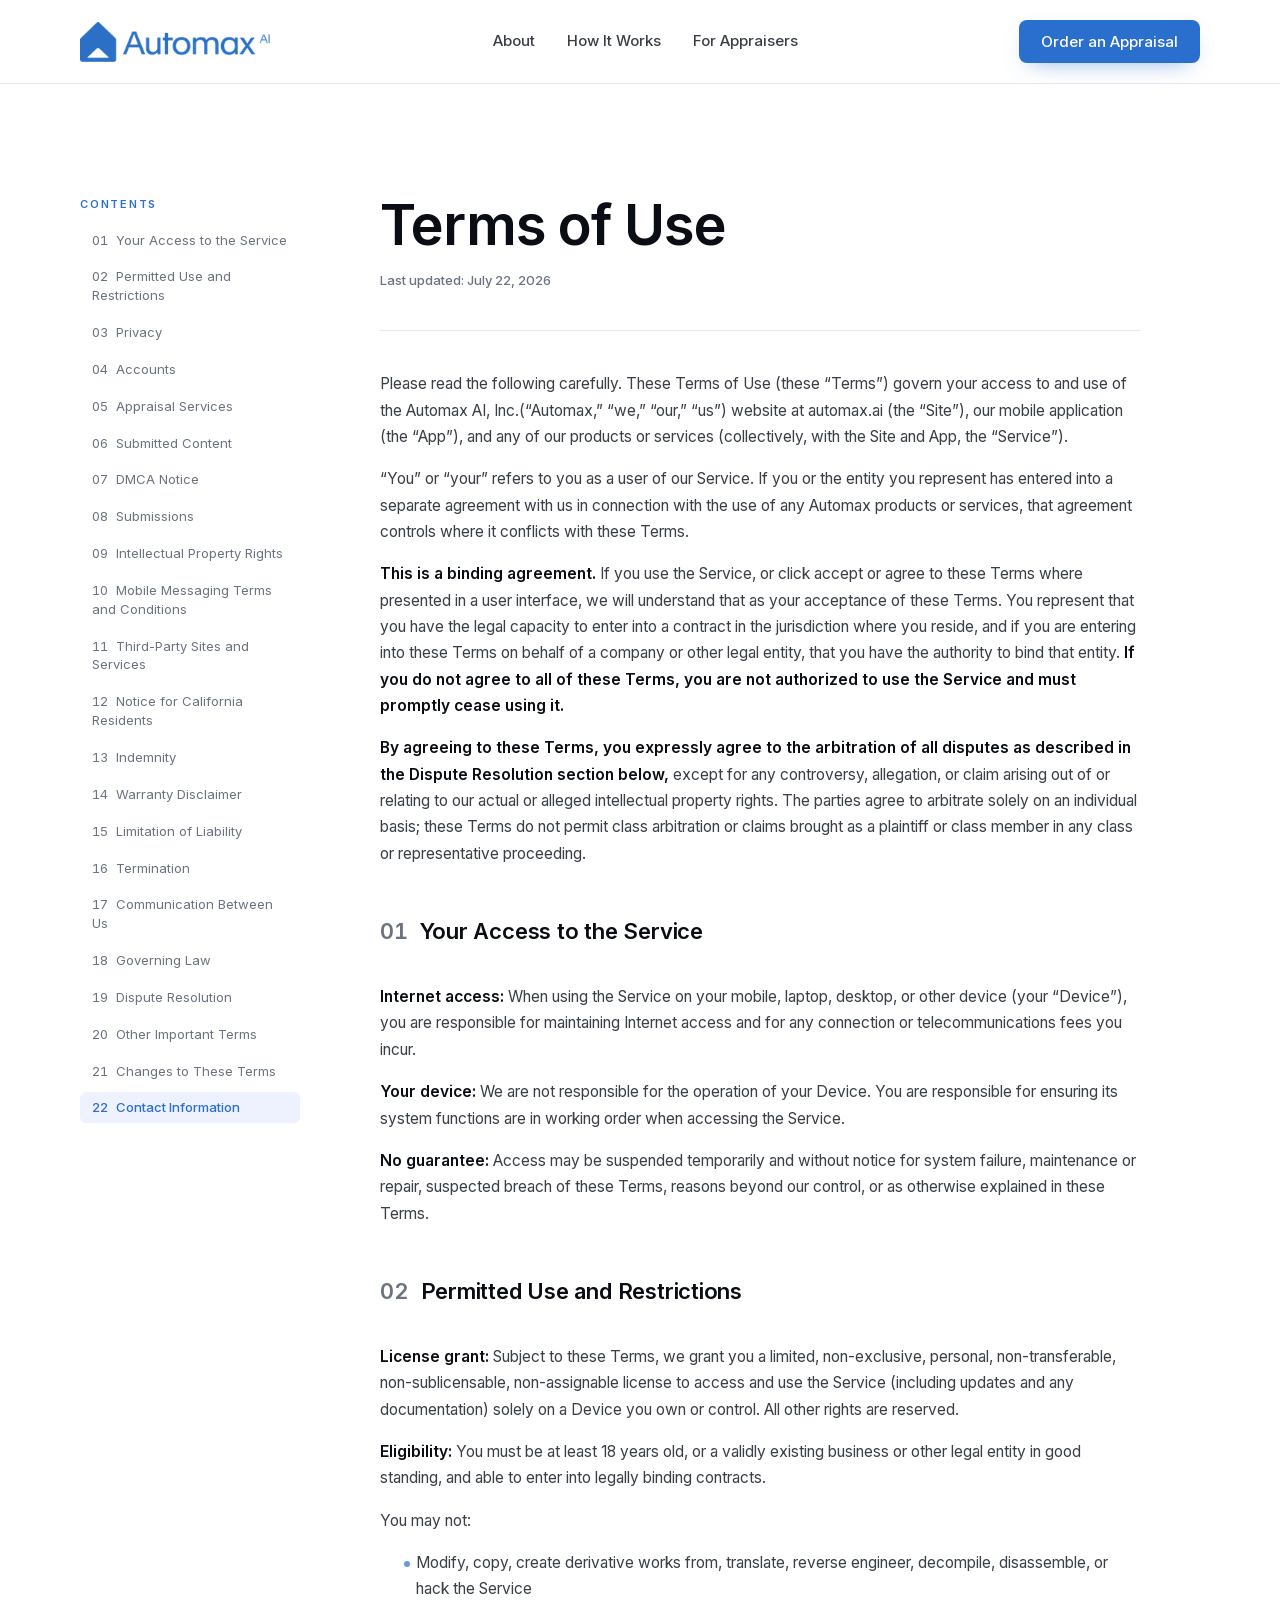
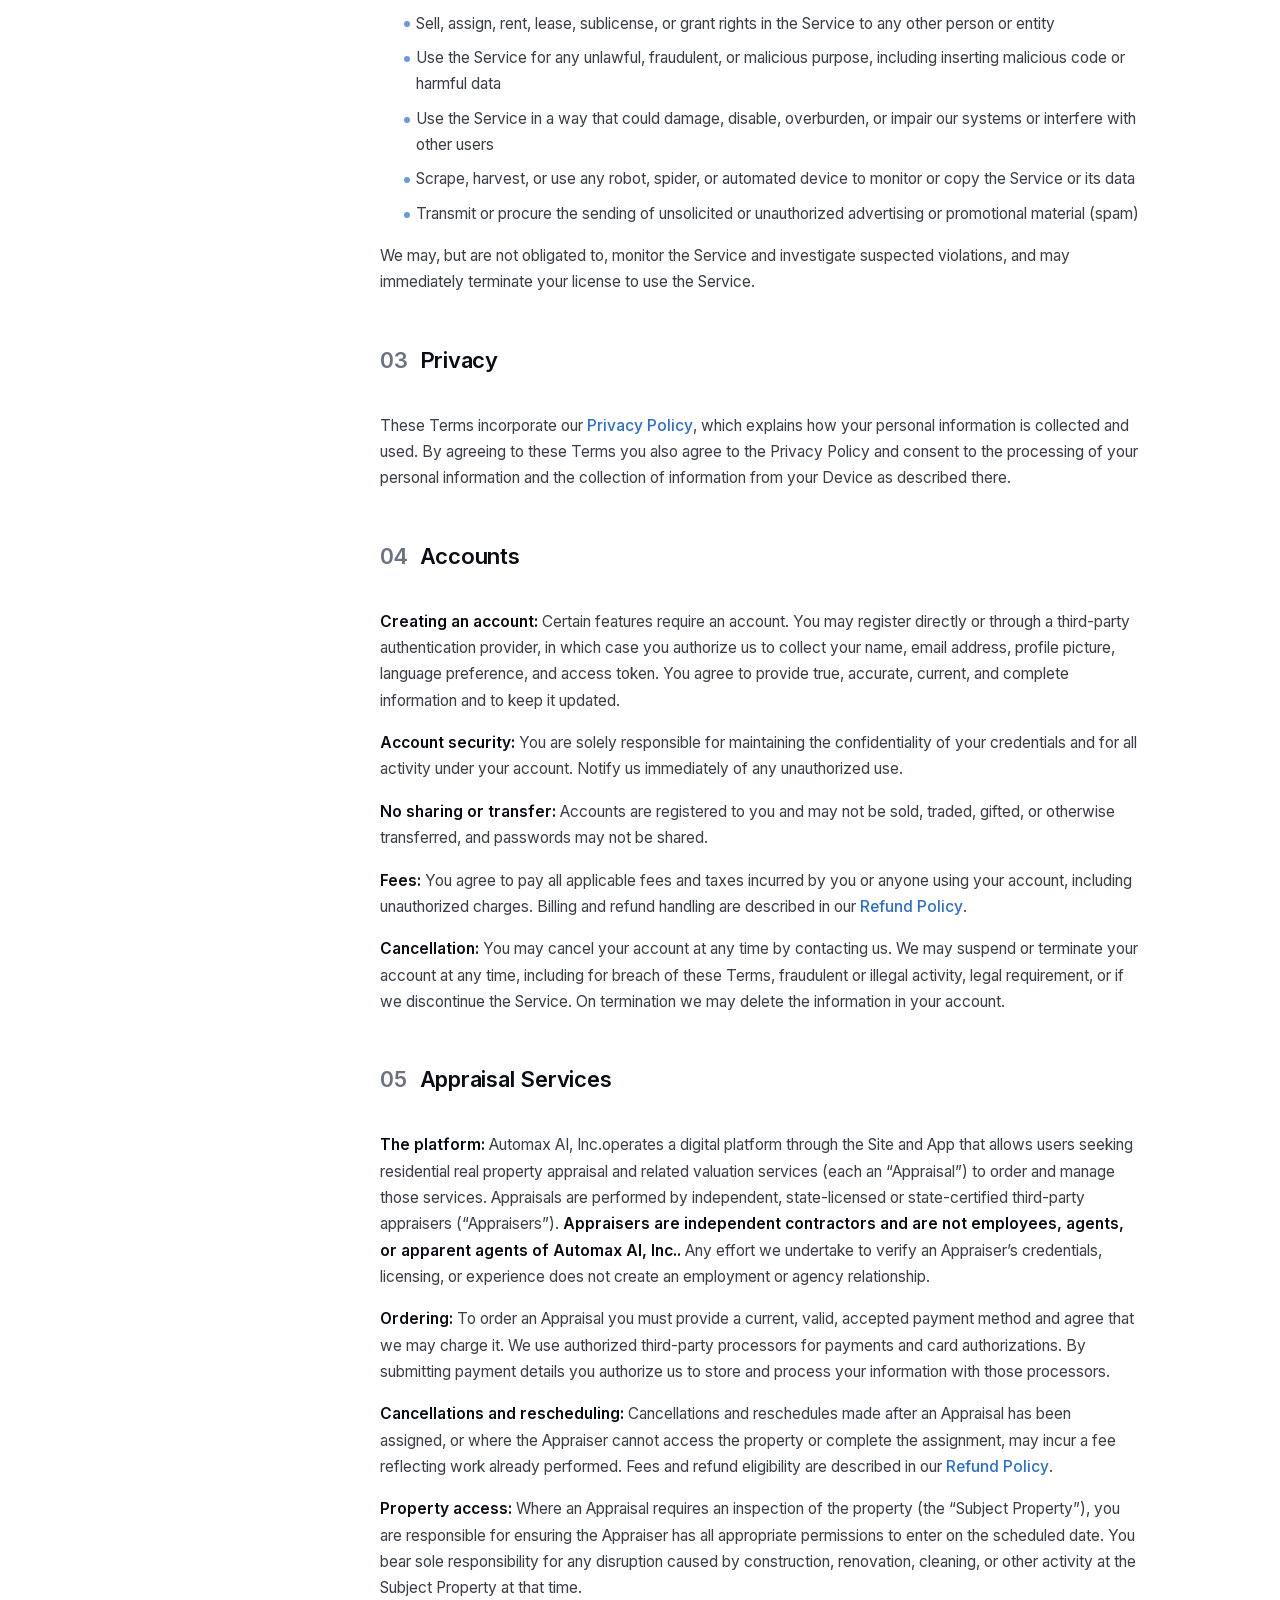
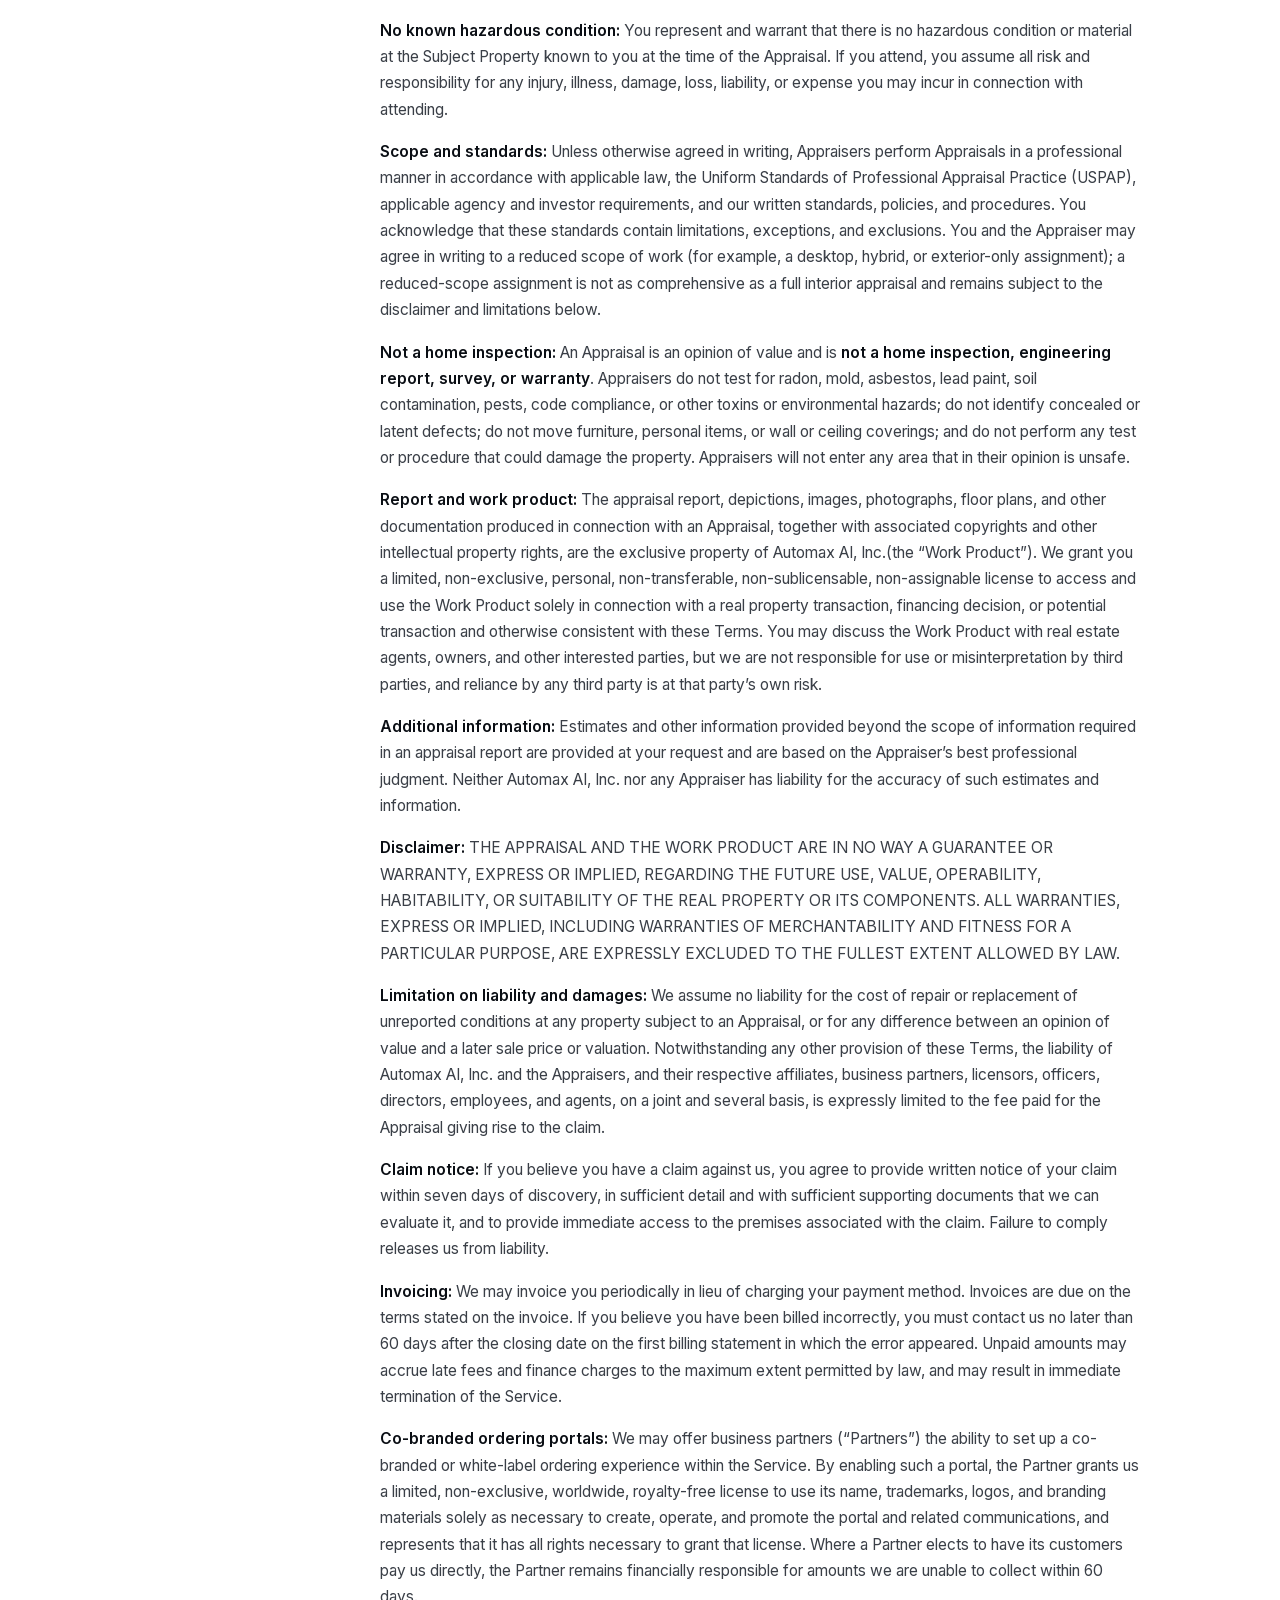
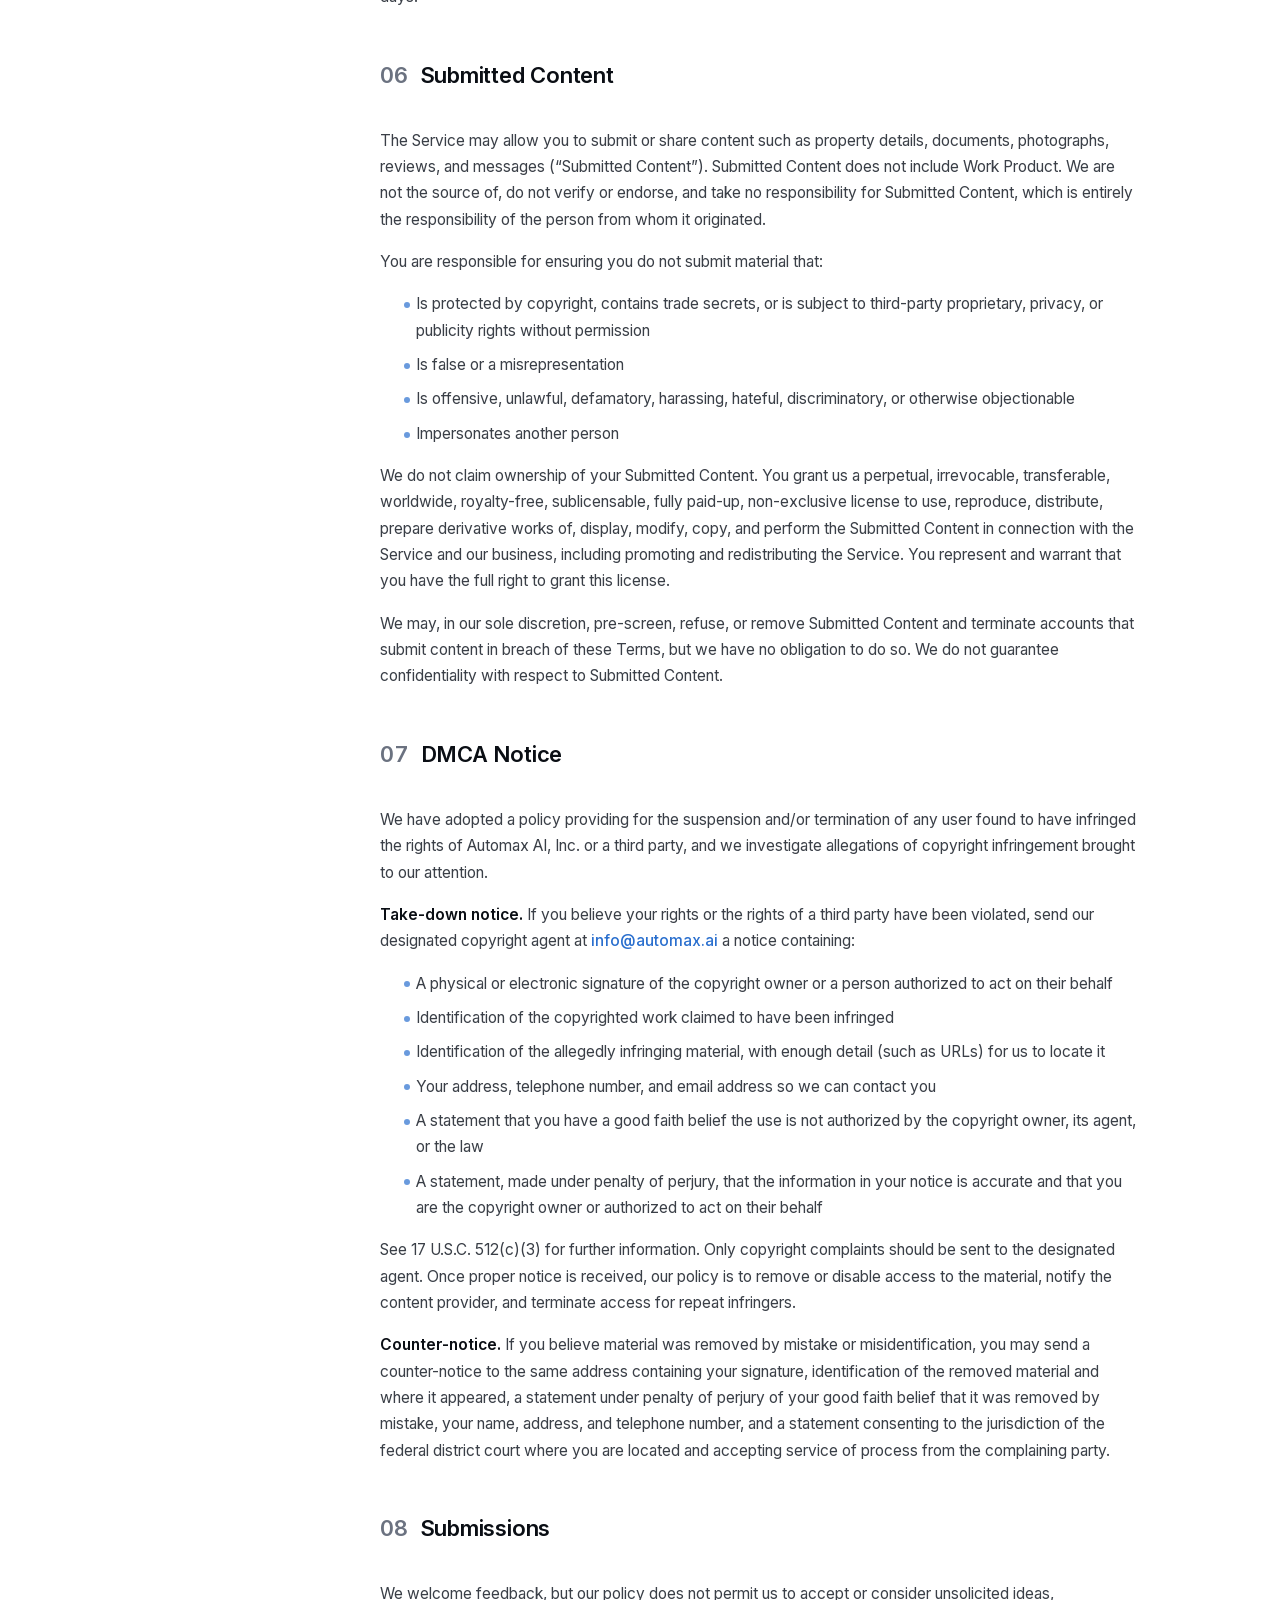
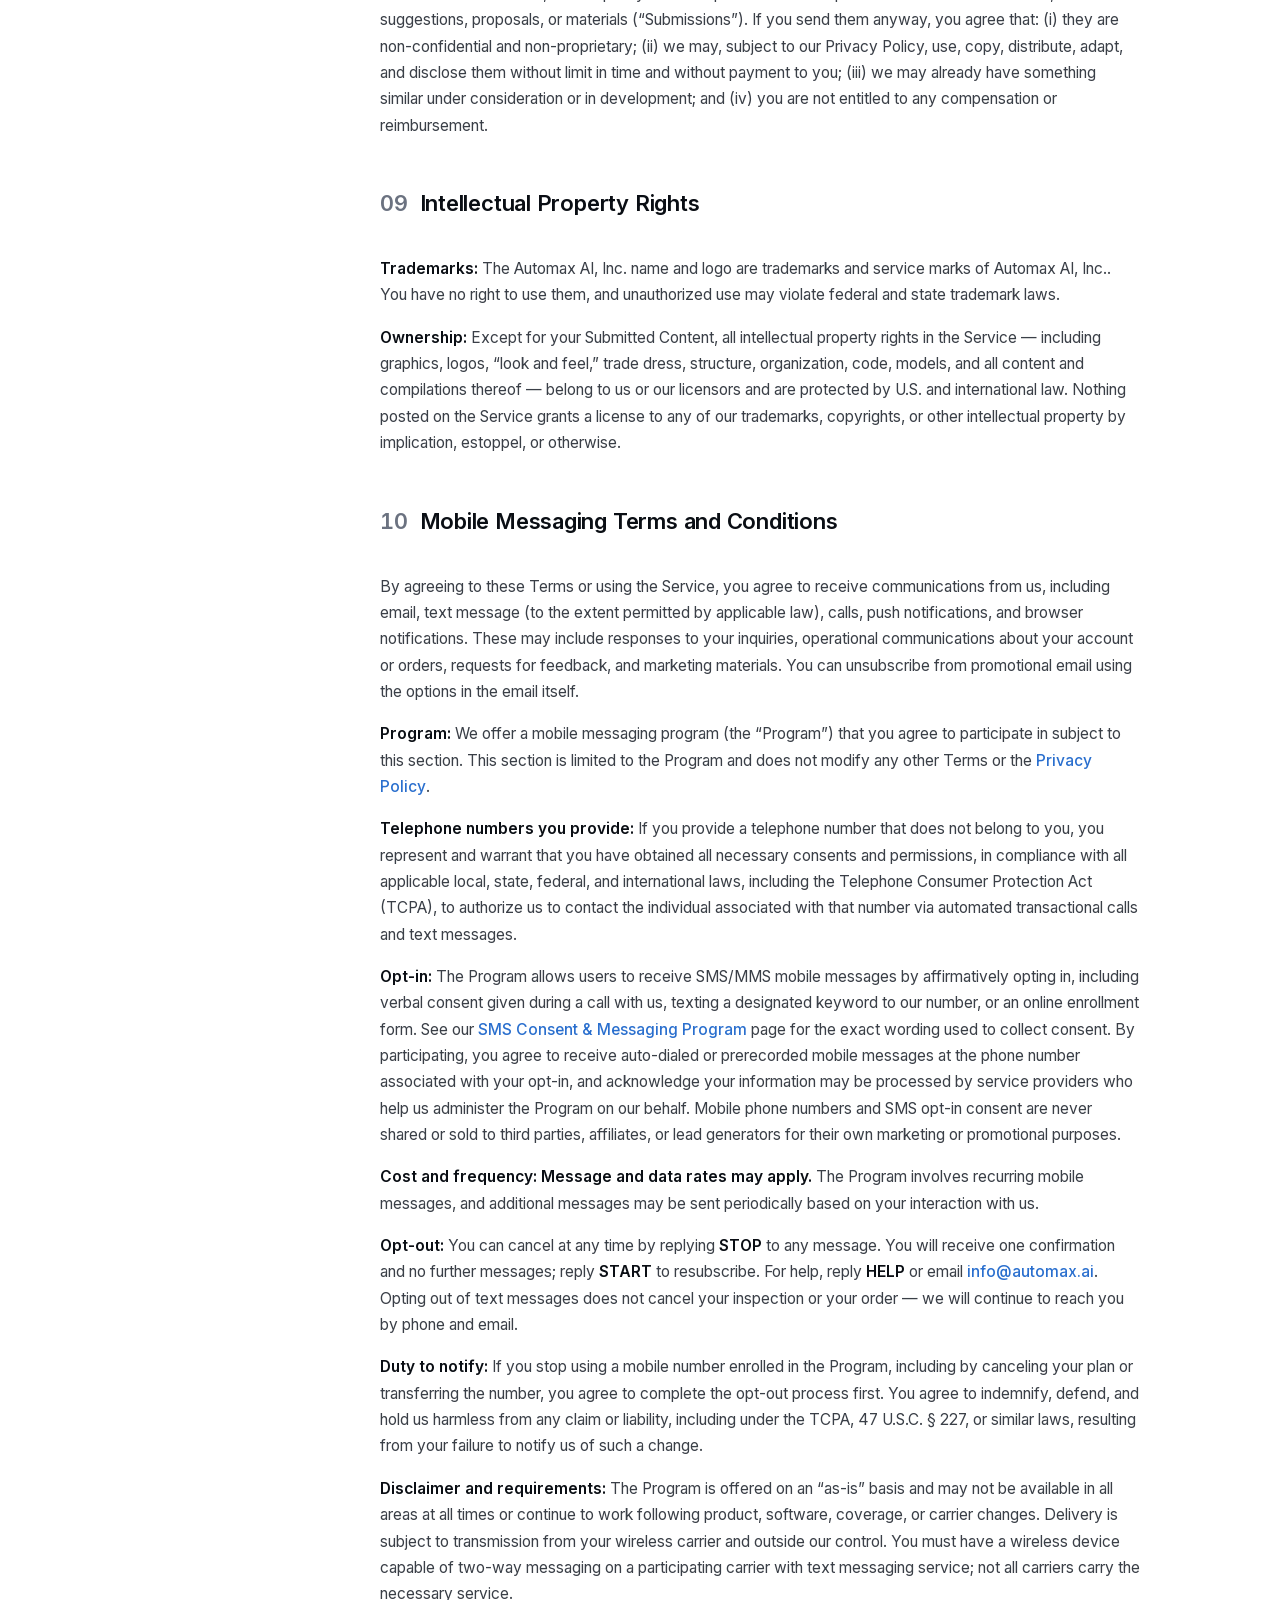
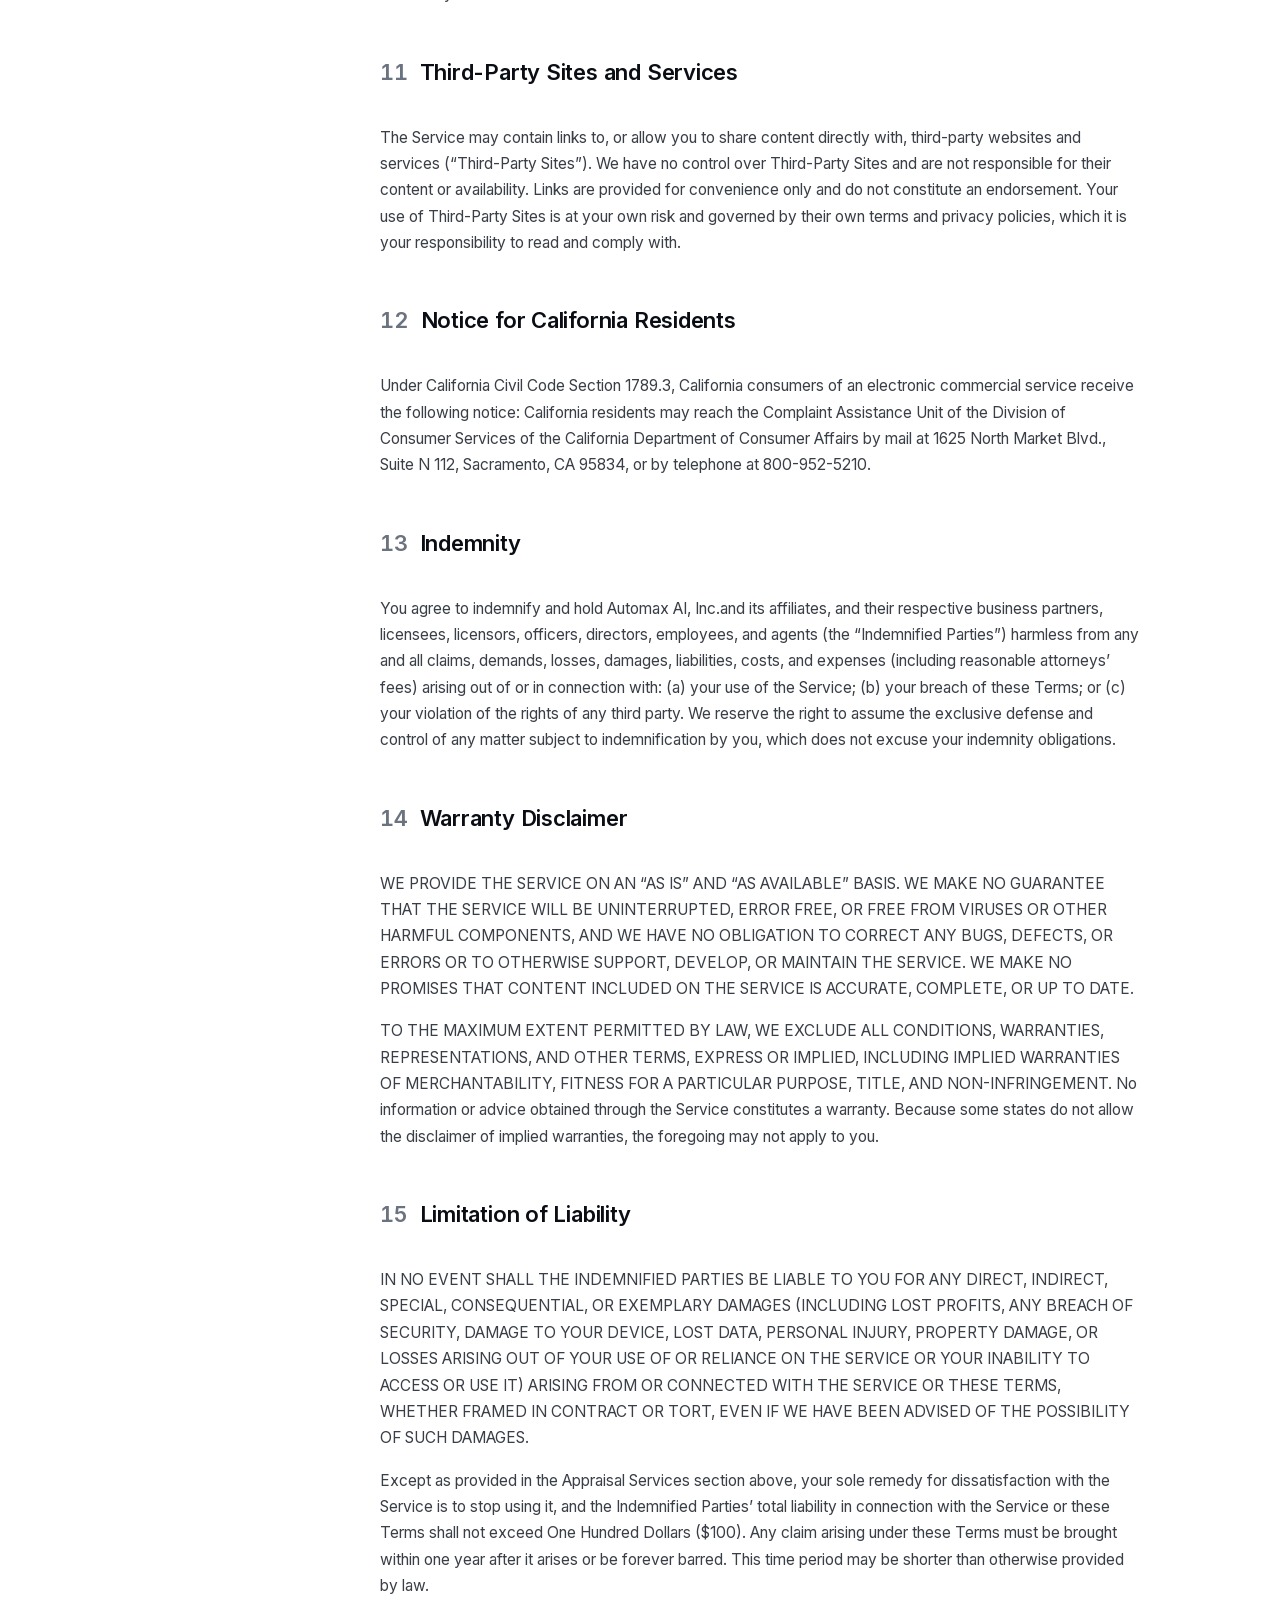
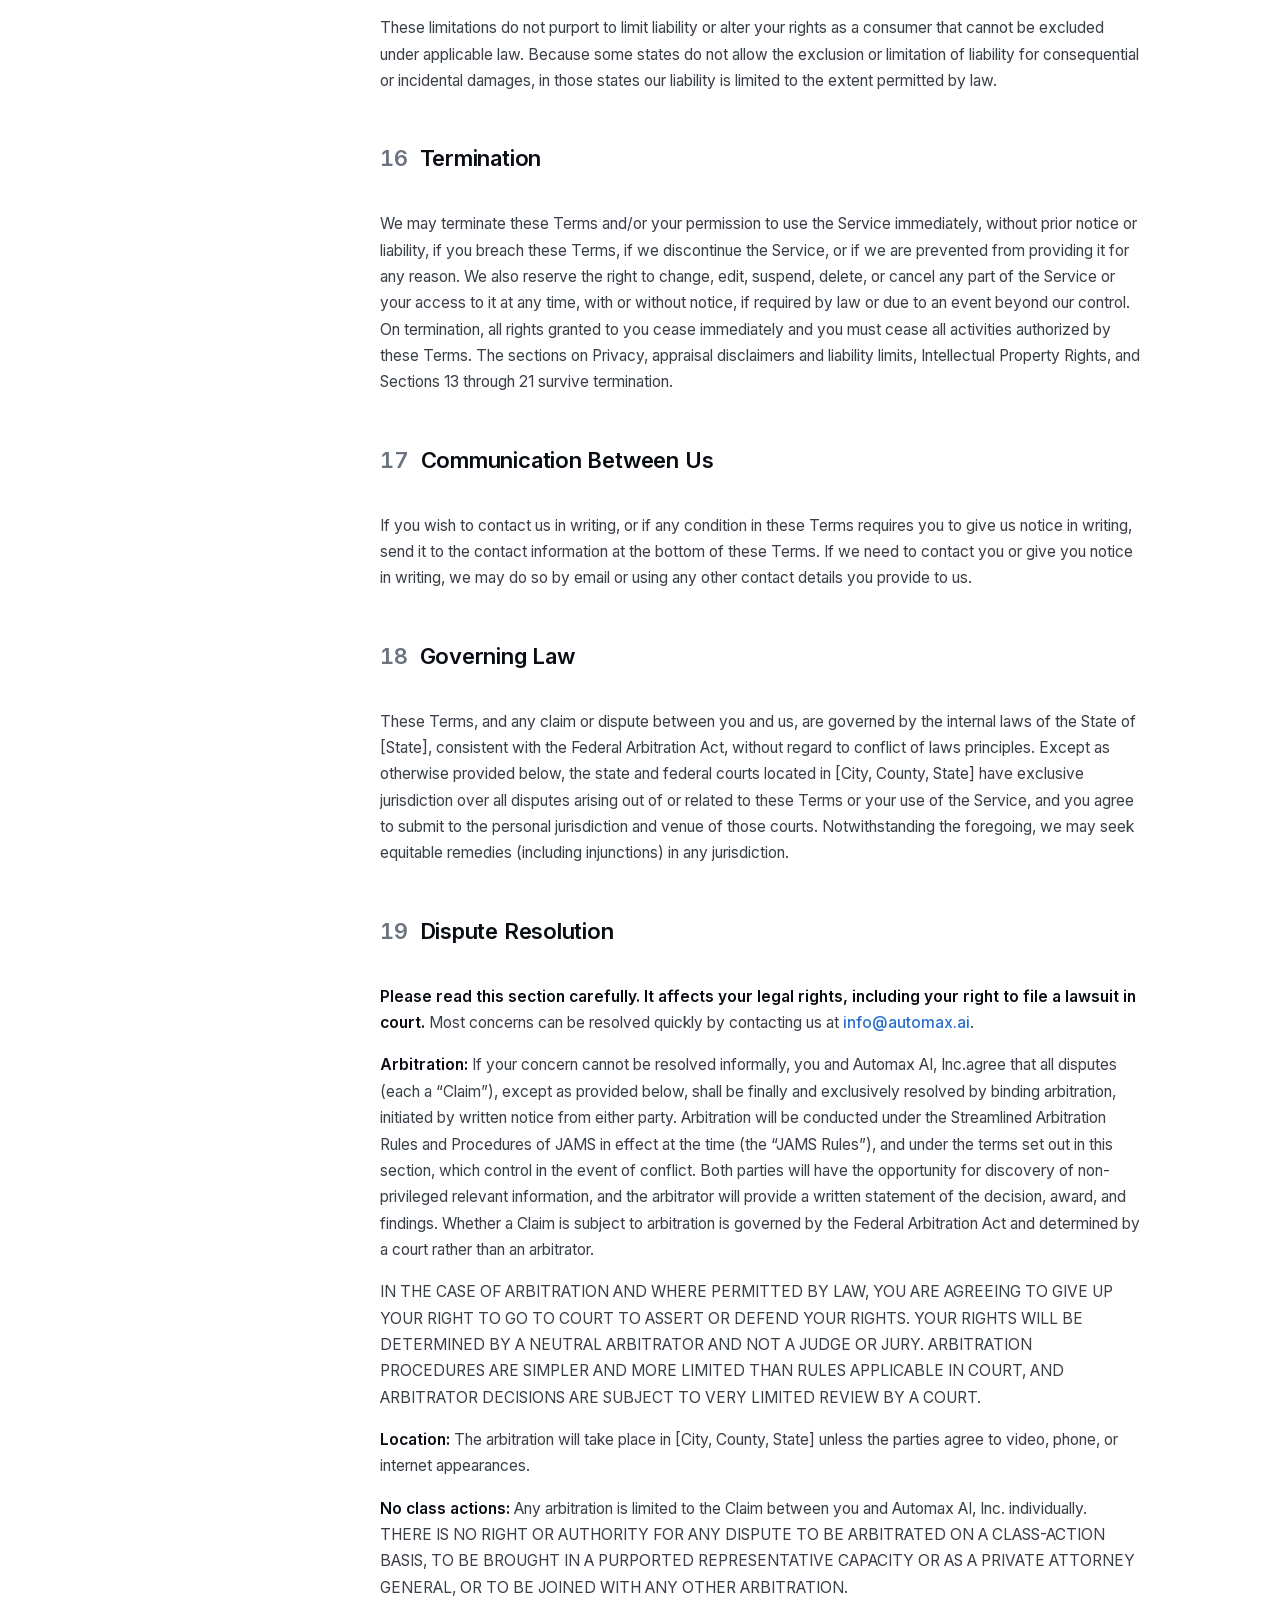
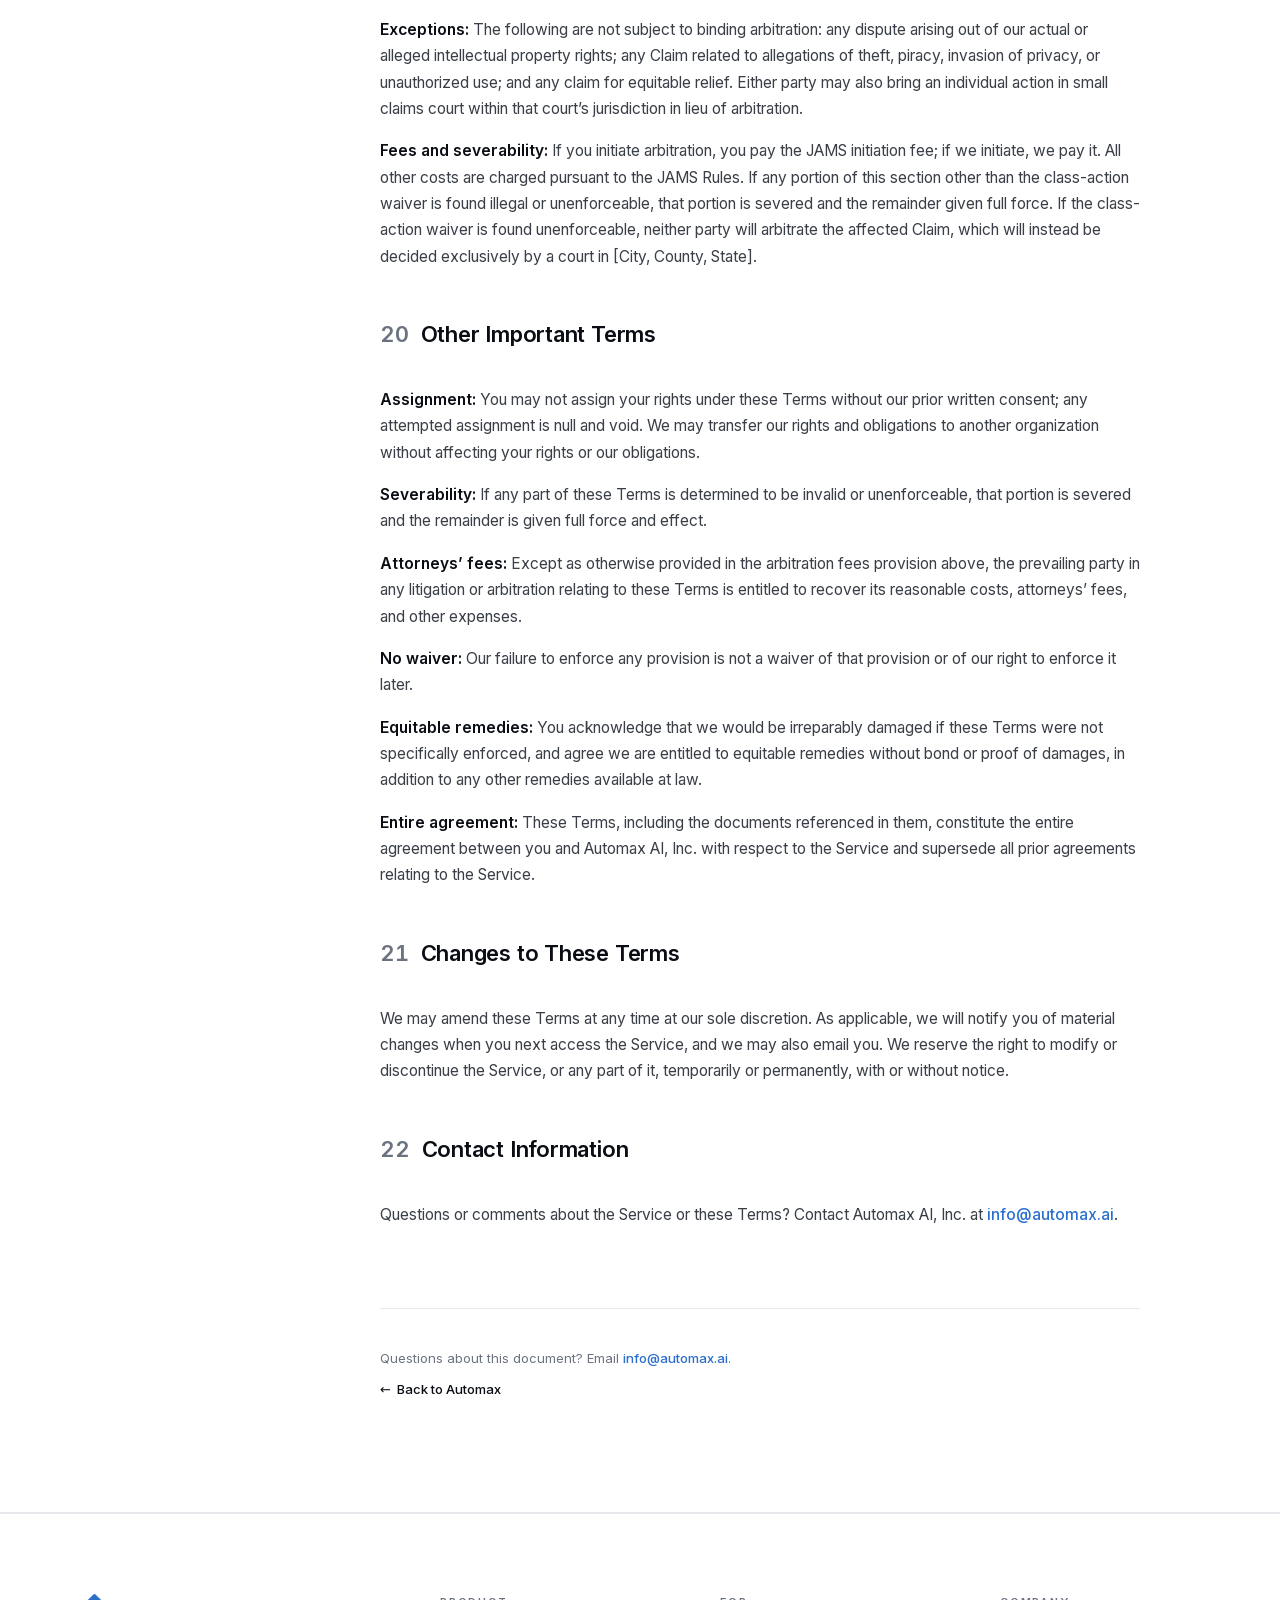
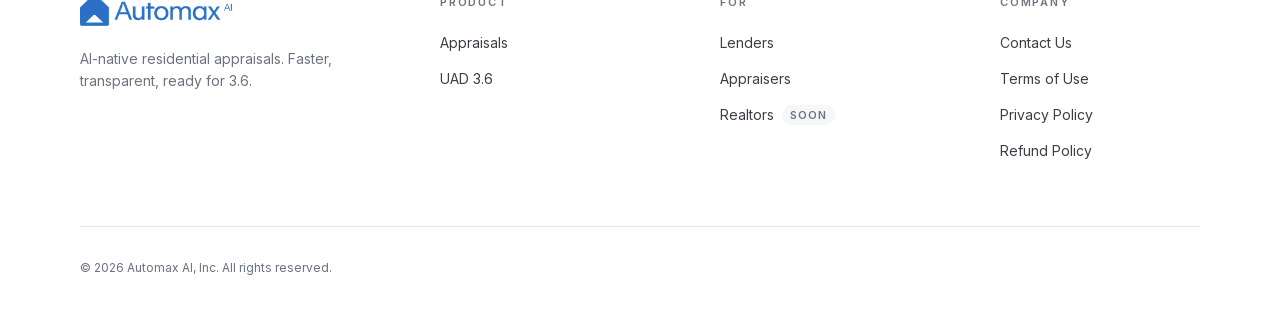
<file: terms.html>
<!DOCTYPE html><html lang="en" class="inter_2fe1ab3d-module__-T-KAq__variable antialiased"><head><meta charset="utf-8"><meta name="viewport" content="width=device-width, initial-scale=1"><link rel="preload" href="assets/83afe278b6a6bb3c-s.p.0q-301v4kxxnr.woff2" as="font" crossorigin="" type="font/woff2"><link rel="preload" as="image" imagesrcset="assets/logo_256.png 1x, assets/logo_384.png 2x"><link rel="stylesheet" href="assets/120.5--c.7.uj.css" data-precedence="next"><link rel="preload" as="script" fetchpriority="low" href="assets/0x__2zp_lruqr.js"><script src="assets/0dgq26a5_oy.a.js" async=""></script><script src="assets/0m_p1bxtorv5i.js" async=""></script><script src="assets/02g3221oh_3le.js" async=""></script><script src="assets/turbopack-0g-m6sc5iikhi.js" async=""></script><script src="assets/0at0qasdhg6ej.js" async=""></script><script src="assets/0he_j2pdr4xqu.js" async=""></script><script src="assets/0d3shmwh5_nmn.js" async=""></script><script src="assets/0-zvjyue1-io_.js" async=""></script><meta name="next-size-adjust" content=""><title>Terms of Use · Automax AI</title><meta name="description" content="The terms that govern your access to and use of the Automax AI website, mobile app, and appraisal services."><meta name="application-name" content="Automax AI"><meta name="author" content="Automax AI"><meta name="keywords" content="residential appraisal,AI appraisal,hybrid appraisal,UAD 3.6,appraisal management,mortgage lending,AMC"><meta name="robots" content="index, follow"><meta name="googlebot" content="index, follow, max-video-preview:-1, max-image-preview:large, max-snippet:-1"><link rel="canonical" href="https://automax.ai/terms"><meta property="og:title" content="Automax AI · Property appraisals built for modern lending."><meta property="og:description" content="AI-native residential appraisals. Faster, transparent, ready for 3.6."><meta property="og:url" content="https://automax.ai"><meta property="og:site_name" content="Automax AI"><meta property="og:image" content="https://automax.ai/og.png"><meta property="og:image:width" content="1200"><meta property="og:image:height" content="630"><meta property="og:image:alt" content="Automax AI — AI-native residential appraisals"><meta property="og:type" content="website"><meta name="twitter:card" content="summary_large_image"><meta name="twitter:title" content="Automax AI · Property appraisals built for modern lending."><meta name="twitter:description" content="AI-native residential appraisals. Faster, transparent, ready for 3.6."><meta name="twitter:image" content="https://automax.ai/og.png"><link rel="shortcut icon" href="assets/favicon-96x96.png"><link rel="icon" href="assets/favicon-96x96.png" type="image/png" sizes="96x96"><link rel="apple-touch-icon" href="assets/apple-touch-icon.png" sizes="256x256"><script src="assets/03_yq9q893hmn.js" nomodule=""></script><script src="assets/157ujq-8259s4.js"></script><script src="assets/0pr3nz14hlzcp.js"></script><script src="assets/0nkdokzg2n6ad.js"></script><script src="assets/17cfi-ds8s8f7.js"></script><script src="assets/03ubbsim4p4nb.js"></script></head><body class="min-h-screen bg-white text-body"><div hidden=""><!--$--><!--/$--></div><a href="#main-content" class="skip-link">Skip to content</a><header class="sticky top-0 z-50 border-b border-hairline bg-white/90 backdrop-blur-sm" style="opacity: 1; transform: none;"><div class="mx-auto flex w-full max-w-[1440px] items-center justify-between gap-6 px-6 py-4 lg:px-20 lg:py-5"><div class="flex items-center gap-3"><a class="inline-flex shrink-0 items-center" style="width:191px;height:40px" aria-label="Automax AI home" href="index.html"><img alt="Automax AI" width="191" height="40" decoding="async" data-nimg="1" class="block shrink-0" style="color:transparent;width:191px;height:40px" srcset="assets/logo_256.png 1x, assets/logo_384.png 2x" src="assets/logo_384.png"></a></div><nav aria-label="Primary" class="hidden items-center gap-8 text-[15px] font-medium text-body lg:flex"><a class="transition-colors hover:text-ink" href="index.html">About</a><a class="transition-colors hover:text-ink" href="index.html">How It Works</a><a class="transition-colors hover:text-ink" href="appraisers.html">For Appraisers</a></nav><div class="flex shrink-0 items-center gap-3"><button type="button" class="inline-flex items-center gap-2 rounded-button font-medium leading-none transition-colors duration-150 focus-visible:outline-none focus-visible:ring-2 focus-visible:ring-cobalt focus-visible:ring-offset-2 bg-cobalt text-white hover:bg-cobalt-ink shadow-[0_8px_24px_-12px_rgba(42,111,206,0.7)] px-[18px] py-[10px] text-[14px] whitespace-nowrap md:px-[22px] md:py-[14px] md:text-[15px]"><span class="md:hidden">Order</span><span class="hidden md:inline">Order an Appraisal</span></button><button type="button" aria-label="Open menu" aria-expanded="false" class="inline-flex h-10 w-10 items-center justify-center rounded-md border border-hairline text-ink lg:hidden"><svg width="20" height="20" viewBox="0 0 24 24" fill="none" stroke="currentColor" stroke-width="1.5" stroke-linecap="round" stroke-linejoin="round" aria-hidden="true" focusable="false"><path d="M4 7h16M4 12h16M4 17h16"></path></svg></button></div></div></header><main id="main-content" class="border-b border-hairline bg-white" aria-labelledby="legal-page-title"><div class="mx-auto w-full max-w-[1440px] px-6 py-20 lg:px-20 lg:py-28"><div class="grid grid-cols-1 gap-12 lg:grid-cols-[220px_minmax(0,1fr)] lg:gap-20"><aside class="hidden lg:block" aria-label="Table of contents"><nav class="sticky top-28 flex flex-col gap-3"><span class="text-[11px] font-semibold uppercase tracking-[0.16em] text-cobalt">Contents</span><ol class="flex flex-col gap-1.5"><li><a href="#your-access-to-the-service" class="block rounded-md px-3 py-1.5 text-[13px] leading-[1.45] transition-colors text-muted hover:bg-surface hover:text-ink"><span class="mr-2 tabular-nums">01</span>Your Access to the Service</a></li><li><a href="#permitted-use-and-restrictions" class="block rounded-md px-3 py-1.5 text-[13px] leading-[1.45] transition-colors text-muted hover:bg-surface hover:text-ink"><span class="mr-2 tabular-nums">02</span>Permitted Use and Restrictions</a></li><li><a href="#privacy" class="block rounded-md px-3 py-1.5 text-[13px] leading-[1.45] transition-colors text-muted hover:bg-surface hover:text-ink"><span class="mr-2 tabular-nums">03</span>Privacy</a></li><li><a href="#accounts" class="block rounded-md px-3 py-1.5 text-[13px] leading-[1.45] transition-colors text-muted hover:bg-surface hover:text-ink"><span class="mr-2 tabular-nums">04</span>Accounts</a></li><li><a href="#appraisal-services" class="block rounded-md px-3 py-1.5 text-[13px] leading-[1.45] transition-colors text-muted hover:bg-surface hover:text-ink"><span class="mr-2 tabular-nums">05</span>Appraisal Services</a></li><li><a href="#submitted-content" class="block rounded-md px-3 py-1.5 text-[13px] leading-[1.45] transition-colors text-muted hover:bg-surface hover:text-ink"><span class="mr-2 tabular-nums">06</span>Submitted Content</a></li><li><a href="#dmca-notice" class="block rounded-md px-3 py-1.5 text-[13px] leading-[1.45] transition-colors text-muted hover:bg-surface hover:text-ink"><span class="mr-2 tabular-nums">07</span>DMCA Notice</a></li><li><a href="#submissions" class="block rounded-md px-3 py-1.5 text-[13px] leading-[1.45] transition-colors text-muted hover:bg-surface hover:text-ink"><span class="mr-2 tabular-nums">08</span>Submissions</a></li><li><a href="#intellectual-property-rights" class="block rounded-md px-3 py-1.5 text-[13px] leading-[1.45] transition-colors text-muted hover:bg-surface hover:text-ink"><span class="mr-2 tabular-nums">09</span>Intellectual Property Rights</a></li><li><a href="#mobile-messaging" class="block rounded-md px-3 py-1.5 text-[13px] leading-[1.45] transition-colors text-muted hover:bg-surface hover:text-ink"><span class="mr-2 tabular-nums">10</span>Mobile Messaging Terms and Conditions</a></li><li><a href="#third-party-sites" class="block rounded-md px-3 py-1.5 text-[13px] leading-[1.45] transition-colors text-muted hover:bg-surface hover:text-ink"><span class="mr-2 tabular-nums">11</span>Third-Party Sites and Services</a></li><li><a href="#california-residents" class="block rounded-md px-3 py-1.5 text-[13px] leading-[1.45] transition-colors text-muted hover:bg-surface hover:text-ink"><span class="mr-2 tabular-nums">12</span>Notice for California Residents</a></li><li><a href="#indemnity" class="block rounded-md px-3 py-1.5 text-[13px] leading-[1.45] transition-colors text-muted hover:bg-surface hover:text-ink"><span class="mr-2 tabular-nums">13</span>Indemnity</a></li><li><a href="#warranty-disclaimer" class="block rounded-md px-3 py-1.5 text-[13px] leading-[1.45] transition-colors text-muted hover:bg-surface hover:text-ink"><span class="mr-2 tabular-nums">14</span>Warranty Disclaimer</a></li><li><a href="#limitation-of-liability" class="block rounded-md px-3 py-1.5 text-[13px] leading-[1.45] transition-colors text-muted hover:bg-surface hover:text-ink"><span class="mr-2 tabular-nums">15</span>Limitation of Liability</a></li><li><a href="#termination" class="block rounded-md px-3 py-1.5 text-[13px] leading-[1.45] transition-colors text-muted hover:bg-surface hover:text-ink"><span class="mr-2 tabular-nums">16</span>Termination</a></li><li><a href="#communication-between-us" class="block rounded-md px-3 py-1.5 text-[13px] leading-[1.45] transition-colors text-muted hover:bg-surface hover:text-ink"><span class="mr-2 tabular-nums">17</span>Communication Between Us</a></li><li><a href="#governing-law" class="block rounded-md px-3 py-1.5 text-[13px] leading-[1.45] transition-colors text-muted hover:bg-surface hover:text-ink"><span class="mr-2 tabular-nums">18</span>Governing Law</a></li><li><a href="#dispute-resolution" class="block rounded-md px-3 py-1.5 text-[13px] leading-[1.45] transition-colors text-muted hover:bg-surface hover:text-ink"><span class="mr-2 tabular-nums">19</span>Dispute Resolution</a></li><li><a href="#other-important-terms" class="block rounded-md px-3 py-1.5 text-[13px] leading-[1.45] transition-colors text-muted hover:bg-surface hover:text-ink"><span class="mr-2 tabular-nums">20</span>Other Important Terms</a></li><li><a href="#changes-to-these-terms" class="block rounded-md px-3 py-1.5 text-[13px] leading-[1.45] transition-colors text-muted hover:bg-surface hover:text-ink"><span class="mr-2 tabular-nums">21</span>Changes to These Terms</a></li><li><a href="#contact" class="block rounded-md px-3 py-1.5 text-[13px] leading-[1.45] transition-colors bg-tint font-medium text-cobalt"><span class="mr-2 tabular-nums">22</span>Contact Information</a></li></ol></nav></aside><article class="max-w-[760px]"><header class="flex flex-col gap-4 border-b border-hairline pb-10"><h1 id="legal-page-title" class="font-semibold tracking-[-0.02em] text-ink" style="font-size:clamp(36px, 5vw, 56px);line-height:1.05">Terms of Use</h1><p class="text-[13px] font-medium text-muted">Last updated: July 22, 2026</p></header><div class="flex flex-col gap-4 pt-10"><p class="text-[15.5px] leading-[1.7] text-body">Please read the following carefully. These Terms of Use (these “Terms”) govern your access to and use of the<!-- --> <!-- -->Automax AI, Inc.<!-- -->(“Automax,” “we,” “our,” “us”) website at automax.ai (the “Site”), our mobile application (the “App”), and any of our products or services (collectively, with the Site and App, the “Service”).</p><p class="text-[15.5px] leading-[1.7] text-body">“You” or “your” refers to you as a user of our Service. If you or the entity you represent has entered into a separate agreement with us in connection with the use of any Automax products or services, that agreement controls where it conflicts with these Terms.</p><p class="text-[15.5px] leading-[1.7] text-body"><span class="font-semibold text-ink">This is a binding agreement.</span> If you use the Service, or click accept or agree to these Terms where presented in a user interface, we will understand that as your acceptance of these Terms. You represent that you have the legal capacity to enter into a contract in the jurisdiction where you reside, and if you are entering into these Terms on behalf of a company or other legal entity, that you have the authority to bind that entity.<!-- --> <span class="font-semibold text-ink">If you do not agree to all of these Terms, you are not authorized to use the Service and must promptly cease using it.</span></p><p class="text-[15.5px] leading-[1.7] text-body"><span class="font-semibold text-ink">By agreeing to these Terms, you expressly agree to the arbitration of all disputes as described in the Dispute Resolution section below,</span> <!-- -->except for any controversy, allegation, or claim arising out of or relating to our actual or alleged intellectual property rights. The parties agree to arbitrate solely on an individual basis; these Terms do not permit class arbitration or claims brought as a plaintiff or class member in any class or representative proceeding.</p></div><section id="your-access-to-the-service" class="flex flex-col gap-4 scroll-mt-28 pt-12" aria-labelledby="your-access-to-the-service-heading"><h2 id="your-access-to-the-service-heading" class="mb-5 text-[22px] font-semibold tracking-[-0.01em] text-ink"><span class="mr-3 text-muted tabular-nums">01</span>Your Access to the Service</h2><p class="text-[15.5px] leading-[1.7] text-body"><span class="font-semibold text-ink">Internet access<!-- -->:</span> <!-- -->When using the Service on your mobile, laptop, desktop, or other device (your “Device”), you are responsible for maintaining Internet access and for any connection or telecommunications fees you incur.</p><p class="text-[15.5px] leading-[1.7] text-body"><span class="font-semibold text-ink">Your device<!-- -->:</span> <!-- -->We are not responsible for the operation of your Device. You are responsible for ensuring its system functions are in working order when accessing the Service.</p><p class="text-[15.5px] leading-[1.7] text-body"><span class="font-semibold text-ink">No guarantee<!-- -->:</span> <!-- -->Access may be suspended temporarily and without notice for system failure, maintenance or repair, suspected breach of these Terms, reasons beyond our control, or as otherwise explained in these Terms.</p></section><section id="permitted-use-and-restrictions" class="flex flex-col gap-4 scroll-mt-28 pt-12" aria-labelledby="permitted-use-and-restrictions-heading"><h2 id="permitted-use-and-restrictions-heading" class="mb-5 text-[22px] font-semibold tracking-[-0.01em] text-ink"><span class="mr-3 text-muted tabular-nums">02</span>Permitted Use and Restrictions</h2><p class="text-[15.5px] leading-[1.7] text-body"><span class="font-semibold text-ink">License grant<!-- -->:</span> <!-- -->Subject to these Terms, we grant you a limited, non-exclusive, personal, non-transferable, non-sublicensable, non-assignable license to access and use the Service (including updates and any documentation) solely on a Device you own or control. All other rights are reserved.</p><p class="text-[15.5px] leading-[1.7] text-body"><span class="font-semibold text-ink">Eligibility<!-- -->:</span> <!-- -->You must be at least 18 years old, or a validly existing business or other legal entity in good standing, and able to enter into legally binding contracts.</p><p class="text-[15.5px] leading-[1.7] text-body">You may not:</p><ul class="ml-1 flex flex-col gap-2 pl-5"><li class="relative pl-3 text-[15.5px] leading-[1.7] text-body before:absolute before:left-0 before:top-[0.7em] before:h-1.5 before:w-1.5 before:rounded-full before:bg-cobalt/70">Modify, copy, create derivative works from, translate, reverse engineer, decompile, disassemble, or hack the Service</li><li class="relative pl-3 text-[15.5px] leading-[1.7] text-body before:absolute before:left-0 before:top-[0.7em] before:h-1.5 before:w-1.5 before:rounded-full before:bg-cobalt/70">Sell, assign, rent, lease, sublicense, or grant rights in the Service to any other person or entity</li><li class="relative pl-3 text-[15.5px] leading-[1.7] text-body before:absolute before:left-0 before:top-[0.7em] before:h-1.5 before:w-1.5 before:rounded-full before:bg-cobalt/70">Use the Service for any unlawful, fraudulent, or malicious purpose, including inserting malicious code or harmful data</li><li class="relative pl-3 text-[15.5px] leading-[1.7] text-body before:absolute before:left-0 before:top-[0.7em] before:h-1.5 before:w-1.5 before:rounded-full before:bg-cobalt/70">Use the Service in a way that could damage, disable, overburden, or impair our systems or interfere with other users</li><li class="relative pl-3 text-[15.5px] leading-[1.7] text-body before:absolute before:left-0 before:top-[0.7em] before:h-1.5 before:w-1.5 before:rounded-full before:bg-cobalt/70">Scrape, harvest, or use any robot, spider, or automated device to monitor or copy the Service or its data</li><li class="relative pl-3 text-[15.5px] leading-[1.7] text-body before:absolute before:left-0 before:top-[0.7em] before:h-1.5 before:w-1.5 before:rounded-full before:bg-cobalt/70">Transmit or procure the sending of unsolicited or unauthorized advertising or promotional material (spam)</li></ul><p class="text-[15.5px] leading-[1.7] text-body">We may, but are not obligated to, monitor the Service and investigate suspected violations, and may immediately terminate your license to use the Service.</p></section><section id="privacy" class="flex flex-col gap-4 scroll-mt-28 pt-12" aria-labelledby="privacy-heading"><h2 id="privacy-heading" class="mb-5 text-[22px] font-semibold tracking-[-0.01em] text-ink"><span class="mr-3 text-muted tabular-nums">03</span>Privacy</h2><p class="text-[15.5px] leading-[1.7] text-body">These Terms incorporate our<!-- --> <a class="font-medium text-cobalt hover:underline" href="privacy.html">Privacy Policy</a>, which explains how your personal information is collected and used. By agreeing to these Terms you also agree to the Privacy Policy and consent to the processing of your personal information and the collection of information from your Device as described there.</p></section><section id="accounts" class="flex flex-col gap-4 scroll-mt-28 pt-12" aria-labelledby="accounts-heading"><h2 id="accounts-heading" class="mb-5 text-[22px] font-semibold tracking-[-0.01em] text-ink"><span class="mr-3 text-muted tabular-nums">04</span>Accounts</h2><p class="text-[15.5px] leading-[1.7] text-body"><span class="font-semibold text-ink">Creating an account<!-- -->:</span> <!-- -->Certain features require an account. You may register directly or through a third-party authentication provider, in which case you authorize us to collect your name, email address, profile picture, language preference, and access token. You agree to provide true, accurate, current, and complete information and to keep it updated.</p><p class="text-[15.5px] leading-[1.7] text-body"><span class="font-semibold text-ink">Account security<!-- -->:</span> <!-- -->You are solely responsible for maintaining the confidentiality of your credentials and for all activity under your account. Notify us immediately of any unauthorized use.</p><p class="text-[15.5px] leading-[1.7] text-body"><span class="font-semibold text-ink">No sharing or transfer<!-- -->:</span> <!-- -->Accounts are registered to you and may not be sold, traded, gifted, or otherwise transferred, and passwords may not be shared.</p><p class="text-[15.5px] leading-[1.7] text-body"><span class="font-semibold text-ink">Fees<!-- -->:</span> <!-- -->You agree to pay all applicable fees and taxes incurred by you or anyone using your account, including unauthorized charges. Billing and refund handling are described in our<!-- --> <a class="font-medium text-cobalt hover:underline" href="refund-policy.html">Refund Policy</a>.</p><p class="text-[15.5px] leading-[1.7] text-body"><span class="font-semibold text-ink">Cancellation<!-- -->:</span> <!-- -->You may cancel your account at any time by contacting us. We may suspend or terminate your account at any time, including for breach of these Terms, fraudulent or illegal activity, legal requirement, or if we discontinue the Service. On termination we may delete the information in your account.</p></section><section id="appraisal-services" class="flex flex-col gap-4 scroll-mt-28 pt-12" aria-labelledby="appraisal-services-heading"><h2 id="appraisal-services-heading" class="mb-5 text-[22px] font-semibold tracking-[-0.01em] text-ink"><span class="mr-3 text-muted tabular-nums">05</span>Appraisal Services</h2><p class="text-[15.5px] leading-[1.7] text-body"><span class="font-semibold text-ink">The platform<!-- -->:</span> <!-- -->Automax AI, Inc.<!-- -->operates a digital platform through the Site and App that allows users seeking residential real property appraisal and related valuation services (each an “Appraisal”) to order and manage those services. Appraisals are performed by independent, state-licensed or state-certified third-party appraisers (“Appraisers”).<!-- --> <span class="font-semibold text-ink">Appraisers are independent contractors and are not employees, agents, or apparent agents of <!-- -->Automax AI, Inc.<!-- -->.</span> <!-- -->Any effort we undertake to verify an Appraiser’s credentials, licensing, or experience does not create an employment or agency relationship.</p><p class="text-[15.5px] leading-[1.7] text-body"><span class="font-semibold text-ink">Ordering<!-- -->:</span> <!-- -->To order an Appraisal you must provide a current, valid, accepted payment method and agree that we may charge it. We use authorized third-party processors for payments and card authorizations. By submitting payment details you authorize us to store and process your information with those processors.</p><p class="text-[15.5px] leading-[1.7] text-body"><span class="font-semibold text-ink">Cancellations and rescheduling<!-- -->:</span> <!-- -->Cancellations and reschedules made after an Appraisal has been assigned, or where the Appraiser cannot access the property or complete the assignment, may incur a fee reflecting work already performed. Fees and refund eligibility are described in our<!-- --> <a class="font-medium text-cobalt hover:underline" href="refund-policy.html">Refund Policy</a>.</p><p class="text-[15.5px] leading-[1.7] text-body"><span class="font-semibold text-ink">Property access<!-- -->:</span> <!-- -->Where an Appraisal requires an inspection of the property (the “Subject Property”), you are responsible for ensuring the Appraiser has all appropriate permissions to enter on the scheduled date. You bear sole responsibility for any disruption caused by construction, renovation, cleaning, or other activity at the Subject Property at that time.</p><p class="text-[15.5px] leading-[1.7] text-body"><span class="font-semibold text-ink">No known hazardous condition<!-- -->:</span> <!-- -->You represent and warrant that there is no hazardous condition or material at the Subject Property known to you at the time of the Appraisal. If you attend, you assume all risk and responsibility for any injury, illness, damage, loss, liability, or expense you may incur in connection with attending.</p><p class="text-[15.5px] leading-[1.7] text-body"><span class="font-semibold text-ink">Scope and standards<!-- -->:</span> <!-- -->Unless otherwise agreed in writing, Appraisers perform Appraisals in a professional manner in accordance with applicable law, the Uniform Standards of Professional Appraisal Practice (USPAP), applicable agency and investor requirements, and our written standards, policies, and procedures. You acknowledge that these standards contain limitations, exceptions, and exclusions. You and the Appraiser may agree in writing to a reduced scope of work (for example, a desktop, hybrid, or exterior-only assignment); a reduced-scope assignment is not as comprehensive as a full interior appraisal and remains subject to the disclaimer and limitations below.</p><p class="text-[15.5px] leading-[1.7] text-body"><span class="font-semibold text-ink">Not a home inspection<!-- -->:</span> <!-- -->An Appraisal is an opinion of value and is<!-- --> <span class="font-semibold text-ink">not a home inspection, engineering report, survey, or warranty</span>. Appraisers do not test for radon, mold, asbestos, lead paint, soil contamination, pests, code compliance, or other toxins or environmental hazards; do not identify concealed or latent defects; do not move furniture, personal items, or wall or ceiling coverings; and do not perform any test or procedure that could damage the property. Appraisers will not enter any area that in their opinion is unsafe.</p><p class="text-[15.5px] leading-[1.7] text-body"><span class="font-semibold text-ink">Report and work product<!-- -->:</span> <!-- -->The appraisal report, depictions, images, photographs, floor plans, and other documentation produced in connection with an Appraisal, together with associated copyrights and other intellectual property rights, are the exclusive property of <!-- -->Automax AI, Inc.<!-- -->(the “Work Product”). We grant you a limited, non-exclusive, personal, non-transferable, non-sublicensable, non-assignable license to access and use the Work Product solely in connection with a real property transaction, financing decision, or potential transaction and otherwise consistent with these Terms. You may discuss the Work Product with real estate agents, owners, and other interested parties, but we are not responsible for use or misinterpretation by third parties, and reliance by any third party is at that party’s own risk.</p><p class="text-[15.5px] leading-[1.7] text-body"><span class="font-semibold text-ink">Additional information<!-- -->:</span> <!-- -->Estimates and other information provided beyond the scope of information required in an appraisal report are provided at your request and are based on the Appraiser’s best professional judgment. Neither <!-- -->Automax AI, Inc.<!-- --> nor any Appraiser has liability for the accuracy of such estimates and information.</p><p class="text-[15.5px] leading-[1.7] text-body"><span class="font-semibold text-ink">Disclaimer<!-- -->:</span> <!-- -->THE APPRAISAL AND THE WORK PRODUCT ARE IN NO WAY A GUARANTEE OR WARRANTY, EXPRESS OR IMPLIED, REGARDING THE FUTURE USE, VALUE, OPERABILITY, HABITABILITY, OR SUITABILITY OF THE REAL PROPERTY OR ITS COMPONENTS. ALL WARRANTIES, EXPRESS OR IMPLIED, INCLUDING WARRANTIES OF MERCHANTABILITY AND FITNESS FOR A PARTICULAR PURPOSE, ARE EXPRESSLY EXCLUDED TO THE FULLEST EXTENT ALLOWED BY LAW.</p><p class="text-[15.5px] leading-[1.7] text-body"><span class="font-semibold text-ink">Limitation on liability and damages<!-- -->:</span> <!-- -->We assume no liability for the cost of repair or replacement of unreported conditions at any property subject to an Appraisal, or for any difference between an opinion of value and a later sale price or valuation. Notwithstanding any other provision of these Terms, the liability of <!-- -->Automax AI, Inc.<!-- --> and the Appraisers, and their respective affiliates, business partners, licensors, officers, directors, employees, and agents, on a joint and several basis, is expressly limited to the fee paid for the Appraisal giving rise to the claim.</p><p class="text-[15.5px] leading-[1.7] text-body"><span class="font-semibold text-ink">Claim notice<!-- -->:</span> <!-- -->If you believe you have a claim against us, you agree to provide written notice of your claim within seven days of discovery, in sufficient detail and with sufficient supporting documents that we can evaluate it, and to provide immediate access to the premises associated with the claim. Failure to comply releases us from liability.</p><p class="text-[15.5px] leading-[1.7] text-body"><span class="font-semibold text-ink">Invoicing<!-- -->:</span> <!-- -->We may invoice you periodically in lieu of charging your payment method. Invoices are due on the terms stated on the invoice. If you believe you have been billed incorrectly, you must contact us no later than 60 days after the closing date on the first billing statement in which the error appeared. Unpaid amounts may accrue late fees and finance charges to the maximum extent permitted by law, and may result in immediate termination of the Service.</p><p class="text-[15.5px] leading-[1.7] text-body"><span class="font-semibold text-ink">Co-branded ordering portals<!-- -->:</span> <!-- -->We may offer business partners (“Partners”) the ability to set up a co-branded or white-label ordering experience within the Service. By enabling such a portal, the Partner grants us a limited, non-exclusive, worldwide, royalty-free license to use its name, trademarks, logos, and branding materials solely as necessary to create, operate, and promote the portal and related communications, and represents that it has all rights necessary to grant that license. Where a Partner elects to have its customers pay us directly, the Partner remains financially responsible for amounts we are unable to collect within 60 days.</p></section><section id="submitted-content" class="flex flex-col gap-4 scroll-mt-28 pt-12" aria-labelledby="submitted-content-heading"><h2 id="submitted-content-heading" class="mb-5 text-[22px] font-semibold tracking-[-0.01em] text-ink"><span class="mr-3 text-muted tabular-nums">06</span>Submitted Content</h2><p class="text-[15.5px] leading-[1.7] text-body">The Service may allow you to submit or share content such as property details, documents, photographs, reviews, and messages (“Submitted Content”). Submitted Content does not include Work Product. We are not the source of, do not verify or endorse, and take no responsibility for Submitted Content, which is entirely the responsibility of the person from whom it originated.</p><p class="text-[15.5px] leading-[1.7] text-body">You are responsible for ensuring you do not submit material that:</p><ul class="ml-1 flex flex-col gap-2 pl-5"><li class="relative pl-3 text-[15.5px] leading-[1.7] text-body before:absolute before:left-0 before:top-[0.7em] before:h-1.5 before:w-1.5 before:rounded-full before:bg-cobalt/70">Is protected by copyright, contains trade secrets, or is subject to third-party proprietary, privacy, or publicity rights without permission</li><li class="relative pl-3 text-[15.5px] leading-[1.7] text-body before:absolute before:left-0 before:top-[0.7em] before:h-1.5 before:w-1.5 before:rounded-full before:bg-cobalt/70">Is false or a misrepresentation</li><li class="relative pl-3 text-[15.5px] leading-[1.7] text-body before:absolute before:left-0 before:top-[0.7em] before:h-1.5 before:w-1.5 before:rounded-full before:bg-cobalt/70">Is offensive, unlawful, defamatory, harassing, hateful, discriminatory, or otherwise objectionable</li><li class="relative pl-3 text-[15.5px] leading-[1.7] text-body before:absolute before:left-0 before:top-[0.7em] before:h-1.5 before:w-1.5 before:rounded-full before:bg-cobalt/70">Impersonates another person</li></ul><p class="text-[15.5px] leading-[1.7] text-body">We do not claim ownership of your Submitted Content. You grant us a perpetual, irrevocable, transferable, worldwide, royalty-free, sublicensable, fully paid-up, non-exclusive license to use, reproduce, distribute, prepare derivative works of, display, modify, copy, and perform the Submitted Content in connection with the Service and our business, including promoting and redistributing the Service. You represent and warrant that you have the full right to grant this license.</p><p class="text-[15.5px] leading-[1.7] text-body">We may, in our sole discretion, pre-screen, refuse, or remove Submitted Content and terminate accounts that submit content in breach of these Terms, but we have no obligation to do so. We do not guarantee confidentiality with respect to Submitted Content.</p></section><section id="dmca-notice" class="flex flex-col gap-4 scroll-mt-28 pt-12" aria-labelledby="dmca-notice-heading"><h2 id="dmca-notice-heading" class="mb-5 text-[22px] font-semibold tracking-[-0.01em] text-ink"><span class="mr-3 text-muted tabular-nums">07</span>DMCA Notice</h2><p class="text-[15.5px] leading-[1.7] text-body">We have adopted a policy providing for the suspension and/or termination of any user found to have infringed the rights of<!-- --> <!-- -->Automax AI, Inc.<!-- --> or a third party, and we investigate allegations of copyright infringement brought to our attention.</p><p class="text-[15.5px] leading-[1.7] text-body"><span class="font-semibold text-ink">Take-down notice.</span> If you believe your rights or the rights of a third party have been violated, send our designated copyright agent at <a href="mailto:info@automax.ai" class="font-medium text-cobalt hover:underline">info@automax.ai</a> a notice containing:</p><ul class="ml-1 flex flex-col gap-2 pl-5"><li class="relative pl-3 text-[15.5px] leading-[1.7] text-body before:absolute before:left-0 before:top-[0.7em] before:h-1.5 before:w-1.5 before:rounded-full before:bg-cobalt/70">A physical or electronic signature of the copyright owner or a person authorized to act on their behalf</li><li class="relative pl-3 text-[15.5px] leading-[1.7] text-body before:absolute before:left-0 before:top-[0.7em] before:h-1.5 before:w-1.5 before:rounded-full before:bg-cobalt/70">Identification of the copyrighted work claimed to have been infringed</li><li class="relative pl-3 text-[15.5px] leading-[1.7] text-body before:absolute before:left-0 before:top-[0.7em] before:h-1.5 before:w-1.5 before:rounded-full before:bg-cobalt/70">Identification of the allegedly infringing material, with enough detail (such as URLs) for us to locate it</li><li class="relative pl-3 text-[15.5px] leading-[1.7] text-body before:absolute before:left-0 before:top-[0.7em] before:h-1.5 before:w-1.5 before:rounded-full before:bg-cobalt/70">Your address, telephone number, and email address so we can contact you</li><li class="relative pl-3 text-[15.5px] leading-[1.7] text-body before:absolute before:left-0 before:top-[0.7em] before:h-1.5 before:w-1.5 before:rounded-full before:bg-cobalt/70">A statement that you have a good faith belief the use is not authorized by the copyright owner, its agent, or the law</li><li class="relative pl-3 text-[15.5px] leading-[1.7] text-body before:absolute before:left-0 before:top-[0.7em] before:h-1.5 before:w-1.5 before:rounded-full before:bg-cobalt/70">A statement, made under penalty of perjury, that the information in your notice is accurate and that you are the copyright owner or authorized to act on their behalf</li></ul><p class="text-[15.5px] leading-[1.7] text-body">See 17 U.S.C. 512(c)(3) for further information. Only copyright complaints should be sent to the designated agent. Once proper notice is received, our policy is to remove or disable access to the material, notify the content provider, and terminate access for repeat infringers.</p><p class="text-[15.5px] leading-[1.7] text-body"><span class="font-semibold text-ink">Counter-notice.</span> If you believe material was removed by mistake or misidentification, you may send a counter-notice to the same address containing your signature, identification of the removed material and where it appeared, a statement under penalty of perjury of your good faith belief that it was removed by mistake, your name, address, and telephone number, and a statement consenting to the jurisdiction of the federal district court where you are located and accepting service of process from the complaining party.</p></section><section id="submissions" class="flex flex-col gap-4 scroll-mt-28 pt-12" aria-labelledby="submissions-heading"><h2 id="submissions-heading" class="mb-5 text-[22px] font-semibold tracking-[-0.01em] text-ink"><span class="mr-3 text-muted tabular-nums">08</span>Submissions</h2><p class="text-[15.5px] leading-[1.7] text-body">We welcome feedback, but our policy does not permit us to accept or consider unsolicited ideas, suggestions, proposals, or materials (“Submissions”). If you send them anyway, you agree that: (i) they are non-confidential and non-proprietary; (ii) we may, subject to our Privacy Policy, use, copy, distribute, adapt, and disclose them without limit in time and without payment to you; (iii) we may already have something similar under consideration or in development; and (iv) you are not entitled to any compensation or reimbursement.</p></section><section id="intellectual-property-rights" class="flex flex-col gap-4 scroll-mt-28 pt-12" aria-labelledby="intellectual-property-rights-heading"><h2 id="intellectual-property-rights-heading" class="mb-5 text-[22px] font-semibold tracking-[-0.01em] text-ink"><span class="mr-3 text-muted tabular-nums">09</span>Intellectual Property Rights</h2><p class="text-[15.5px] leading-[1.7] text-body"><span class="font-semibold text-ink">Trademarks<!-- -->:</span> <!-- -->The <!-- -->Automax AI, Inc.<!-- --> name and logo are trademarks and service marks of<!-- --> <!-- -->Automax AI, Inc.<!-- -->. You have no right to use them, and unauthorized use may violate federal and state trademark laws.</p><p class="text-[15.5px] leading-[1.7] text-body"><span class="font-semibold text-ink">Ownership<!-- -->:</span> <!-- -->Except for your Submitted Content, all intellectual property rights in the Service — including graphics, logos, “look and feel,” trade dress, structure, organization, code, models, and all content and compilations thereof — belong to us or our licensors and are protected by U.S. and international law. Nothing posted on the Service grants a license to any of our trademarks, copyrights, or other intellectual property by implication, estoppel, or otherwise.</p></section><section id="mobile-messaging" class="flex flex-col gap-4 scroll-mt-28 pt-12" aria-labelledby="mobile-messaging-heading"><h2 id="mobile-messaging-heading" class="mb-5 text-[22px] font-semibold tracking-[-0.01em] text-ink"><span class="mr-3 text-muted tabular-nums">10</span>Mobile Messaging Terms and Conditions</h2><p class="text-[15.5px] leading-[1.7] text-body">By agreeing to these Terms or using the Service, you agree to receive communications from us, including email, text message (to the extent permitted by applicable law), calls, push notifications, and browser notifications. These may include responses to your inquiries, operational communications about your account or orders, requests for feedback, and marketing materials. You can unsubscribe from promotional email using the options in the email itself.</p><p class="text-[15.5px] leading-[1.7] text-body"><span class="font-semibold text-ink">Program<!-- -->:</span> <!-- -->We offer a mobile messaging program (the “Program”) that you agree to participate in subject to this section. This section is limited to the Program and does not modify any other Terms or the<!-- --> <a class="font-medium text-cobalt hover:underline" href="privacy.html">Privacy Policy</a>.</p><p class="text-[15.5px] leading-[1.7] text-body"><span class="font-semibold text-ink">Telephone numbers you provide<!-- -->:</span> <!-- -->If you provide a telephone number that does not belong to you, you represent and warrant that you have obtained all necessary consents and permissions, in compliance with all applicable local, state, federal, and international laws, including the Telephone Consumer Protection Act (TCPA), to authorize us to contact the individual associated with that number via automated transactional calls and text messages.</p><p class="text-[15.5px] leading-[1.7] text-body"><span class="font-semibold text-ink">Opt-in<!-- -->:</span> <!-- -->The Program allows users to receive SMS/MMS mobile messages by affirmatively opting in, including verbal consent given during a call with us, texting a designated keyword to our number, or an online enrollment form. See our<!-- --> <a class="font-medium text-cobalt hover:underline" href="sms-consent.html">SMS Consent &amp; Messaging Program</a> <!-- -->page for the exact wording used to collect consent. By participating, you agree to receive auto-dialed or prerecorded mobile messages at the phone number associated with your opt-in, and acknowledge your information may be processed by service providers who help us administer the Program on our behalf. Mobile phone numbers and SMS opt-in consent are never shared or sold to third parties, affiliates, or lead generators for their own marketing or promotional purposes.</p><p class="text-[15.5px] leading-[1.7] text-body"><span class="font-semibold text-ink">Cost and frequency<!-- -->:</span> <span class="font-semibold text-ink">Message and data rates may apply.</span> The Program involves recurring mobile messages, and additional messages may be sent periodically based on your interaction with us.</p><p class="text-[15.5px] leading-[1.7] text-body"><span class="font-semibold text-ink">Opt-out<!-- -->:</span> <!-- -->You can cancel at any time by replying <span class="font-semibold text-ink">STOP</span> to any message. You will receive one confirmation and no further messages; reply <span class="font-semibold text-ink">START</span> to resubscribe. For help, reply<!-- --> <span class="font-semibold text-ink">HELP</span> or email <a href="mailto:info@automax.ai" class="font-medium text-cobalt hover:underline">info@automax.ai</a>. Opting out of text messages does not cancel your inspection or your order — we will continue to reach you by phone and email.</p><p class="text-[15.5px] leading-[1.7] text-body"><span class="font-semibold text-ink">Duty to notify<!-- -->:</span> <!-- -->If you stop using a mobile number enrolled in the Program, including by canceling your plan or transferring the number, you agree to complete the opt-out process first. You agree to indemnify, defend, and hold us harmless from any claim or liability, including under the TCPA, 47 U.S.C. § 227, or similar laws, resulting from your failure to notify us of such a change.</p><p class="text-[15.5px] leading-[1.7] text-body"><span class="font-semibold text-ink">Disclaimer and requirements<!-- -->:</span> <!-- -->The Program is offered on an “as-is” basis and may not be available in all areas at all times or continue to work following product, software, coverage, or carrier changes. Delivery is subject to transmission from your wireless carrier and outside our control. You must have a wireless device capable of two-way messaging on a participating carrier with text messaging service; not all carriers carry the necessary service.</p></section><section id="third-party-sites" class="flex flex-col gap-4 scroll-mt-28 pt-12" aria-labelledby="third-party-sites-heading"><h2 id="third-party-sites-heading" class="mb-5 text-[22px] font-semibold tracking-[-0.01em] text-ink"><span class="mr-3 text-muted tabular-nums">11</span>Third-Party Sites and Services</h2><p class="text-[15.5px] leading-[1.7] text-body">The Service may contain links to, or allow you to share content directly with, third-party websites and services (“Third-Party Sites”). We have no control over Third-Party Sites and are not responsible for their content or availability. Links are provided for convenience only and do not constitute an endorsement. Your use of Third-Party Sites is at your own risk and governed by their own terms and privacy policies, which it is your responsibility to read and comply with.</p></section><section id="california-residents" class="flex flex-col gap-4 scroll-mt-28 pt-12" aria-labelledby="california-residents-heading"><h2 id="california-residents-heading" class="mb-5 text-[22px] font-semibold tracking-[-0.01em] text-ink"><span class="mr-3 text-muted tabular-nums">12</span>Notice for California Residents</h2><p class="text-[15.5px] leading-[1.7] text-body">Under California Civil Code Section 1789.3, California consumers of an electronic commercial service receive the following notice: California residents may reach the Complaint Assistance Unit of the Division of Consumer Services of the California Department of Consumer Affairs by mail at 1625 North Market Blvd., Suite N 112, Sacramento, CA 95834, or by telephone at 800-952-5210.</p></section><section id="indemnity" class="flex flex-col gap-4 scroll-mt-28 pt-12" aria-labelledby="indemnity-heading"><h2 id="indemnity-heading" class="mb-5 text-[22px] font-semibold tracking-[-0.01em] text-ink"><span class="mr-3 text-muted tabular-nums">13</span>Indemnity</h2><p class="text-[15.5px] leading-[1.7] text-body">You agree to indemnify and hold <!-- -->Automax AI, Inc.<!-- -->and its affiliates, and their respective business partners, licensees, licensors, officers, directors, employees, and agents (the “Indemnified Parties”) harmless from any and all claims, demands, losses, damages, liabilities, costs, and expenses (including reasonable attorneys’ fees) arising out of or in connection with: (a) your use of the Service; (b) your breach of these Terms; or (c) your violation of the rights of any third party. We reserve the right to assume the exclusive defense and control of any matter subject to indemnification by you, which does not excuse your indemnity obligations.</p></section><section id="warranty-disclaimer" class="flex flex-col gap-4 scroll-mt-28 pt-12" aria-labelledby="warranty-disclaimer-heading"><h2 id="warranty-disclaimer-heading" class="mb-5 text-[22px] font-semibold tracking-[-0.01em] text-ink"><span class="mr-3 text-muted tabular-nums">14</span>Warranty Disclaimer</h2><p class="text-[15.5px] leading-[1.7] text-body">WE PROVIDE THE SERVICE ON AN “AS IS” AND “AS AVAILABLE” BASIS. WE MAKE NO GUARANTEE THAT THE SERVICE WILL BE UNINTERRUPTED, ERROR FREE, OR FREE FROM VIRUSES OR OTHER HARMFUL COMPONENTS, AND WE HAVE NO OBLIGATION TO CORRECT ANY BUGS, DEFECTS, OR ERRORS OR TO OTHERWISE SUPPORT, DEVELOP, OR MAINTAIN THE SERVICE. WE MAKE NO PROMISES THAT CONTENT INCLUDED ON THE SERVICE IS ACCURATE, COMPLETE, OR UP TO DATE.</p><p class="text-[15.5px] leading-[1.7] text-body">TO THE MAXIMUM EXTENT PERMITTED BY LAW, WE EXCLUDE ALL CONDITIONS, WARRANTIES, REPRESENTATIONS, AND OTHER TERMS, EXPRESS OR IMPLIED, INCLUDING IMPLIED WARRANTIES OF MERCHANTABILITY, FITNESS FOR A PARTICULAR PURPOSE, TITLE, AND NON-INFRINGEMENT. No information or advice obtained through the Service constitutes a warranty. Because some states do not allow the disclaimer of implied warranties, the foregoing may not apply to you.</p></section><section id="limitation-of-liability" class="flex flex-col gap-4 scroll-mt-28 pt-12" aria-labelledby="limitation-of-liability-heading"><h2 id="limitation-of-liability-heading" class="mb-5 text-[22px] font-semibold tracking-[-0.01em] text-ink"><span class="mr-3 text-muted tabular-nums">15</span>Limitation of Liability</h2><p class="text-[15.5px] leading-[1.7] text-body">IN NO EVENT SHALL THE INDEMNIFIED PARTIES BE LIABLE TO YOU FOR ANY DIRECT, INDIRECT, SPECIAL, CONSEQUENTIAL, OR EXEMPLARY DAMAGES (INCLUDING LOST PROFITS, ANY BREACH OF SECURITY, DAMAGE TO YOUR DEVICE, LOST DATA, PERSONAL INJURY, PROPERTY DAMAGE, OR LOSSES ARISING OUT OF YOUR USE OF OR RELIANCE ON THE SERVICE OR YOUR INABILITY TO ACCESS OR USE IT) ARISING FROM OR CONNECTED WITH THE SERVICE OR THESE TERMS, WHETHER FRAMED IN CONTRACT OR TORT, EVEN IF WE HAVE BEEN ADVISED OF THE POSSIBILITY OF SUCH DAMAGES.</p><p class="text-[15.5px] leading-[1.7] text-body">Except as provided in the Appraisal Services section above, your sole remedy for dissatisfaction with the Service is to stop using it, and the Indemnified Parties’ total liability in connection with the Service or these Terms shall not exceed <!-- -->One Hundred Dollars ($100)<!-- -->. Any claim arising under these Terms must be brought within one year after it arises or be forever barred. This time period may be shorter than otherwise provided by law.</p><p class="text-[15.5px] leading-[1.7] text-body">These limitations do not purport to limit liability or alter your rights as a consumer that cannot be excluded under applicable law. Because some states do not allow the exclusion or limitation of liability for consequential or incidental damages, in those states our liability is limited to the extent permitted by law.</p></section><section id="termination" class="flex flex-col gap-4 scroll-mt-28 pt-12" aria-labelledby="termination-heading"><h2 id="termination-heading" class="mb-5 text-[22px] font-semibold tracking-[-0.01em] text-ink"><span class="mr-3 text-muted tabular-nums">16</span>Termination</h2><p class="text-[15.5px] leading-[1.7] text-body">We may terminate these Terms and/or your permission to use the Service immediately, without prior notice or liability, if you breach these Terms, if we discontinue the Service, or if we are prevented from providing it for any reason. We also reserve the right to change, edit, suspend, delete, or cancel any part of the Service or your access to it at any time, with or without notice, if required by law or due to an event beyond our control. On termination, all rights granted to you cease immediately and you must cease all activities authorized by these Terms. The sections on Privacy, appraisal disclaimers and liability limits, Intellectual Property Rights, and Sections 13 through 21 survive termination.</p></section><section id="communication-between-us" class="flex flex-col gap-4 scroll-mt-28 pt-12" aria-labelledby="communication-between-us-heading"><h2 id="communication-between-us-heading" class="mb-5 text-[22px] font-semibold tracking-[-0.01em] text-ink"><span class="mr-3 text-muted tabular-nums">17</span>Communication Between Us</h2><p class="text-[15.5px] leading-[1.7] text-body">If you wish to contact us in writing, or if any condition in these Terms requires you to give us notice in writing, send it to the contact information at the bottom of these Terms. If we need to contact you or give you notice in writing, we may do so by email or using any other contact details you provide to us.</p></section><section id="governing-law" class="flex flex-col gap-4 scroll-mt-28 pt-12" aria-labelledby="governing-law-heading"><h2 id="governing-law-heading" class="mb-5 text-[22px] font-semibold tracking-[-0.01em] text-ink"><span class="mr-3 text-muted tabular-nums">18</span>Governing Law</h2><p class="text-[15.5px] leading-[1.7] text-body">These Terms, and any claim or dispute between you and us, are governed by the internal laws of the State of <!-- -->[State]<!-- -->, consistent with the Federal Arbitration Act, without regard to conflict of laws principles. Except as otherwise provided below, the state and federal courts located in <!-- -->[City, County, State]<!-- --> have exclusive jurisdiction over all disputes arising out of or related to these Terms or your use of the Service, and you agree to submit to the personal jurisdiction and venue of those courts. Notwithstanding the foregoing, we may seek equitable remedies (including injunctions) in any jurisdiction.</p></section><section id="dispute-resolution" class="flex flex-col gap-4 scroll-mt-28 pt-12" aria-labelledby="dispute-resolution-heading"><h2 id="dispute-resolution-heading" class="mb-5 text-[22px] font-semibold tracking-[-0.01em] text-ink"><span class="mr-3 text-muted tabular-nums">19</span>Dispute Resolution</h2><p class="text-[15.5px] leading-[1.7] text-body"><span class="font-semibold text-ink">Please read this section carefully. It affects your legal rights, including your right to file a lawsuit in court.</span> <!-- -->Most concerns can be resolved quickly by contacting us at<!-- --> <a href="mailto:info@automax.ai" class="font-medium text-cobalt hover:underline">info@automax.ai</a>.</p><p class="text-[15.5px] leading-[1.7] text-body"><span class="font-semibold text-ink">Arbitration<!-- -->:</span> <!-- -->If your concern cannot be resolved informally, you and<!-- --> <!-- -->Automax AI, Inc.<!-- -->agree that all disputes (each a “Claim”), except as provided below, shall be finally and exclusively resolved by binding arbitration, initiated by written notice from either party. Arbitration will be conducted under the Streamlined Arbitration Rules and Procedures of JAMS in effect at the time (the “JAMS Rules”), and under the terms set out in this section, which control in the event of conflict. Both parties will have the opportunity for discovery of non-privileged relevant information, and the arbitrator will provide a written statement of the decision, award, and findings. Whether a Claim is subject to arbitration is governed by the Federal Arbitration Act and determined by a court rather than an arbitrator.</p><p class="text-[15.5px] leading-[1.7] text-body">IN THE CASE OF ARBITRATION AND WHERE PERMITTED BY LAW, YOU ARE AGREEING TO GIVE UP YOUR RIGHT TO GO TO COURT TO ASSERT OR DEFEND YOUR RIGHTS. YOUR RIGHTS WILL BE DETERMINED BY A NEUTRAL ARBITRATOR AND NOT A JUDGE OR JURY. ARBITRATION PROCEDURES ARE SIMPLER AND MORE LIMITED THAN RULES APPLICABLE IN COURT, AND ARBITRATOR DECISIONS ARE SUBJECT TO VERY LIMITED REVIEW BY A COURT.</p><p class="text-[15.5px] leading-[1.7] text-body"><span class="font-semibold text-ink">Location<!-- -->:</span> <!-- -->The arbitration will take place in <!-- -->[City, County, State]<!-- --> unless the parties agree to video, phone, or internet appearances.</p><p class="text-[15.5px] leading-[1.7] text-body"><span class="font-semibold text-ink">No class actions<!-- -->:</span> <!-- -->Any arbitration is limited to the Claim between you and<!-- --> <!-- -->Automax AI, Inc.<!-- --> individually. THERE IS NO RIGHT OR AUTHORITY FOR ANY DISPUTE TO BE ARBITRATED ON A CLASS-ACTION BASIS, TO BE BROUGHT IN A PURPORTED REPRESENTATIVE CAPACITY OR AS A PRIVATE ATTORNEY GENERAL, OR TO BE JOINED WITH ANY OTHER ARBITRATION.</p><p class="text-[15.5px] leading-[1.7] text-body"><span class="font-semibold text-ink">Exceptions<!-- -->:</span> <!-- -->The following are not subject to binding arbitration: any dispute arising out of our actual or alleged intellectual property rights; any Claim related to allegations of theft, piracy, invasion of privacy, or unauthorized use; and any claim for equitable relief. Either party may also bring an individual action in small claims court within that court’s jurisdiction in lieu of arbitration.</p><p class="text-[15.5px] leading-[1.7] text-body"><span class="font-semibold text-ink">Fees and severability<!-- -->:</span> <!-- -->If you initiate arbitration, you pay the JAMS initiation fee; if we initiate, we pay it. All other costs are charged pursuant to the JAMS Rules. If any portion of this section other than the class-action waiver is found illegal or unenforceable, that portion is severed and the remainder given full force. If the class-action waiver is found unenforceable, neither party will arbitrate the affected Claim, which will instead be decided exclusively by a court in <!-- -->[City, County, State]<!-- -->.</p></section><section id="other-important-terms" class="flex flex-col gap-4 scroll-mt-28 pt-12" aria-labelledby="other-important-terms-heading"><h2 id="other-important-terms-heading" class="mb-5 text-[22px] font-semibold tracking-[-0.01em] text-ink"><span class="mr-3 text-muted tabular-nums">20</span>Other Important Terms</h2><p class="text-[15.5px] leading-[1.7] text-body"><span class="font-semibold text-ink">Assignment<!-- -->:</span> <!-- -->You may not assign your rights under these Terms without our prior written consent; any attempted assignment is null and void. We may transfer our rights and obligations to another organization without affecting your rights or our obligations.</p><p class="text-[15.5px] leading-[1.7] text-body"><span class="font-semibold text-ink">Severability<!-- -->:</span> <!-- -->If any part of these Terms is determined to be invalid or unenforceable, that portion is severed and the remainder is given full force and effect.</p><p class="text-[15.5px] leading-[1.7] text-body"><span class="font-semibold text-ink">Attorneys’ fees<!-- -->:</span> <!-- -->Except as otherwise provided in the arbitration fees provision above, the prevailing party in any litigation or arbitration relating to these Terms is entitled to recover its reasonable costs, attorneys’ fees, and other expenses.</p><p class="text-[15.5px] leading-[1.7] text-body"><span class="font-semibold text-ink">No waiver<!-- -->:</span> <!-- -->Our failure to enforce any provision is not a waiver of that provision or of our right to enforce it later.</p><p class="text-[15.5px] leading-[1.7] text-body"><span class="font-semibold text-ink">Equitable remedies<!-- -->:</span> <!-- -->You acknowledge that we would be irreparably damaged if these Terms were not specifically enforced, and agree we are entitled to equitable remedies without bond or proof of damages, in addition to any other remedies available at law.</p><p class="text-[15.5px] leading-[1.7] text-body"><span class="font-semibold text-ink">Entire agreement<!-- -->:</span> <!-- -->These Terms, including the documents referenced in them, constitute the entire agreement between you and <!-- -->Automax AI, Inc.<!-- --> with respect to the Service and supersede all prior agreements relating to the Service.</p></section><section id="changes-to-these-terms" class="flex flex-col gap-4 scroll-mt-28 pt-12" aria-labelledby="changes-to-these-terms-heading"><h2 id="changes-to-these-terms-heading" class="mb-5 text-[22px] font-semibold tracking-[-0.01em] text-ink"><span class="mr-3 text-muted tabular-nums">21</span>Changes to These Terms</h2><p class="text-[15.5px] leading-[1.7] text-body">We may amend these Terms at any time at our sole discretion. As applicable, we will notify you of material changes when you next access the Service, and we may also email you. We reserve the right to modify or discontinue the Service, or any part of it, temporarily or permanently, with or without notice.</p></section><section id="contact" class="flex flex-col gap-4 scroll-mt-28 pt-12" aria-labelledby="contact-heading"><h2 id="contact-heading" class="mb-5 text-[22px] font-semibold tracking-[-0.01em] text-ink"><span class="mr-3 text-muted tabular-nums">22</span>Contact Information</h2><p class="text-[15.5px] leading-[1.7] text-body">Questions or comments about the Service or these Terms? Contact<!-- --> <!-- -->Automax AI, Inc.<!-- --> at <a href="mailto:info@automax.ai" class="font-medium text-cobalt hover:underline">info@automax.ai</a>.</p></section><footer class="mt-20 flex flex-col gap-3 border-t border-hairline pt-10 text-[13px] text-muted"><p>Questions about this document? Email<!-- --> <a href="mailto:info@automax.ai" class="font-medium text-cobalt hover:underline">info@automax.ai</a>.</p><a class="inline-flex w-fit items-center gap-1.5 text-[13px] font-medium text-ink hover:text-cobalt" href="index.html"><span aria-hidden="true">←</span> Back to Automax</a></footer></article></div></div></main><footer class="border-t border-hairline bg-white"><div class="mx-auto w-full max-w-[1440px] px-6 pt-20 pb-10 lg:px-20"><div class="grid grid-cols-1 gap-12 md:grid-cols-2 lg:grid-cols-[1.4fr_1fr_1fr_1fr] lg:gap-20"><div><span class="inline-flex shrink-0 items-center" style="width:153px;height:32px"><img alt="Automax AI" width="153" height="32" decoding="async" data-nimg="1" class="block shrink-0" style="color:transparent;width:153px;height:32px" srcset="assets/logo_256.png 1x, assets/logo_384.png 2x" src="assets/logo_384.png"></span><p class="mt-4 max-w-[280px] text-[14px] leading-[1.55] text-muted">AI-native residential appraisals. Faster, transparent, ready for 3.6.</p></div><div><div class="text-[11px] font-semibold uppercase tracking-[0.16em] text-muted">Product</div><ul class="mt-5 flex flex-col gap-3"><li><a class="inline-flex items-center gap-2 text-[14px] text-body transition-colors hover:text-ink" href="index.html">Appraisals</a></li><li><span class="inline-flex items-center gap-2 text-[14px] text-body">UAD 3.6</span></li></ul></div><div><div class="text-[11px] font-semibold uppercase tracking-[0.16em] text-muted">For</div><ul class="mt-5 flex flex-col gap-3"><li><a class="inline-flex items-center gap-2 text-[14px] text-body transition-colors hover:text-ink" href="index.html">Lenders</a></li><li><a class="inline-flex items-center gap-2 text-[14px] text-body transition-colors hover:text-ink" href="appraisers.html">Appraisers</a></li><li><a class="inline-flex items-center gap-2 text-[14px] text-body transition-colors hover:text-ink" href="index.html">Realtors<span class="rounded-full bg-surface px-2 py-0.5 text-[11px] font-semibold uppercase tracking-[0.08em] text-muted">Soon</span></a></li></ul></div><div><div class="text-[11px] font-semibold uppercase tracking-[0.16em] text-muted">Company</div><ul class="mt-5 flex flex-col gap-3"><li><a class="inline-flex items-center gap-2 text-[14px] text-body transition-colors hover:text-ink" href="contact.html">Contact Us</a></li><li><a class="inline-flex items-center gap-2 text-[14px] text-body transition-colors hover:text-ink" href="terms.html">Terms of Use</a></li><li><a class="inline-flex items-center gap-2 text-[14px] text-body transition-colors hover:text-ink" href="privacy.html">Privacy Policy</a></li><li><a class="inline-flex items-center gap-2 text-[14px] text-body transition-colors hover:text-ink" href="refund-policy.html">Refund Policy</a></li></ul></div></div><div class="mt-16 border-t border-hairline pt-8"><p class="text-[12px] text-muted">© 2026 Automax AI, Inc. All rights reserved.</p></div></div></footer><!--$--><!--/$--><script src="assets/0x__2zp_lruqr.js" id="_R_" async=""></script><script>(self.__next_f=self.__next_f||[]).push([0])</script><script>self.__next_f.push([1,"1:\"$Sreact.fragment\"\n2:I[62705,[\"/_next/static/chunks/0at0qasdhg6ej.js\",\"/_next/static/chunks/0he~j2pdr4xqu.js\",\"/_next/static/chunks/0d3shmwh5_nmn.js\"],\"BookModalProvider\"]\n3:I[39756,[\"/_next/static/chunks/0at0qasdhg6ej.js\",\"/_next/static/chunks/0he~j2pdr4xqu.js\",\"/_next/static/chunks/0d3shmwh5_nmn.js\"],\"default\"]\n4:I[37457,[\"/_next/static/chunks/0at0qasdhg6ej.js\",\"/_next/static/chunks/0he~j2pdr4xqu.js\",\"/_next/static/chunks/0d3shmwh5_nmn.js\"],\"default\"]\n5:I[79520,[\"/_next/static/chunks/0at0qasdhg6ej.js\",\"/_next/static/chunks/0he~j2pdr4xqu.js\",\"/_next/static/chunks/0d3shmwh5_nmn.js\"],\"\"]\n6:I[84834,[\"/_next/static/chunks/0at0qasdhg6ej.js\",\"/_next/static/chunks/0he~j2pdr4xqu.js\",\"/_next/static/chunks/0d3shmwh5_nmn.js\",\"/_next/static/chunks/0-zvjyue1-io_.js\"],\"Nav\"]\n7:I[51193,[\"/_next/static/chunks/0at0qasdhg6ej.js\",\"/_next/static/chunks/0he~j2pdr4xqu.js\",\"/_next/static/chunks/0d3shmwh5_nmn.js\",\"/_next/static/chunks/0-zvjyue1-io_.js\"],\"LegalLayout\"]\n25:I[68027,[\"/_next/static/chunks/0at0qasdhg6ej.js\",\"/_next/static/chunks/0he~j2pdr4xqu.js\",\"/_next/static/chunks/0d3shmwh5_nmn.js\"],\"default\",1]\n:HL[\"/_next/static/chunks/120.5--c.7.uj.css\",\"style\"]\n:HL[\"/_next/static/media/83afe278b6a6bb3c-s.p.0q-301v4kxxnr.woff2\",\"font\",{\"crossOrigin\":\"\",\"type\":\"font/woff2\"}]\n"])</script><script>self.__next_f.push([1,"0:{\"P\":null,\"c\":[\"\",\"terms\"],\"q\":\"\",\"i\":false,\"f\":[[[\"\",{\"children\":[\"terms\",{\"children\":[\"__PAGE__\",{}]}]},\"$undefined\",\"$undefined\",16],[[\"$\",\"$1\",\"c\",{\"children\":[[[\"$\",\"link\",\"0\",{\"rel\":\"stylesheet\",\"href\":\"/_next/static/chunks/120.5--c.7.uj.css\",\"precedence\":\"next\",\"crossOrigin\":\"$undefined\",\"nonce\":\"$undefined\"}],[\"$\",\"script\",\"script-0\",{\"src\":\"/_next/static/chunks/0at0qasdhg6ej.js\",\"async\":true,\"nonce\":\"$undefined\"}],[\"$\",\"script\",\"script-1\",{\"src\":\"/_next/static/chunks/0he~j2pdr4xqu.js\",\"async\":true,\"nonce\":\"$undefined\"}],[\"$\",\"script\",\"script-2\",{\"src\":\"/_next/static/chunks/0d3shmwh5_nmn.js\",\"async\":true,\"nonce\":\"$undefined\"}]],[\"$\",\"html\",null,{\"lang\":\"en\",\"className\":\"inter_2fe1ab3d-module__-T-KAq__variable antialiased\",\"children\":[\"$\",\"body\",null,{\"className\":\"min-h-screen bg-white text-body\",\"children\":[[\"$\",\"a\",null,{\"href\":\"#main-content\",\"className\":\"skip-link\",\"children\":\"Skip to content\"}],[\"$\",\"$L2\",null,{\"children\":[\"$\",\"$L3\",null,{\"parallelRouterKey\":\"children\",\"error\":\"$undefined\",\"errorStyles\":\"$undefined\",\"errorScripts\":\"$undefined\",\"template\":[\"$\",\"$L4\",null,{}],\"templateStyles\":\"$undefined\",\"templateScripts\":\"$undefined\",\"notFound\":[[[\"$\",\"title\",null,{\"children\":\"404: This page could not be found.\"}],[\"$\",\"div\",null,{\"style\":{\"fontFamily\":\"system-ui,\\\"Segoe UI\\\",Roboto,Helvetica,Arial,sans-serif,\\\"Apple Color Emoji\\\",\\\"Segoe UI Emoji\\\"\",\"height\":\"100vh\",\"textAlign\":\"center\",\"display\":\"flex\",\"flexDirection\":\"column\",\"alignItems\":\"center\",\"justifyContent\":\"center\"},\"children\":[\"$\",\"div\",null,{\"children\":[[\"$\",\"style\",null,{\"dangerouslySetInnerHTML\":{\"__html\":\"body{color:#000;background:#fff;margin:0}.next-error-h1{border-right:1px solid rgba(0,0,0,.3)}@media (prefers-color-scheme:dark){body{color:#fff;background:#000}.next-error-h1{border-right:1px solid rgba(255,255,255,.3)}}\"}}],[\"$\",\"h1\",null,{\"className\":\"next-error-h1\",\"style\":{\"display\":\"inline-block\",\"margin\":\"0 20px 0 0\",\"padding\":\"0 23px 0 0\",\"fontSize\":24,\"fontWeight\":500,\"verticalAlign\":\"top\",\"lineHeight\":\"49px\"},\"children\":404}],[\"$\",\"div\",null,{\"style\":{\"display\":\"inline-block\"},\"children\":[\"$\",\"h2\",null,{\"style\":{\"fontSize\":14,\"fontWeight\":400,\"lineHeight\":\"49px\",\"margin\":0},\"children\":\"This page could not be found.\"}]}]]}]}]],[]],\"forbidden\":\"$undefined\",\"unauthorized\":\"$undefined\"}]}],[\"$\",\"$L5\",null,{\"id\":\"ld-org\",\"type\":\"application/ld+json\",\"strategy\":\"afterInteractive\",\"dangerouslySetInnerHTML\":{\"__html\":\"{\\\"@context\\\":\\\"https://schema.org\\\",\\\"@type\\\":\\\"Organization\\\",\\\"name\\\":\\\"Automax AI\\\",\\\"url\\\":\\\"https://automax.ai\\\",\\\"logo\\\":\\\"https://automax.ai/logo.png\\\",\\\"description\\\":\\\"AI-native residential appraisals. Faster, transparent, ready for 3.6.\\\",\\\"sameAs\\\":[]}\"}}],[\"$\",\"$L5\",null,{\"id\":\"ld-service\",\"type\":\"application/ld+json\",\"strategy\":\"afterInteractive\",\"dangerouslySetInnerHTML\":{\"__html\":\"{\\\"@context\\\":\\\"https://schema.org\\\",\\\"@type\\\":\\\"Service\\\",\\\"serviceType\\\":\\\"Residential Appraisal\\\",\\\"provider\\\":{\\\"@type\\\":\\\"Organization\\\",\\\"name\\\":\\\"Automax AI\\\",\\\"url\\\":\\\"https://automax.ai\\\"},\\\"areaServed\\\":\\\"United States\\\",\\\"description\\\":\\\"AI-native residential property appraisal with licensed appraiser review, ranked comparables, and UAD 3.6 structured fields.\\\"}\"}}]]}]}]]}],{\"children\":[[\"$\",\"$1\",\"c\",{\"children\":[null,[\"$\",\"$L3\",null,{\"parallelRouterKey\":\"children\",\"error\":\"$undefined\",\"errorStyles\":\"$undefined\",\"errorScripts\":\"$undefined\",\"template\":[\"$\",\"$L4\",null,{}],\"templateStyles\":\"$undefined\",\"templateScripts\":\"$undefined\",\"notFound\":\"$undefined\",\"forbidden\":\"$undefined\",\"unauthorized\":\"$undefined\"}]]}],{\"children\":[[\"$\",\"$1\",\"c\",{\"children\":[[[\"$\",\"$L6\",null,{\"variant\":\"lender\"}],[\"$\",\"$L7\",null,{\"title\":\"Terms of Use\",\"metaLine\":\"Last updated: July 22, 2026\",\"intro\":[[\"$\",\"p\",null,{\"className\":\"text-[15.5px] leading-[1.7] text-body\",\"children\":[\"Please read the following carefully. These Terms of Use (these “Terms”) govern your access to and use of the\",\" \",\"Automax AI, Inc.\",\"(“Automax,” “we,” “our,” “us”) website at automax.ai (the “Site”), our mobile application (the “App”), and any of our products or services (collectively, with the Site and App, the “Service”).\"]}],[\"$\",\"p\",null,{\"className\":\"text-[15.5px] leading-[1.7] text-body\",\"children\":\"“You” or “your” refers to you as a user of our Service. If you or the entity you represent has entered into a separate agreement with us in connection with the use of any Automax products or services, that agreement controls where it conflicts with these Terms.\"}],\"$L8\",\"$L9\"],\"sections\":[{\"slug\":\"your-access-to-the-service\",\"title\":\"Your Access to the Service\",\"content\":\"$La\"},{\"slug\":\"permitted-use-and-restrictions\",\"title\":\"Permitted Use and Restrictions\",\"content\":\"$Lb\"},{\"slug\":\"privacy\",\"title\":\"Privacy\",\"content\":\"$Lc\"},{\"slug\":\"accounts\",\"title\":\"Accounts\",\"content\":\"$Ld\"},{\"slug\":\"appraisal-services\",\"title\":\"Appraisal Services\",\"content\":\"$Le\"},{\"slug\":\"submitted-content\",\"title\":\"Submitted Content\",\"content\":\"$Lf\"},{\"slug\":\"dmca-notice\",\"title\":\"DMCA Notice\",\"content\":\"$L10\"},{\"slug\":\"submissions\",\"title\":\"Submissions\",\"content\":\"$L11\"},{\"slug\":\"intellectual-property-rights\",\"title\":\"Intellectual Property Rights\",\"content\":\"$L12\"},{\"slug\":\"mobile-messaging\",\"title\":\"Mobile Messaging Terms and Conditions\",\"content\":\"$L13\"},{\"slug\":\"third-party-sites\",\"title\":\"Third-Party Sites and Services\",\"content\":\"$L14\"},{\"slug\":\"california-residents\",\"title\":\"Notice for California Residents\",\"content\":\"$L15\"},{\"slug\":\"indemnity\",\"title\":\"Indemnity\",\"content\":\"$L16\"},{\"slug\":\"warranty-disclaimer\",\"title\":\"Warranty Disclaimer\",\"content\":\"$L17\"},{\"slug\":\"limitation-of-liability\",\"title\":\"Limitation of Liability\",\"content\":\"$L18\"},{\"slug\":\"termination\",\"title\":\"Termination\",\"content\":\"$L19\"},{\"slug\":\"communication-between-us\",\"title\":\"Communication Between Us\",\"content\":\"$L1a\"},{\"slug\":\"governing-law\",\"title\":\"Governing Law\",\"content\":\"$L1b\"},{\"slug\":\"dispute-resolution\",\"title\":\"Dispute Resolution\",\"content\":\"$L1c\"},{\"slug\":\"other-important-terms\",\"title\":\"Other Important Terms\",\"content\":\"$L1d\"},{\"slug\":\"changes-to-these-terms\",\"title\":\"Changes to These Terms\",\"content\":\"$L1e\"},{\"slug\":\"contact\",\"title\":\"Contact Information\",\"content\":\"$L1f\"}]}],\"$L20\"],[\"$L21\"],\"$L22\"]}],{},null,false,null]},null,false,\"$@23\"]},null,false,null],\"$L24\",false]],\"m\":\"$undefined\",\"G\":[\"$25\",[\"$L26\"]],\"S\":true,\"h\":null,\"s\":\"$undefined\",\"l\":\"$undefined\",\"p\":\"$undefined\",\"d\":\"$undefined\",\"b\":\"wehBBd65pN9GnnLqZyUw8\"}\n"])</script><script>self.__next_f.push([1,"27:I[22016,[\"/_next/static/chunks/0at0qasdhg6ej.js\",\"/_next/static/chunks/0he~j2pdr4xqu.js\",\"/_next/static/chunks/0d3shmwh5_nmn.js\",\"/_next/static/chunks/0-zvjyue1-io_.js\"],\"\"]\n32:I[85437,[\"/_next/static/chunks/0at0qasdhg6ej.js\",\"/_next/static/chunks/0he~j2pdr4xqu.js\",\"/_next/static/chunks/0d3shmwh5_nmn.js\",\"/_next/static/chunks/0-zvjyue1-io_.js\"],\"Image\"]\n33:I[97367,[\"/_next/static/chunks/0at0qasdhg6ej.js\",\"/_next/static/chunks/0he~j2pdr4xqu.js\",\"/_next/static/chunks/0d3shmwh5_nmn.js\"],\"OutletBoundary\"]\n34:\"$Sreact.suspense\"\n37:I[97367,[\"/_next/static/chunks/0at0qasdhg6ej.js\",\"/_next/static/chunks/0he~j2pdr4xqu.js\",\"/_next/static/chunks/0d3shmwh5_nmn.js\"],\"ViewportBoundary\"]\n39:I[97367,[\"/_next/static/chunks/0at0qasdhg6ej.js\",\"/_next/static/chunks/0he~j2pdr4xqu.js\",\"/_next/static/chunks/0d3shmwh5_nmn.js\"],\"MetadataBoundary\"]\n8:[\"$\",\"p\",null,{\"className\":\"text-[15.5px] leading-[1.7] text-body\",\"children\":[[\"$\",\"span\",null,{\"className\":\"font-semibold text-ink\",\"children\":\"This is a binding agreement.\"}],\" If you use the Service, or click accept or agree to these Terms where presented in a user interface, we will understand that as your acceptance of these Terms. You represent that you have the legal capacity to enter into a contract in the jurisdiction where you reside, and if you are entering into these Terms on behalf of a company or other legal entity, that you have the authority to bind that entity.\",\" \",[\"$\",\"span\",null,{\"className\":\"font-semibold text-ink\",\"children\":\"If you do not agree to all of these Terms, you are not authorized to use the Service and must promptly cease using it.\"}]]}]\n9:[\"$\",\"p\",null,{\"className\":\"text-[15.5px] leading-[1.7] text-body\",\"children\":[[\"$\",\"span\",null,{\"className\":\"font-semibold text-ink\",\"children\":\"By agreeing to these Terms, you expressly agree to the arbitration of all disputes as described in the Dispute Resolution section below,\"}],\" \",\"except for any controversy, allegation, or claim arising out of or relating to our actual or alleged intellectual property rights. The parties agree to arbitrate solely on an individual basis; these Terms do not permit class arbitration or claims brought as a plaintiff or class member in any class or representative proceeding.\"]}]\na:[[\"$\",\"p\",null,{\"className\":\"text-[15.5px] leading-[1.7] text-body\",\"children\":[[\"$\",\"span\",null,{\"className\":\"font-semibold text-ink\",\"children\":[\"Internet access\",\":\"]}],\" \",\"When using the Service on your mobile, laptop, desktop, or other device (your “Device”), you are responsible for maintaining Internet access and for any connection or telecommunications fees you incur.\"]}],[\"$\",\"p\",null,{\"className\":\"text-[15.5px] leading-[1.7] text-body\",\"children\":[[\"$\",\"span\",null,{\"className\":\"font-semibold text-ink\",\"children\":[\"Your device\",\":\"]}],\" \",\"We are not responsible for the operation of your Device. You are responsible for ensuring its system functions are in working order when accessing the Service.\"]}],[\"$\",\"p\",null,{\"className\":\"text-[15.5px] leading-[1.7] text-body\",\"children\":[[\"$\",\"span\",null,{\"className\":\"font-semibold text-ink\",\"children\":[\"No guarantee\",\":\"]}],\" \",\"Access may be suspended temporarily and without notice for system failure, maintenance or repair, suspected breach of these Terms, reasons beyond our control, or as otherwise explained in these Terms.\"]}]]\n"])</script><script>self.__next_f.push([1,"b:[[\"$\",\"p\",null,{\"className\":\"text-[15.5px] leading-[1.7] text-body\",\"children\":[[\"$\",\"span\",null,{\"className\":\"font-semibold text-ink\",\"children\":[\"License grant\",\":\"]}],\" \",\"Subject to these Terms, we grant you a limited, non-exclusive, personal, non-transferable, non-sublicensable, non-assignable license to access and use the Service (including updates and any documentation) solely on a Device you own or control. All other rights are reserved.\"]}],[\"$\",\"p\",null,{\"className\":\"text-[15.5px] leading-[1.7] text-body\",\"children\":[[\"$\",\"span\",null,{\"className\":\"font-semibold text-ink\",\"children\":[\"Eligibility\",\":\"]}],\" \",\"You must be at least 18 years old, or a validly existing business or other legal entity in good standing, and able to enter into legally binding contracts.\"]}],[\"$\",\"p\",null,{\"className\":\"text-[15.5px] leading-[1.7] text-body\",\"children\":\"You may not:\"}],[\"$\",\"ul\",null,{\"className\":\"ml-1 flex flex-col gap-2 pl-5\",\"children\":[[\"$\",\"li\",null,{\"className\":\"relative pl-3 text-[15.5px] leading-[1.7] text-body before:absolute before:left-0 before:top-[0.7em] before:h-1.5 before:w-1.5 before:rounded-full before:bg-cobalt/70\",\"children\":\"Modify, copy, create derivative works from, translate, reverse engineer, decompile, disassemble, or hack the Service\"}],[\"$\",\"li\",null,{\"className\":\"relative pl-3 text-[15.5px] leading-[1.7] text-body before:absolute before:left-0 before:top-[0.7em] before:h-1.5 before:w-1.5 before:rounded-full before:bg-cobalt/70\",\"children\":\"Sell, assign, rent, lease, sublicense, or grant rights in the Service to any other person or entity\"}],[\"$\",\"li\",null,{\"className\":\"relative pl-3 text-[15.5px] leading-[1.7] text-body before:absolute before:left-0 before:top-[0.7em] before:h-1.5 before:w-1.5 before:rounded-full before:bg-cobalt/70\",\"children\":\"Use the Service for any unlawful, fraudulent, or malicious purpose, including inserting malicious code or harmful data\"}],[\"$\",\"li\",null,{\"className\":\"relative pl-3 text-[15.5px] leading-[1.7] text-body before:absolute before:left-0 before:top-[0.7em] before:h-1.5 before:w-1.5 before:rounded-full before:bg-cobalt/70\",\"children\":\"Use the Service in a way that could damage, disable, overburden, or impair our systems or interfere with other users\"}],[\"$\",\"li\",null,{\"className\":\"relative pl-3 text-[15.5px] leading-[1.7] text-body before:absolute before:left-0 before:top-[0.7em] before:h-1.5 before:w-1.5 before:rounded-full before:bg-cobalt/70\",\"children\":\"Scrape, harvest, or use any robot, spider, or automated device to monitor or copy the Service or its data\"}],[\"$\",\"li\",null,{\"className\":\"relative pl-3 text-[15.5px] leading-[1.7] text-body before:absolute before:left-0 before:top-[0.7em] before:h-1.5 before:w-1.5 before:rounded-full before:bg-cobalt/70\",\"children\":\"Transmit or procure the sending of unsolicited or unauthorized advertising or promotional material (spam)\"}]]}],[\"$\",\"p\",null,{\"className\":\"text-[15.5px] leading-[1.7] text-body\",\"children\":\"We may, but are not obligated to, monitor the Service and investigate suspected violations, and may immediately terminate your license to use the Service.\"}]]\n"])</script><script>self.__next_f.push([1,"c:[\"$\",\"p\",null,{\"className\":\"text-[15.5px] leading-[1.7] text-body\",\"children\":[\"These Terms incorporate our\",\" \",[\"$\",\"$L27\",null,{\"href\":\"/privacy\",\"className\":\"font-medium text-cobalt hover:underline\",\"children\":\"Privacy Policy\"}],\", which explains how your personal information is collected and used. By agreeing to these Terms you also agree to the Privacy Policy and consent to the processing of your personal information and the collection of information from your Device as described there.\"]}]\n"])</script><script>self.__next_f.push([1,"d:[[\"$\",\"p\",null,{\"className\":\"text-[15.5px] leading-[1.7] text-body\",\"children\":[[\"$\",\"span\",null,{\"className\":\"font-semibold text-ink\",\"children\":[\"Creating an account\",\":\"]}],\" \",\"Certain features require an account. You may register directly or through a third-party authentication provider, in which case you authorize us to collect your name, email address, profile picture, language preference, and access token. You agree to provide true, accurate, current, and complete information and to keep it updated.\"]}],[\"$\",\"p\",null,{\"className\":\"text-[15.5px] leading-[1.7] text-body\",\"children\":[[\"$\",\"span\",null,{\"className\":\"font-semibold text-ink\",\"children\":[\"Account security\",\":\"]}],\" \",\"You are solely responsible for maintaining the confidentiality of your credentials and for all activity under your account. Notify us immediately of any unauthorized use.\"]}],[\"$\",\"p\",null,{\"className\":\"text-[15.5px] leading-[1.7] text-body\",\"children\":[[\"$\",\"span\",null,{\"className\":\"font-semibold text-ink\",\"children\":[\"No sharing or transfer\",\":\"]}],\" \",\"Accounts are registered to you and may not be sold, traded, gifted, or otherwise transferred, and passwords may not be shared.\"]}],[\"$\",\"p\",null,{\"className\":\"text-[15.5px] leading-[1.7] text-body\",\"children\":[[\"$\",\"span\",null,{\"className\":\"font-semibold text-ink\",\"children\":[\"Fees\",\":\"]}],\" \",[\"You agree to pay all applicable fees and taxes incurred by you or anyone using your account, including unauthorized charges. Billing and refund handling are described in our\",\" \",[\"$\",\"$L27\",null,{\"href\":\"/refund-policy\",\"className\":\"font-medium text-cobalt hover:underline\",\"children\":\"Refund Policy\"}],\".\"]]}],[\"$\",\"p\",null,{\"className\":\"text-[15.5px] leading-[1.7] text-body\",\"children\":[[\"$\",\"span\",null,{\"className\":\"font-semibold text-ink\",\"children\":[\"Cancellation\",\":\"]}],\" \",\"You may cancel your account at any time by contacting us. We may suspend or terminate your account at any time, including for breach of these Terms, fraudulent or illegal activity, legal requirement, or if we discontinue the Service. On termination we may delete the information in your account.\"]}]]\n"])</script><script>self.__next_f.push([1,"e:[[\"$\",\"p\",null,{\"className\":\"text-[15.5px] leading-[1.7] text-body\",\"children\":[[\"$\",\"span\",null,{\"className\":\"font-semibold text-ink\",\"children\":[\"The platform\",\":\"]}],\" \",[\"Automax AI, Inc.\",\"operates a digital platform through the Site and App that allows users seeking residential real property appraisal and related valuation services (each an “Appraisal”) to order and manage those services. Appraisals are performed by independent, state-licensed or state-certified third-party appraisers (“Appraisers”).\",\" \",[\"$\",\"span\",null,{\"className\":\"font-semibold text-ink\",\"children\":[\"Appraisers are independent contractors and are not employees, agents, or apparent agents of \",\"Automax AI, Inc.\",\".\"]}],\" \",\"Any effort we undertake to verify an Appraiser’s credentials, licensing, or experience does not create an employment or agency relationship.\"]]}],[\"$\",\"p\",null,{\"className\":\"text-[15.5px] leading-[1.7] text-body\",\"children\":[[\"$\",\"span\",null,{\"className\":\"font-semibold text-ink\",\"children\":[\"Ordering\",\":\"]}],\" \",\"To order an Appraisal you must provide a current, valid, accepted payment method and agree that we may charge it. We use authorized third-party processors for payments and card authorizations. By submitting payment details you authorize us to store and process your information with those processors.\"]}],[\"$\",\"p\",null,{\"className\":\"text-[15.5px] leading-[1.7] text-body\",\"children\":[[\"$\",\"span\",null,{\"className\":\"font-semibold text-ink\",\"children\":[\"Cancellations and rescheduling\",\":\"]}],\" \",[\"Cancellations and reschedules made after an Appraisal has been assigned, or where the Appraiser cannot access the property or complete the assignment, may incur a fee reflecting work already performed. Fees and refund eligibility are described in our\",\" \",[\"$\",\"$L27\",null,{\"href\":\"/refund-policy\",\"className\":\"font-medium text-cobalt hover:underline\",\"children\":\"Refund Policy\"}],\".\"]]}],[\"$\",\"p\",null,{\"className\":\"text-[15.5px] leading-[1.7] text-body\",\"children\":[[\"$\",\"span\",null,{\"className\":\"font-semibold text-ink\",\"children\":[\"Property access\",\":\"]}],\" \",\"Where an Appraisal requires an inspection of the property (the “Subject Property”), you are responsible for ensuring the Appraiser has all appropriate permissions to enter on the scheduled date. You bear sole responsibility for any disruption caused by construction, renovation, cleaning, or other activity at the Subject Property at that time.\"]}],[\"$\",\"p\",null,{\"className\":\"text-[15.5px] leading-[1.7] text-body\",\"children\":[[\"$\",\"span\",null,{\"className\":\"font-semibold text-ink\",\"children\":[\"No known hazardous condition\",\":\"]}],\" \",\"You represent and warrant that there is no hazardous condition or material at the Subject Property known to you at the time of the Appraisal. If you attend, you assume all risk and responsibility for any injury, illness, damage, loss, liability, or expense you may incur in connection with attending.\"]}],[\"$\",\"p\",null,{\"className\":\"text-[15.5px] leading-[1.7] text-body\",\"children\":[[\"$\",\"span\",null,{\"className\":\"font-semibold text-ink\",\"children\":[\"Scope and standards\",\":\"]}],\" \",\"Unless otherwise agreed in writing, Appraisers perform Appraisals in a professional manner in accordance with applicable law, the Uniform Standards of Professional Appraisal Practice (USPAP), applicable agency and investor requirements, and our written standards, policies, and procedures. You acknowledge that these standards contain limitations, exceptions, and exclusions. You and the Appraiser may agree in writing to a reduced scope of work (for example, a desktop, hybrid, or exterior-only assignment); a reduced-scope assignment is not as comprehensive as a full interior appraisal and remains subject to the disclaimer and limitations below.\"]}],\"$L28\",\"$L29\",\"$L2a\",\"$L2b\",\"$L2c\",\"$L2d\",\"$L2e\",\"$L2f\"]\n"])</script><script>self.__next_f.push([1,"f:[[\"$\",\"p\",null,{\"className\":\"text-[15.5px] leading-[1.7] text-body\",\"children\":\"The Service may allow you to submit or share content such as property details, documents, photographs, reviews, and messages (“Submitted Content”). Submitted Content does not include Work Product. We are not the source of, do not verify or endorse, and take no responsibility for Submitted Content, which is entirely the responsibility of the person from whom it originated.\"}],[\"$\",\"p\",null,{\"className\":\"text-[15.5px] leading-[1.7] text-body\",\"children\":\"You are responsible for ensuring you do not submit material that:\"}],[\"$\",\"ul\",null,{\"className\":\"ml-1 flex flex-col gap-2 pl-5\",\"children\":[[\"$\",\"li\",null,{\"className\":\"relative pl-3 text-[15.5px] leading-[1.7] text-body before:absolute before:left-0 before:top-[0.7em] before:h-1.5 before:w-1.5 before:rounded-full before:bg-cobalt/70\",\"children\":\"Is protected by copyright, contains trade secrets, or is subject to third-party proprietary, privacy, or publicity rights without permission\"}],[\"$\",\"li\",null,{\"className\":\"relative pl-3 text-[15.5px] leading-[1.7] text-body before:absolute before:left-0 before:top-[0.7em] before:h-1.5 before:w-1.5 before:rounded-full before:bg-cobalt/70\",\"children\":\"Is false or a misrepresentation\"}],[\"$\",\"li\",null,{\"className\":\"relative pl-3 text-[15.5px] leading-[1.7] text-body before:absolute before:left-0 before:top-[0.7em] before:h-1.5 before:w-1.5 before:rounded-full before:bg-cobalt/70\",\"children\":\"Is offensive, unlawful, defamatory, harassing, hateful, discriminatory, or otherwise objectionable\"}],[\"$\",\"li\",null,{\"className\":\"relative pl-3 text-[15.5px] leading-[1.7] text-body before:absolute before:left-0 before:top-[0.7em] before:h-1.5 before:w-1.5 before:rounded-full before:bg-cobalt/70\",\"children\":\"Impersonates another person\"}]]}],[\"$\",\"p\",null,{\"className\":\"text-[15.5px] leading-[1.7] text-body\",\"children\":\"We do not claim ownership of your Submitted Content. You grant us a perpetual, irrevocable, transferable, worldwide, royalty-free, sublicensable, fully paid-up, non-exclusive license to use, reproduce, distribute, prepare derivative works of, display, modify, copy, and perform the Submitted Content in connection with the Service and our business, including promoting and redistributing the Service. You represent and warrant that you have the full right to grant this license.\"}],[\"$\",\"p\",null,{\"className\":\"text-[15.5px] leading-[1.7] text-body\",\"children\":\"We may, in our sole discretion, pre-screen, refuse, or remove Submitted Content and terminate accounts that submit content in breach of these Terms, but we have no obligation to do so. We do not guarantee confidentiality with respect to Submitted Content.\"}]]\n"])</script><script>self.__next_f.push([1,"10:[[\"$\",\"p\",null,{\"className\":\"text-[15.5px] leading-[1.7] text-body\",\"children\":[\"We have adopted a policy providing for the suspension and/or termination of any user found to have infringed the rights of\",\" \",\"Automax AI, Inc.\",\" or a third party, and we investigate allegations of copyright infringement brought to our attention.\"]}],[\"$\",\"p\",null,{\"className\":\"text-[15.5px] leading-[1.7] text-body\",\"children\":[[\"$\",\"span\",null,{\"className\":\"font-semibold text-ink\",\"children\":\"Take-down notice.\"}],\" If you believe your rights or the rights of a third party have been violated, send our designated copyright agent at \",[\"$\",\"a\",null,{\"href\":\"mailto:info@automax.ai\",\"className\":\"font-medium text-cobalt hover:underline\",\"children\":\"info@automax.ai\"}],\" a notice containing:\"]}],[\"$\",\"ul\",null,{\"className\":\"ml-1 flex flex-col gap-2 pl-5\",\"children\":[[\"$\",\"li\",null,{\"className\":\"relative pl-3 text-[15.5px] leading-[1.7] text-body before:absolute before:left-0 before:top-[0.7em] before:h-1.5 before:w-1.5 before:rounded-full before:bg-cobalt/70\",\"children\":\"A physical or electronic signature of the copyright owner or a person authorized to act on their behalf\"}],[\"$\",\"li\",null,{\"className\":\"relative pl-3 text-[15.5px] leading-[1.7] text-body before:absolute before:left-0 before:top-[0.7em] before:h-1.5 before:w-1.5 before:rounded-full before:bg-cobalt/70\",\"children\":\"Identification of the copyrighted work claimed to have been infringed\"}],[\"$\",\"li\",null,{\"className\":\"relative pl-3 text-[15.5px] leading-[1.7] text-body before:absolute before:left-0 before:top-[0.7em] before:h-1.5 before:w-1.5 before:rounded-full before:bg-cobalt/70\",\"children\":\"Identification of the allegedly infringing material, with enough detail (such as URLs) for us to locate it\"}],[\"$\",\"li\",null,{\"className\":\"relative pl-3 text-[15.5px] leading-[1.7] text-body before:absolute before:left-0 before:top-[0.7em] before:h-1.5 before:w-1.5 before:rounded-full before:bg-cobalt/70\",\"children\":\"Your address, telephone number, and email address so we can contact you\"}],[\"$\",\"li\",null,{\"className\":\"relative pl-3 text-[15.5px] leading-[1.7] text-body before:absolute before:left-0 before:top-[0.7em] before:h-1.5 before:w-1.5 before:rounded-full before:bg-cobalt/70\",\"children\":\"A statement that you have a good faith belief the use is not authorized by the copyright owner, its agent, or the law\"}],[\"$\",\"li\",null,{\"className\":\"relative pl-3 text-[15.5px] leading-[1.7] text-body before:absolute before:left-0 before:top-[0.7em] before:h-1.5 before:w-1.5 before:rounded-full before:bg-cobalt/70\",\"children\":\"A statement, made under penalty of perjury, that the information in your notice is accurate and that you are the copyright owner or authorized to act on their behalf\"}]]}],[\"$\",\"p\",null,{\"className\":\"text-[15.5px] leading-[1.7] text-body\",\"children\":\"See 17 U.S.C. 512(c)(3) for further information. Only copyright complaints should be sent to the designated agent. Once proper notice is received, our policy is to remove or disable access to the material, notify the content provider, and terminate access for repeat infringers.\"}],[\"$\",\"p\",null,{\"className\":\"text-[15.5px] leading-[1.7] text-body\",\"children\":[[\"$\",\"span\",null,{\"className\":\"font-semibold text-ink\",\"children\":\"Counter-notice.\"}],\" If you believe material was removed by mistake or misidentification, you may send a counter-notice to the same address containing your signature, identification of the removed material and where it appeared, a statement under penalty of perjury of your good faith belief that it was removed by mistake, your name, address, and telephone number, and a statement consenting to the jurisdiction of the federal district court where you are located and accepting service of process from the complaining party.\"]}]]\n"])</script><script>self.__next_f.push([1,"11:[\"$\",\"p\",null,{\"className\":\"text-[15.5px] leading-[1.7] text-body\",\"children\":\"We welcome feedback, but our policy does not permit us to accept or consider unsolicited ideas, suggestions, proposals, or materials (“Submissions”). If you send them anyway, you agree that: (i) they are non-confidential and non-proprietary; (ii) we may, subject to our Privacy Policy, use, copy, distribute, adapt, and disclose them without limit in time and without payment to you; (iii) we may already have something similar under consideration or in development; and (iv) you are not entitled to any compensation or reimbursement.\"}]\n12:[[\"$\",\"p\",null,{\"className\":\"text-[15.5px] leading-[1.7] text-body\",\"children\":[[\"$\",\"span\",null,{\"className\":\"font-semibold text-ink\",\"children\":[\"Trademarks\",\":\"]}],\" \",[\"The \",\"Automax AI, Inc.\",\" name and logo are trademarks and service marks of\",\" \",\"Automax AI, Inc.\",\". You have no right to use them, and unauthorized use may violate federal and state trademark laws.\"]]}],[\"$\",\"p\",null,{\"className\":\"text-[15.5px] leading-[1.7] text-body\",\"children\":[[\"$\",\"span\",null,{\"className\":\"font-semibold text-ink\",\"children\":[\"Ownership\",\":\"]}],\" \",\"Except for your Submitted Content, all intellectual property rights in the Service — including graphics, logos, “look and feel,” trade dress, structure, organization, code, models, and all content and compilations thereof — belong to us or our licensors and are protected by U.S. and international law. Nothing posted on the Service grants a license to any of our trademarks, copyrights, or other intellectual property by implication, estoppel, or otherwise.\"]}]]\n"])</script><script>self.__next_f.push([1,"13:[[\"$\",\"p\",null,{\"className\":\"text-[15.5px] leading-[1.7] text-body\",\"children\":\"By agreeing to these Terms or using the Service, you agree to receive communications from us, including email, text message (to the extent permitted by applicable law), calls, push notifications, and browser notifications. These may include responses to your inquiries, operational communications about your account or orders, requests for feedback, and marketing materials. You can unsubscribe from promotional email using the options in the email itself.\"}],[\"$\",\"p\",null,{\"className\":\"text-[15.5px] leading-[1.7] text-body\",\"children\":[[\"$\",\"span\",null,{\"className\":\"font-semibold text-ink\",\"children\":[\"Program\",\":\"]}],\" \",[\"We offer a mobile messaging program (the “Program”) that you agree to participate in subject to this section. This section is limited to the Program and does not modify any other Terms or the\",\" \",[\"$\",\"$L27\",null,{\"href\":\"/privacy\",\"className\":\"font-medium text-cobalt hover:underline\",\"children\":\"Privacy Policy\"}],\".\"]]}],[\"$\",\"p\",null,{\"className\":\"text-[15.5px] leading-[1.7] text-body\",\"children\":[[\"$\",\"span\",null,{\"className\":\"font-semibold text-ink\",\"children\":[\"Telephone numbers you provide\",\":\"]}],\" \",\"If you provide a telephone number that does not belong to you, you represent and warrant that you have obtained all necessary consents and permissions, in compliance with all applicable local, state, federal, and international laws, including the Telephone Consumer Protection Act (TCPA), to authorize us to contact the individual associated with that number via automated transactional calls and text messages.\"]}],[\"$\",\"p\",null,{\"className\":\"text-[15.5px] leading-[1.7] text-body\",\"children\":[[\"$\",\"span\",null,{\"className\":\"font-semibold text-ink\",\"children\":[\"Opt-in\",\":\"]}],\" \",[\"The Program allows users to receive SMS/MMS mobile messages by affirmatively opting in, including verbal consent given during a call with us, texting a designated keyword to our number, or an online enrollment form. See our\",\" \",[\"$\",\"$L27\",null,{\"href\":\"/sms-consent\",\"className\":\"font-medium text-cobalt hover:underline\",\"children\":\"SMS Consent \u0026 Messaging Program\"}],\" \",\"page for the exact wording used to collect consent. By participating, you agree to receive auto-dialed or prerecorded mobile messages at the phone number associated with your opt-in, and acknowledge your information may be processed by service providers who help us administer the Program on our behalf. Mobile phone numbers and SMS opt-in consent are never shared or sold to third parties, affiliates, or lead generators for their own marketing or promotional purposes.\"]]}],[\"$\",\"p\",null,{\"className\":\"text-[15.5px] leading-[1.7] text-body\",\"children\":[[\"$\",\"span\",null,{\"className\":\"font-semibold text-ink\",\"children\":[\"Cost and frequency\",\":\"]}],\" \",[[\"$\",\"span\",null,{\"className\":\"font-semibold text-ink\",\"children\":\"Message and data rates may apply.\"}],\" The Program involves recurring mobile messages, and additional messages may be sent periodically based on your interaction with us.\"]]}],[\"$\",\"p\",null,{\"className\":\"text-[15.5px] leading-[1.7] text-body\",\"children\":[[\"$\",\"span\",null,{\"className\":\"font-semibold text-ink\",\"children\":[\"Opt-out\",\":\"]}],\" \",[\"You can cancel at any time by replying \",[\"$\",\"span\",null,{\"className\":\"font-semibold text-ink\",\"children\":\"STOP\"}],\" to any message. You will receive one confirmation and no further messages; reply \",[\"$\",\"span\",null,{\"className\":\"font-semibold text-ink\",\"children\":\"START\"}],\" to resubscribe. For help, reply\",\" \",[\"$\",\"span\",null,{\"className\":\"font-semibold text-ink\",\"children\":\"HELP\"}],\" or email \",[\"$\",\"a\",null,{\"href\":\"mailto:info@automax.ai\",\"className\":\"font-medium text-cobalt hover:underline\",\"children\":\"info@automax.ai\"}],\". Opting out of text messages does not cancel your inspection or your order — we will continue to reach you by phone and email.\"]]}],\"$L30\",\"$L31\"]\n"])</script><script>self.__next_f.push([1,"14:[\"$\",\"p\",null,{\"className\":\"text-[15.5px] leading-[1.7] text-body\",\"children\":\"The Service may contain links to, or allow you to share content directly with, third-party websites and services (“Third-Party Sites”). We have no control over Third-Party Sites and are not responsible for their content or availability. Links are provided for convenience only and do not constitute an endorsement. Your use of Third-Party Sites is at your own risk and governed by their own terms and privacy policies, which it is your responsibility to read and comply with.\"}]\n15:[\"$\",\"p\",null,{\"className\":\"text-[15.5px] leading-[1.7] text-body\",\"children\":\"Under California Civil Code Section 1789.3, California consumers of an electronic commercial service receive the following notice: California residents may reach the Complaint Assistance Unit of the Division of Consumer Services of the California Department of Consumer Affairs by mail at 1625 North Market Blvd., Suite N 112, Sacramento, CA 95834, or by telephone at 800-952-5210.\"}]\n16:[\"$\",\"p\",null,{\"className\":\"text-[15.5px] leading-[1.7] text-body\",\"children\":[\"You agree to indemnify and hold \",\"Automax AI, Inc.\",\"and its affiliates, and their respective business partners, licensees, licensors, officers, directors, employees, and agents (the “Indemnified Parties”) harmless from any and all claims, demands, losses, damages, liabilities, costs, and expenses (including reasonable attorneys’ fees) arising out of or in connection with: (a) your use of the Service; (b) your breach of these Terms; or (c) your violation of the rights of any third party. We reserve the right to assume the exclusive defense and control of any matter subject to indemnification by you, which does not excuse your indemnity obligations.\"]}]\n17:[[\"$\",\"p\",null,{\"className\":\"text-[15.5px] leading-[1.7] text-body\",\"children\":\"WE PROVIDE THE SERVICE ON AN “AS IS” AND “AS AVAILABLE” BASIS. WE MAKE NO GUARANTEE THAT THE SERVICE WILL BE UNINTERRUPTED, ERROR FREE, OR FREE FROM VIRUSES OR OTHER HARMFUL COMPONENTS, AND WE HAVE NO OBLIGATION TO CORRECT ANY BUGS, DEFECTS, OR ERRORS OR TO OTHERWISE SUPPORT, DEVELOP, OR MAINTAIN THE SERVICE. WE MAKE NO PROMISES THAT CONTENT INCLUDED ON THE SERVICE IS ACCURATE, COMPLETE, OR UP TO DATE.\"}],[\"$\",\"p\",null,{\"className\":\"text-[15.5px] leading-[1.7] text-body\",\"children\":\"TO THE MAXIMUM EXTENT PERMITTED BY LAW, WE EXCLUDE ALL CONDITIONS, WARRANTIES, REPRESENTATIONS, AND OTHER TERMS, EXPRESS OR IMPLIED, INCLUDING IMPLIED WARRANTIES OF MERCHANTABILITY, FITNESS FOR A PARTICULAR PURPOSE, TITLE, AND NON-INFRINGEMENT. No information or advice obtained through the Service constitutes a warranty. Because some states do not allow the disclaimer of implied warranties, the foregoing may not apply to you.\"}]]\n"])</script><script>self.__next_f.push([1,"18:[[\"$\",\"p\",null,{\"className\":\"text-[15.5px] leading-[1.7] text-body\",\"children\":\"IN NO EVENT SHALL THE INDEMNIFIED PARTIES BE LIABLE TO YOU FOR ANY DIRECT, INDIRECT, SPECIAL, CONSEQUENTIAL, OR EXEMPLARY DAMAGES (INCLUDING LOST PROFITS, ANY BREACH OF SECURITY, DAMAGE TO YOUR DEVICE, LOST DATA, PERSONAL INJURY, PROPERTY DAMAGE, OR LOSSES ARISING OUT OF YOUR USE OF OR RELIANCE ON THE SERVICE OR YOUR INABILITY TO ACCESS OR USE IT) ARISING FROM OR CONNECTED WITH THE SERVICE OR THESE TERMS, WHETHER FRAMED IN CONTRACT OR TORT, EVEN IF WE HAVE BEEN ADVISED OF THE POSSIBILITY OF SUCH DAMAGES.\"}],[\"$\",\"p\",null,{\"className\":\"text-[15.5px] leading-[1.7] text-body\",\"children\":[\"Except as provided in the Appraisal Services section above, your sole remedy for dissatisfaction with the Service is to stop using it, and the Indemnified Parties’ total liability in connection with the Service or these Terms shall not exceed \",\"One Hundred Dollars ($100)\",\". Any claim arising under these Terms must be brought within one year after it arises or be forever barred. This time period may be shorter than otherwise provided by law.\"]}],[\"$\",\"p\",null,{\"className\":\"text-[15.5px] leading-[1.7] text-body\",\"children\":\"These limitations do not purport to limit liability or alter your rights as a consumer that cannot be excluded under applicable law. Because some states do not allow the exclusion or limitation of liability for consequential or incidental damages, in those states our liability is limited to the extent permitted by law.\"}]]\n"])</script><script>self.__next_f.push([1,"19:[\"$\",\"p\",null,{\"className\":\"text-[15.5px] leading-[1.7] text-body\",\"children\":\"We may terminate these Terms and/or your permission to use the Service immediately, without prior notice or liability, if you breach these Terms, if we discontinue the Service, or if we are prevented from providing it for any reason. We also reserve the right to change, edit, suspend, delete, or cancel any part of the Service or your access to it at any time, with or without notice, if required by law or due to an event beyond our control. On termination, all rights granted to you cease immediately and you must cease all activities authorized by these Terms. The sections on Privacy, appraisal disclaimers and liability limits, Intellectual Property Rights, and Sections 13 through 21 survive termination.\"}]\n1a:[\"$\",\"p\",null,{\"className\":\"text-[15.5px] leading-[1.7] text-body\",\"children\":\"If you wish to contact us in writing, or if any condition in these Terms requires you to give us notice in writing, send it to the contact information at the bottom of these Terms. If we need to contact you or give you notice in writing, we may do so by email or using any other contact details you provide to us.\"}]\n1b:[\"$\",\"p\",null,{\"className\":\"text-[15.5px] leading-[1.7] text-body\",\"children\":[\"These Terms, and any claim or dispute between you and us, are governed by the internal laws of the State of \",\"[State]\",\", consistent with the Federal Arbitration Act, without regard to conflict of laws principles. Except as otherwise provided below, the state and federal courts located in \",\"[City, County, State]\",\" have exclusive jurisdiction over all disputes arising out of or related to these Terms or your use of the Service, and you agree to submit to the personal jurisdiction and venue of those courts. Notwithstanding the foregoing, we may seek equitable remedies (including injunctions) in any jurisdiction.\"]}]\n"])</script><script>self.__next_f.push([1,"1c:[[\"$\",\"p\",null,{\"className\":\"text-[15.5px] leading-[1.7] text-body\",\"children\":[[\"$\",\"span\",null,{\"className\":\"font-semibold text-ink\",\"children\":\"Please read this section carefully. It affects your legal rights, including your right to file a lawsuit in court.\"}],\" \",\"Most concerns can be resolved quickly by contacting us at\",\" \",[\"$\",\"a\",null,{\"href\":\"mailto:info@automax.ai\",\"className\":\"font-medium text-cobalt hover:underline\",\"children\":\"info@automax.ai\"}],\".\"]}],[\"$\",\"p\",null,{\"className\":\"text-[15.5px] leading-[1.7] text-body\",\"children\":[[\"$\",\"span\",null,{\"className\":\"font-semibold text-ink\",\"children\":[\"Arbitration\",\":\"]}],\" \",[\"If your concern cannot be resolved informally, you and\",\" \",\"Automax AI, Inc.\",\"agree that all disputes (each a “Claim”), except as provided below, shall be finally and exclusively resolved by binding arbitration, initiated by written notice from either party. Arbitration will be conducted under the Streamlined Arbitration Rules and Procedures of JAMS in effect at the time (the “JAMS Rules”), and under the terms set out in this section, which control in the event of conflict. Both parties will have the opportunity for discovery of non-privileged relevant information, and the arbitrator will provide a written statement of the decision, award, and findings. Whether a Claim is subject to arbitration is governed by the Federal Arbitration Act and determined by a court rather than an arbitrator.\"]]}],[\"$\",\"p\",null,{\"className\":\"text-[15.5px] leading-[1.7] text-body\",\"children\":\"IN THE CASE OF ARBITRATION AND WHERE PERMITTED BY LAW, YOU ARE AGREEING TO GIVE UP YOUR RIGHT TO GO TO COURT TO ASSERT OR DEFEND YOUR RIGHTS. YOUR RIGHTS WILL BE DETERMINED BY A NEUTRAL ARBITRATOR AND NOT A JUDGE OR JURY. ARBITRATION PROCEDURES ARE SIMPLER AND MORE LIMITED THAN RULES APPLICABLE IN COURT, AND ARBITRATOR DECISIONS ARE SUBJECT TO VERY LIMITED REVIEW BY A COURT.\"}],[\"$\",\"p\",null,{\"className\":\"text-[15.5px] leading-[1.7] text-body\",\"children\":[[\"$\",\"span\",null,{\"className\":\"font-semibold text-ink\",\"children\":[\"Location\",\":\"]}],\" \",[\"The arbitration will take place in \",\"[City, County, State]\",\" unless the parties agree to video, phone, or internet appearances.\"]]}],[\"$\",\"p\",null,{\"className\":\"text-[15.5px] leading-[1.7] text-body\",\"children\":[[\"$\",\"span\",null,{\"className\":\"font-semibold text-ink\",\"children\":[\"No class actions\",\":\"]}],\" \",[\"Any arbitration is limited to the Claim between you and\",\" \",\"Automax AI, Inc.\",\" individually. THERE IS NO RIGHT OR AUTHORITY FOR ANY DISPUTE TO BE ARBITRATED ON A CLASS-ACTION BASIS, TO BE BROUGHT IN A PURPORTED REPRESENTATIVE CAPACITY OR AS A PRIVATE ATTORNEY GENERAL, OR TO BE JOINED WITH ANY OTHER ARBITRATION.\"]]}],[\"$\",\"p\",null,{\"className\":\"text-[15.5px] leading-[1.7] text-body\",\"children\":[[\"$\",\"span\",null,{\"className\":\"font-semibold text-ink\",\"children\":[\"Exceptions\",\":\"]}],\" \",\"The following are not subject to binding arbitration: any dispute arising out of our actual or alleged intellectual property rights; any Claim related to allegations of theft, piracy, invasion of privacy, or unauthorized use; and any claim for equitable relief. Either party may also bring an individual action in small claims court within that court’s jurisdiction in lieu of arbitration.\"]}],[\"$\",\"p\",null,{\"className\":\"text-[15.5px] leading-[1.7] text-body\",\"children\":[[\"$\",\"span\",null,{\"className\":\"font-semibold text-ink\",\"children\":[\"Fees and severability\",\":\"]}],\" \",[\"If you initiate arbitration, you pay the JAMS initiation fee; if we initiate, we pay it. All other costs are charged pursuant to the JAMS Rules. If any portion of this section other than the class-action waiver is found illegal or unenforceable, that portion is severed and the remainder given full force. If the class-action waiver is found unenforceable, neither party will arbitrate the affected Claim, which will instead be decided exclusively by a court in \",\"[City, County, State]\",\".\"]]}]]\n"])</script><script>self.__next_f.push([1,"1d:[[\"$\",\"p\",null,{\"className\":\"text-[15.5px] leading-[1.7] text-body\",\"children\":[[\"$\",\"span\",null,{\"className\":\"font-semibold text-ink\",\"children\":[\"Assignment\",\":\"]}],\" \",\"You may not assign your rights under these Terms without our prior written consent; any attempted assignment is null and void. We may transfer our rights and obligations to another organization without affecting your rights or our obligations.\"]}],[\"$\",\"p\",null,{\"className\":\"text-[15.5px] leading-[1.7] text-body\",\"children\":[[\"$\",\"span\",null,{\"className\":\"font-semibold text-ink\",\"children\":[\"Severability\",\":\"]}],\" \",\"If any part of these Terms is determined to be invalid or unenforceable, that portion is severed and the remainder is given full force and effect.\"]}],[\"$\",\"p\",null,{\"className\":\"text-[15.5px] leading-[1.7] text-body\",\"children\":[[\"$\",\"span\",null,{\"className\":\"font-semibold text-ink\",\"children\":[\"Attorneys’ fees\",\":\"]}],\" \",\"Except as otherwise provided in the arbitration fees provision above, the prevailing party in any litigation or arbitration relating to these Terms is entitled to recover its reasonable costs, attorneys’ fees, and other expenses.\"]}],[\"$\",\"p\",null,{\"className\":\"text-[15.5px] leading-[1.7] text-body\",\"children\":[[\"$\",\"span\",null,{\"className\":\"font-semibold text-ink\",\"children\":[\"No waiver\",\":\"]}],\" \",\"Our failure to enforce any provision is not a waiver of that provision or of our right to enforce it later.\"]}],[\"$\",\"p\",null,{\"className\":\"text-[15.5px] leading-[1.7] text-body\",\"children\":[[\"$\",\"span\",null,{\"className\":\"font-semibold text-ink\",\"children\":[\"Equitable remedies\",\":\"]}],\" \",\"You acknowledge that we would be irreparably damaged if these Terms were not specifically enforced, and agree we are entitled to equitable remedies without bond or proof of damages, in addition to any other remedies available at law.\"]}],[\"$\",\"p\",null,{\"className\":\"text-[15.5px] leading-[1.7] text-body\",\"children\":[[\"$\",\"span\",null,{\"className\":\"font-semibold text-ink\",\"children\":[\"Entire agreement\",\":\"]}],\" \",[\"These Terms, including the documents referenced in them, constitute the entire agreement between you and \",\"Automax AI, Inc.\",\" with respect to the Service and supersede all prior agreements relating to the Service.\"]]}]]\n"])</script><script>self.__next_f.push([1,"1e:[\"$\",\"p\",null,{\"className\":\"text-[15.5px] leading-[1.7] text-body\",\"children\":\"We may amend these Terms at any time at our sole discretion. As applicable, we will notify you of material changes when you next access the Service, and we may also email you. We reserve the right to modify or discontinue the Service, or any part of it, temporarily or permanently, with or without notice.\"}]\n1f:[\"$\",\"p\",null,{\"className\":\"text-[15.5px] leading-[1.7] text-body\",\"children\":[\"Questions or comments about the Service or these Terms? Contact\",\" \",\"Automax AI, Inc.\",\" at \",[\"$\",\"a\",null,{\"href\":\"mailto:info@automax.ai\",\"className\":\"font-medium text-cobalt hover:underline\",\"children\":\"info@automax.ai\"}],\".\"]}]\n"])</script><script>self.__next_f.push([1,"20:[\"$\",\"footer\",null,{\"className\":\"border-t border-hairline bg-white\",\"children\":[\"$\",\"div\",null,{\"className\":\"mx-auto w-full max-w-[1440px] px-6 pt-20 pb-10 lg:px-20\",\"children\":[[\"$\",\"div\",null,{\"className\":\"grid grid-cols-1 gap-12 md:grid-cols-2 lg:grid-cols-[1.4fr_1fr_1fr_1fr] lg:gap-20\",\"children\":[[\"$\",\"div\",null,{\"children\":[[\"$\",\"span\",null,{\"className\":\"inline-flex shrink-0 items-center\",\"style\":{\"width\":153,\"height\":32},\"children\":[\"$\",\"$L32\",null,{\"src\":\"/logo.png\",\"alt\":\"Automax AI\",\"width\":153,\"height\":32,\"priority\":true,\"className\":\"block shrink-0\",\"style\":{\"width\":153,\"height\":32}}]}],[\"$\",\"p\",null,{\"className\":\"mt-4 max-w-[280px] text-[14px] leading-[1.55] text-muted\",\"children\":\"AI-native residential appraisals. Faster, transparent, ready for 3.6.\"}]]}],[[\"$\",\"div\",\"Product\",{\"children\":[[\"$\",\"div\",null,{\"className\":\"text-[11px] font-semibold uppercase tracking-[0.16em] text-muted\",\"children\":\"Product\"}],[\"$\",\"ul\",null,{\"className\":\"mt-5 flex flex-col gap-3\",\"children\":[[\"$\",\"li\",\"Appraisals\",{\"children\":[\"$\",\"$L27\",null,{\"href\":\"/\",\"className\":\"inline-flex items-center gap-2 text-[14px] text-body transition-colors hover:text-ink\",\"children\":[\"Appraisals\",null]}]}],[\"$\",\"li\",\"UAD 3.6\",{\"children\":[\"$\",\"span\",null,{\"className\":\"inline-flex items-center gap-2 text-[14px] text-body\",\"children\":[\"UAD 3.6\",null]}]}]]}]]}],[\"$\",\"div\",\"For\",{\"children\":[[\"$\",\"div\",null,{\"className\":\"text-[11px] font-semibold uppercase tracking-[0.16em] text-muted\",\"children\":\"For\"}],[\"$\",\"ul\",null,{\"className\":\"mt-5 flex flex-col gap-3\",\"children\":[[\"$\",\"li\",\"Lenders\",{\"children\":[\"$\",\"$L27\",null,{\"href\":\"/\",\"className\":\"inline-flex items-center gap-2 text-[14px] text-body transition-colors hover:text-ink\",\"children\":[\"Lenders\",null]}]}],[\"$\",\"li\",\"Appraisers\",{\"children\":[\"$\",\"$L27\",null,{\"href\":\"/appraisers\",\"className\":\"inline-flex items-center gap-2 text-[14px] text-body transition-colors hover:text-ink\",\"children\":[\"Appraisers\",null]}]}],[\"$\",\"li\",\"Realtors\",{\"children\":[\"$\",\"$L27\",null,{\"href\":\"/\",\"className\":\"inline-flex items-center gap-2 text-[14px] text-body transition-colors hover:text-ink\",\"children\":[\"Realtors\",[\"$\",\"span\",null,{\"className\":\"rounded-full bg-surface px-2 py-0.5 text-[11px] font-semibold uppercase tracking-[0.08em] text-muted\",\"children\":\"Soon\"}]]}]}]]}]]}],[\"$\",\"div\",\"Company\",{\"children\":[[\"$\",\"div\",null,{\"className\":\"text-[11px] font-semibold uppercase tracking-[0.16em] text-muted\",\"children\":\"Company\"}],[\"$\",\"ul\",null,{\"className\":\"mt-5 flex flex-col gap-3\",\"children\":[[\"$\",\"li\",\"Contact Us\",{\"children\":[\"$\",\"$L27\",null,{\"href\":\"/contact\",\"className\":\"inline-flex items-center gap-2 text-[14px] text-body transition-colors hover:text-ink\",\"children\":[\"Contact Us\",null]}]}],[\"$\",\"li\",\"Terms of Use\",{\"children\":[\"$\",\"$L27\",null,{\"href\":\"/terms\",\"className\":\"inline-flex items-center gap-2 text-[14px] text-body transition-colors hover:text-ink\",\"children\":[\"Terms of Use\",null]}]}],[\"$\",\"li\",\"Privacy Policy\",{\"children\":[\"$\",\"$L27\",null,{\"href\":\"/privacy\",\"className\":\"inline-flex items-center gap-2 text-[14px] text-body transition-colors hover:text-ink\",\"children\":[\"Privacy Policy\",null]}]}],[\"$\",\"li\",\"Refund Policy\",{\"children\":[\"$\",\"$L27\",null,{\"href\":\"/refund-policy\",\"className\":\"inline-flex items-center gap-2 text-[14px] text-body transition-colors hover:text-ink\",\"children\":[\"Refund Policy\",null]}]}]]}]]}]]]}],[\"$\",\"div\",null,{\"className\":\"mt-16 border-t border-hairline pt-8\",\"children\":[\"$\",\"p\",null,{\"className\":\"text-[12px] text-muted\",\"children\":\"© 2026 Automax AI, Inc. All rights reserved.\"}]}]]}]}]\n"])</script><script>self.__next_f.push([1,"21:[\"$\",\"script\",\"script-0\",{\"src\":\"/_next/static/chunks/0-zvjyue1-io_.js\",\"async\":true,\"nonce\":\"$undefined\"}]\n22:[\"$\",\"$L33\",null,{\"children\":[\"$\",\"$34\",null,{\"name\":\"Next.MetadataOutlet\",\"children\":\"$@35\"}]}]\n36:[]\n23:\"$W36\"\n24:[\"$\",\"$1\",\"h\",{\"children\":[null,[\"$\",\"$L37\",null,{\"children\":\"$L38\"}],[\"$\",\"div\",null,{\"hidden\":true,\"children\":[\"$\",\"$L39\",null,{\"children\":[\"$\",\"$34\",null,{\"name\":\"Next.Metadata\",\"children\":\"$L3a\"}]}]}],[\"$\",\"meta\",null,{\"name\":\"next-size-adjust\",\"content\":\"\"}]]}]\n26:[\"$\",\"link\",\"0\",{\"rel\":\"stylesheet\",\"href\":\"/_next/static/chunks/120.5--c.7.uj.css\",\"precedence\":\"next\",\"crossOrigin\":\"$undefined\",\"nonce\":\"$undefined\"}]\n"])</script><script>self.__next_f.push([1,"28:[\"$\",\"p\",null,{\"className\":\"text-[15.5px] leading-[1.7] text-body\",\"children\":[[\"$\",\"span\",null,{\"className\":\"font-semibold text-ink\",\"children\":[\"Not a home inspection\",\":\"]}],\" \",[\"An Appraisal is an opinion of value and is\",\" \",[\"$\",\"span\",null,{\"className\":\"font-semibold text-ink\",\"children\":\"not a home inspection, engineering report, survey, or warranty\"}],\". Appraisers do not test for radon, mold, asbestos, lead paint, soil contamination, pests, code compliance, or other toxins or environmental hazards; do not identify concealed or latent defects; do not move furniture, personal items, or wall or ceiling coverings; and do not perform any test or procedure that could damage the property. Appraisers will not enter any area that in their opinion is unsafe.\"]]}]\n29:[\"$\",\"p\",null,{\"className\":\"text-[15.5px] leading-[1.7] text-body\",\"children\":[[\"$\",\"span\",null,{\"className\":\"font-semibold text-ink\",\"children\":[\"Report and work product\",\":\"]}],\" \",[\"The appraisal report, depictions, images, photographs, floor plans, and other documentation produced in connection with an Appraisal, together with associated copyrights and other intellectual property rights, are the exclusive property of \",\"Automax AI, Inc.\",\"(the “Work Product”). We grant you a limited, non-exclusive, personal, non-transferable, non-sublicensable, non-assignable license to access and use the Work Product solely in connection with a real property transaction, financing decision, or potential transaction and otherwise consistent with these Terms. You may discuss the Work Product with real estate agents, owners, and other interested parties, but we are not responsible for use or misinterpretation by third parties, and reliance by any third party is at that party’s own risk.\"]]}]\n2a:[\"$\",\"p\",null,{\"className\":\"text-[15.5px] leading-[1.7] text-body\",\"children\":[[\"$\",\"span\",null,{\"className\":\"font-semibold text-ink\",\"children\":[\"Additional information\",\":\"]}],\" \",[\"Estimates and other information provided beyond the scope of information required in an appraisal report are provided at your request and are based on the Appraiser’s best professional judgment. Neither \",\"Automax AI, Inc.\",\" nor any Appraiser has liability for the accuracy of such estimates and information.\"]]}]\n2b:[\"$\",\"p\",null,{\"className\":\"text-[15.5px] leading-[1.7] text-body\",\"children\":[[\"$\",\"span\",null,{\"className\":\"font-semibold text-ink\",\"children\":[\"Disclaimer\",\":\"]}],\" \",\"THE APPRAISAL AND THE WORK PRODUCT ARE IN NO WAY A GUARANTEE OR WARRANTY, EXPRESS OR IMPLIED, REGARDING THE FUTURE USE, VALUE, OPERABILITY, HABITABILITY, OR SUITABILITY OF THE REAL PROPERTY OR ITS COMPONENTS. ALL WARRANTIES, EXPRESS OR IMPLIED, INCLUDING WARRANTIES OF MERCHANTABILITY AND FITNESS FOR A PARTICULAR PURPOSE, ARE EXPRESSLY EXCLUDED TO THE FULLEST EXTENT ALLOWED BY LAW.\"]}]\n2c:[\"$\",\"p\",null,{\"className\":\"text-[15.5px] leading-[1.7] text-body\",\"children\":[[\"$\",\"span\",null,{\"className\":\"font-semibold text-ink\",\"children\":[\"Limitation on liability and damages\",\":\"]}],\" \",[\"We assume no liability for the cost of repair or replacement of unreported conditions at any property subject to an Appraisal, or for any difference between an opinion of value and a later sale price or valuation. Notwithstanding any other provision of these Terms, the liability of \",\"Automax AI, Inc.\",\" and the Appraisers, and their respective affiliates, business partners, licensors, officers, directors, employees, and agents, on a joint and several basis, is expressly limited to the fee paid for the Appraisal giving rise to the claim.\"]]}]\n2d:[\"$\",\"p\",null,{\"className\":\"text-[15.5px] leading-[1.7] text-body\",\"children\":[[\"$\",\"span\",null,{\"className\":\"font-semibold text-ink\",\"children\":[\"Claim notice\",\":\"]}],\" \",\"If you believe you have a claim against us, you agree to provide written notice of your claim within seven days of discovery, in sufficient detail and with sufficient supporting documents that we can evaluate it, and to provide immediate access to the premises associated with the claim. Failure to comply releases us from lia"])</script><script>self.__next_f.push([1,"bility.\"]}]\n2e:[\"$\",\"p\",null,{\"className\":\"text-[15.5px] leading-[1.7] text-body\",\"children\":[[\"$\",\"span\",null,{\"className\":\"font-semibold text-ink\",\"children\":[\"Invoicing\",\":\"]}],\" \",\"We may invoice you periodically in lieu of charging your payment method. Invoices are due on the terms stated on the invoice. If you believe you have been billed incorrectly, you must contact us no later than 60 days after the closing date on the first billing statement in which the error appeared. Unpaid amounts may accrue late fees and finance charges to the maximum extent permitted by law, and may result in immediate termination of the Service.\"]}]\n2f:[\"$\",\"p\",null,{\"className\":\"text-[15.5px] leading-[1.7] text-body\",\"children\":[[\"$\",\"span\",null,{\"className\":\"font-semibold text-ink\",\"children\":[\"Co-branded ordering portals\",\":\"]}],\" \",\"We may offer business partners (“Partners”) the ability to set up a co-branded or white-label ordering experience within the Service. By enabling such a portal, the Partner grants us a limited, non-exclusive, worldwide, royalty-free license to use its name, trademarks, logos, and branding materials solely as necessary to create, operate, and promote the portal and related communications, and represents that it has all rights necessary to grant that license. Where a Partner elects to have its customers pay us directly, the Partner remains financially responsible for amounts we are unable to collect within 60 days.\"]}]\n30:[\"$\",\"p\",null,{\"className\":\"text-[15.5px] leading-[1.7] text-body\",\"children\":[[\"$\",\"span\",null,{\"className\":\"font-semibold text-ink\",\"children\":[\"Duty to notify\",\":\"]}],\" \",\"If you stop using a mobile number enrolled in the Program, including by canceling your plan or transferring the number, you agree to complete the opt-out process first. You agree to indemnify, defend, and hold us harmless from any claim or liability, including under the TCPA, 47 U.S.C. § 227, or similar laws, resulting from your failure to notify us of such a change.\"]}]\n31:[\"$\",\"p\",null,{\"className\":\"text-[15.5px] leading-[1.7] text-body\",\"children\":[[\"$\",\"span\",null,{\"className\":\"font-semibold text-ink\",\"children\":[\"Disclaimer and requirements\",\":\"]}],\" \",\"The Program is offered on an “as-is” basis and may not be available in all areas at all times or continue to work following product, software, coverage, or carrier changes. Delivery is subject to transmission from your wireless carrier and outside our control. You must have a wireless device capable of two-way messaging on a participating carrier with text messaging service; not all carriers carry the necessary service.\"]}]\n"])</script><script>self.__next_f.push([1,"38:[[\"$\",\"meta\",\"0\",{\"charSet\":\"utf-8\"}],[\"$\",\"meta\",\"1\",{\"name\":\"viewport\",\"content\":\"width=device-width, initial-scale=1\"}]]\n"])</script><script>self.__next_f.push([1,"3b:I[27201,[\"/_next/static/chunks/0at0qasdhg6ej.js\",\"/_next/static/chunks/0he~j2pdr4xqu.js\",\"/_next/static/chunks/0d3shmwh5_nmn.js\"],\"IconMark\"]\n35:null\n"])</script><script>self.__next_f.push([1,"3a:[[\"$\",\"title\",\"0\",{\"children\":\"Terms of Use · Automax AI\"}],[\"$\",\"meta\",\"1\",{\"name\":\"description\",\"content\":\"The terms that govern your access to and use of the Automax AI website, mobile app, and appraisal services.\"}],[\"$\",\"meta\",\"2\",{\"name\":\"application-name\",\"content\":\"Automax AI\"}],[\"$\",\"meta\",\"3\",{\"name\":\"author\",\"content\":\"Automax AI\"}],[\"$\",\"meta\",\"4\",{\"name\":\"keywords\",\"content\":\"residential appraisal,AI appraisal,hybrid appraisal,UAD 3.6,appraisal management,mortgage lending,AMC\"}],[\"$\",\"meta\",\"5\",{\"name\":\"robots\",\"content\":\"index, follow\"}],[\"$\",\"meta\",\"6\",{\"name\":\"googlebot\",\"content\":\"index, follow, max-video-preview:-1, max-image-preview:large, max-snippet:-1\"}],[\"$\",\"link\",\"7\",{\"rel\":\"canonical\",\"href\":\"https://automax.ai/terms\"}],[\"$\",\"meta\",\"8\",{\"property\":\"og:title\",\"content\":\"Automax AI · Property appraisals built for modern lending.\"}],[\"$\",\"meta\",\"9\",{\"property\":\"og:description\",\"content\":\"AI-native residential appraisals. Faster, transparent, ready for 3.6.\"}],[\"$\",\"meta\",\"10\",{\"property\":\"og:url\",\"content\":\"https://automax.ai\"}],[\"$\",\"meta\",\"11\",{\"property\":\"og:site_name\",\"content\":\"Automax AI\"}],[\"$\",\"meta\",\"12\",{\"property\":\"og:image\",\"content\":\"https://automax.ai/og.png\"}],[\"$\",\"meta\",\"13\",{\"property\":\"og:image:width\",\"content\":\"1200\"}],[\"$\",\"meta\",\"14\",{\"property\":\"og:image:height\",\"content\":\"630\"}],[\"$\",\"meta\",\"15\",{\"property\":\"og:image:alt\",\"content\":\"Automax AI — AI-native residential appraisals\"}],[\"$\",\"meta\",\"16\",{\"property\":\"og:type\",\"content\":\"website\"}],[\"$\",\"meta\",\"17\",{\"name\":\"twitter:card\",\"content\":\"summary_large_image\"}],[\"$\",\"meta\",\"18\",{\"name\":\"twitter:title\",\"content\":\"Automax AI · Property appraisals built for modern lending.\"}],[\"$\",\"meta\",\"19\",{\"name\":\"twitter:description\",\"content\":\"AI-native residential appraisals. Faster, transparent, ready for 3.6.\"}],[\"$\",\"meta\",\"20\",{\"name\":\"twitter:image\",\"content\":\"https://automax.ai/og.png\"}],[\"$\",\"link\",\"21\",{\"rel\":\"shortcut icon\",\"href\":\"/favicon-96x96.png\"}],[\"$\",\"link\",\"22\",{\"rel\":\"icon\",\"href\":\"/favicon-96x96.png\",\"type\":\"image/png\",\"sizes\":\"96x96\"}],[\"$\",\"link\",\"23\",{\"rel\":\"apple-touch-icon\",\"href\":\"/apple-touch-icon.png\",\"sizes\":\"256x256\"}],[\"$\",\"$L3b\",\"24\",{}]]\n"])</script><script id="ld-org" type="application/ld+json" data-nscript="afterInteractive">{"@context":"https://schema.org","@type":"Organization","name":"Automax AI","url":"https://automax.ai","logo":"https://automax.ai/logo.png","description":"AI-native residential appraisals. Faster, transparent, ready for 3.6.","sameAs":[]}</script><script id="ld-service" type="application/ld+json" data-nscript="afterInteractive">{"@context":"https://schema.org","@type":"Service","serviceType":"Residential Appraisal","provider":{"@type":"Organization","name":"Automax AI","url":"https://automax.ai"},"areaServed":"United States","description":"AI-native residential property appraisal with licensed appraiser review, ranked comparables, and UAD 3.6 structured fields."}</script><next-route-announcer style="position: absolute;"></next-route-announcer></body></html>
</file>
<file: assets/120.5--c.7.uj.css>
@font-face{font-family:Inter;font-style:normal;font-weight:100 900;font-display:swap;src:url(2c55a0e60120577a-s.0bjc5tiuqdqro.woff2)format("woff2");unicode-range:U+460-52F,U+1C80-1C8A,U+20B4,U+2DE0-2DFF,U+A640-A69F,U+FE2E-FE2F}@font-face{font-family:Inter;font-style:normal;font-weight:100 900;font-display:swap;src:url(9c72aa0f40e4eef8-s.0m6w47a4e5dy9.woff2)format("woff2");unicode-range:U+301,U+400-45F,U+490-491,U+4B0-4B1,U+2116}@font-face{font-family:Inter;font-style:normal;font-weight:100 900;font-display:swap;src:url(ad66f9afd8947f86-s.11u06r12fd6v_.woff2)format("woff2");unicode-range:U+1F??}@font-face{font-family:Inter;font-style:normal;font-weight:100 900;font-display:swap;src:url(5476f68d60460930-s.0wxq9webf.ew4.woff2)format("woff2");unicode-range:U+370-377,U+37A-37F,U+384-38A,U+38C,U+38E-3A1,U+3A3-3FF}@font-face{font-family:Inter;font-style:normal;font-weight:100 900;font-display:swap;src:url(2bbe8d2671613f1f-s.067x_6k0k23tk.woff2)format("woff2");unicode-range:U+102-103,U+110-111,U+128-129,U+168-169,U+1A0-1A1,U+1AF-1B0,U+300-301,U+303-304,U+308-309,U+323,U+329,U+1EA0-1EF9,U+20AB}@font-face{font-family:Inter;font-style:normal;font-weight:100 900;font-display:swap;src:url(1bffadaabf893a1e-s.16ipb6fqu393i.woff2)format("woff2");unicode-range:U+100-2BA,U+2BD-2C5,U+2C7-2CC,U+2CE-2D7,U+2DD-2FF,U+304,U+308,U+329,U+1D00-1DBF,U+1E00-1E9F,U+1EF2-1EFF,U+2020,U+20A0-20AB,U+20AD-20C0,U+2113,U+2C60-2C7F,U+A720-A7FF}@font-face{font-family:Inter;font-style:normal;font-weight:100 900;font-display:swap;src:url(83afe278b6a6bb3c-s.p.0q-301v4kxxnr.woff2)format("woff2");unicode-range:U+??,U+131,U+152-153,U+2BB-2BC,U+2C6,U+2DA,U+2DC,U+304,U+308,U+329,U+2000-206F,U+20AC,U+2122,U+2191,U+2193,U+2212,U+2215,U+FEFF,U+FFFD}@font-face{font-family:Inter Fallback;src:local(Arial);ascent-override:90.44%;descent-override:22.52%;line-gap-override:0.0%;size-adjust:107.12%}.inter_2fe1ab3d-module__-T-KAq__className{font-family:Inter,Inter Fallback;font-style:normal}.inter_2fe1ab3d-module__-T-KAq__variable{--font-inter:"Inter", "Inter Fallback"}
@layer properties{@supports (((-webkit-hyphens:none)) and (not (margin-trim:inline))) or ((-moz-orient:inline) and (not (color:rgb(from red r g b)))){*,:before,:after,::backdrop{--tw-translate-x:0;--tw-translate-y:0;--tw-translate-z:0;--tw-rotate-x:initial;--tw-rotate-y:initial;--tw-rotate-z:initial;--tw-skew-x:initial;--tw-skew-y:initial;--tw-border-style:solid;--tw-leading:initial;--tw-font-weight:initial;--tw-tracking:initial;--tw-ordinal:initial;--tw-slashed-zero:initial;--tw-numeric-figure:initial;--tw-numeric-spacing:initial;--tw-numeric-fraction:initial;--tw-shadow:0 0 #0000;--tw-shadow-color:initial;--tw-shadow-alpha:100%;--tw-inset-shadow:0 0 #0000;--tw-inset-shadow-color:initial;--tw-inset-shadow-alpha:100%;--tw-ring-color:initial;--tw-ring-shadow:0 0 #0000;--tw-inset-ring-color:initial;--tw-inset-ring-shadow:0 0 #0000;--tw-ring-inset:initial;--tw-ring-offset-width:0px;--tw-ring-offset-color:#fff;--tw-ring-offset-shadow:0 0 #0000;--tw-blur:initial;--tw-brightness:initial;--tw-contrast:initial;--tw-grayscale:initial;--tw-hue-rotate:initial;--tw-invert:initial;--tw-opacity:initial;--tw-saturate:initial;--tw-sepia:initial;--tw-drop-shadow:initial;--tw-drop-shadow-color:initial;--tw-drop-shadow-alpha:100%;--tw-drop-shadow-size:initial;--tw-backdrop-blur:initial;--tw-backdrop-brightness:initial;--tw-backdrop-contrast:initial;--tw-backdrop-grayscale:initial;--tw-backdrop-hue-rotate:initial;--tw-backdrop-invert:initial;--tw-backdrop-opacity:initial;--tw-backdrop-saturate:initial;--tw-backdrop-sepia:initial;--tw-duration:initial;--tw-content:""}}}@layer theme{:root,:host{--font-sans:var(--font-inter), ui-sans-serif, system-ui, -apple-system, BlinkMacSystemFont, "Segoe UI", Roboto, "Helvetica Neue", Arial, sans-serif;--font-mono:ui-monospace, SFMono-Regular, Menlo, Monaco, Consolas, "Liberation Mono", "Courier New", monospace;--color-red-50:#fef2f2;--color-red-200:#ffcaca;--color-red-400:#ff6568;--color-red-500:#fb2c36;--color-red-600:#e40014;--color-red-700:#bf000f;--color-black:#000;--color-white:#fff;--spacing:.25rem;--font-weight-medium:500;--font-weight-semibold:600;--font-weight-bold:700;--tracking-tight:-.025em;--leading-tight:1.25;--leading-snug:1.375;--radius-md:.375rem;--blur-sm:8px;--default-transition-duration:.15s;--default-transition-timing-function:cubic-bezier(.4, 0, .2, 1);--default-font-family:var(--font-sans);--default-mono-font-family:var(--font-mono);--color-cobalt:#2a6fce;--color-cobalt-ink:#1e3a8a;--color-cobalt-light:#7c9cff;--color-tint:#eef2ff;--color-ink:#0a0e14;--color-body:#3a3f47;--color-muted:#6b7280;--color-hairline:#e6e8ec;--color-surface:#f6f7f9;--color-success:#0f8a5f;--color-dark-bg:#0a0e14;--color-dark-surface:#11161f;--color-dark-hairline:#1e2530;--color-dark-body:#a8b0bd;--color-dark-border:#2c3340;--radius-button:8px;--radius-pill:10px;--radius-card:14px;--radius-panel:18px}@supports (color:lab(0% 0 0)){:root,:host{--color-red-50:lab(96.5005% 4.18508 1.52328);--color-red-200:lab(86.017% 19.8815 7.75869);--color-red-400:lab(63.7053% 60.745 31.3109);--color-red-500:lab(55.4814% 75.0732 48.8528);--color-red-600:lab(48.4493% 77.4328 61.5452);--color-red-700:lab(40.4273% 67.2623 53.7441)}}}@layer base{*,:after,:before,::backdrop{box-sizing:border-box;border:0 solid;margin:0;padding:0}::file-selector-button{box-sizing:border-box;border:0 solid;margin:0;padding:0}html,:host{-webkit-text-size-adjust:100%;tab-size:4;line-height:1.5;font-family:var(--default-font-family,ui-sans-serif, system-ui, sans-serif, "Apple Color Emoji", "Segoe UI Emoji", "Segoe UI Symbol", "Noto Color Emoji");font-feature-settings:var(--default-font-feature-settings,normal);font-variation-settings:var(--default-font-variation-settings,normal);-webkit-tap-highlight-color:transparent}hr{height:0;color:inherit;border-top-width:1px}abbr:where([title]){-webkit-text-decoration:underline dotted;text-decoration:underline dotted}h1,h2,h3,h4,h5,h6{font-size:inherit;font-weight:inherit}a{color:inherit;-webkit-text-decoration:inherit;-webkit-text-decoration:inherit;-webkit-text-decoration:inherit;-webkit-text-decoration:inherit;text-decoration:inherit}b,strong{font-weight:bolder}code,kbd,samp,pre{font-family:var(--default-mono-font-family,ui-monospace, SFMono-Regular, Menlo, Monaco, Consolas, "Liberation Mono", "Courier New", monospace);font-feature-settings:var(--default-mono-font-feature-settings,normal);font-variation-settings:var(--default-mono-font-variation-settings,normal);font-size:1em}small{font-size:80%}sub,sup{vertical-align:baseline;font-size:75%;line-height:0;position:relative}sub{bottom:-.25em}sup{top:-.5em}table{text-indent:0;border-color:inherit;border-collapse:collapse}:-moz-focusring{outline:auto}progress{vertical-align:baseline}summary{display:list-item}ol,ul,menu{list-style:none}img,svg,video,canvas,audio,iframe,embed,object{vertical-align:middle;display:block}img,video{max-width:100%;height:auto}button,input,select,optgroup,textarea{font:inherit;font-feature-settings:inherit;font-variation-settings:inherit;letter-spacing:inherit;color:inherit;opacity:1;background-color:#0000;border-radius:0}::file-selector-button{font:inherit;font-feature-settings:inherit;font-variation-settings:inherit;letter-spacing:inherit;color:inherit;opacity:1;background-color:#0000;border-radius:0}:where(select:is([multiple],[size])) optgroup{font-weight:bolder}:where(select:is([multiple],[size])) optgroup option{padding-inline-start:20px}::file-selector-button{margin-inline-end:4px}::placeholder{opacity:1}@supports (not ((-webkit-appearance:-apple-pay-button))) or (contain-intrinsic-size:1px){::placeholder{color:currentColor}@supports (color:color-mix(in lab, red, red)){::placeholder{color:color-mix(in oklab, currentcolor 50%, transparent)}}}textarea{resize:vertical}::-webkit-search-decoration{-webkit-appearance:none}::-webkit-date-and-time-value{min-height:1lh;text-align:inherit}::-webkit-datetime-edit{display:inline-flex}::-webkit-datetime-edit-fields-wrapper{padding:0}::-webkit-datetime-edit{padding-block:0}::-webkit-datetime-edit-year-field{padding-block:0}::-webkit-datetime-edit-month-field{padding-block:0}::-webkit-datetime-edit-day-field{padding-block:0}::-webkit-datetime-edit-hour-field{padding-block:0}::-webkit-datetime-edit-minute-field{padding-block:0}::-webkit-datetime-edit-second-field{padding-block:0}::-webkit-datetime-edit-millisecond-field{padding-block:0}::-webkit-datetime-edit-meridiem-field{padding-block:0}::-webkit-calendar-picker-indicator{line-height:1}:-moz-ui-invalid{box-shadow:none}button,input:where([type=button],[type=reset],[type=submit]){appearance:button}::file-selector-button{appearance:button}::-webkit-inner-spin-button{height:auto}::-webkit-outer-spin-button{height:auto}[hidden]:where(:not([hidden=until-found])){display:none!important}}@layer components;@layer utilities{.pointer-events-none{pointer-events:none}.collapse{visibility:collapse}.visible{visibility:visible}.sr-only{clip-path:inset(50%);white-space:nowrap;border-width:0;width:1px;height:1px;margin:-1px;padding:0;position:absolute;overflow:hidden}.absolute{position:absolute}.fixed{position:fixed}.relative{position:relative}.static{position:static}.sticky{position:sticky}.inset-0{inset:calc(var(--spacing) * 0)}.inset-y-0{inset-block:calc(var(--spacing) * 0)}.-top-32{top:calc(var(--spacing) * -32)}.top-0{top:calc(var(--spacing) * 0)}.top-28{top:calc(var(--spacing) * 28)}.top-\[10vh\]{top:10vh}.top-\[14vh\]{top:14vh}.-right-32{right:calc(var(--spacing) * -32)}.right-0{right:calc(var(--spacing) * 0)}.bottom-0{bottom:calc(var(--spacing) * 0)}.left-0{left:calc(var(--spacing) * 0)}.left-1\/2{left:50%}.z-10{z-index:10}.z-50{z-index:50}.z-\[100\]{z-index:100}.mx-auto{margin-inline:auto}.mt-0\.5{margin-top:calc(var(--spacing) * .5)}.mt-1{margin-top:calc(var(--spacing) * 1)}.mt-2{margin-top:calc(var(--spacing) * 2)}.mt-3{margin-top:calc(var(--spacing) * 3)}.mt-4{margin-top:calc(var(--spacing) * 4)}.mt-5{margin-top:calc(var(--spacing) * 5)}.mt-6{margin-top:calc(var(--spacing) * 6)}.mt-8{margin-top:calc(var(--spacing) * 8)}.mt-12{margin-top:calc(var(--spacing) * 12)}.mt-14{margin-top:calc(var(--spacing) * 14)}.mt-16{margin-top:calc(var(--spacing) * 16)}.mt-20{margin-top:calc(var(--spacing) * 20)}.mt-auto{margin-top:auto}.mr-2{margin-right:calc(var(--spacing) * 2)}.mr-3{margin-right:calc(var(--spacing) * 3)}.mb-1{margin-bottom:calc(var(--spacing) * 1)}.mb-5{margin-bottom:calc(var(--spacing) * 5)}.ml-0\.5{margin-left:calc(var(--spacing) * .5)}.ml-1{margin-left:calc(var(--spacing) * 1)}.block{display:block}.contents{display:contents}.flex{display:flex}.grid{display:grid}.hidden{display:none}.inline{display:inline}.inline-block{display:inline-block}.inline-flex{display:inline-flex}.table{display:table}.h-1{height:calc(var(--spacing) * 1)}.h-1\.5{height:calc(var(--spacing) * 1.5)}.h-4{height:calc(var(--spacing) * 4)}.h-5{height:calc(var(--spacing) * 5)}.h-7{height:calc(var(--spacing) * 7)}.h-9{height:calc(var(--spacing) * 9)}.h-10{height:calc(var(--spacing) * 10)}.h-11{height:calc(var(--spacing) * 11)}.h-\[14px\]{height:14px}.h-\[16px\]{height:16px}.h-\[18px\]{height:18px}.h-\[76vh\]{height:76vh}.h-\[500px\]{height:500px}.h-auto{height:auto}.h-full{height:100%}.min-h-0{min-height:calc(var(--spacing) * 0)}.min-h-\[48px\]{min-height:48px}.min-h-\[340px\]{min-height:340px}.min-h-\[360px\]{min-height:360px}.min-h-screen{min-height:100vh}.w-1\.5{width:calc(var(--spacing) * 1.5)}.w-4{width:calc(var(--spacing) * 4)}.w-5{width:calc(var(--spacing) * 5)}.w-7{width:calc(var(--spacing) * 7)}.w-9{width:calc(var(--spacing) * 9)}.w-10{width:calc(var(--spacing) * 10)}.w-\[1\.5px\]{width:1.5px}.w-\[240px\]{width:240px}.w-\[500px\]{width:500px}.w-fit{width:fit-content}.w-full{width:100%}.w-px{width:1px}.max-w-\[280px\]{max-width:280px}.max-w-\[340px\]{max-width:340px}.max-w-\[420px\]{max-width:420px}.max-w-\[440px\]{max-width:440px}.max-w-\[480px\]{max-width:480px}.max-w-\[520px\]{max-width:520px}.max-w-\[540px\]{max-width:540px}.max-w-\[640px\]{max-width:640px}.max-w-\[720px\]{max-width:720px}.max-w-\[760px\]{max-width:760px}.max-w-\[900px\]{max-width:900px}.max-w-\[1100px\]{max-width:1100px}.max-w-\[1180px\]{max-width:1180px}.max-w-\[1200px\]{max-width:1200px}.max-w-\[1440px\]{max-width:1440px}.min-w-0{min-width:calc(var(--spacing) * 0)}.min-w-\[16px\]{min-width:16px}.flex-1{flex:1}.shrink{flex-shrink:1}.shrink-0{flex-shrink:0}.grow-0{flex-grow:0}.-translate-x-1\/2{--tw-translate-x:calc(calc(1 / 2 * 100%) * -1);translate:var(--tw-translate-x) var(--tw-translate-y)}.transform{transform:var(--tw-rotate-x,) var(--tw-rotate-y,) var(--tw-rotate-z,) var(--tw-skew-x,) var(--tw-skew-y,)}.cursor-pointer{cursor:pointer}.resize-none{resize:none}.scroll-mt-28{scroll-margin-top:calc(var(--spacing) * 28)}.grid-cols-1{grid-template-columns:repeat(1,minmax(0,1fr))}.grid-cols-2{grid-template-columns:repeat(2,minmax(0,1fr))}.grid-cols-3{grid-template-columns:repeat(3,minmax(0,1fr))}.grid-cols-\[1\.1fr_0\.9fr_0\.9fr_0\.9fr_0\.9fr\]{grid-template-columns:1.1fr .9fr .9fr .9fr .9fr}.grid-cols-\[1\.6fr_0\.7fr_1fr_0\.7fr_0\.85fr_1\.25fr_0\.6fr\]{grid-template-columns:1.6fr .7fr 1fr .7fr .85fr 1.25fr .6fr}.grid-cols-\[38\%_62\%\]{grid-template-columns:38% 62%}.flex-col{flex-direction:column}.flex-col-reverse{flex-direction:column-reverse}.flex-wrap{flex-wrap:wrap}.items-center{align-items:center}.items-end{align-items:flex-end}.items-start{align-items:flex-start}.items-stretch{align-items:stretch}.justify-between{justify-content:space-between}.justify-center{justify-content:center}.gap-0\.5{gap:calc(var(--spacing) * .5)}.gap-1{gap:calc(var(--spacing) * 1)}.gap-1\.5{gap:calc(var(--spacing) * 1.5)}.gap-2{gap:calc(var(--spacing) * 2)}.gap-2\.5{gap:calc(var(--spacing) * 2.5)}.gap-3{gap:calc(var(--spacing) * 3)}.gap-3\.5{gap:calc(var(--spacing) * 3.5)}.gap-4{gap:calc(var(--spacing) * 4)}.gap-5{gap:calc(var(--spacing) * 5)}.gap-6{gap:calc(var(--spacing) * 6)}.gap-8{gap:calc(var(--spacing) * 8)}.gap-10{gap:calc(var(--spacing) * 10)}.gap-12{gap:calc(var(--spacing) * 12)}.gap-16{gap:calc(var(--spacing) * 16)}.gap-x-3{column-gap:calc(var(--spacing) * 3)}.gap-x-5{column-gap:calc(var(--spacing) * 5)}.gap-y-2\.5{row-gap:calc(var(--spacing) * 2.5)}.gap-y-3{row-gap:calc(var(--spacing) * 3)}.self-center{align-self:center}.truncate{text-overflow:ellipsis;white-space:nowrap;overflow:hidden}.overflow-hidden{overflow:hidden}.rounded-\[4px\]{border-radius:4px}.rounded-\[6px\]{border-radius:6px}.rounded-\[8px\]{border-radius:8px}.rounded-\[10px\]{border-radius:10px}.rounded-\[12px\]{border-radius:12px}.rounded-\[14px\]{border-radius:14px}.rounded-\[18px\]{border-radius:18px}.rounded-button{border-radius:var(--radius-button)}.rounded-card{border-radius:var(--radius-card)}.rounded-full{border-radius:3.40282e38px}.rounded-md{border-radius:var(--radius-md)}.rounded-panel{border-radius:var(--radius-panel)}.rounded-pill{border-radius:var(--radius-pill)}.rounded-t-\[6px\]{border-top-left-radius:6px;border-top-right-radius:6px}.border{border-style:var(--tw-border-style);border-width:1px}.border-0{border-style:var(--tw-border-style);border-width:0}.border-\[1\.5px\]{border-style:var(--tw-border-style);border-width:1.5px}.border-t{border-top-style:var(--tw-border-style);border-top-width:1px}.border-r{border-right-style:var(--tw-border-style);border-right-width:1px}.border-b{border-bottom-style:var(--tw-border-style);border-bottom-width:1px}.border-l{border-left-style:var(--tw-border-style);border-left-width:1px}.border-l-2{border-left-style:var(--tw-border-style);border-left-width:2px}.border-l-\[3px\]{border-left-style:var(--tw-border-style);border-left-width:3px}.border-dashed{--tw-border-style:dashed;border-style:dashed}.border-cobalt{border-color:var(--color-cobalt)}.border-cobalt\/20{border-color:#2a6fce33}@supports (color:color-mix(in lab, red, red)){.border-cobalt\/20{border-color:color-mix(in oklab, var(--color-cobalt) 20%, transparent)}}.border-dark-border{border-color:var(--color-dark-border)}.border-dark-hairline{border-color:var(--color-dark-hairline)}.border-hairline{border-color:var(--color-hairline)}.border-hairline\/60{border-color:#e6e8ec99}@supports (color:color-mix(in lab, red, red)){.border-hairline\/60{border-color:color-mix(in oklab, var(--color-hairline) 60%, transparent)}}.border-red-200{border-color:var(--color-red-200)}.border-red-400{border-color:var(--color-red-400)}.border-transparent{border-color:#0000}.bg-\[\#E7F6EE\]{background-color:#e7f6ee}.bg-\[\#E8F6EE\]{background-color:#e8f6ee}.bg-\[\#FCE9E9\]{background-color:#fce9e9}.bg-\[\#FFF1E0\]{background-color:#fff1e0}.bg-\[\#fafbfc\]{background-color:#fafbfc}.bg-black{background-color:var(--color-black)}.bg-black\/55{background-color:#0000008c}@supports (color:color-mix(in lab, red, red)){.bg-black\/55{background-color:color-mix(in oklab, var(--color-black) 55%, transparent)}}.bg-cobalt{background-color:var(--color-cobalt)}.bg-cobalt\/10{background-color:#2a6fce1a}@supports (color:color-mix(in lab, red, red)){.bg-cobalt\/10{background-color:color-mix(in oklab, var(--color-cobalt) 10%, transparent)}}.bg-dark-bg{background-color:var(--color-dark-bg)}.bg-dark-surface{background-color:var(--color-dark-surface)}.bg-hairline{background-color:var(--color-hairline)}.bg-ink{background-color:var(--color-ink)}.bg-ink\/60{background-color:#0a0e1499}@supports (color:color-mix(in lab, red, red)){.bg-ink\/60{background-color:color-mix(in oklab, var(--color-ink) 60%, transparent)}}.bg-muted{background-color:var(--color-muted)}.bg-red-50{background-color:var(--color-red-50)}.bg-success{background-color:var(--color-success)}.bg-surface{background-color:var(--color-surface)}.bg-tint{background-color:var(--color-tint)}.bg-tint\/40{background-color:#eef2ff66}@supports (color:color-mix(in lab, red, red)){.bg-tint\/40{background-color:color-mix(in oklab, var(--color-tint) 40%, transparent)}}.bg-tint\/60{background-color:#eef2ff99}@supports (color:color-mix(in lab, red, red)){.bg-tint\/60{background-color:color-mix(in oklab, var(--color-tint) 60%, transparent)}}.bg-transparent{background-color:#0000}.bg-white{background-color:var(--color-white)}.bg-white\/90{background-color:#ffffffe6}@supports (color:color-mix(in lab, red, red)){.bg-white\/90{background-color:color-mix(in oklab, var(--color-white) 90%, transparent)}}.object-cover{object-fit:cover}.p-1{padding:calc(var(--spacing) * 1)}.p-3{padding:calc(var(--spacing) * 3)}.p-5{padding:calc(var(--spacing) * 5)}.p-6{padding:calc(var(--spacing) * 6)}.p-8{padding:calc(var(--spacing) * 8)}.p-10{padding:calc(var(--spacing) * 10)}.p-12{padding:calc(var(--spacing) * 12)}.px-0\.5{padding-inline:calc(var(--spacing) * .5)}.px-1{padding-inline:calc(var(--spacing) * 1)}.px-1\.5{padding-inline:calc(var(--spacing) * 1.5)}.px-2{padding-inline:calc(var(--spacing) * 2)}.px-2\.5{padding-inline:calc(var(--spacing) * 2.5)}.px-3{padding-inline:calc(var(--spacing) * 3)}.px-4{padding-inline:calc(var(--spacing) * 4)}.px-6{padding-inline:calc(var(--spacing) * 6)}.px-7{padding-inline:calc(var(--spacing) * 7)}.px-8{padding-inline:calc(var(--spacing) * 8)}.px-10{padding-inline:calc(var(--spacing) * 10)}.px-\[18px\]{padding-inline:18px}.px-\[22px\]{padding-inline:22px}.py-0\.5{padding-block:calc(var(--spacing) * .5)}.py-1{padding-block:calc(var(--spacing) * 1)}.py-1\.5{padding-block:calc(var(--spacing) * 1.5)}.py-2{padding-block:calc(var(--spacing) * 2)}.py-2\.5{padding-block:calc(var(--spacing) * 2.5)}.py-3{padding-block:calc(var(--spacing) * 3)}.py-4{padding-block:calc(var(--spacing) * 4)}.py-5{padding-block:calc(var(--spacing) * 5)}.py-6{padding-block:calc(var(--spacing) * 6)}.py-8{padding-block:calc(var(--spacing) * 8)}.py-10{padding-block:calc(var(--spacing) * 10)}.py-12{padding-block:calc(var(--spacing) * 12)}.py-16{padding-block:calc(var(--spacing) * 16)}.py-20{padding-block:calc(var(--spacing) * 20)}.py-24{padding-block:calc(var(--spacing) * 24)}.py-\[10px\]{padding-block:10px}.py-\[14px\]{padding-block:14px}.pt-0\.5{padding-top:calc(var(--spacing) * .5)}.pt-1{padding-top:calc(var(--spacing) * 1)}.pt-2{padding-top:calc(var(--spacing) * 2)}.pt-3{padding-top:calc(var(--spacing) * 3)}.pt-5{padding-top:calc(var(--spacing) * 5)}.pt-8{padding-top:calc(var(--spacing) * 8)}.pt-10{padding-top:calc(var(--spacing) * 10)}.pt-12{padding-top:calc(var(--spacing) * 12)}.pt-16{padding-top:calc(var(--spacing) * 16)}.pt-20{padding-top:calc(var(--spacing) * 20)}.pt-px{padding-top:1px}.pb-1\.5{padding-bottom:calc(var(--spacing) * 1.5)}.pb-5{padding-bottom:calc(var(--spacing) * 5)}.pb-6{padding-bottom:calc(var(--spacing) * 6)}.pb-7{padding-bottom:calc(var(--spacing) * 7)}.pb-8{padding-bottom:calc(var(--spacing) * 8)}.pb-9{padding-bottom:calc(var(--spacing) * 9)}.pb-10{padding-bottom:calc(var(--spacing) * 10)}.pb-12{padding-bottom:calc(var(--spacing) * 12)}.pb-16{padding-bottom:calc(var(--spacing) * 16)}.pb-24{padding-bottom:calc(var(--spacing) * 24)}.pl-3{padding-left:calc(var(--spacing) * 3)}.pl-5{padding-left:calc(var(--spacing) * 5)}.text-center{text-align:center}.text-left{text-align:left}.text-right{text-align:right}.font-mono{font-family:var(--font-mono)}.text-\[7\.5px\]{font-size:7.5px}.text-\[8\.5px\]{font-size:8.5px}.text-\[8px\]{font-size:8px}.text-\[9\.5px\]{font-size:9.5px}.text-\[9px\]{font-size:9px}.text-\[10px\]{font-size:10px}.text-\[11\.5px\]{font-size:11.5px}.text-\[11px\]{font-size:11px}.text-\[12px\]{font-size:12px}.text-\[13px\]{font-size:13px}.text-\[14px\]{font-size:14px}.text-\[15\.5px\]{font-size:15.5px}.text-\[15px\]{font-size:15px}.text-\[16px\]{font-size:16px}.text-\[17px\]{font-size:17px}.text-\[18px\]{font-size:18px}.text-\[19px\]{font-size:19px}.text-\[20px\]{font-size:20px}.text-\[22px\]{font-size:22px}.text-\[28px\]{font-size:28px}.text-\[48px\]{font-size:48px}.leading-\[1\.1\]{--tw-leading:1.1;line-height:1.1}.leading-\[1\.2\]{--tw-leading:1.2;line-height:1.2}.leading-\[1\.5\]{--tw-leading:1.5;line-height:1.5}.leading-\[1\.6\]{--tw-leading:1.6;line-height:1.6}.leading-\[1\.7\]{--tw-leading:1.7;line-height:1.7}.leading-\[1\.45\]{--tw-leading:1.45;line-height:1.45}.leading-\[1\.55\]{--tw-leading:1.55;line-height:1.55}.leading-none{--tw-leading:1;line-height:1}.leading-snug{--tw-leading:var(--leading-snug);line-height:var(--leading-snug)}.leading-tight{--tw-leading:var(--leading-tight);line-height:var(--leading-tight)}.font-bold{--tw-font-weight:var(--font-weight-bold);font-weight:var(--font-weight-bold)}.font-medium{--tw-font-weight:var(--font-weight-medium);font-weight:var(--font-weight-medium)}.font-semibold{--tw-font-weight:var(--font-weight-semibold);font-weight:var(--font-weight-semibold)}.tracking-\[-0\.01em\]{--tw-tracking:-.01em;letter-spacing:-.01em}.tracking-\[-0\.02em\]{--tw-tracking:-.02em;letter-spacing:-.02em}.tracking-\[-0\.03em\]{--tw-tracking:-.03em;letter-spacing:-.03em}.tracking-\[-0\.025em\]{--tw-tracking:-.025em;letter-spacing:-.025em}.tracking-\[-0\.035em\]{--tw-tracking:-.035em;letter-spacing:-.035em}.tracking-\[0\.1em\]{--tw-tracking:.1em;letter-spacing:.1em}.tracking-\[0\.04em\]{--tw-tracking:.04em;letter-spacing:.04em}.tracking-\[0\.05em\]{--tw-tracking:.05em;letter-spacing:.05em}.tracking-\[0\.06em\]{--tw-tracking:.06em;letter-spacing:.06em}.tracking-\[0\.08em\]{--tw-tracking:.08em;letter-spacing:.08em}.tracking-\[0\.12em\]{--tw-tracking:.12em;letter-spacing:.12em}.tracking-\[0\.14em\]{--tw-tracking:.14em;letter-spacing:.14em}.tracking-\[0\.16em\]{--tw-tracking:.16em;letter-spacing:.16em}.tracking-tight{--tw-tracking:var(--tracking-tight);letter-spacing:var(--tracking-tight)}.text-balance{text-wrap:balance}.whitespace-nowrap{white-space:nowrap}.whitespace-pre-line{white-space:pre-line}.text-\[\#0B5C40\]{color:#0b5c40}.text-\[\#0F8A5F\]{color:#0f8a5f}.text-\[\#B43A3A\]{color:#b43a3a}.text-\[\#B45A0B\]{color:#b45a0b}.text-black{color:var(--color-black)}.text-body{color:var(--color-body)}.text-cobalt{color:var(--color-cobalt)}.text-cobalt-light{color:var(--color-cobalt-light)}.text-dark-body{color:var(--color-dark-body)}.text-ink{color:var(--color-ink)}.text-muted{color:var(--color-muted)}.text-muted\/60{color:#6b728099}@supports (color:color-mix(in lab, red, red)){.text-muted\/60{color:color-mix(in oklab, var(--color-muted) 60%, transparent)}}.text-muted\/70{color:#6b7280b3}@supports (color:color-mix(in lab, red, red)){.text-muted\/70{color:color-mix(in oklab, var(--color-muted) 70%, transparent)}}.text-red-600{color:var(--color-red-600)}.text-red-700{color:var(--color-red-700)}.text-white{color:var(--color-white)}.text-white\/55{color:#ffffff8c}@supports (color:color-mix(in lab, red, red)){.text-white\/55{color:color-mix(in oklab, var(--color-white) 55%, transparent)}}.text-white\/75{color:#ffffffbf}@supports (color:color-mix(in lab, red, red)){.text-white\/75{color:color-mix(in oklab, var(--color-white) 75%, transparent)}}.uppercase{text-transform:uppercase}.tabular-nums{--tw-numeric-spacing:tabular-nums;font-variant-numeric:var(--tw-ordinal,) var(--tw-slashed-zero,) var(--tw-numeric-figure,) var(--tw-numeric-spacing,) var(--tw-numeric-fraction,)}.line-through{text-decoration-line:line-through}.antialiased{-webkit-font-smoothing:antialiased;-moz-osx-font-smoothing:grayscale}.shadow-2xl{--tw-shadow:0 25px 50px -12px var(--tw-shadow-color,#00000040);box-shadow:var(--tw-inset-shadow), var(--tw-inset-ring-shadow), var(--tw-ring-offset-shadow), var(--tw-ring-shadow), var(--tw-shadow)}.shadow-\[0_8px_24px_-12px_rgba\(42\,111\,206\,0\.7\)\]{--tw-shadow:0 8px 24px -12px var(--tw-shadow-color,#2a6fceb3);box-shadow:var(--tw-inset-shadow), var(--tw-inset-ring-shadow), var(--tw-ring-offset-shadow), var(--tw-ring-shadow), var(--tw-shadow)}.ring{--tw-ring-shadow:var(--tw-ring-inset,) 0 0 0 calc(1px + var(--tw-ring-offset-width)) var(--tw-ring-color,currentcolor);box-shadow:var(--tw-inset-shadow), var(--tw-inset-ring-shadow), var(--tw-ring-offset-shadow), var(--tw-ring-shadow), var(--tw-shadow)}.ring-2{--tw-ring-shadow:var(--tw-ring-inset,) 0 0 0 calc(2px + var(--tw-ring-offset-width)) var(--tw-ring-color,currentcolor);box-shadow:var(--tw-inset-shadow), var(--tw-inset-ring-shadow), var(--tw-ring-offset-shadow), var(--tw-ring-shadow), var(--tw-shadow)}.ring-cobalt\/60{--tw-ring-color:#2a6fce99}@supports (color:color-mix(in lab, red, red)){.ring-cobalt\/60{--tw-ring-color:color-mix(in oklab, var(--color-cobalt) 60%, transparent)}}.filter{filter:var(--tw-blur,) var(--tw-brightness,) var(--tw-contrast,) var(--tw-grayscale,) var(--tw-hue-rotate,) var(--tw-invert,) var(--tw-saturate,) var(--tw-sepia,) var(--tw-drop-shadow,)}.backdrop-blur-sm{--tw-backdrop-blur:blur(var(--blur-sm));-webkit-backdrop-filter:var(--tw-backdrop-blur,) var(--tw-backdrop-brightness,) var(--tw-backdrop-contrast,) var(--tw-backdrop-grayscale,) var(--tw-backdrop-hue-rotate,) var(--tw-backdrop-invert,) var(--tw-backdrop-opacity,) var(--tw-backdrop-saturate,) var(--tw-backdrop-sepia,);backdrop-filter:var(--tw-backdrop-blur,) var(--tw-backdrop-brightness,) var(--tw-backdrop-contrast,) var(--tw-backdrop-grayscale,) var(--tw-backdrop-hue-rotate,) var(--tw-backdrop-invert,) var(--tw-backdrop-opacity,) var(--tw-backdrop-saturate,) var(--tw-backdrop-sepia,)}.transition{transition-property:color,background-color,border-color,outline-color,text-decoration-color,fill,stroke,--tw-gradient-from,--tw-gradient-via,--tw-gradient-to,opacity,box-shadow,transform,translate,scale,rotate,filter,-webkit-backdrop-filter,backdrop-filter,display,content-visibility,overlay,pointer-events;transition-timing-function:var(--tw-ease,var(--default-transition-timing-function));transition-duration:var(--tw-duration,var(--default-transition-duration))}.transition-colors{transition-property:color,background-color,border-color,outline-color,text-decoration-color,fill,stroke,--tw-gradient-from,--tw-gradient-via,--tw-gradient-to;transition-timing-function:var(--tw-ease,var(--default-transition-timing-function));transition-duration:var(--tw-duration,var(--default-transition-duration))}.transition-transform{transition-property:transform,translate,scale,rotate;transition-timing-function:var(--tw-ease,var(--default-transition-timing-function));transition-duration:var(--tw-duration,var(--default-transition-duration))}.duration-150{--tw-duration:.15s;transition-duration:.15s}.select-none{-webkit-user-select:none;user-select:none}.placeholder\:text-muted::placeholder{color:var(--color-muted)}.before\:absolute:before{content:var(--tw-content);position:absolute}.before\:top-\[0\.7em\]:before{content:var(--tw-content);top:.7em}.before\:left-0:before{content:var(--tw-content);left:calc(var(--spacing) * 0)}.before\:h-1\.5:before{content:var(--tw-content);height:calc(var(--spacing) * 1.5)}.before\:w-1\.5:before{content:var(--tw-content);width:calc(var(--spacing) * 1.5)}.before\:rounded-full:before{content:var(--tw-content);border-radius:3.40282e38px}.before\:bg-cobalt\/70:before{content:var(--tw-content);background-color:#2a6fceb3}@supports (color:color-mix(in lab, red, red)){.before\:bg-cobalt\/70:before{background-color:color-mix(in oklab, var(--color-cobalt) 70%, transparent)}}.focus-within\:ring-2:focus-within{--tw-ring-shadow:var(--tw-ring-inset,) 0 0 0 calc(2px + var(--tw-ring-offset-width)) var(--tw-ring-color,currentcolor);box-shadow:var(--tw-inset-shadow), var(--tw-inset-ring-shadow), var(--tw-ring-offset-shadow), var(--tw-ring-shadow), var(--tw-shadow)}.focus-within\:ring-cobalt:focus-within{--tw-ring-color:var(--color-cobalt)}.focus-within\:ring-offset-2:focus-within{--tw-ring-offset-width:2px;--tw-ring-offset-shadow:var(--tw-ring-inset,) 0 0 0 var(--tw-ring-offset-width) var(--tw-ring-offset-color)}.focus-within\:outline-none:focus-within{--tw-outline-style:none;outline-style:none}@media (hover:hover){.hover\:scale-\[1\.02\]:hover{scale:1.02}.hover\:border-cobalt:hover{border-color:var(--color-cobalt)}.hover\:border-cobalt-light:hover{border-color:var(--color-cobalt-light)}.hover\:border-cobalt\/40:hover{border-color:#2a6fce66}@supports (color:color-mix(in lab, red, red)){.hover\:border-cobalt\/40:hover{border-color:color-mix(in oklab, var(--color-cobalt) 40%, transparent)}}.hover\:border-ink:hover{border-color:var(--color-ink)}.hover\:bg-black:hover{background-color:var(--color-black)}.hover\:bg-cobalt-ink:hover{background-color:var(--color-cobalt-ink)}.hover\:bg-surface:hover{background-color:var(--color-surface)}.hover\:text-cobalt:hover{color:var(--color-cobalt)}.hover\:text-cobalt-light:hover{color:var(--color-cobalt-light)}.hover\:text-ink:hover{color:var(--color-ink)}.hover\:text-white:hover{color:var(--color-white)}.hover\:underline:hover{text-decoration-line:underline}}.focus\:border-cobalt:focus{border-color:var(--color-cobalt)}.focus\:border-red-500:focus{border-color:var(--color-red-500)}.focus\:outline-none:focus{--tw-outline-style:none;outline-style:none}.focus-visible\:ring-2:focus-visible{--tw-ring-shadow:var(--tw-ring-inset,) 0 0 0 calc(2px + var(--tw-ring-offset-width)) var(--tw-ring-color,currentcolor);box-shadow:var(--tw-inset-shadow), var(--tw-inset-ring-shadow), var(--tw-ring-offset-shadow), var(--tw-ring-shadow), var(--tw-shadow)}.focus-visible\:ring-cobalt:focus-visible{--tw-ring-color:var(--color-cobalt)}.focus-visible\:ring-offset-2:focus-visible{--tw-ring-offset-width:2px;--tw-ring-offset-shadow:var(--tw-ring-inset,) 0 0 0 var(--tw-ring-offset-width) var(--tw-ring-offset-color)}.focus-visible\:outline-none:focus-visible{--tw-outline-style:none;outline-style:none}.disabled\:cursor-not-allowed:disabled{cursor:not-allowed}.disabled\:opacity-60:disabled{opacity:.6}@media (min-width:40rem){.sm\:flex-row{flex-direction:row}.sm\:items-center{align-items:center}.sm\:py-6{padding-block:calc(var(--spacing) * 6)}}@media (min-width:48rem){.md\:hidden{display:none}.md\:inline{display:inline}.md\:inline-flex{display:inline-flex}.md\:grid-cols-2{grid-template-columns:repeat(2,minmax(0,1fr))}.md\:grid-cols-3{grid-template-columns:repeat(3,minmax(0,1fr))}.md\:flex-row{flex-direction:row}.md\:items-end{align-items:flex-end}.md\:p-12{padding:calc(var(--spacing) * 12)}.md\:px-\[22px\]{padding-inline:22px}.md\:py-\[14px\]{padding-block:14px}.md\:text-right{text-align:right}.md\:text-\[15px\]{font-size:15px}}@media (min-width:64rem){.lg\:mx-0{margin-inline:calc(var(--spacing) * 0)}.lg\:mt-20{margin-top:calc(var(--spacing) * 20)}.lg\:block{display:block}.lg\:flex{display:flex}.lg\:hidden{display:none}.lg\:min-h-\[520px\]{min-height:520px}.lg\:max-w-\[360px\]{max-width:360px}.lg\:flex-1{flex:1}.lg\:flex-\[1\.1\]{flex:1.1}.lg\:flex-\[1\.4\]{flex:1.4}.lg\:grid-cols-2{grid-template-columns:repeat(2,minmax(0,1fr))}.lg\:grid-cols-\[0\.7fr_1\.3fr\]{grid-template-columns:.7fr 1.3fr}.lg\:grid-cols-\[1\.4fr_1fr\]{grid-template-columns:1.4fr 1fr}.lg\:grid-cols-\[1\.4fr_1fr_1fr_1fr\]{grid-template-columns:1.4fr 1fr 1fr 1fr}.lg\:grid-cols-\[1fr_auto\]{grid-template-columns:1fr auto}.lg\:grid-cols-\[220px_minmax\(0\,1fr\)\]{grid-template-columns:220px minmax(0,1fr)}.lg\:flex-row{flex-direction:row}.lg\:items-center{align-items:center}.lg\:justify-end{justify-content:flex-end}.lg\:gap-16{gap:calc(var(--spacing) * 16)}.lg\:gap-20{gap:calc(var(--spacing) * 20)}.lg\:px-14{padding-inline:calc(var(--spacing) * 14)}.lg\:px-16{padding-inline:calc(var(--spacing) * 16)}.lg\:px-20{padding-inline:calc(var(--spacing) * 20)}.lg\:py-5{padding-block:calc(var(--spacing) * 5)}.lg\:py-12{padding-block:calc(var(--spacing) * 12)}.lg\:py-18{padding-block:calc(var(--spacing) * 18)}.lg\:py-20{padding-block:calc(var(--spacing) * 20)}.lg\:py-28{padding-block:calc(var(--spacing) * 28)}.lg\:py-32{padding-block:calc(var(--spacing) * 32)}.lg\:pt-8{padding-top:calc(var(--spacing) * 8)}.lg\:pt-24{padding-top:calc(var(--spacing) * 24)}.lg\:pb-16{padding-bottom:calc(var(--spacing) * 16)}.lg\:pb-20{padding-bottom:calc(var(--spacing) * 20)}.lg\:pb-\[120px\]{padding-bottom:120px}}}html{-webkit-font-smoothing:antialiased;-moz-osx-font-smoothing:grayscale;text-rendering:optimizelegibility}body{font-family:var(--font-sans);color:var(--color-body);font-feature-settings:"cv11", "ss01", "ss03";background:#fff}:focus-visible{outline:2px solid var(--color-cobalt);outline-offset:2px;border-radius:4px}.skip-link{z-index:100;position:absolute;top:0;left:-9999px}.skip-link:focus{background:var(--color-ink);color:#fff;border-radius:8px;padding:.5rem .875rem;top:1rem;left:1rem}@keyframes ax-blink{0%,to{opacity:1}50%{opacity:0}}@keyframes ax-pulse{0%,to{opacity:.9;transform:scale(1)}50%{opacity:.55;transform:scale(1.06)}}@keyframes ax-dot{0%,80%,to{opacity:.25}40%{opacity:1}}@media (prefers-reduced-motion:reduce){*,:before,:after{scroll-behavior:auto!important;transition-duration:.001ms!important;animation-duration:.001ms!important;animation-iteration-count:1!important}}@property --tw-translate-x{syntax:"*";inherits:false;initial-value:0}@property --tw-translate-y{syntax:"*";inherits:false;initial-value:0}@property --tw-translate-z{syntax:"*";inherits:false;initial-value:0}@property --tw-rotate-x{syntax:"*";inherits:false}@property --tw-rotate-y{syntax:"*";inherits:false}@property --tw-rotate-z{syntax:"*";inherits:false}@property --tw-skew-x{syntax:"*";inherits:false}@property --tw-skew-y{syntax:"*";inherits:false}@property --tw-border-style{syntax:"*";inherits:false;initial-value:solid}@property --tw-leading{syntax:"*";inherits:false}@property --tw-font-weight{syntax:"*";inherits:false}@property --tw-tracking{syntax:"*";inherits:false}@property --tw-ordinal{syntax:"*";inherits:false}@property --tw-slashed-zero{syntax:"*";inherits:false}@property --tw-numeric-figure{syntax:"*";inherits:false}@property --tw-numeric-spacing{syntax:"*";inherits:false}@property --tw-numeric-fraction{syntax:"*";inherits:false}@property --tw-shadow{syntax:"*";inherits:false;initial-value:0 0 #0000}@property --tw-shadow-color{syntax:"*";inherits:false}@property --tw-shadow-alpha{syntax:"<percentage>";inherits:false;initial-value:100%}@property --tw-inset-shadow{syntax:"*";inherits:false;initial-value:0 0 #0000}@property --tw-inset-shadow-color{syntax:"*";inherits:false}@property --tw-inset-shadow-alpha{syntax:"<percentage>";inherits:false;initial-value:100%}@property --tw-ring-color{syntax:"*";inherits:false}@property --tw-ring-shadow{syntax:"*";inherits:false;initial-value:0 0 #0000}@property --tw-inset-ring-color{syntax:"*";inherits:false}@property --tw-inset-ring-shadow{syntax:"*";inherits:false;initial-value:0 0 #0000}@property --tw-ring-inset{syntax:"*";inherits:false}@property --tw-ring-offset-width{syntax:"<length>";inherits:false;initial-value:0}@property --tw-ring-offset-color{syntax:"*";inherits:false;initial-value:#fff}@property --tw-ring-offset-shadow{syntax:"*";inherits:false;initial-value:0 0 #0000}@property --tw-blur{syntax:"*";inherits:false}@property --tw-brightness{syntax:"*";inherits:false}@property --tw-contrast{syntax:"*";inherits:false}@property --tw-grayscale{syntax:"*";inherits:false}@property --tw-hue-rotate{syntax:"*";inherits:false}@property --tw-invert{syntax:"*";inherits:false}@property --tw-opacity{syntax:"*";inherits:false}@property --tw-saturate{syntax:"*";inherits:false}@property --tw-sepia{syntax:"*";inherits:false}@property --tw-drop-shadow{syntax:"*";inherits:false}@property --tw-drop-shadow-color{syntax:"*";inherits:false}@property --tw-drop-shadow-alpha{syntax:"<percentage>";inherits:false;initial-value:100%}@property --tw-drop-shadow-size{syntax:"*";inherits:false}@property --tw-backdrop-blur{syntax:"*";inherits:false}@property --tw-backdrop-brightness{syntax:"*";inherits:false}@property --tw-backdrop-contrast{syntax:"*";inherits:false}@property --tw-backdrop-grayscale{syntax:"*";inherits:false}@property --tw-backdrop-hue-rotate{syntax:"*";inherits:false}@property --tw-backdrop-invert{syntax:"*";inherits:false}@property --tw-backdrop-opacity{syntax:"*";inherits:false}@property --tw-backdrop-saturate{syntax:"*";inherits:false}@property --tw-backdrop-sepia{syntax:"*";inherits:false}@property --tw-duration{syntax:"*";inherits:false}@property --tw-content{syntax:"*";inherits:false;initial-value:""}
</file>
